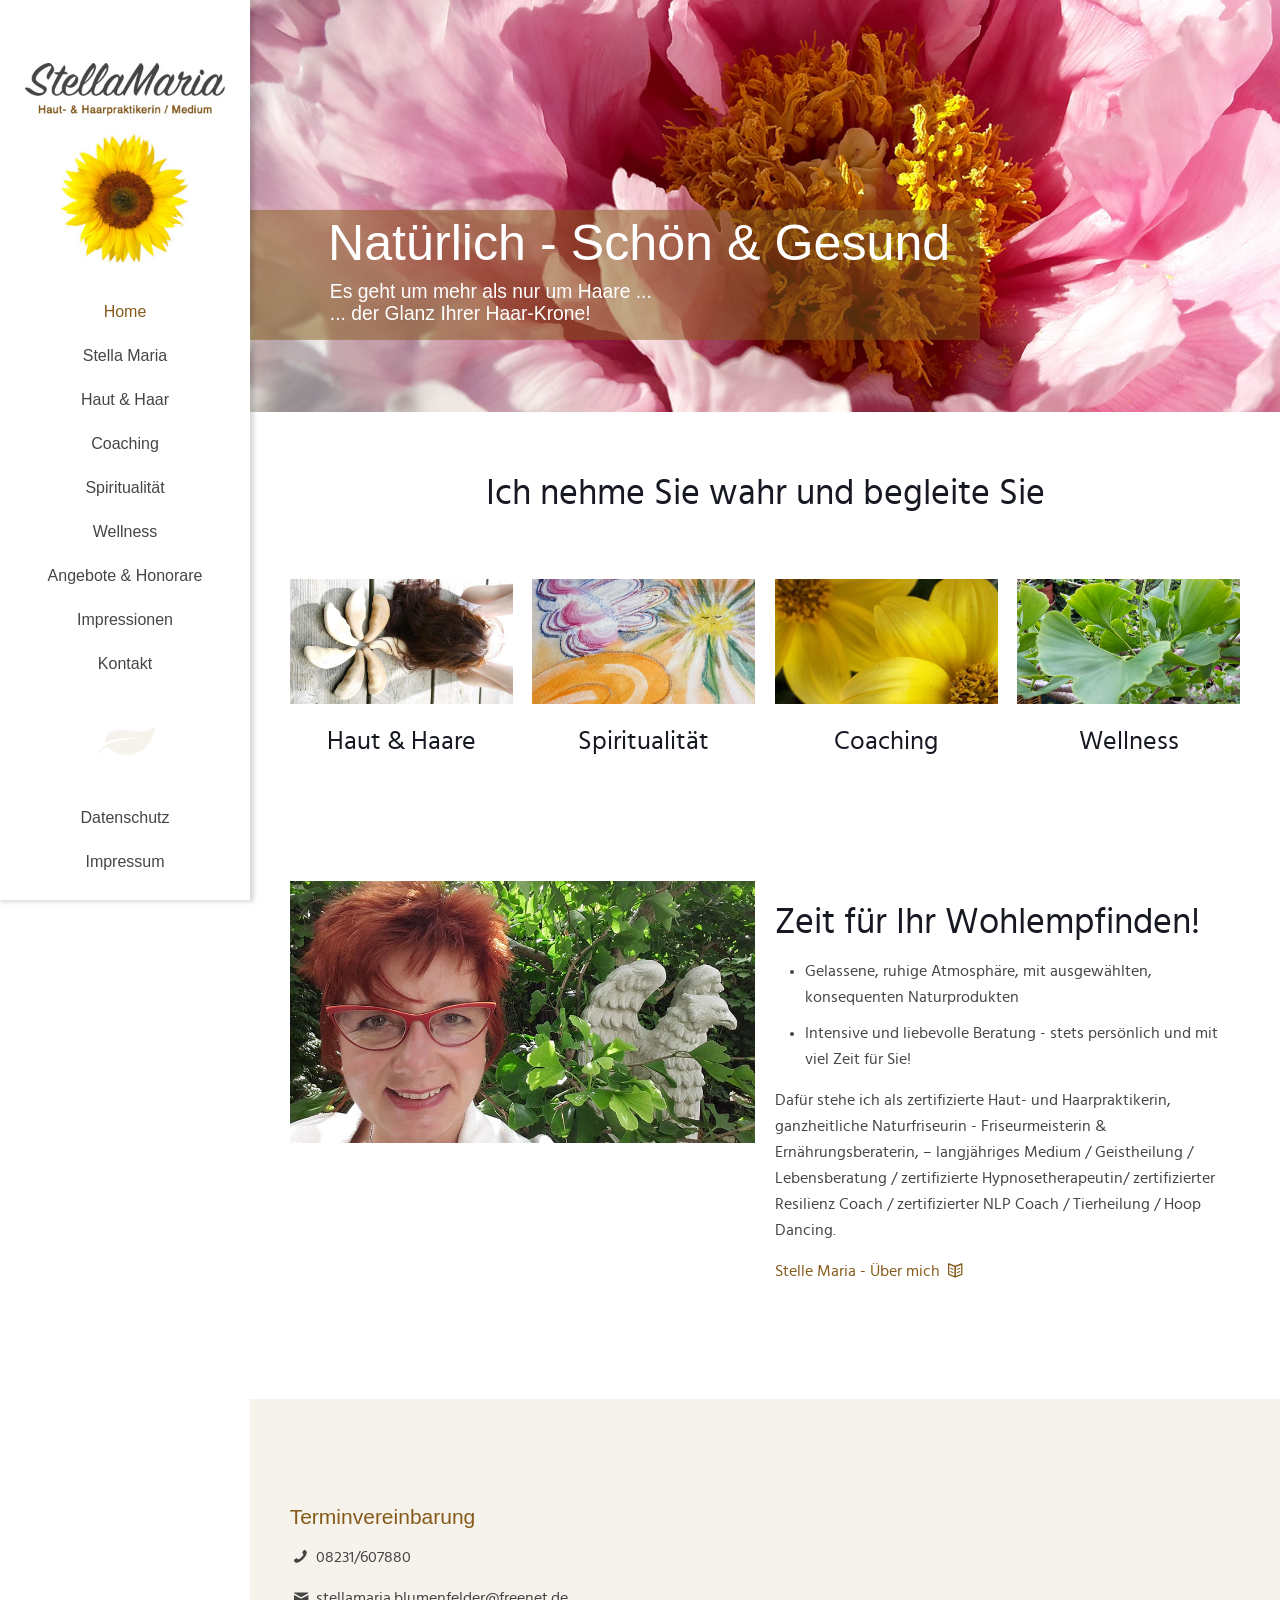
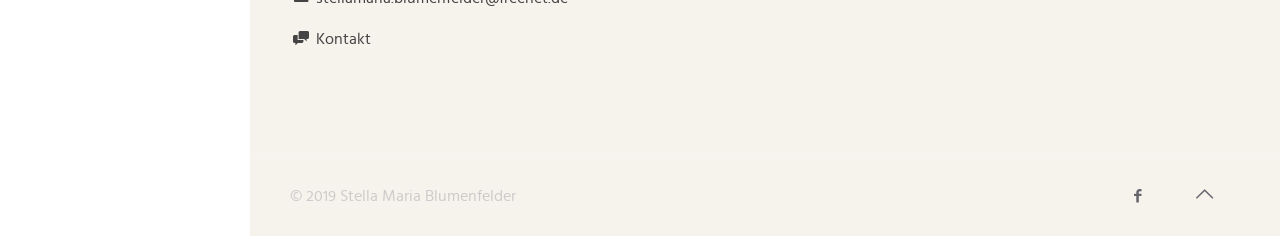
<file: index.html>
<!DOCTYPE html>
<html lang="de">
<head>
<meta charset="UTF-8">
<meta name="viewport" content="width=device-width, initial-scale=1, maximum-scale=1">
<title>StellaMaria – Haut- &amp; Haarpraktikerin und Medium</title>
<meta name="description" content="Haut- und Haarpraktikerin">
<link rel="icon" href="images/logo-sonnenblume-1.jpg">
<link rel="stylesheet" href="css/base.css">
<link rel="stylesheet" href="css/layout.css">
<link rel="stylesheet" href="css/shortcodes.css">
<link rel="stylesheet" href="css/animations.min.css">
<link rel="stylesheet" href="css/responsive.css">
<link rel="stylesheet" href="css/dynamic.css">
<link rel="stylesheet" href="css/child.css">
<link rel="stylesheet" href="css/custom.css">
<link rel="stylesheet" href="css/replica.css">
</head>
<body class="home page-template-default page page-id-1896 template-slider  color-custom style-default button-round layout-full-width if-zoom header-creative header-open sticky-header sticky-tb-color ab-hide subheader-both-left menu-line-below-80-1 menuo-right menuo-no-borders mobile-tb-center mobile-side-slide mobile-mini-mr-ll be-21471">
<div id="Header_creative" class="">
	<a href="#" class="creative-menu-toggle"><i class="icon-menu-fine"></i></a>
	<div class="creative-social"><ul class="social"><li class="facebook"><a target="_blank" href="#" title="Facebook"><i class="icon-facebook"></i></a></li></ul></div>
	<div class="creative-wrapper">
		<div class="header_placeholder"></div>
		<div id="Top_bar">
			<div class="one clearfix">
				<div class="top_bar_left">
					<div class="logo"><a id="logo" href="index.html" title="StellaMaria" data-height="200" data-padding="15"><img class="logo-main scale-with-grid" src="images/logo-sonnenblume-1.jpg" data-retina="" data-height="300" alt="logo-sonnenblume-1" data-no-retina /><img class="logo-sticky scale-with-grid" src="images/logo-sonnenblume-sticky-1.jpg" data-retina="" data-height="84" alt="logo-sonnenblume-sticky-1" data-no-retina /><img class="logo-mobile scale-with-grid" src="images/logo-sonnenblume-1.jpg" data-retina="" data-height="300" alt="logo-sonnenblume-1" data-no-retina /><img class="logo-mobile-sticky scale-with-grid" src="images/spiritualitaet-2.jpg" data-retina="" data-height="460" alt="spiritualitaet" data-no-retina /></a></div>
					<div class="menu_wrapper">
						<nav id="menu"><ul id="menu-wm-mainmenu" class="menu menu-main"><li id="menu-item-2176" class="menu-item menu-item-type-custom menu-item-object-custom current-menu-item current_page_item menu-item-home"><a href="index.html"><span>Home</span></a></li>
<li id="menu-item-1905" class="menu-item menu-item-type-post_type menu-item-object-page"><a href="https://stellamaria-naturfriseurin.com/stella-maria/"><span>Stella Maria</span></a></li>
<li id="menu-item-2004" class="menu-item menu-item-type-post_type menu-item-object-page menu-item-has-children"><a href="https://stellamaria-naturfriseurin.com/haut-und-haar/"><span>Haut &#038; Haar</span></a>
<ul class="sub-menu">
	<li id="menu-item-2035" class="menu-item menu-item-type-post_type menu-item-object-page"><a href="https://stellamaria-naturfriseurin.com/haut-und-haar/haarsprechstunde/"><span>Haarsprechstunde</span></a></li>
	<li id="menu-item-2036" class="menu-item menu-item-type-post_type menu-item-object-page"><a href="https://stellamaria-naturfriseurin.com/haut-und-haar/meridian-buerstenmassage/"><span>Meridian-Bürstenmassage</span></a></li>
	<li id="menu-item-2038" class="menu-item menu-item-type-post_type menu-item-object-page"><a href="https://stellamaria-naturfriseurin.com/haut-und-haar/haar-reading-persoenliche-lebens-geschichte/"><span>Haar-Reading</span></a></li>
	<li id="menu-item-2039" class="menu-item menu-item-type-post_type menu-item-object-page"><a href="https://stellamaria-naturfriseurin.com/haut-und-haar/energetischer-haarschnitt/"><span>Energetischer Haarschnitt</span></a></li>
	<li id="menu-item-2040" class="menu-item menu-item-type-post_type menu-item-object-page"><a href="https://stellamaria-naturfriseurin.com/haut-und-haar/haar-mineral-analyse/"><span>Haar-Mineral-Analyse</span></a></li>
	<li id="menu-item-2041" class="menu-item menu-item-type-post_type menu-item-object-page"><a href="https://stellamaria-naturfriseurin.com/haut-und-haar/100-haarpflanzenfarbe/"><span>100% Haarpflanzenfarbe</span></a></li>
</ul>
</li>
<li id="menu-item-2005" class="menu-item menu-item-type-post_type menu-item-object-page menu-item-has-children"><a href="https://stellamaria-naturfriseurin.com/coaching/"><span>Coaching</span></a>
<ul class="sub-menu">
	<li id="menu-item-2042" class="menu-item menu-item-type-post_type menu-item-object-page"><a href="https://stellamaria-naturfriseurin.com/coaching/medizinische-hypnose/"><span>Medizinische Hypnose</span></a></li>
	<li id="menu-item-2043" class="menu-item menu-item-type-post_type menu-item-object-page"><a href="https://stellamaria-naturfriseurin.com/coaching/zertifizierte-resilienz/"><span>Zertifizierte Resilienz</span></a></li>
	<li id="menu-item-2044" class="menu-item menu-item-type-post_type menu-item-object-page"><a href="https://stellamaria-naturfriseurin.com/coaching/nlp-practitioner/"><span>NLP-Practitioner</span></a></li>
	<li id="menu-item-2110" class="menu-item menu-item-type-post_type menu-item-object-page"><a href="https://stellamaria-naturfriseurin.com/coaching/lebensberatung-telefonisches-coaching/"><span>Lebensberatung</span></a></li>
</ul>
</li>
<li id="menu-item-2006" class="menu-item menu-item-type-post_type menu-item-object-page menu-item-has-children"><a href="https://stellamaria-naturfriseurin.com/spiritualitaet/"><span>Spiritualität</span></a>
<ul class="sub-menu">
	<li id="menu-item-2047" class="menu-item menu-item-type-post_type menu-item-object-page"><a href="https://stellamaria-naturfriseurin.com/spiritualitaet/medium/"><span>Medium</span></a></li>
	<li id="menu-item-2048" class="menu-item menu-item-type-post_type menu-item-object-page"><a href="https://stellamaria-naturfriseurin.com/spiritualitaet/tierheilung/"><span>Tierheilung</span></a></li>
</ul>
</li>
<li id="menu-item-2007" class="menu-item menu-item-type-post_type menu-item-object-page menu-item-has-children"><a href="https://stellamaria-naturfriseurin.com/wellness/"><span>Wellness</span></a>
<ul class="sub-menu">
	<li id="menu-item-2049" class="menu-item menu-item-type-post_type menu-item-object-page"><a href="https://stellamaria-naturfriseurin.com/wellness/aura-massage-ausgleich/"><span>Aura-Massage-Ausgleich</span></a></li>
	<li id="menu-item-2050" class="menu-item menu-item-type-post_type menu-item-object-page"><a href="https://stellamaria-naturfriseurin.com/wellness/spezial-kopf-gesichts-massage/"><span>Spezial-Kopf- &#038; Gesichts-Massage</span></a></li>
	<li id="menu-item-2123" class="menu-item menu-item-type-post_type menu-item-object-page"><a href="https://stellamaria-naturfriseurin.com/wellness/hoop-dancing/"><span>Hoop-Dancing</span></a></li>
	<li id="menu-item-2052" class="menu-item menu-item-type-post_type menu-item-object-page"><a href="https://stellamaria-naturfriseurin.com/wellness/klangschale-und-gong/"><span>Klangschale und Gong</span></a></li>
	<li id="menu-item-2053" class="menu-item menu-item-type-post_type menu-item-object-page"><a href="https://stellamaria-naturfriseurin.com/wellness/ferienprogramm/"><span>Ferienprogramm</span></a></li>
</ul>
</li>
<li id="menu-item-2008" class="menu-item menu-item-type-post_type menu-item-object-page"><a href="https://stellamaria-naturfriseurin.com/angebote-honorare/"><span>Angebote &#038; Honorare</span></a></li>
<li id="menu-item-2156" class="menu-item menu-item-type-post_type menu-item-object-page"><a href="https://stellamaria-naturfriseurin.com/impressionen-referenzen/"><span>Impressionen</span></a></li>
<li id="menu-item-2009" class="menu-item menu-item-type-post_type menu-item-object-page"><a href="https://stellamaria-naturfriseurin.com/kontakt/"><span>Kontakt</span></a></li>
<li id="menu-item-2054" class="menu-item menu-item-type-post_type menu-item-object-page"><a href="https://stellamaria-naturfriseurin.com/datenschutz/"><span>Datenschutz</span></a></li>
<li id="menu-item-2055" class="menu-item menu-item-type-post_type menu-item-object-page"><a href="https://stellamaria-naturfriseurin.com/impressum/"><span>Impressum</span></a></li>
</ul></nav><a class="responsive-menu-toggle " href="#"><i class="icon-menu-fine"></i></a>					</div>
					<div class="search_wrapper">
						<form method="get" id="searchform" action="https://stellamaria-naturfriseurin.com/">
							<i class="icon_search icon-search-fine"></i>
							<a href="#" class="icon_close"><i class="icon-cancel-fine"></i></a>
							<input type="text" class="field" name="s" id="s" placeholder="Enter your search" />
							<input type="submit" class="submit" value="" style="display:none;" />
						</form>
					</div>
				</div>
				<div class="banner_wrapper">
									</div>
			</div>
		</div>
		<div id="Action_bar" class="creative">
			<ul class="social"><li class="facebook"><a target="_blank" href="#" title="Facebook"><i class="icon-facebook"></i></a></li></ul>		</div>
	</div>
</div>
	<div id="Wrapper">
		<div id="Header_wrapper" class="" >
			<header id="Header"><div class="mfn-main-slider" id="mfn-rev-slider">
<div id="rev_slider_4_1_wrapper" class="rs-replica">
	<div class="rs-bg" style="background-image:url(images/wellness-1.jpg)"></div>
	<div class="rs-grid">
		<div class="rs-layer rs-shape" id="slide-17-layer-7"></div>
		<h1 class="rs-layer rs-title" id="slide-17-layer-1">Natürlich - Schön &amp; Gesund </h1>
		<div class="rs-layer rs-sub" id="slide-17-layer-2">Es geht um mehr als nur um Haare ... <br>
... der Glanz Ihrer Haar-Krone!</div>
	</div>
</div>
</div></header>
		</div>
<div id="Content">
	<div class="content_wrapper clearfix">
		<div class="sections_group">
			<div class="entry-content" itemprop="mainContentOfPage">
				<div class="section mcb-section mcb-section-9wfglct8w"  style="padding-top:60px;padding-bottom:30px;background-color:#ffffff" ><div class="section_wrapper mcb-section-inner"><div class="wrap mcb-wrap mcb-wrap-674n4i24u one  valign-top clearfix" style=""  ><div class="mcb-wrap-inner"><div class="column mcb-column mcb-item-jijcc903t one column_column"><div class="column_attr clearfix align_center animate" data-anim-type="zoomInUp" style=""><h2 >Ich nehme Sie wahr und begleite Sie</h2></div></div></div></div><div class="wrap mcb-wrap mcb-wrap-0ytn5isdq one  valign-top clearfix" style=""  ><div class="mcb-wrap-inner"><div class="column mcb-column mcb-item-podukdata one-fourth column_icon_box"><div class="animate" data-anim-type="fadeInUp"><div class="icon_box icon_position_top no_border"><a class="" href="https://stellamaria-naturfriseurin.com/leistungen/haut-und-haar/"  ><div class="image_wrapper"><img src="images/haut-und-haar-1.jpg" class="scale-with-grid" alt="haut-und-haar" width="820" height="460"/></div><div class="desc_wrapper"><h3 class="title">Haut &amp; Haare</h3></div></a></div>
</div>
</div><div class="column mcb-column mcb-item-gl3yddrz2 one-fourth column_icon_box"><div class="animate" data-anim-type="fadeInUp"><div class="icon_box icon_position_top no_border"><a class="" href="https://stellamaria-naturfriseurin.com/spiritualitaet/"  ><div class="image_wrapper"><img src="images/spiritualitaet-2.jpg" class="scale-with-grid" alt="spiritualitaet" width="820" height="460"/></div><div class="desc_wrapper"><h3 class="title">Spiritualität</h3></div></a></div>
</div>
</div><div class="column mcb-column mcb-item-acf83pstv one-fourth column_icon_box"><div class="animate" data-anim-type="fadeInUp"><div class="icon_box icon_position_top no_border"><a class="" href="https://stellamaria-naturfriseurin.com/coaching/"  ><div class="image_wrapper"><img src="images/coaching-1.jpg" class="scale-with-grid" alt="coaching" width="820" height="460"/></div><div class="desc_wrapper"><h3 class="title">Coaching</h3></div></a></div>
</div>
</div><div class="column mcb-column mcb-item-mirjbxzpi one-fourth column_icon_box"><div class="animate" data-anim-type="fadeInUp"><div class="icon_box icon_position_top no_border"><a class="" href="https://stellamaria-naturfriseurin.com/wellness/"  ><div class="image_wrapper"><img src="images/wellness-2.jpg" class="scale-with-grid" alt="wellness" width="820" height="460"/></div><div class="desc_wrapper"><h3 class="title">Wellness</h3></div></a></div>
</div>
</div></div></div></div></div><div class="section mcb-section mcb-section-03uqzkk1s"  style="padding-top:30px;padding-bottom:60px;background-color:" ><div class="section_wrapper mcb-section-inner"><div class="wrap mcb-wrap mcb-wrap-b22f8yc14 one  valign-top clearfix" style=""  ><div class="mcb-wrap-inner"><div class="column mcb-column mcb-item-fx4l9u2tu one-second column_image"><div class="animate" data-anim-type="fadeIn"><div class="image_frame image_item no_link scale-with-grid no_border" ><div class="image_wrapper"><img class="scale-with-grid" src="images/stella-maria-koenigsbrunn.jpg" alt="stella-maria-koenigsbrunn" title="stella-maria-koenigsbrunn" width="820" height="460"/></div></div>
</div>
</div><div class="column mcb-column mcb-item-ruqhraf6o one-second column_column"><div class="column_attr clearfix animate" data-anim-type="fadeInRight" style=""><h2 style="padding-top:20px;">Zeit für Ihr Wohlempfinden!</h2>
<ul>
<li>Gelassene, ruhige Atmosphäre, mit ausgewählten, konsequenten Naturprodukten</li>
<li>Intensive und liebevolle Beratung - stets persönlich und mit viel Zeit für Sie!</li>
</ul>
<p>Dafür stehe ich als zertifizierte Haut- und Haarpraktikerin, ganzheitliche Naturfriseurin - Friseurmeisterin & Ernährungsberaterin, – langjähriges Medium / Geistheilung / Lebensberatung / zertifizierte Hypnosetherapeutin/ zertifizierter Resilienz Coach / zertifizierter NLP Coach / Tierheilung / Hoop Dancing.</p>
<p><a href="https://stellamaria-naturfriseurin.com/stella-maria/" class="scroll">Stelle Maria - Über mich <i class="icon-book-open"></i></a></p>
</div></div></div></div></div></div><div class="section the_content no_content"><div class="section_wrapper"><div class="the_content_wrapper"></div></div></div>
				<div class="section section-page-footer">
					<div class="section_wrapper clearfix">
						<div class="column one page-pager">
													</div>
					</div>
				</div>
			</div>
		</div>
	</div>
</div>
	<footer id="Footer" class="clearfix">
		<div class="widgets_wrapper"><div class="container"><div class="column one"><aside id="custom_html-2" class="widget_text widget widget_custom_html"><h4>Terminvereinbarung</h4><div class="textwidget custom-html-widget"><p><a href="tel:+498231607880"><i class="icon-phone"></i> 08231/607880</a></p>
<p><a href="mailto:stellamaria.blumenfelder@freenet.de"><i class="icon-mail"></i> stellamaria.blumenfelder@freenet.de</a></p>
<p><a href="https://stellamaria-naturfriseurin.com/kontakt/"><i class="icon-chat"></i> Kontakt</a></p>
</div></aside></div></div></div>
			<div class="footer_copy">
				<div class="container">
					<div class="column one">
						<a id="back_to_top" class="button button_js" href=""><i class="icon-up-open-big"></i></a>
						<div class="copyright">
							© 2019 Stella Maria Blumenfelder						</div>
						<ul class="social"><li class="facebook"><a target="_blank" href="#" title="Facebook"><i class="icon-facebook"></i></a></li></ul>
					</div>
				</div>
			</div>
	</footer>
</div>
<div id="Side_slide" class="right dark" data-width="250"><div class="close-wrapper"><a href="#" class="close"><i class="icon-cancel-fine"></i></a></div><div class="extras"><div class="extras-wrapper"></div></div><div class="lang-wrapper"></div><div class="menu_wrapper"></div><ul class="social"><li class="facebook"><a target="_blank" href="#" title="Facebook"><i class="icon-facebook"></i></a></li></ul></div><div id="body_overlay"></div>

<script src="js/main.js"></script>
</body>
</html>
</file>
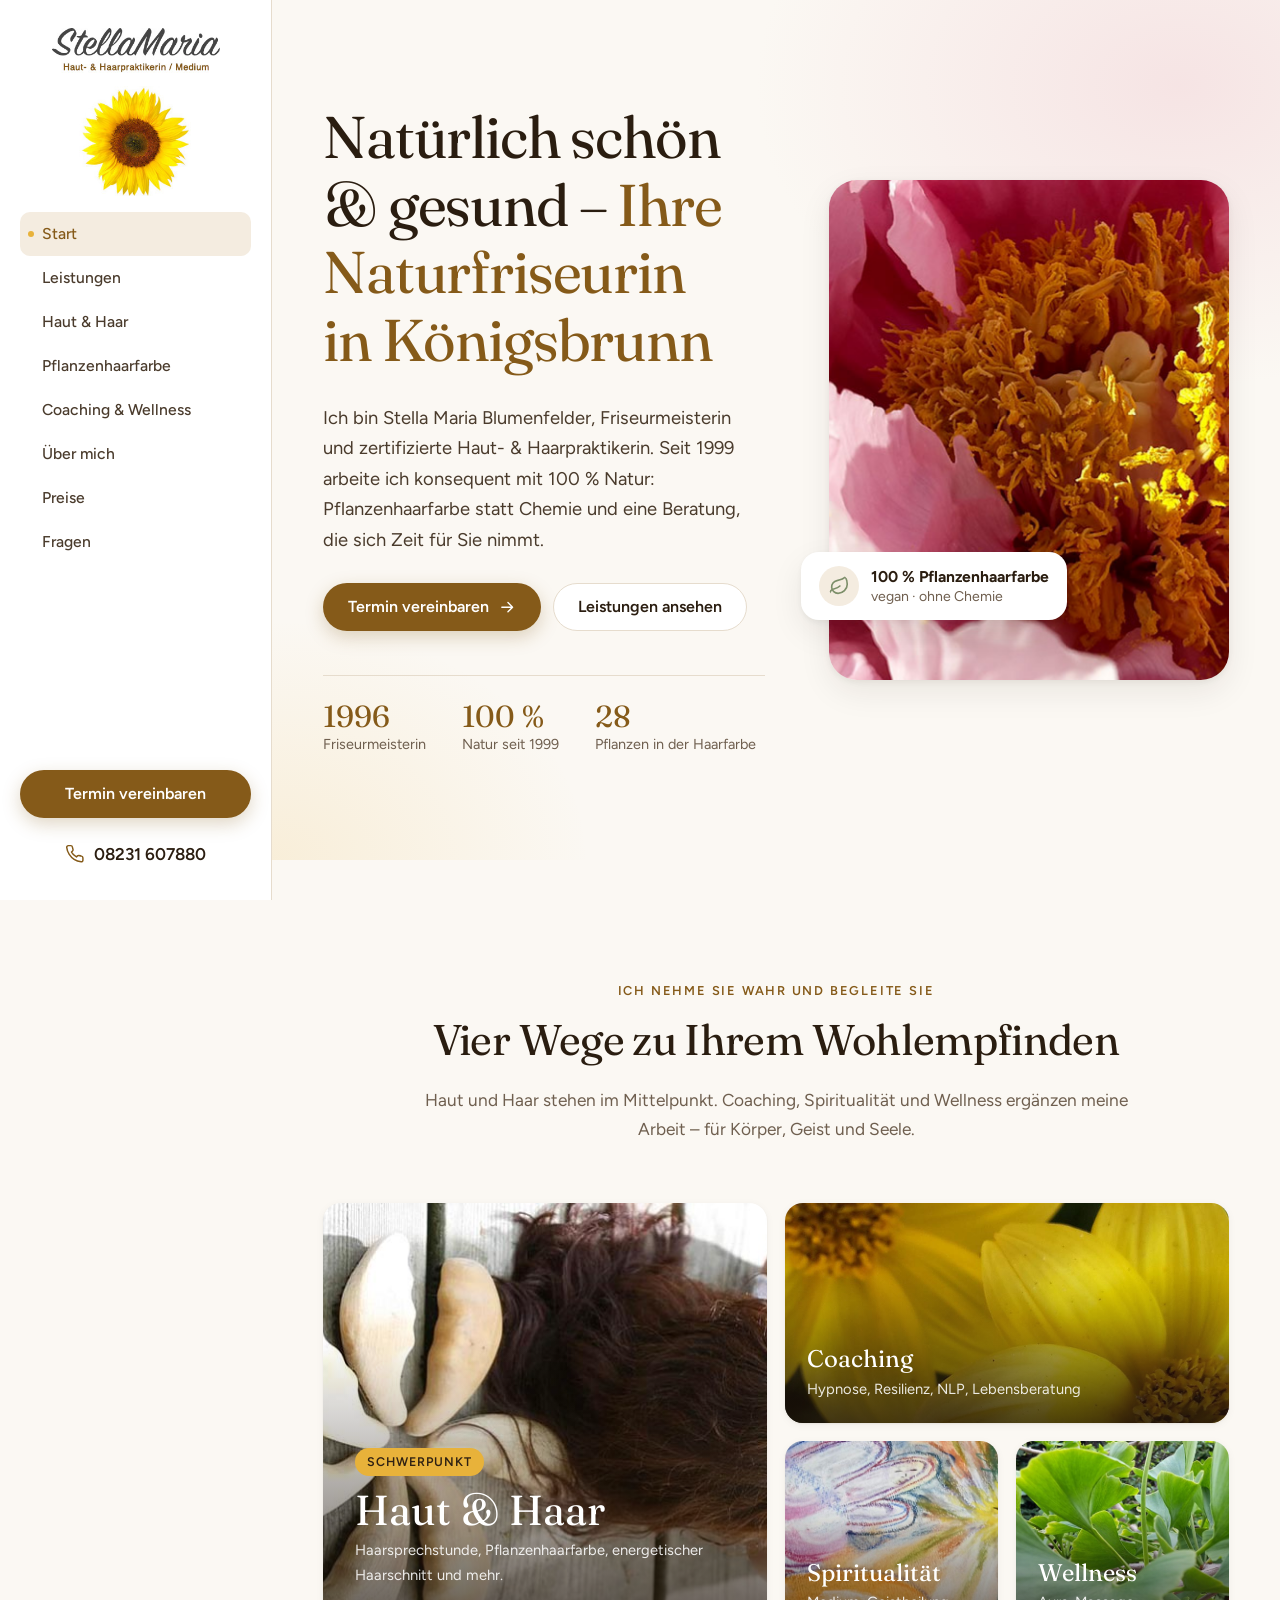
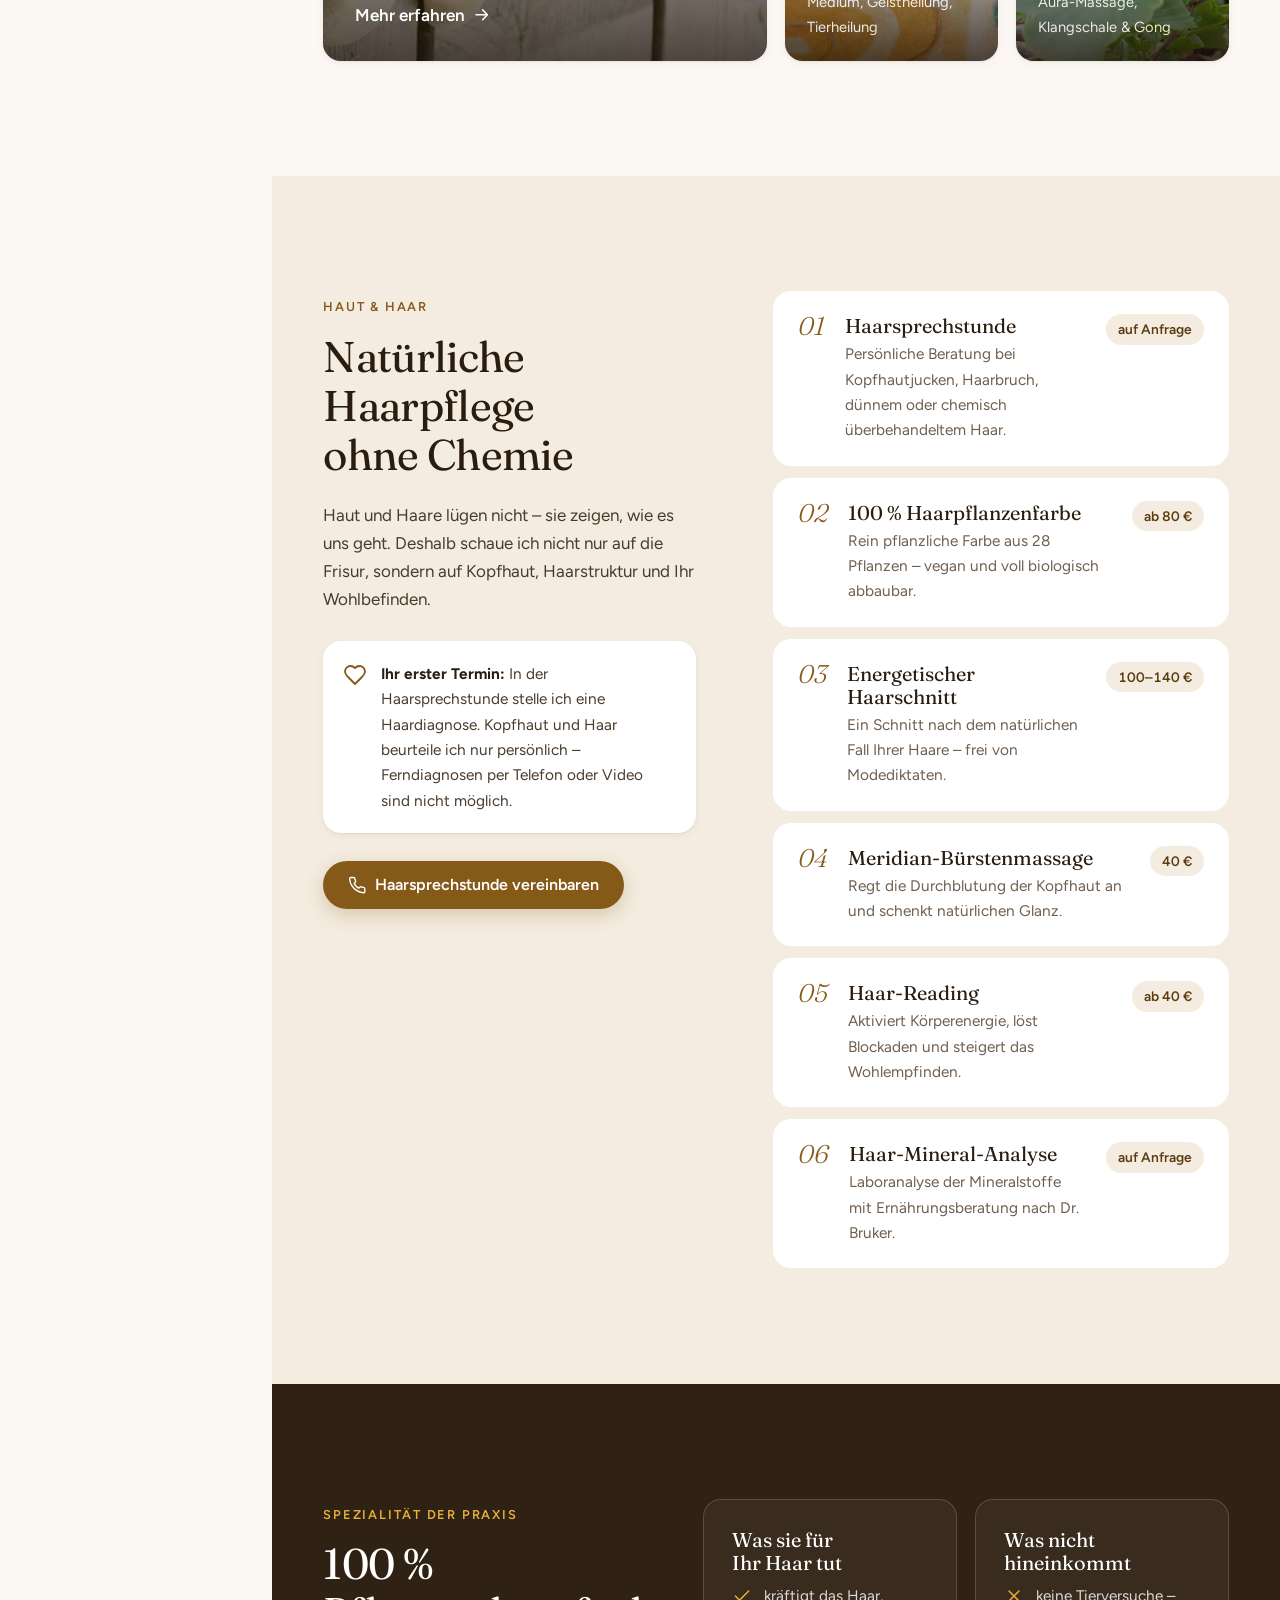
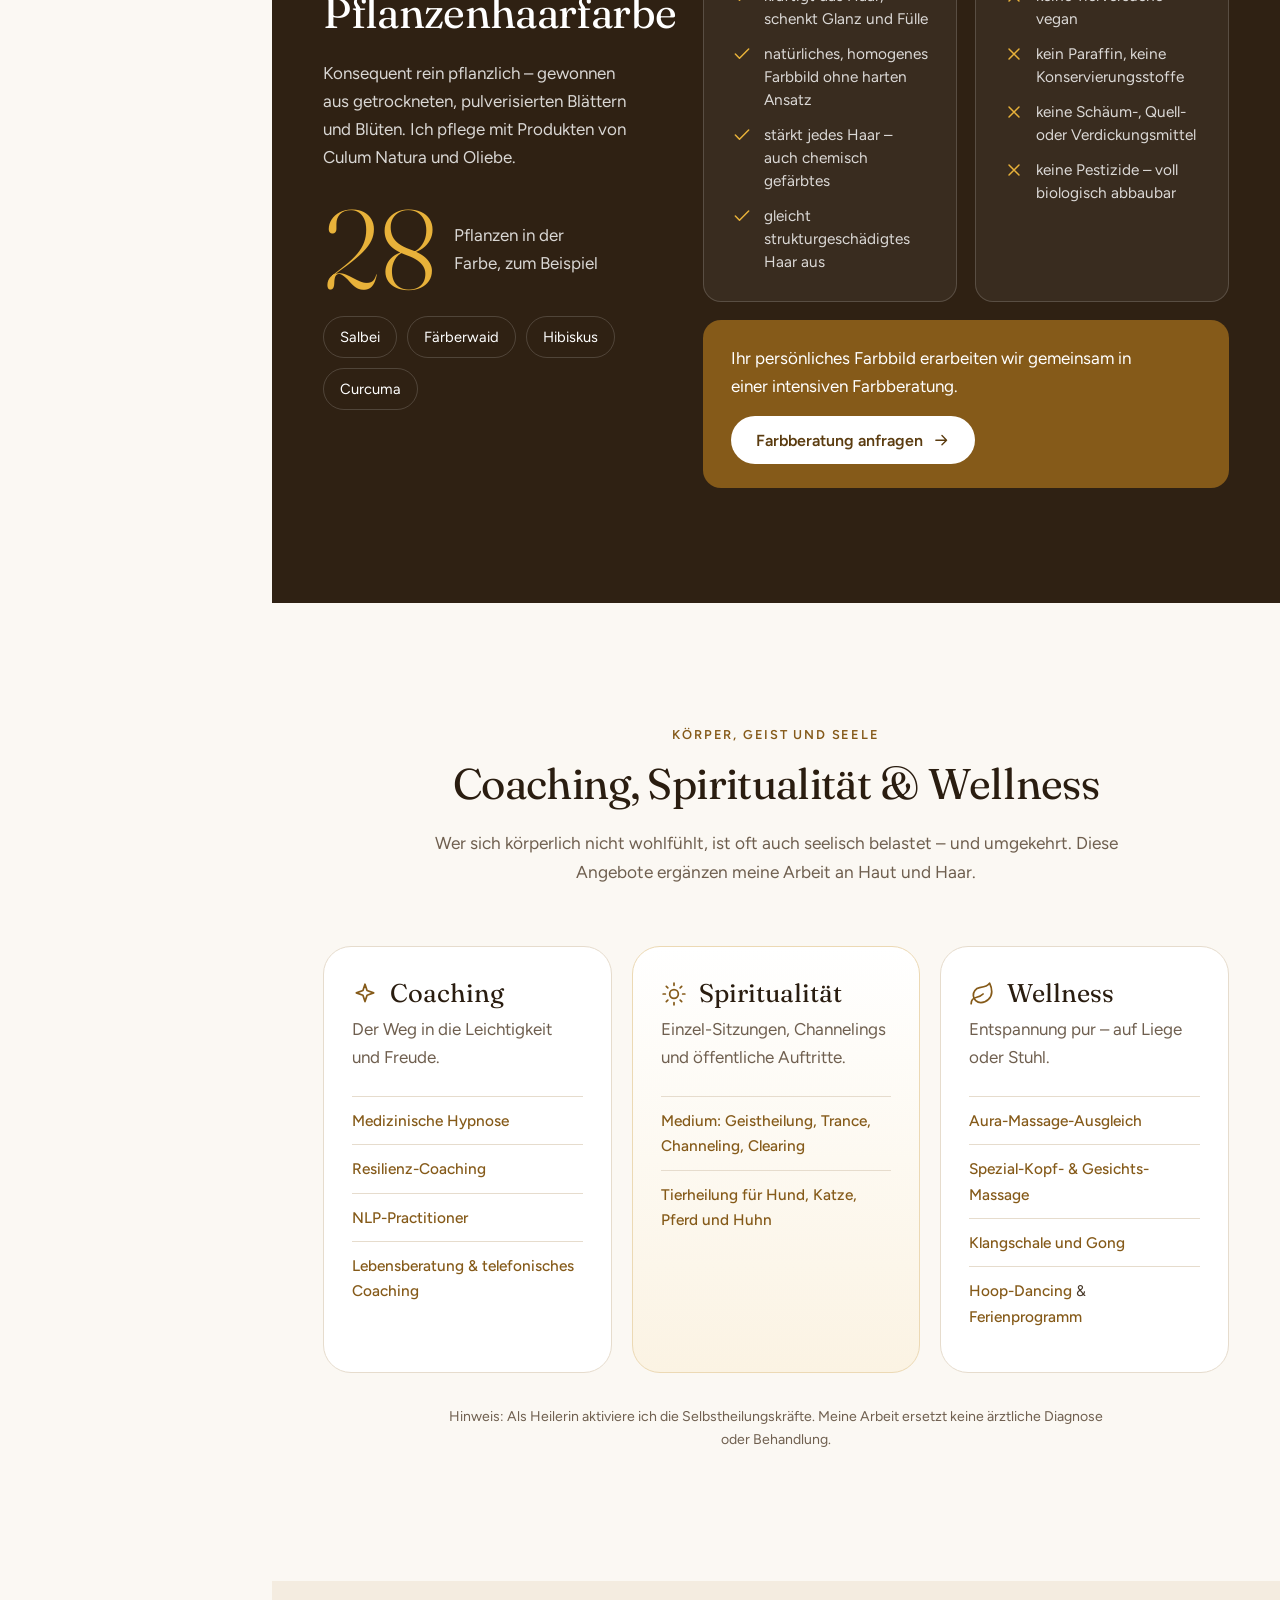
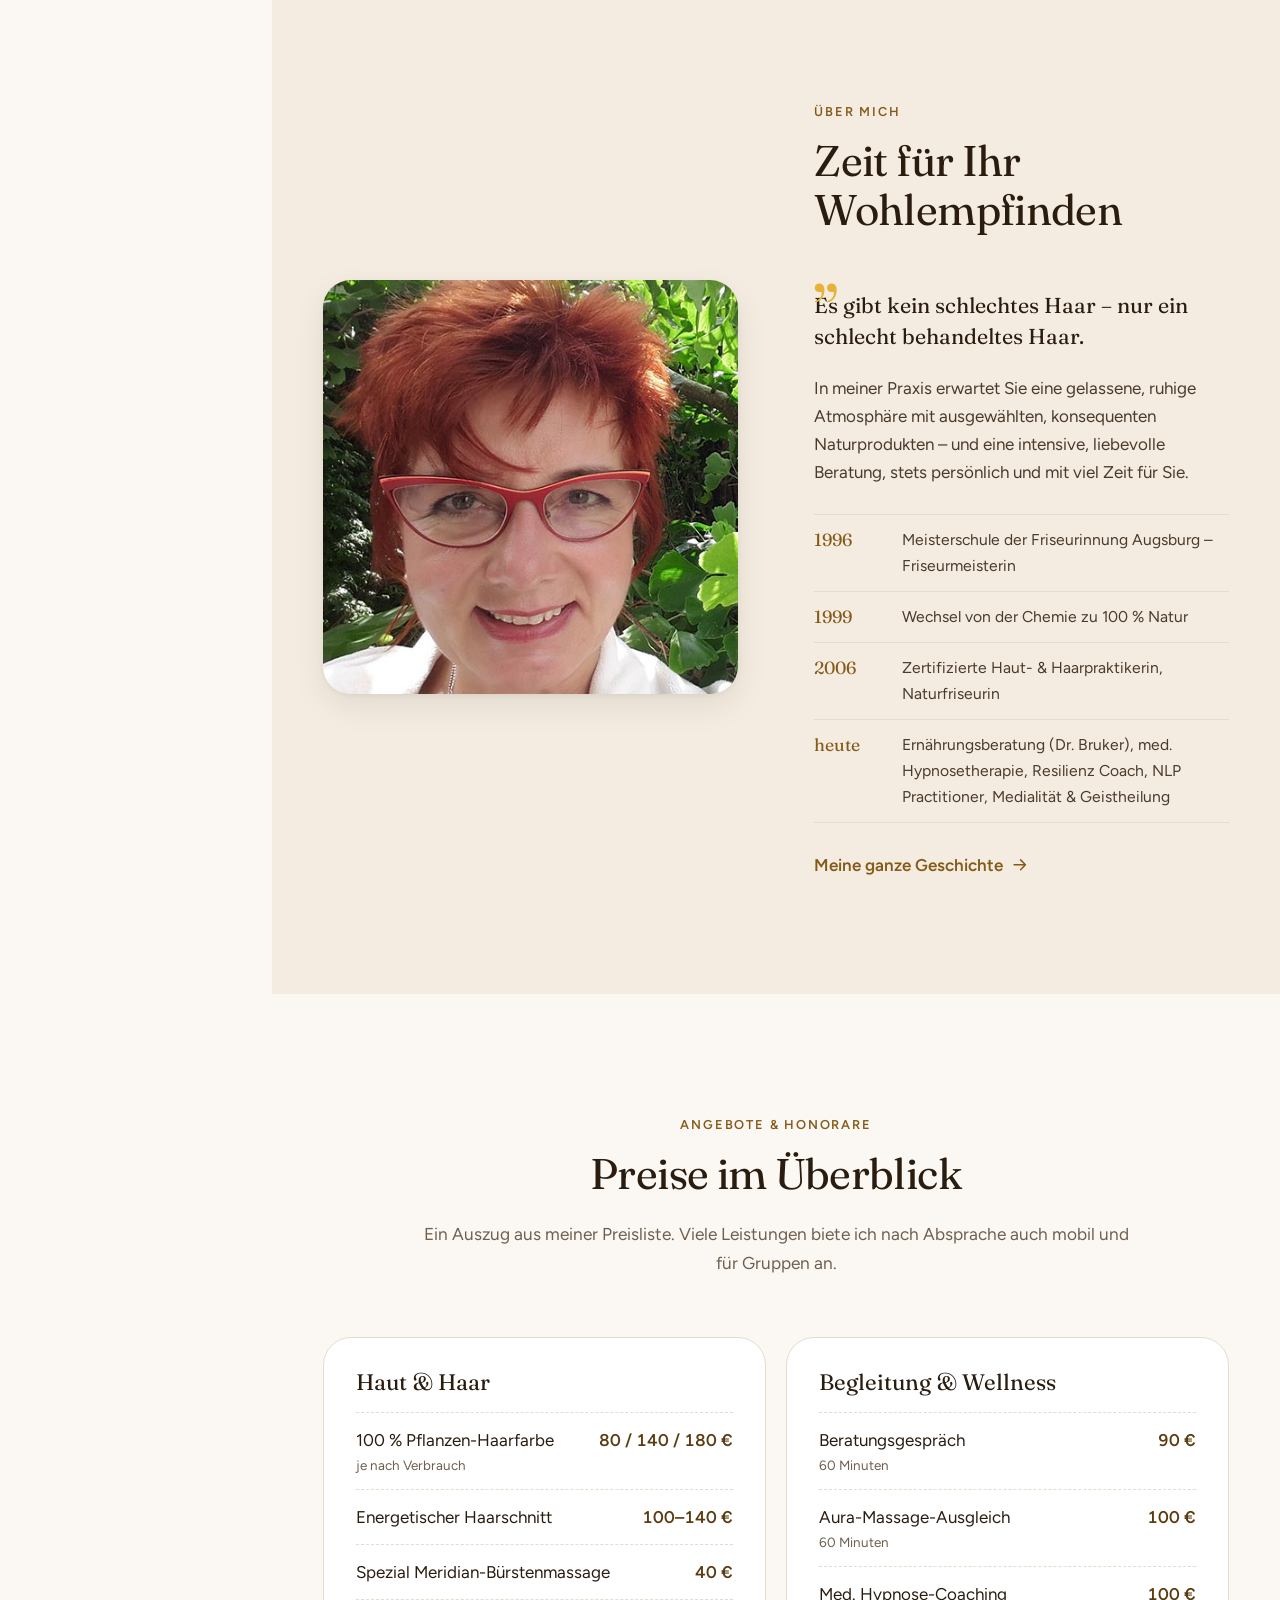
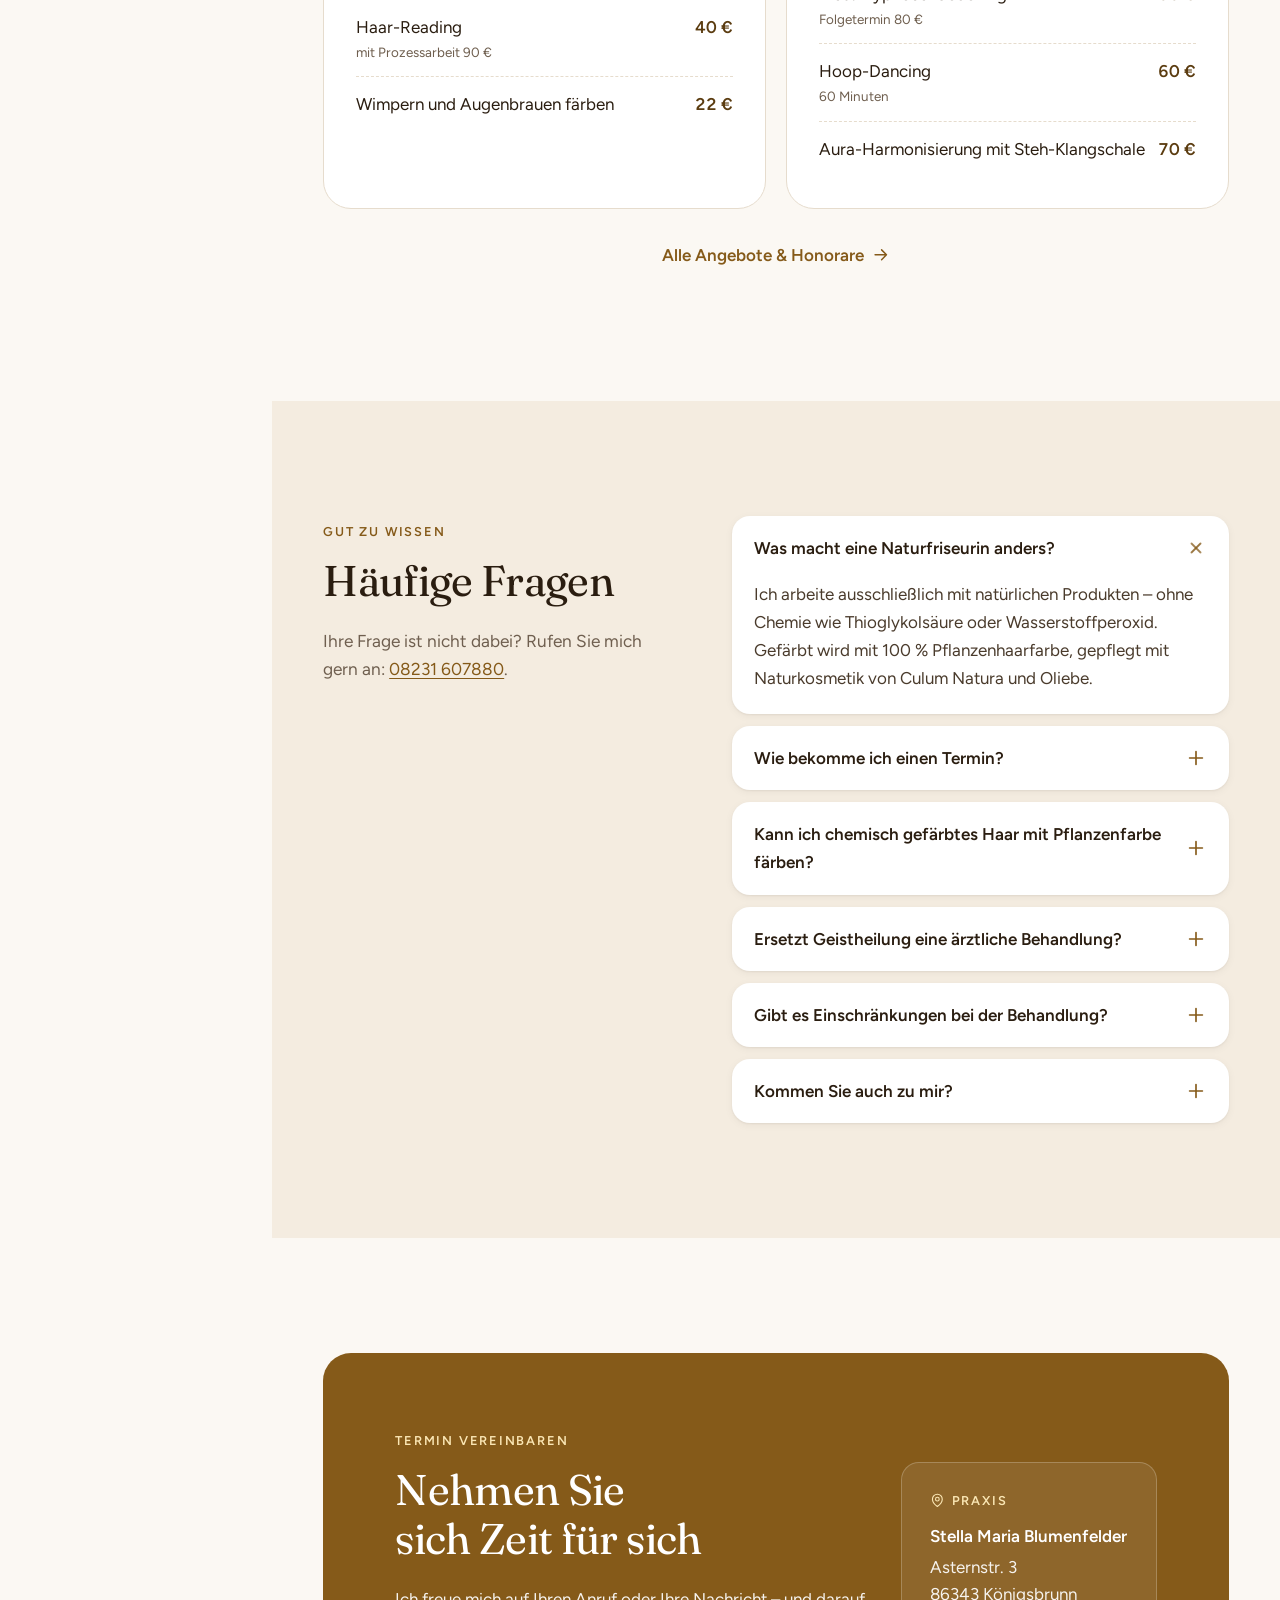
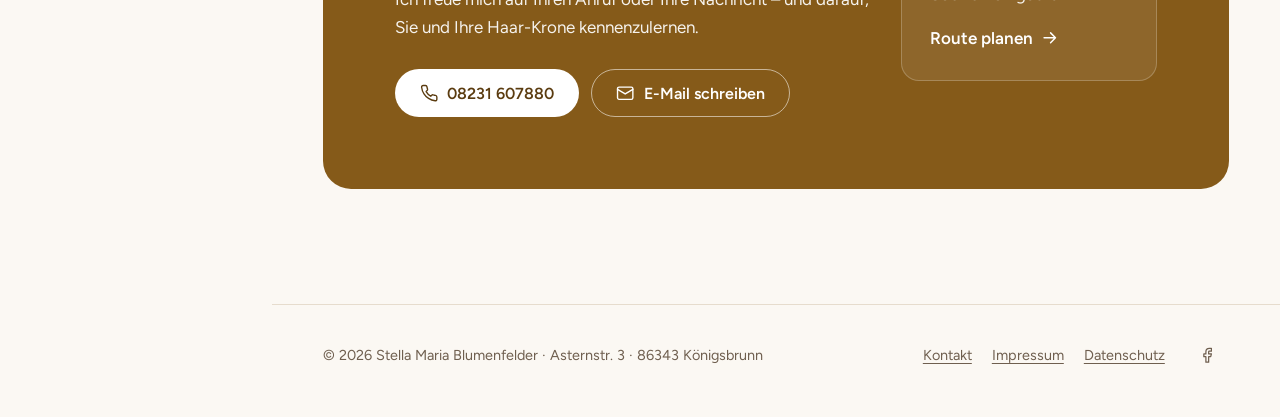
<file: modern/index.html>
<!DOCTYPE html>
<html lang="de">
<head>
<meta charset="UTF-8">
<meta name="viewport" content="width=device-width, initial-scale=1">
<title>Naturfriseurin in Königsbrunn – Pflanzenhaarfarbe | StellaMaria</title>
<meta name="description" content="Stella Maria Blumenfelder, Friseurmeisterin &amp; Naturfriseurin in Königsbrunn: 100 % Pflanzenhaarfarbe, Haarsprechstunde, energetischer Haarschnitt, Coaching &amp; Wellness. Termin: 08231 607880.">
<link rel="canonical" href="https://stellamaria-naturfriseurin.com/">
<meta name="robots" content="index, follow">
<meta name="theme-color" content="#f7f1e8">
<meta property="og:type" content="website">
<meta property="og:locale" content="de_DE">
<meta property="og:site_name" content="StellaMaria">
<meta property="og:title" content="Naturfriseurin in Königsbrunn – StellaMaria">
<meta property="og:description" content="100 % Pflanzenhaarfarbe, Haarsprechstunde und ganzheitliche Haarpflege ohne Chemie – persönlich und mit viel Zeit für Sie.">
<meta property="og:url" content="https://stellamaria-naturfriseurin.com/">
<meta property="og:image" content="https://stellamaria-naturfriseurin.com/wp-content/uploads/2019/12/stella-maria-koenigsbrunn.jpg">
<link rel="icon" href="../images/logo-sonnenblume-1.jpg">
<link rel="preconnect" href="https://fonts.googleapis.com">
<link rel="preconnect" href="https://fonts.gstatic.com" crossorigin>
<link rel="stylesheet" href="https://fonts.googleapis.com/css2?family=Fraunces:ital,opsz,wght@0,9..144,300..600;1,9..144,300..500&amp;family=Figtree:wght@400;500;600&amp;display=swap">
<link rel="preload" as="image" href="../images/wellness-1.jpg">
<link rel="stylesheet" href="modern.css">
<script>document.documentElement.classList.add('js');</script>
<script type="application/ld+json">
{
 "@context": "https://schema.org",
 "@graph": [
  {
   "@type": "HairSalon",
   "@id": "https://stellamaria-naturfriseurin.com/#praxis",
   "name": "StellaMaria – Naturfriseurin, Haut- & Haarpraktikerin",
   "url": "https://stellamaria-naturfriseurin.com/",
   "image": "https://stellamaria-naturfriseurin.com/wp-content/uploads/2019/12/stella-maria-koenigsbrunn.jpg",
   "logo": "https://stellamaria-naturfriseurin.com/wp-content/uploads/2019/12/logo-sonnenblume-1.jpg",
   "telephone": "+49 8231 607880",
   "email": "stellamaria.blumenfelder@freenet.de",
   "address": {"@type": "PostalAddress", "streetAddress": "Asternstr. 3", "postalCode": "86343", "addressLocality": "Königsbrunn", "addressRegion": "Bayern", "addressCountry": "DE"},
   "areaServed": "Königsbrunn, Augsburg und Umgebung",
   "founder": {"@id": "https://stellamaria-naturfriseurin.com/#stella-maria"},
   "hasOfferCatalog": {
    "@type": "OfferCatalog",
    "name": "Angebote & Honorare",
    "itemListElement": [
     {"@type": "Offer", "itemOffered": {"@type": "Service", "name": "100 % Pflanzen-Haarfarbe"}, "price": "80.00", "priceCurrency": "EUR"},
     {"@type": "Offer", "itemOffered": {"@type": "Service", "name": "Energetischer Haarschnitt"}, "price": "100.00", "priceCurrency": "EUR"},
     {"@type": "Offer", "itemOffered": {"@type": "Service", "name": "Spezial Meridian-Bürstenmassage"}, "price": "40.00", "priceCurrency": "EUR"},
     {"@type": "Offer", "itemOffered": {"@type": "Service", "name": "Haar-Reading"}, "price": "40.00", "priceCurrency": "EUR"},
     {"@type": "Offer", "itemOffered": {"@type": "Service", "name": "Beratungsgespräch (60 Minuten)"}, "price": "90.00", "priceCurrency": "EUR"},
     {"@type": "Offer", "itemOffered": {"@type": "Service", "name": "Aura-Massage-Ausgleich (60 Minuten)"}, "price": "100.00", "priceCurrency": "EUR"},
     {"@type": "Offer", "itemOffered": {"@type": "Service", "name": "Medizinisches Hypnose-Coaching"}, "price": "100.00", "priceCurrency": "EUR"},
     {"@type": "Offer", "itemOffered": {"@type": "Service", "name": "Hoop-Dancing (60 Minuten)"}, "price": "60.00", "priceCurrency": "EUR"}
    ]
   }
  },
  {
   "@type": "Person",
   "@id": "https://stellamaria-naturfriseurin.com/#stella-maria",
   "name": "Stella Maria Blumenfelder",
   "jobTitle": "Friseurmeisterin, Naturfriseurin, Haut- & Haarpraktikerin",
   "url": "https://stellamaria-naturfriseurin.com/stella-maria/",
   "worksFor": {"@id": "https://stellamaria-naturfriseurin.com/#praxis"}
  }
 ]
}
</script>
</head>
<body>
<a class="skip-link" href="#main">Zum Inhalt springen</a>

<svg width="0" height="0" class="sprite" aria-hidden="true">
 <symbol id="i-phone" viewBox="0 0 24 24"><path d="M22 16.9v3a2 2 0 0 1-2.2 2 19.8 19.8 0 0 1-8.6-3.1 19.5 19.5 0 0 1-6-6A19.8 19.8 0 0 1 2.1 4.2 2 2 0 0 1 4.1 2h3a2 2 0 0 1 2 1.7c.1 1 .4 1.9.7 2.8a2 2 0 0 1-.5 2.1L8 9.9a16 16 0 0 0 6 6l1.3-1.3a2 2 0 0 1 2.1-.4c.9.3 1.8.6 2.8.7a2 2 0 0 1 1.7 2z"/></symbol>
 <symbol id="i-mail" viewBox="0 0 24 24"><rect x="2" y="4" width="20" height="16" rx="2"/><path d="m22 7-10 6L2 7"/></symbol>
 <symbol id="i-pin" viewBox="0 0 24 24"><path d="M20 10c0 6-8 12-8 12S4 16 4 10a8 8 0 0 1 16 0z"/><circle cx="12" cy="10" r="3"/></symbol>
 <symbol id="i-arrow" viewBox="0 0 24 24"><path d="M5 12h14M13 6l6 6-6 6"/></symbol>
 <symbol id="i-check" viewBox="0 0 24 24"><path d="M20 6 9 17l-5-5"/></symbol>
 <symbol id="i-x" viewBox="0 0 24 24"><path d="M18 6 6 18M6 6l12 12"/></symbol>
 <symbol id="i-menu" viewBox="0 0 24 24"><path d="M4 7h16M4 12h16M4 17h10"/></symbol>
 <symbol id="i-leaf" viewBox="0 0 24 24"><path d="M11 20A7 7 0 0 1 9.8 6.1C15.5 5 17 4.5 19 2c1 2 2 4.2 2 8 0 5.5-4.8 10-10 10z"/><path d="M2 21c0-3 1.9-5.4 5.1-6C9.5 14.5 12 13 13 12"/></symbol>
 <symbol id="i-sparkle" viewBox="0 0 24 24"><path d="M12 3l1.9 5.8L20 11l-6.1 2.2L12 19l-1.9-5.8L4 11l6.1-2.2z"/></symbol>
 <symbol id="i-heart" viewBox="0 0 24 24"><path d="M19 14c1.5-1.5 3-3.2 3-5.5A5.5 5.5 0 0 0 16.5 3c-1.8 0-3 .5-4.5 2-1.5-1.5-2.7-2-4.5-2A5.5 5.5 0 0 0 2 8.5c0 2.3 1.5 4 3 5.5l7 7z"/></symbol>
 <symbol id="i-sun" viewBox="0 0 24 24"><circle cx="12" cy="12" r="4"/><path d="M12 2v2M12 20v2M4.9 4.9l1.4 1.4M17.7 17.7l1.4 1.4M2 12h2M20 12h2M4.9 19.1l1.4-1.4M17.7 6.3l1.4-1.4"/></symbol>
 <symbol id="i-plus" viewBox="0 0 24 24"><path d="M12 5v14M5 12h14"/></symbol>
 <symbol id="i-facebook" viewBox="0 0 24 24"><path d="M18 2h-3a5 5 0 0 0-5 5v3H7v4h3v8h4v-8h3l1-4h-4V7a1 1 0 0 1 1-1h3z"/></symbol>
</svg>

<!-- Sidebar header (desktop) / top bar + drawer (mobile) -->
<header class="sidebar" id="sidebar">
 <div class="sidebar-top">
  <a class="brand" href="#start" aria-label="StellaMaria – zur Startseite">
   <img class="brand-logo" src="../images/logo-sonnenblume-1.jpg" alt="StellaMaria – Haut- & Haarpraktikerin, Medium" width="300" height="300">
   <img class="brand-mini" src="../images/logo-sonnenblume-sticky-1.jpg" alt="StellaMaria" width="396" height="84">
  </a>
  <button class="menu-btn" type="button" aria-expanded="false" aria-controls="sidebar-panel">
   <svg class="icon"><use href="#i-menu"/></svg><span class="menu-btn-label">Menü</span>
  </button>
 </div>

 <div class="sidebar-panel" id="sidebar-panel">
  <nav class="nav" aria-label="Hauptnavigation">
   <ul>
    <li><a href="#start" class="is-active">Start</a></li>
    <li><a href="#leistungen">Leistungen</a></li>
    <li><a href="#haut-und-haar">Haut &amp; Haar</a></li>
    <li><a href="#pflanzenhaarfarbe">Pflanzenhaarfarbe</a></li>
    <li><a href="#begleitung">Coaching &amp; Wellness</a></li>
    <li><a href="#ueber-mich">Über mich</a></li>
    <li><a href="#preise">Preise</a></li>
    <li><a href="#fragen">Fragen</a></li>
   </ul>
  </nav>

  <div class="sidebar-foot">
   <a class="btn btn-primary btn-block" href="#termin">Termin vereinbaren</a>
   <a class="sidebar-phone" href="tel:+498231607880"><svg class="icon"><use href="#i-phone"/></svg>08231 607880</a>
  </div>
 </div>
</header>
<div class="scrim" hidden></div>

<main id="main">

 <!-- HERO -->
 <section class="hero" id="start">
  <div class="hero-copy">
   <h1>Natürlich schön &amp; gesund – <span class="h1-accent">Ihre Naturfriseurin in Königsbrunn</span></h1>
   <p class="lead">Ich bin Stella Maria Blumenfelder, Friseurmeisterin und zertifizierte Haut- &amp; Haarpraktikerin. Seit 1999 arbeite ich konsequent mit 100&nbsp;% Natur: Pflanzenhaarfarbe statt Chemie und eine Beratung, die sich Zeit für Sie nimmt.</p>
   <div class="actions">
    <a class="btn btn-primary" href="#termin">Termin vereinbaren <svg class="icon"><use href="#i-arrow"/></svg></a>
    <a class="btn btn-ghost" href="#leistungen">Leistungen ansehen</a>
   </div>
   <ul class="trust">
    <li><strong>1996</strong><span>Friseurmeisterin</span></li>
    <li><strong>100&nbsp;%</strong><span>Natur seit 1999</span></li>
    <li><strong>28</strong><span>Pflanzen in der Haarfarbe</span></li>
   </ul>
  </div>
  <figure class="hero-media">
   <div class="arch">
    <img src="../images/wellness-1.jpg" alt="Rosa Pfingstrosenblüte – natürlich schön und gesund" width="1380" height="540" fetchpriority="high">
   </div>
   <figcaption class="badge badge-float">
    <svg class="icon"><use href="#i-leaf"/></svg>
    <span><strong>100&nbsp;% Pflanzenhaarfarbe</strong>vegan · ohne Chemie</span>
   </figcaption>
  </figure>
 </section>

 <!-- LEISTUNGEN -->
 <section class="section" id="leistungen" aria-labelledby="leistungen-title">
  <div class="section-head reveal">
   <p class="eyebrow">Ich nehme Sie wahr und begleite Sie</p>
   <h2 id="leistungen-title">Vier Wege zu Ihrem Wohlempfinden</h2>
   <p>Haut und Haar stehen im Mittelpunkt. Coaching, Spiritualität und Wellness ergänzen meine Arbeit – für Körper, Geist und Seele.</p>
  </div>
  <div class="bento">
   <a class="tile tile-feature reveal" href="#haut-und-haar">
    <img src="../images/haut-und-haar-1.jpg" alt="Natürliche Haarpflege: Muscheln und offenes Haar" width="820" height="460" loading="lazy">
    <span class="tile-body">
     <span class="tile-kicker">Schwerpunkt</span>
     <span class="tile-title">Haut &amp; Haar</span>
     <span class="tile-text">Haarsprechstunde, Pflanzenhaarfarbe, energetischer Haarschnitt und mehr.</span>
     <span class="tile-link">Mehr erfahren <svg class="icon"><use href="#i-arrow"/></svg></span>
    </span>
   </a>
   <a class="tile reveal" href="#begleitung">
    <img src="../images/coaching-1.jpg" alt="Gelbe Blüte als Symbol für Leichtigkeit" width="820" height="460" loading="lazy">
    <span class="tile-body"><span class="tile-title">Coaching</span><span class="tile-text">Hypnose, Resilienz, NLP, Lebensberatung</span></span>
   </a>
   <a class="tile reveal" href="#begleitung">
    <img src="../images/spiritualitaet-2.jpg" alt="Geistiges Malen in Pastellfarben" width="820" height="460" loading="lazy">
    <span class="tile-body"><span class="tile-title">Spiritualität</span><span class="tile-text">Medium, Geistheilung, Tierheilung</span></span>
   </a>
   <a class="tile reveal" href="#begleitung">
    <img src="../images/wellness-2.jpg" alt="Grüne Ginkgo-Blätter als Symbol für Entspannung" width="820" height="460" loading="lazy">
    <span class="tile-body"><span class="tile-title">Wellness</span><span class="tile-text">Aura-Massage, Klangschale &amp; Gong</span></span>
   </a>
  </div>
 </section>

 <!-- HAUT & HAAR -->
 <section class="section section-cream" id="haut-und-haar" aria-labelledby="haar-title">
  <div class="split">
   <div class="split-aside reveal">
    <p class="eyebrow">Haut &amp; Haar</p>
    <h2 id="haar-title">Natürliche Haarpflege ohne Chemie</h2>
    <p>Haut und Haare lügen nicht – sie zeigen, wie es uns geht. Deshalb schaue ich nicht nur auf die Frisur, sondern auf Kopfhaut, Haarstruktur und Ihr Wohlbefinden.</p>
    <div class="note">
     <svg class="icon"><use href="#i-heart"/></svg>
     <p><strong>Ihr erster Termin:</strong> In der Haarsprechstunde stelle ich eine Haardiagnose. Kopfhaut und Haar beurteile ich nur persönlich – Ferndiagnosen per Telefon oder Video sind nicht möglich.</p>
    </div>
    <a class="btn btn-primary" href="tel:+498231607880"><svg class="icon"><use href="#i-phone"/></svg>Haarsprechstunde vereinbaren</a>
   </div>
   <ol class="treatments">
    <li class="reveal"><a href="https://stellamaria-naturfriseurin.com/haut-und-haar/haarsprechstunde/"><span class="num">01</span><span class="t-body"><h3>Haarsprechstunde</h3><p>Persönliche Beratung bei Kopfhautjucken, Haarbruch, dünnem oder chemisch überbehandeltem Haar.</p></span><span class="price">auf Anfrage</span></a></li>
    <li class="reveal"><a href="https://stellamaria-naturfriseurin.com/haut-und-haar/100-haarpflanzenfarbe/"><span class="num">02</span><span class="t-body"><h3>100&nbsp;% Haarpflanzenfarbe</h3><p>Rein pflanzliche Farbe aus 28 Pflanzen – vegan und voll biologisch abbaubar.</p></span><span class="price">ab 80&nbsp;€</span></a></li>
    <li class="reveal"><a href="https://stellamaria-naturfriseurin.com/haut-und-haar/energetischer-haarschnitt/"><span class="num">03</span><span class="t-body"><h3>Energetischer Haarschnitt</h3><p>Ein Schnitt nach dem natürlichen Fall Ihrer Haare – frei von Modediktaten.</p></span><span class="price">100–140&nbsp;€</span></a></li>
    <li class="reveal"><a href="https://stellamaria-naturfriseurin.com/haut-und-haar/meridian-buerstenmassage/"><span class="num">04</span><span class="t-body"><h3>Meridian-Bürstenmassage</h3><p>Regt die Durchblutung der Kopfhaut an und schenkt natürlichen Glanz.</p></span><span class="price">40&nbsp;€</span></a></li>
    <li class="reveal"><a href="https://stellamaria-naturfriseurin.com/haut-und-haar/haar-reading-persoenliche-lebens-geschichte/"><span class="num">05</span><span class="t-body"><h3>Haar-Reading</h3><p>Aktiviert Körperenergie, löst Blockaden und steigert das Wohlempfinden.</p></span><span class="price">ab 40&nbsp;€</span></a></li>
    <li class="reveal"><a href="https://stellamaria-naturfriseurin.com/haut-und-haar/haar-mineral-analyse/"><span class="num">06</span><span class="t-body"><h3>Haar-Mineral-Analyse</h3><p>Laboranalyse der Mineralstoffe mit Ernährungsberatung nach Dr. Bruker.</p></span><span class="price">auf Anfrage</span></a></li>
   </ol>
  </div>
 </section>

 <!-- PFLANZENHAARFARBE -->
 <section class="section section-dark" id="pflanzenhaarfarbe" aria-labelledby="farbe-title">
  <div class="farbe">
   <div class="farbe-intro reveal">
    <p class="eyebrow eyebrow-light">Spezialität der Praxis</p>
    <h2 id="farbe-title">100&nbsp;% Pflanzenhaarfarbe</h2>
    <p>Konsequent rein pflanzlich – gewonnen aus getrockneten, pulverisierten Blättern und Blüten. Ich pflege mit Produkten von Culum Natura und Oliebe.</p>
    <div class="big-stat"><span>28</span><p>Pflanzen in der Farbe, zum Beispiel</p></div>
    <ul class="chips" aria-label="Beispiele für Färbepflanzen">
     <li>Salbei</li><li>Färberwaid</li><li>Hibiskus</li><li>Curcuma</li>
    </ul>
   </div>
   <div class="farbe-cards">
    <div class="glass reveal">
     <h3>Was sie für Ihr Haar tut</h3>
     <ul class="ticks">
      <li><svg class="icon"><use href="#i-check"/></svg>kräftigt das Haar, schenkt Glanz und Fülle</li>
      <li><svg class="icon"><use href="#i-check"/></svg>natürliches, homogenes Farbbild ohne harten Ansatz</li>
      <li><svg class="icon"><use href="#i-check"/></svg>stärkt jedes Haar – auch chemisch gefärbtes</li>
      <li><svg class="icon"><use href="#i-check"/></svg>gleicht strukturgeschädigtes Haar aus</li>
     </ul>
    </div>
    <div class="glass reveal">
     <h3>Was nicht hineinkommt</h3>
     <ul class="ticks">
      <li><svg class="icon"><use href="#i-x"/></svg>keine Tierversuche – vegan</li>
      <li><svg class="icon"><use href="#i-x"/></svg>kein Paraffin, keine Konservierungsstoffe</li>
      <li><svg class="icon"><use href="#i-x"/></svg>keine Schäum-, Quell- oder Verdickungsmittel</li>
      <li><svg class="icon"><use href="#i-x"/></svg>keine Pestizide – voll biologisch abbaubar</li>
     </ul>
    </div>
    <div class="farbe-cta reveal">
     <p>Ihr persönliches Farbbild erarbeiten wir gemeinsam in einer intensiven Farbberatung.</p>
     <a class="btn btn-light" href="#termin">Farbberatung anfragen <svg class="icon"><use href="#i-arrow"/></svg></a>
    </div>
   </div>
  </div>
 </section>

 <!-- COACHING / SPIRITUALITÄT / WELLNESS -->
 <section class="section" id="begleitung" aria-labelledby="begleitung-title">
  <div class="section-head reveal">
   <p class="eyebrow">Körper, Geist und Seele</p>
   <h2 id="begleitung-title">Coaching, Spiritualität &amp; Wellness</h2>
   <p>Wer sich körperlich nicht wohlfühlt, ist oft auch seelisch belastet – und umgekehrt. Diese Angebote ergänzen meine Arbeit an Haut und Haar.</p>
  </div>
  <div class="cards3">
   <article class="card reveal">
    <h3 class="card-title"><svg class="icon" aria-hidden="true"><use href="#i-sparkle"/></svg><a href="https://stellamaria-naturfriseurin.com/coaching/">Coaching</a></h3>
    <p>Der Weg in die Leichtigkeit und Freude.</p>
    <ul class="links">
     <li><a href="https://stellamaria-naturfriseurin.com/coaching/medizinische-hypnose/">Medizinische Hypnose</a></li>
     <li><a href="https://stellamaria-naturfriseurin.com/coaching/zertifizierte-resilienz/">Resilienz-Coaching</a></li>
     <li><a href="https://stellamaria-naturfriseurin.com/coaching/nlp-practitioner/">NLP-Practitioner</a></li>
     <li><a href="https://stellamaria-naturfriseurin.com/coaching/lebensberatung-telefonisches-coaching/">Lebensberatung &amp; telefonisches Coaching</a></li>
    </ul>
   </article>
   <article class="card card-accent reveal">
    <h3 class="card-title"><svg class="icon" aria-hidden="true"><use href="#i-sun"/></svg><a href="https://stellamaria-naturfriseurin.com/spiritualitaet/">Spiritualität</a></h3>
    <p>Einzel-Sitzungen, Channelings und öffentliche Auftritte.</p>
    <ul class="links">
     <li><a href="https://stellamaria-naturfriseurin.com/spiritualitaet/medium/">Medium: Geistheilung, Trance, Channeling, Clearing</a></li>
     <li><a href="https://stellamaria-naturfriseurin.com/spiritualitaet/tierheilung/">Tierheilung für Hund, Katze, Pferd und Huhn</a></li>
    </ul>
   </article>
   <article class="card reveal">
    <h3 class="card-title"><svg class="icon" aria-hidden="true"><use href="#i-leaf"/></svg><a href="https://stellamaria-naturfriseurin.com/wellness/">Wellness</a></h3>
    <p>Entspannung pur – auf Liege oder Stuhl.</p>
    <ul class="links">
     <li><a href="https://stellamaria-naturfriseurin.com/wellness/aura-massage-ausgleich/">Aura-Massage-Ausgleich</a></li>
     <li><a href="https://stellamaria-naturfriseurin.com/wellness/spezial-kopf-gesichts-massage/">Spezial-Kopf- &amp; Gesichts-Massage</a></li>
     <li><a href="https://stellamaria-naturfriseurin.com/wellness/klangschale-und-gong/">Klangschale und Gong</a></li>
     <li><a href="https://stellamaria-naturfriseurin.com/wellness/hoop-dancing/">Hoop-Dancing</a> &amp; <a href="https://stellamaria-naturfriseurin.com/wellness/ferienprogramm/">Ferienprogramm</a></li>
    </ul>
   </article>
  </div>
  <p class="disclaimer">Hinweis: Als Heilerin aktiviere ich die Selbstheilungskräfte. Meine Arbeit ersetzt keine ärztliche Diagnose oder Behandlung.</p>
 </section>

 <!-- ÜBER MICH -->
 <section class="section section-cream" id="ueber-mich" aria-labelledby="about-title">
  <div class="about">
   <figure class="about-media reveal">
    <img src="../images/stella-maria-koenigsbrunn.jpg" alt="Stella Maria Blumenfelder, Naturfriseurin und Friseurmeisterin in Königsbrunn" width="820" height="460" loading="lazy">
   </figure>
   <div class="about-copy reveal">
    <p class="eyebrow">Über mich</p>
    <h2 id="about-title">Zeit für Ihr Wohlempfinden</h2>
    <p class="quote">Es gibt kein schlechtes Haar – nur ein schlecht behandeltes Haar.</p>
    <p>In meiner Praxis erwartet Sie eine gelassene, ruhige Atmosphäre mit ausgewählten, konsequenten Naturprodukten – und eine intensive, liebevolle Beratung, stets persönlich und mit viel Zeit für Sie.</p>
    <ol class="timeline">
     <li><span class="year">1996</span><span>Meisterschule der Friseurinnung Augsburg – Friseurmeisterin</span></li>
     <li><span class="year">1999</span><span>Wechsel von der Chemie zu 100&nbsp;% Natur</span></li>
     <li><span class="year">2006</span><span>Zertifizierte Haut- &amp; Haarpraktikerin, Naturfriseurin</span></li>
     <li><span class="year">heute</span><span>Ernährungsberatung (Dr. Bruker), med. Hypnosetherapie, Resilienz Coach, NLP Practitioner, Medialität &amp; Geistheilung</span></li>
    </ol>
    <a class="text-link" href="https://stellamaria-naturfriseurin.com/stella-maria/">Meine ganze Geschichte <svg class="icon"><use href="#i-arrow"/></svg></a>
   </div>
  </div>
 </section>

 <!-- PREISE -->
 <section class="section" id="preise" aria-labelledby="preise-title">
  <div class="section-head reveal">
   <p class="eyebrow">Angebote &amp; Honorare</p>
   <h2 id="preise-title">Preise im Überblick</h2>
   <p>Ein Auszug aus meiner Preisliste. Viele Leistungen biete ich nach Absprache auch mobil und für Gruppen an.</p>
  </div>
  <div class="prices">
   <div class="price-card reveal">
    <h3>Haut &amp; Haar</h3>
    <dl>
     <div><dt>100&nbsp;% Pflanzen-Haarfarbe <small>je nach Verbrauch</small></dt><dd>80 / 140 / 180&nbsp;€</dd></div>
     <div><dt>Energetischer Haarschnitt</dt><dd>100–140&nbsp;€</dd></div>
     <div><dt>Spezial Meridian-Bürstenmassage</dt><dd>40&nbsp;€</dd></div>
     <div><dt>Haar-Reading <small>mit Prozessarbeit 90&nbsp;€</small></dt><dd>40&nbsp;€</dd></div>
     <div><dt>Wimpern und Augenbrauen färben</dt><dd>22&nbsp;€</dd></div>
    </dl>
   </div>
   <div class="price-card reveal">
    <h3>Begleitung &amp; Wellness</h3>
    <dl>
     <div><dt>Beratungsgespräch <small>60 Minuten</small></dt><dd>90&nbsp;€</dd></div>
     <div><dt>Aura-Massage-Ausgleich <small>60 Minuten</small></dt><dd>100&nbsp;€</dd></div>
     <div><dt>Med. Hypnose-Coaching <small>Folgetermin 80&nbsp;€</small></dt><dd>100&nbsp;€</dd></div>
     <div><dt>Hoop-Dancing <small>60 Minuten</small></dt><dd>60&nbsp;€</dd></div>
     <div><dt>Aura-Harmonisierung mit Steh-Klangschale</dt><dd>70&nbsp;€</dd></div>
    </dl>
   </div>
  </div>
  <p class="center"><a class="text-link" href="https://stellamaria-naturfriseurin.com/angebote-honorare/">Alle Angebote &amp; Honorare <svg class="icon"><use href="#i-arrow"/></svg></a></p>
 </section>

 <!-- FAQ -->
 <section class="section section-cream" id="fragen" aria-labelledby="faq-title">
  <div class="faq-wrap">
   <div class="section-head section-head-left reveal">
    <p class="eyebrow">Gut zu wissen</p>
    <h2 id="faq-title">Häufige Fragen</h2>
    <p>Ihre Frage ist nicht dabei? Rufen Sie mich gern an: <a href="tel:+498231607880">08231 607880</a>.</p>
   </div>
   <div class="faq">
    <details class="reveal" open>
     <summary>Was macht eine Naturfriseurin anders?<svg class="icon"><use href="#i-plus"/></svg></summary>
     <p>Ich arbeite ausschließlich mit natürlichen Produkten – ohne Chemie wie Thioglykolsäure oder Wasserstoffperoxid. Gefärbt wird mit 100&nbsp;% Pflanzenhaarfarbe, gepflegt mit Naturkosmetik von Culum Natura und Oliebe.</p>
    </details>
    <details class="reveal">
     <summary>Wie bekomme ich einen Termin?<svg class="icon"><use href="#i-plus"/></svg></summary>
     <p>Termine vereinbaren Sie telefonisch unter 08231 607880 oder per E-Mail. Bei der ersten Haarsprechstunde stelle ich eine Haardiagnose; Ferndiagnosen sind nicht möglich.</p>
    </details>
    <details class="reveal">
     <summary>Kann ich chemisch gefärbtes Haar mit Pflanzenfarbe färben?<svg class="icon"><use href="#i-plus"/></svg></summary>
     <p>Ja. Pflanzenhaarfarbe stärkt jedes Haar, auch chemisch gefärbtes, und gleicht strukturgeschädigtes Haar aus. Das passende Farbbild erarbeiten wir in einer Farbberatung.</p>
    </details>
    <details class="reveal">
     <summary>Ersetzt Geistheilung eine ärztliche Behandlung?<svg class="icon"><use href="#i-plus"/></svg></summary>
     <p>Nein. Ich aktiviere die Selbstheilungskräfte und weise vor jeder Behandlung darauf hin, dass meine Arbeit keine ärztliche Tätigkeit ersetzt.</p>
    </details>
    <details class="reveal">
     <summary>Gibt es Einschränkungen bei der Behandlung?<svg class="icon"><use href="#i-plus"/></svg></summary>
     <p>Bei Läusen oder Virenbefall ist eine schriftliche ärztliche Bestätigung nötig, bevor eine Beratung oder Behandlung stattfinden kann.</p>
    </details>
    <details class="reveal">
     <summary>Kommen Sie auch zu mir?<svg class="icon"><use href="#i-plus"/></svg></summary>
     <p>Viele Leistungen, Vorträge und Gruppenangebote sind nach Absprache auch mobil möglich – in Königsbrunn, Augsburg und Umgebung.</p>
    </details>
   </div>
  </div>
 </section>

 <!-- TERMIN -->
 <section class="section" id="termin" aria-labelledby="termin-title">
  <div class="cta reveal">
   <div class="cta-copy">
    <p class="eyebrow eyebrow-light">Termin vereinbaren</p>
    <h2 id="termin-title">Nehmen Sie sich Zeit für sich</h2>
    <p>Ich freue mich auf Ihren Anruf oder Ihre Nachricht – und darauf, Sie und Ihre Haar-Krone kennenzulernen.</p>
    <div class="actions">
     <a class="btn btn-light" href="tel:+498231607880"><svg class="icon"><use href="#i-phone"/></svg>08231 607880</a>
     <a class="btn btn-outline-light" href="mailto:stellamaria.blumenfelder@freenet.de"><svg class="icon"><use href="#i-mail"/></svg>E-Mail schreiben</a>
    </div>
   </div>
   <address class="cta-card">
    <span class="cta-card-title"><svg class="icon"><use href="#i-pin"/></svg>Praxis</span>
    <strong>Stella Maria Blumenfelder</strong>
    Asternstr. 3<br>86343 Königsbrunn
    <a class="text-link text-link-light" href="https://www.google.com/maps/search/?api=1&amp;query=Asternstr.+3,+86343+K%C3%B6nigsbrunn" target="_blank" rel="noopener">Route planen <svg class="icon"><use href="#i-arrow"/></svg></a>
   </address>
  </div>
 </section>

 <footer class="footer">
  <div class="footer-inner">
   <p>© <span data-year>2026</span> Stella Maria Blumenfelder · Asternstr. 3 · 86343 Königsbrunn</p>
   <ul>
    <li><a href="https://stellamaria-naturfriseurin.com/kontakt/">Kontakt</a></li>
    <li><a href="https://stellamaria-naturfriseurin.com/impressum/">Impressum</a></li>
    <li><a href="https://stellamaria-naturfriseurin.com/datenschutz/">Datenschutz</a></li>
    <li><a href="#" class="social" aria-label="StellaMaria auf Facebook"><svg class="icon"><use href="#i-facebook"/></svg></a></li>
   </ul>
  </div>
 </footer>
</main>

<a class="fab is-hidden" href="tel:+498231607880" aria-label="Anrufen: 08231 607880"><svg class="icon"><use href="#i-phone"/></svg><span>Anrufen</span></a>

<script src="modern.js" defer></script>
</body>
</html>
</file>
<file: css/base.css>
/* Reset & Basics */

html,body,div,span,applet,object,iframe,h1,h2,h3,h4,h5,h6,p,blockquote,pre,a,abbr,acronym,address,cite,code,del,dfn,em,img,ins,kbd,q,s,samp,strike,strong,tt,var,b,u,i,center,ol,ul,li,fieldset,form,label,legend,table,caption,tbody,tfoot,thead,tr,th,td,article,aside,canvas,details,embed,figure,figcaption,footer,header,hgroup,menu,nav,output,ruby,section,summary,time,mark,audio,video{margin:0;padding:0;border:0;font-size:100%;font:inherit;vertical-align:baseline}
article,aside,details,figcaption,figure,footer,header,hgroup,menu,nav,section{display:block}
body{line-height:1}
ol,ul{list-style:none}
blockquote,q{quotes:none}
blockquote:before,blockquote:after,q:before,q:after{content:'';content:none}
table{border-collapse:collapse;border-spacing:0}

/* Basic Styles */

html{height:100%}
body{-webkit-font-smoothing:antialiased;-webkit-text-size-adjust:100%}

/* Typography */

h1,h2,h3,h4,h5,h6{margin-bottom:15px}
h1 a,h2 a,h3 a,h4 a,h5 a,h6 a{font-weight:inherit}
h1 a:hover,h2 a:hover,h3 a:hover,h4 a:hover,h5 a:hover,h6 a:hover{text-decoration:none}
p{margin:0 0 15px}
em,i{font-style:italic}
b,strong,dt{font-weight:700}
.big{font-size:110%;line-height:180%}
.bypostauthor{border-color:#eee}
.gallery-caption{display:block}

/* Code Hightlighter */

code,pre,q{font-family:Consolas,monospace!important;border:1px solid #e8e8e8;background:#fff;border-radius:3px}
code,q{padding:2px 4px;white-space:nowrap;margin:0 2px;color:#2991d6}
pre{padding:21px 15px 20px;margin:15px 0;display:block;line-height:21px!important;background:#fff;background:-moz-linear-gradient(top,#fff 50%,#fafafa 50%);background:-webkit-linear-gradient(top,#fff 50%,#fafafa 50%);background:-o-linear-gradient(top,#fff 50%,#fafafa 50%);background:linear-gradient(top,#fff 50%,#fafafa 50%);background-size:42px 42px;white-space:pre-wrap;white-space:-moz-pre-wrap;white-space:-pre-wrap;white-space:-o-pre-wrap}
code p,pre p{margin-bottom:0!important}

/* Links */

a, a:visited, a:focus{text-decoration:none;outline:0}
a:hover{text-decoration:underline}
p a, p a:visited{line-height:inherit}

/* Images */

img.scale-with-grid,#Content img{max-width:100%;height:auto}
.google-map img{max-width:none!important}
iframe{max-width:100%}

/* Buttons */

a.tp-button{background:none;font-family:inherit!important;height:auto!important;line-height:inherit!important;border-radius:0;letter-spacing:0!important;text-shadow:0 0 0!important;box-shadow:0 0 0!important;font-weight:400!important;border-width:1px!important}
a.button,a.tp-button,button,input[type="submit"],input[type="reset"],input[type="button"]{display:inline-block;padding:11px 20px;margin-bottom:15px;cursor:pointer;margin-right:7px;border:0;border-radius:5px;position:relative;overflow:hidden;box-shadow:inset 0 0 0 1px rgba(0,0,0,.03),inset 0px 4px 3px -2px rgba(0,0,0,.07)}
a.button_js{padding:0}
a.button.button_large,a.tp-button.button_large,button.button_large,input[type="submit"].button_large,input[type="reset"].button_large,input[type="button"].button_large{font-size:110%;line-height:110%}
a.button .button_label{display:block;float:left;position:relative;z-index:2}

a.button .button_icon{display:block;float:left;background-color:rgba(0,0,0,.05)}
a.button .button_icon i{color:rgba(0,0,0,.5)}

a.button.button_dark .button_icon{background-color:rgba(255,255,255,.1)}
a.button.button_dark .button_icon i{color:rgba(255,255,255,.5)}

a.button.button_left .button_icon,a.tp-button.button_left .button_icon{float:left}
a.button.button_right .button_icon,a.tp-button.button_right .button_icon{float:right}

a.button .button_label{padding:11px 20px}
a.button .button_icon{padding:11px 12px}
a.button_large .button_label{padding:15px 30px}
a.button_large .button_icon{padding:15px 13px}

a.action_button{display:block;padding:11px 20px;line-height:21px;float:left;position:relative;box-sizing:border-box;border-radius:5px;overflow:hidden}
a.action_button:hover{text-decoration:none}

@media only screen and (min-width: 768px){
	a:hover.button,a:hover.tp-button{text-decoration:none}
	a.button:after,a.tp-button:after,a.action_button:after,button:after,
	input[type="submit"]:after,input[type="reset"]:after,input[type="button"]:after{content:"";position:absolute;left:0;top:0;height:100%;width:0;background:rgba(0,0,0,.05);z-index:1;transition:all .3s}
	a.button:hover:after,a.tp-button:hover:after,a.action_button:hover:after,button:hover:after,
	input[type="submit"]:hover:after,input[type="reset"]:hover:after,input[type="button"]:hover:after{width:100%}
}

/* Buttons sizes */

a.button.button_size_1 .button_label{padding:10px 17px}
a.button.button_size_1 .button_icon{padding:10px 10px}
a.button.button_size_1,
a.tp-button.button_size_1,
button.button_size_1,
input[type="submit"].button_size_1,
input[type="reset"].button_size_1,
input[type="button"].button_size_1{font-size:95%;line-height:95%}

a.button.button_size_3 .button_label{padding:15px 30px}
a.button.button_size_3 .button_icon{padding:15px 13px}
a.button.button_size_3,
a.tp-button.button_size_3,
button.button_size_3,
input[type="submit"].button_size_3,
input[type="reset"].button_size_3,
input[type="button"].button_size_3{font-size:110%;line-height:110%}

a.button.button_size_4 .button_label{padding:18px 33px}
a.button.button_size_4 .button_icon{padding:18px 16px}
a.button.button_size_4,
a.tp-button.button_size_4,
button.button_size_4,
input[type="submit"].button_size_4,
input[type="reset"].button_size_4,
input[type="button"].button_size_4{font-size:120%;line-height:120%}

/* Button full-width */

a.button.button_full_width,
button.button_full_width,
input[type="submit"].button_full_width,
input[type="reset"].button_full_width,
input[type="button"].button_full_width{width:100%;box-sizing:border-box;text-align:center}
a.button.button_full_width .button_icon{display:inline-block;float:none;background:none}
a.button.button_full_width .button_label{display:inline-block;float:none}

a.button_left.button_full_width .button_label{padding-left:0}
a.button_right.button_full_width .button_label{padding-right:0}

/* Buttons | Stroke */

.button-stroke a.button,.button-stroke a.tp-button,.button-stroke button,
.button-stroke input[type="submit"],.button-stroke input[type="reset"],.button-stroke input[type="button"]{border-width:2px;border-style:solid;border-radius:3px;background-color:transparent!important;box-shadow:inset 0 0 0 0;background-image:none}
.button-stroke a.button:after,.button-stroke a.tp-button:after,.button-stroke button:after,
.button-stroke input[type="submit"]:after,.button-stroke input[type="reset"]:after,.button-stroke input[type="button"]:after{display:none}

.button-stroke a.button,.button-stroke a.tp-button,.button-stroke button,
.button-stroke input[type="submit"],.button-stroke input[type="reset"],.button-stroke input[type="button"]{transition:all .3s;}
.button-stroke a:hover.button,.button-stroke a:hover.tp-button,.button-stroke button:hover,
.button-stroke input[type="submit"]:hover,.button-stroke input[type="reset"]:hover,.button-stroke input[type="button"]:hover{background-color:#828282}
.button-stroke a:hover.button.button_stroke_custom,.button-stroke a:hover.tp-button.button_stroke_custom{background-color:rgba(0,0,0,.05)!important}
.button-stroke a.button .button_icon{background:none}
.button-stroke a:hover.button .button_icon i,.button-stroke a.button.button_theme:hover .button_icon i{color:rgba(0,0,0,.5)!important}

.button-stroke a.button_left.button .button_label,.button-stroke a.button_left.button_large .button_label{padding-left:0}
.button-stroke a.button_right.button .button_label,.button-stroke a.button_right.button_large .button_label{padding-right:0}
.button-stroke a.button_left.button_large .button_icon{padding-left:27px}
.button-stroke a.button_right.button_large .button_icon{padding-right:27px}

.button-stroke a.action_button{padding:9px 18px;border:2px solid #747474;border-radius:3px;background-color:transparent;transition:color .3s, background-color .3s;}
.button-stroke a.action_button:after{display:none}

/* Buttons | Flat */

.button-flat a.button,.button-flat:not(.header-plain) a.action_button,.button-flat a.tp-button,.button-flat button,
.button-flat input[type="submit"],.button-flat input[type="reset"],.button-flat input[type="button"]{background-image:none;border-width:0;border-style:solid;border-radius:0;box-shadow:inset 0 0 0 0;-webkit-appearance:none}
.button-flat a.button .button_icon{background:none}
.button-flat a.button .button_icon i{color:inherit}

.button-flat a.button_left.button .button_label,.button-flat a.button_left.button_large .button_label{padding-left:0}
.button-flat a.button_right.button .button_label,.button-flat a.button_right.button_large .button_label{padding-right:0}
.button-flat a.button_left.button_large .button_icon{padding-left:27px}
.button-flat a.button_right.button_large .button_icon{padding-right:27px}

/* Buttons | Round */

.button-round a.button,.button-round:not(.header-plain) a.action_button,.button-round a.tp-button,.button-round button,
.button-round input[type="submit"],.button-round input[type="reset"],.button-round input[type="button"]{background-image:none;border-radius:50px;border-width:0;box-shadow:unset;-webkit-appearance:none}

.button-round a.button{padding-left:15px;padding-right:15px}

.button-round:not(.header-plain) a.action_button,.button-round a.tp-button,.button-round button,
.button-round input[type="submit"],.button-round input[type="reset"],.button-round input[type="button"]{padding-left:35px;padding-right:35px}

.button-round a.button .button_icon{background:none}
.button-round a.button .button_icon i{color:inherit}

.button-round a.button_left.button .button_label,.button-round a.button_left.button_large .button_label{padding-left:0}
.button-round a.button_right.button .button_label,.button-round a.button_right.button_large .button_label{padding-right:0}
.button-round a.button_left.button_large .button_icon{padding-left:27px}
.button-round a.button_right.button_large .button_icon{padding-right:27px}

@media only screen and (min-width: 768px){
	.button-flat a.button:after,.button-flat a.action_button:after,.button-flat a.tp-button:after,.button-flat button:after,
	.button-flat input[type="submit"]:after,.button-flat input[type="reset"]:after,.button-flat input[type="button"]:after{content:"";position:absolute;left:0;top:0;height:100%;width:100%;z-index:1;transition:all .3s;background:rgba(0,0,0,.07);opacity:0}
	.button-flat a.button:hover:after,.button-flat a.action_button:hover:after,.button-flat a.tp-button:hover:after,.button-flat button:hover:after,
	.button-flat input[type="submit"]:hover:after,.button-flat input[type="reset"]:hover:after,.button-flat input[type="button"]:hover:after{width:100%;opacity:1}

	.button-round a.button:after,.button-round a.action_button:after,.button-round a.tp-button:after,.button-round button:after,
	.button-round input[type="submit"]:after,.button-round input[type="reset"]:after,.button-round input[type="button"]:after{content:"";position:absolute;left:0;top:0;height:100%;width:100%;z-index:1;transition:all .3s;background:rgba(0,0,0,.07);opacity:0}
	.button-round a.button:hover:after,.button-round a.action_button:hover:after,.button-round a.tp-button:hover:after,.button-round button:hover:after,
	.button-round input[type="submit"]:hover:after,.button-round input[type="reset"]:hover:after,.button-round input[type="button"]:hover:after{width:100%;opacity:1}
}

button::-moz-focus-inner,input::-moz-focus-inner{border:0;padding:0}

/* Buttons | Colors */

/* Red */
a.button.button_red,a.tp-button.red{background-color:#e7432b;color:#fff}
.button-stroke a.button.button_red,.button-stroke a.button.button_red .button_icon i,.button-stroke a.tp-button.red{color:#e7432b;border-color:#e7432b}
.button-stroke a:hover.button.button_red,.button-stroke a:hover.tp-button.red{background-color:#e7432b!important;color:#fff}
/* Blue */
a.button.button_blue,a.tp-button.blue{background-color:#2e96db;color:#fff}
.button-stroke a.button.button_blue,.button-stroke a.button.button_blue .button_icon i,.button-stroke a.tp-button.blue{color:#2e96db;border-color:#2e96db}
.button-stroke a:hover.button.button_blue,.button-stroke a:hover.tp-button.blue{background-color:#2e96db!important;color:#fff}
/* Turquoise */
a.button.button_turquoise,a.tp-button.turquoise{background-color:#22e387;color:#fff}
.button-stroke a.button.button_turquoise,.button-stroke a.button.button_turquoise .button_icon i,.button-stroke a.tp-button.turquoise{color:#22e387;border-color:#22e387}
.button-stroke a:hover.button.button_turquoise,.button-stroke a:hover.tp-button.turquoise{background-color:#22e387!important;color:#fff}
/* Yellow */
a.button.button_yellow,a.tp-button.yellow{background-color:#face43;color:#fff}
.button-stroke a.button.button_yellow,.button-stroke a.button.button_yellow .button_icon i,.button-stroke a.tp-button.yellow{color:#face43;border-color:#face43}
.button-stroke a:hover.button.button_yellow,.button-stroke a:hover.tp-button.yellow{background-color:#face43!important;color:#fff}
/* Grey */
a.button.button_grey,a.tp-button.grey{background-color:#8f8f8f;color:#fff}
.button-stroke a.button.button_grey,.button-stroke a.button.button_grey .button_icon i,.button-stroke a.tp-button.grey{color:#8f8f8f;border-color:#8f8f8f}
.button-stroke a:hover.button.button_grey,.button-stroke a:hover.tp-button.grey{background-color:#8f8f8f!important;color:#fff}
/* Navy */
a.button.button_navy,a.tp-button.navy{background-color:#3b5982;color:#fff}
.button-stroke a.button.button_navy,.button-stroke a.button.button_navy .button_icon i,.button-stroke a.tp-button.navy{color:#3b5982;border-color:#3b5982}
.button-stroke a:hover.button.button_navy,.button-stroke a:hover.tp-button.navy{background-color:#3b5982!important;color:#fff}
/* Orange */
a.button.button_orange,a.tp-button.orange{background-color:#ff8125;color:#fff}
.button-stroke a.button.button_orange,.button-stroke a.button.button_orange .button_icon i,.button-stroke a.tp-button.orange{color:#ff8125;border-color:#ff8125}
.button-stroke a:hover.button.button_orange,.button-stroke a:hover.tp-button.orange{background-color:#ff8125!important;color:#fff}
/* Green */
a.button.button_green,a.tp-button.green{background-color:#88be4c;color:#fff}
.button-stroke a.button.button_green,.button-stroke a.button.button_green .button_icon i,.button-stroke a.tp-button.green{color:#88be4c;border-color:#88be4c}
.button-stroke a:hover.button.button_green,.button-stroke a:hover.tp-button.green{background-color:#88be4c!important;color:#fff}
/* Darkgrey */
a.tp-button.darkgrey{background-color:transparent;color:#545454!important;border-color:#545454}
a:hover.tp-button.darkgrey{background-color:#545454;color:#fff!important}
/* Lightgrey */
a.tp-button.lightgrey{background-color:transparent;color:#fff;border-color:#fff}
a:hover.tp-button.lightgrey{background-color:#fff;color:#545454!important}

/* Icons */

@font-face{font-family:'mfn-icons';src:url(../fonts/mfn-icons.eot);src:url(../fonts/mfn-icons.eot#iefix) format("embedded-opentype"),url(../fonts/mfn-icons.woff) format("woff"),url(../fonts/mfn-icons.ttf) format("truetype"),url(../fonts/mfn-icons.svg#mfn-icons) format("svg");font-weight:400;font-style:normal}
[class^="icon-"]:before,[class*=" icon-"]:before{font-family:"mfn-icons";font-style:normal;font-weight:400;speak:none;display:inline-block;text-decoration:none!important;width:1em;margin-right:.2em;text-align:center;font-variant:normal;text-transform:none;line-height:1em;margin-left:.2em}

.icon-acrobat:before{content:'\e800'}.icon-address:before{content:'\e801'}.icon-adjust:before{content:'\e802'}.icon-aim:before{content:'\e803'}.icon-air:before{content:'\e804'}.icon-alert:before{content:'\e805'}.icon-amazon:before{content:'\e806'}.icon-android:before{content:'\e807'}.icon-angellist:before{content:'\e808'}
.icon-appnet:before{content:'\e809'}.icon-appstore:before{content:'\e80a'}.icon-archive:before{content:'\e80b'}.icon-arrow-combo:before{content:'\e80c'}.icon-arrows-ccw:before{content:'\e80d'}.icon-attach:before{content:'\e80e'}.icon-attach-line:before{content:'\e80f'}.icon-attention:before{content:'\e810'}.icon-back:before{content:'\e811'}
.icon-back-in-time:before{content:'\e812'}.icon-bag:before{content:'\e813'}.icon-basket:before{content:'\e814'}.icon-battery:before{content:'\e815'}.icon-beaker-line:before{content:'\e816'}.icon-bell:before{content:'\e817'}.icon-bitbucket:before{content:'\e818'}.icon-bitcoin:before{content:'\e819'}.icon-block:before{content:'\e81a'}
.icon-blogger:before{content:'\e81b'}.icon-book:before{content:'\e81c'}.icon-book-open:before{content:'\e81d'}.icon-bookmark:before{content:'\e81e'}.icon-bookmarks:before{content:'\e81f'}.icon-box:before{content:'\e820'}.icon-briefcase:before{content:'\e821'}.icon-brush:before{content:'\e822'}.icon-bucket:before{content:'\e823'}
.icon-buffer:before{content:'\e824'}.icon-calendar:before{content:'\e825'}.icon-calendar-line:before{content:'\e826'}.icon-call:before{content:'\e827'}.icon-camera:before{content:'\e828'}.icon-camera-line:before{content:'\e829'}.icon-cancel:before{content:'\e82a'}.icon-cancel-circled:before{content:'\e82b'}.icon-cancel-squared:before{content:'\e82c'}
.icon-cart:before{content:'\e82d'}.icon-cc:before{content:'\e82e'}.icon-cc-by:before{content:'\e82f'}.icon-cc-nc:before{content:'\e830'}.icon-cc-nc-eu:before{content:'\e831'}.icon-cc-nc-jp:before{content:'\e832'}.icon-cc-nd:before{content:'\e833'}.icon-cc-pd:before{content:'\e834'}.icon-cc-remix:before{content:'\e835'}
.icon-cc-sa:before{content:'\e836'}.icon-cc-share:before{content:'\e837'}.icon-cc-zero:before{content:'\e838'}.icon-ccw:before{content:'\e839'}.icon-cd:before{content:'\e83a'}.icon-cd-line:before{content:'\e83b'}.icon-chart-area:before{content:'\e83c'}.icon-chart-bar:before{content:'\e83d'}.icon-chart-line:before{content:'\e83e'}
.icon-chart-pie:before{content:'\e83f'}.icon-chat:before{content:'\e840'}.icon-check:before{content:'\e841'}.icon-clipboard:before{content:'\e842'}.icon-clock:before{content:'\e843'}.icon-clock-line:before{content:'\e844'}.icon-cloud:before{content:'\e845'}.icon-cloud-line:before{content:'\e846'}.icon-cloud-thunder:before{content:'\e847'}
.icon-cloudapp:before{content:'\e848'}.icon-code:before{content:'\e849'}.icon-cog:before{content:'\e84a'}.icon-cog-line:before{content:'\e84b'}.icon-comment-fa:before{content:'\e84c'}.icon-comment-line:before{content:'\e84d'}.icon-compass:before{content:'\e84e'}.icon-credit-card:before{content:'\e84f'}.icon-cup:before{content:'\e850'}
.icon-cup-line:before{content:'\e851'}.icon-cw:before{content:'\e852'}.icon-database-line:before{content:'\e853'}.icon-delicious:before{content:'\e854'}.icon-desktop-line:before{content:'\e855'}.icon-diamond-line:before{content:'\e856'}.icon-digg:before{content:'\e857'}.icon-direction:before{content:'\e858'}.icon-disqus:before{content:'\e859'}
.icon-doc:before{content:'\e85a'}.icon-doc-landscape:before{content:'\e85b'}.icon-doc-line:before{content:'\e85c'}.icon-doc-text:before{content:'\e85d'}.icon-doc-text-inv:before{content:'\e85e'}.icon-docs:before{content:'\e85f'}.icon-dot:before{content:'\e860'}.icon-dot-2:before{content:'\e861'}.icon-dot-3:before{content:'\e862'}
.icon-down:before{content:'\e863'}.icon-down-bold:before{content:'\e864'}.icon-down-circled:before{content:'\e865'}.icon-down-dir:before{content:'\e866'}.icon-down-open:before{content:'\e867'}.icon-down-open-big:before{content:'\e868'}.icon-down-open-mini:before{content:'\e869'}.icon-down-thin:before{content:'\e86a'}.icon-download:before{content:'\e86b'}
.icon-drive:before{content:'\e86c'}.icon-droplet:before{content:'\e86d'}.icon-drupal:before{content:'\e86e'}.icon-duckduckgo:before{content:'\e86f'}.icon-dwolla:before{content:'\e870'}.icon-ebay:before{content:'\e871'}.icon-email:before{content:'\e872'}.icon-erase:before{content:'\e873'}.icon-eventasaurus:before{content:'\e874'}
.icon-eventbrite:before{content:'\e875'}.icon-eventful:before{content:'\e876'}.icon-export:before{content:'\e877'}.icon-eye:before{content:'\e878'}.icon-eye-line:before{content:'\e879'}.icon-fast-backward:before{content:'\e87a'}.icon-fast-forward:before{content:'\e87b'}.icon-feather:before{content:'\e87c'}.icon-fire-line:before{content:'\e87d'}
.icon-fivehundredpx:before{content:'\e87e'}.icon-flag:before{content:'\e87f'}.icon-flash:before{content:'\e880'}.icon-flashlight:before{content:'\e881'}.icon-flight:before{content:'\e882'}.icon-floppy:before{content:'\e883'}.icon-flow-branch:before{content:'\e884'}.icon-flow-cascade:before{content:'\e885'}.icon-flow-line:before{content:'\e886'}
.icon-flow-parallel:before{content:'\e887'}.icon-flow-tree:before{content:'\e888'}.icon-folder:before{content:'\e889'}.icon-food-line:before{content:'\e88a'}.icon-forrst:before{content:'\e88b'}.icon-forward:before{content:'\e88c'}.icon-gauge:before{content:'\e88d'}.icon-globe:before{content:'\e88e'}.icon-globe-line:before{content:'\e88f'}
.icon-gmail:before{content:'\e890'}.icon-googleplay:before{content:'\e891'}.icon-gowalla:before{content:'\e892'}.icon-graduation-cap:before{content:'\e893'}.icon-graduation-cap-line:before{content:'\e894'}.icon-grooveshark:before{content:'\e895'}.icon-guest:before{content:'\e896'}.icon-hackernews:before{content:'\e897'}.icon-heart-empty-fa:before{content:'\e898'}
.icon-heart-fa:before{content:'\e899'}.icon-heart-line:before{content:'\e89a'}.icon-help:before{content:'\e89b'}.icon-help-circled:before{content:'\e89c'}.icon-home:before{content:'\e89d'}.icon-hourglass:before{content:'\e89e'}.icon-html5:before{content:'\e89f'}.icon-ie:before{content:'\e8a0'}.icon-inbox:before{content:'\e8a1'}
.icon-inbox-line:before{content:'\e8a2'}.icon-infinity:before{content:'\e8a3'}.icon-info:before{content:'\e8a4'}.icon-info-circled:before{content:'\e8a5'}.icon-install:before{content:'\e8a6'}.icon-instapaper:before{content:'\e8a7'}.icon-intensedebate:before{content:'\e8a8'}.icon-itunes:before{content:'\e8a9'}.icon-key:before{content:'\e8aa'}
.icon-key-line:before{content:'\e8ab'}.icon-keyboard:before{content:'\e8ac'}.icon-klout:before{content:'\e8ad'}.icon-lamp:before{content:'\e8ae'}.icon-language:before{content:'\e8af'}.icon-lanyrd:before{content:'\e8b0'}.icon-layout:before{content:'\e8b1'}.icon-leaf:before{content:'\e8b2'}.icon-left:before{content:'\e8b3'}
.icon-left-bold:before{content:'\e8b4'}.icon-left-circled:before{content:'\e8b5'}.icon-left-dir:before{content:'\e8b6'}.icon-left-open:before{content:'\e8b7'}.icon-left-open-big:before{content:'\e8b8'}.icon-left-open-mini:before{content:'\e8b9'}.icon-left-thin:before{content:'\e8ba'}.icon-lego:before{content:'\e8bb'}.icon-level-down:before{content:'\e8bc'}
.icon-level-up:before{content:'\e8bd'}.icon-lifebuoy:before{content:'\e8be'}.icon-light-down:before{content:'\e8bf'}.icon-light-up:before{content:'\e8c0'}.icon-lightbulb-line:before{content:'\e8c1'}.icon-link:before{content:'\e8c2'}.icon-list:before{content:'\e8c3'}.icon-list-add:before{content:'\e8c4'}.icon-lkdto:before{content:'\e8c5'}
.icon-location:before{content:'\e8c6'}.icon-location-line:before{content:'\e8c7'}.icon-lock:before{content:'\e8c8'}.icon-lock-line:before{content:'\e8c9'}.icon-lock-open:before{content:'\e8ca'}.icon-login:before{content:'\e8cb'}.icon-logout:before{content:'\e8cc'}.icon-loop:before{content:'\e8cd'}.icon-macstore:before{content:'\e8ce'}
.icon-magnet:before{content:'\e8cf'}.icon-mail:before{content:'\e8d0'}.icon-mail-line:before{content:'\e8d1'}.icon-map:before{content:'\e8d2'}.icon-meetup:before{content:'\e8d3'}.icon-megaphone:before{content:'\e8d4'}.icon-megaphone-line:before{content:'\e8d5'}.icon-menu:before{content:'\e8d6'}.icon-mic:before{content:'\e8d7'}
.icon-minus:before{content:'\e8d8'}.icon-minus-circled:before{content:'\e8d9'}.icon-minus-squared:before{content:'\e8da'}.icon-mobile:before{content:'\e8db'}.icon-mobile-line:before{content:'\e8dc'}.icon-money-line:before{content:'\e8dd'}.icon-monitor:before{content:'\e8de'}.icon-moon:before{content:'\e8df'}.icon-mouse:before{content:'\e8e0'}
.icon-music:before{content:'\e8e1'}.icon-music-line:before{content:'\e8e2'}.icon-mute:before{content:'\e8e3'}.icon-myspace:before{content:'\e8e4'}.icon-network:before{content:'\e8e5'}.icon-newspaper:before{content:'\e8e6'}.icon-ninetyninedesigns:before{content:'\e8e7'}.icon-note:before{content:'\e8e8'}.icon-note-beamed:before{content:'\e8e9'}
.icon-note-line:before{content:'\e8ea'}.icon-openid:before{content:'\e8eb'}.icon-opentable:before{content:'\e8ec'}.icon-palette:before{content:'\e8ed'}.icon-paper-plane:before{content:'\e8ee'}.icon-paper-plane-line:before{content:'\e8ef'}.icon-params-line:before{content:'\e8f0'}.icon-pause:before{content:'\e8f1'}.icon-pencil:before{content:'\e8f2'}
.icon-pencil-line:before{content:'\e8f3'}.icon-phone:before{content:'\e8f4'}.icon-photo-line:before{content:'\e8f5'}.icon-picture:before{content:'\e8f6'}.icon-pinboard:before{content:'\e8f7'}.icon-plancast:before{content:'\e8f8'}.icon-play:before{content:'\e8f9'}.icon-plurk:before{content:'\e8fa'}.icon-plus:before{content:'\e8fb'}
.icon-plus-circled:before{content:'\e8fc'}.icon-plus-squared:before{content:'\e8fd'}.icon-pocket:before{content:'\e8fe'}.icon-podcast:before{content:'\e8ff'}.icon-popup:before{content:'\e900'}.icon-posterous:before{content:'\e901'}.icon-print:before{content:'\e902'}.icon-progress-0:before{content:'\e903'}.icon-progress-1:before{content:'\e904'}
.icon-progress-2:before{content:'\e905'}.icon-progress-3:before{content:'\e906'}.icon-publish:before{content:'\e907'}.icon-quora:before{content:'\e908'}.icon-quote:before{content:'\e909'}.icon-record:before{content:'\e90a'}.icon-reddit:before{content:'\e90b'}.icon-reply:before{content:'\e90c'}.icon-reply-all:before{content:'\e90d'}
.icon-resize-full:before{content:'\e90e'}.icon-resize-small:before{content:'\e90f'}.icon-retweet:before{content:'\e910'}.icon-right:before{content:'\e911'}.icon-right-bold:before{content:'\e912'}.icon-right-circled:before{content:'\e913'}.icon-right-dir:before{content:'\e914'}.icon-right-open:before{content:'\e915'}.icon-right-open-big:before{content:'\e916'}
.icon-right-open-mini:before{content:'\e917'}.icon-right-thin:before{content:'\e918'}.icon-rocket:before{content:'\e919'}.icon-rss:before{content:'\e91a'}.icon-search:before{content:'\e91b'}.icon-search-line:before{content:'\e91c'}.icon-share:before{content:'\e91d'}.icon-shareable:before{content:'\e91e'}.icon-shop-line:before{content:'\e91f'}
.icon-shuffle:before{content:'\e920'}.icon-signal:before{content:'\e921'}.icon-smashmag:before{content:'\e922'}.icon-songkick:before{content:'\e923'}.icon-sound:before{content:'\e924'}.icon-sound-line:before{content:'\e925'}.icon-stackoverflow:before{content:'\e926'}.icon-star:before{content:'\e927'}.icon-star-empty:before{content:'\e928'}
.icon-star-line:before{content:'\e929'}.icon-statusnet:before{content:'\e92a'}.icon-stop:before{content:'\e92b'}.icon-suitcase:before{content:'\e92c'}.icon-switch:before{content:'\e92d'}.icon-t-shirt-line:before{content:'\e92e'}.icon-tag:before{content:'\e92f'}.icon-tag-line:before{content:'\e930'}.icon-tape:before{content:'\e931'}
.icon-target:before{content:'\e932'}.icon-thermometer:before{content:'\e933'}.icon-thumbs-up:before{content:'\e934'}.icon-thumbs-down:before{content:'\e935'}.icon-thumbs-up-line:before{content:'\e936'}.icon-ticket:before{content:'\e937'}.icon-to-end:before{content:'\e938'}.icon-to-start:before{content:'\e939'}.icon-tools:before{content:'\e93a'}
.icon-traffic-cone:before{content:'\e93b'}.icon-trash:before{content:'\e93c'}.icon-trash-line:before{content:'\e93d'}.icon-trophy:before{content:'\e93e'}.icon-truck-line:before{content:'\e93f'}.icon-tv-line:before{content:'\e940'}.icon-up:before{content:'\e941'}.icon-up-bold:before{content:'\e942'}.icon-up-circled:before{content:'\e943'}
.icon-up-dir:before{content:'\e944'}.icon-up-open:before{content:'\e945'}.icon-up-open-big:before{content:'\e946'}.icon-up-open-mini:before{content:'\e947'}.icon-up-thin:before{content:'\e948'}.icon-upload:before{content:'\e949'}.icon-upload-cloud:before{content:'\e94a'}.icon-user:before{content:'\e94b'}.icon-user-add:before{content:'\e94c'}
.icon-user-line:before{content:'\e94d'}.icon-users:before{content:'\e94e'}.icon-vcard:before{content:'\e94f'}.icon-viadeo:before{content:'\e950'}.icon-video:before{content:'\e951'}.icon-videocam-line:before{content:'\e952'}.icon-vk:before{content:'\e953'}.icon-volume:before{content:'\e954'}.icon-w3c:before{content:'\e955'}
.icon-wallet-line:before{content:'\e956'}.icon-water:before{content:'\e957'}.icon-weibo:before{content:'\e958'}.icon-wikipedia:before{content:'\e959'}.icon-window:before{content:'\e95a'}.icon-wordpress:before{content:'\e95b'}.icon-xing:before{content:'\e95c'}.icon-yahoo:before{content:'\e95d'}.icon-yelp:before{content:'\e95e'}
.icon-youtube:before{content:'\e95f'}.icon-menu-fine:before{content:'\e960'}.icon-bag-fine:before{content:'\e961'}.icon-search-fine:before{content:'\e962'}.icon-cancel-fine:before{content:'\e963'}.icon-plus-fine:before{content:'\e964'}.icon-minus-fine:before{content:'\e965'}.icon-gplus-circled:before{content:'\f059'}.icon-github-circled:before{content:'\f09b'}
.icon-gplus:before{content:'\f0d5'}.icon-comment-empty-fa:before{content:'\f0e5'}.icon-instagram:before{content:'\f16d'}.icon-tumblr:before{content:'\f173'}.icon-windows:before{content:'\f17a'}.icon-foursquare:before{content:'\f180'}.icon-google:before{content:'\f1a0'}.icon-behance:before{content:'\f1b4'}.icon-steam:before{content:'\f1b6'}
.icon-spotify:before{content:'\f1bc'}.icon-database:before{content:'\f1c0'}.icon-qq:before{content:'\f1d6'}.icon-paypal:before{content:'\f1ed'}.icon-stripe:before{content:'\f1f5'}.icon-whatsapp:before{content:'\f232'}.icon-medium:before{content:'\f23a'}.icon-tripadvisor:before{content:'\f262'}.icon-chrome:before{content:'\f268'}.icon-scribd:before{content:'\f28a'}
.icon-github:before{content:'\f300'}.icon-flickr:before{content:'\f303'}.icon-flickr-circled:before{content:'\f304'}.icon-vimeo:before{content:'\f306'}.icon-vimeo-circled:before{content:'\f307'}.icon-twitter:before{content:'\f309'}.icon-twitter-circled:before{content:'\f30a'}.icon-facebook:before{content:'\f30c'}.icon-facebook-circled:before{content:'\f30d'}
.icon-facebook-squared:before{content:'\f30e'}.icon-pinterest:before{content:'\f312'}.icon-pinterest-circled:before{content:'\f313'}.icon-tumblr-circled:before{content:'\f316'}.icon-linkedin:before{content:'\f318'}.icon-linkedin-circled:before{content:'\f319'}.icon-dribbble:before{content:'\f31b'}.icon-dribbble-circled:before{content:'\f31c'}.icon-stumbleupon:before{content:'\f31e'}
.icon-stumbleupon-circled:before{content:'\f31f'}.icon-lastfm:before{content:'\f321'}.icon-lastfm-circled:before{content:'\f322'}.icon-rdio:before{content:'\f324'}.icon-rdio-circled:before{content:'\f325'}.icon-spotify-circled:before{content:'\f328'}.icon-dropbox:before{content:'\f330'}.icon-evernote:before{content:'\f333'}.icon-flattr:before{content:'\f336'}
.icon-skype:before{content:'\f339'}.icon-skype-circled:before{content:'\f33a'}.icon-renren:before{content:'\f33c'}.icon-sina-weibo:before{content:'\f33f'}.icon-picasa:before{content:'\f345'}.icon-soundcloud:before{content:'\f348'}.icon-mixi:before{content:'\f34b'}.icon-google-circles:before{content:'\f351'}.icon-vkontakte:before{content:'\f354'}
.icon-smashing:before{content:'\f357'}.icon-db-shape:before{content:'\f600'}.icon-sweden:before{content:'\f601'}.icon-logo-db:before{content:'\f603'}.icon-houzz:before{content:'\f27c'}.icon-snapchat:before{content:'\f2ac'}

/* bbPress */

.bbpress #Subheader .title{width:60%}
.bbpress #Subheader ul.breadcrumbs{width:40%}
.bbpress #Subheader ul.breadcrumbs .bbp-breadcrumb-current{margin:0}
.bbpress #bbpress-forums div.bbp-search-form{float:none;width:100%;margin-bottom:20px}
.bbpress #bbpress-forums #subscription-toggle{color:#ffffff}
.bbpress #bbpress-forums #bbp-search-form #bbp_search{width:100%;margin:0}
.bbpress #bbpress-forums div.bbp-topic-tags{clear:both;margin-bottom:20px}
.bbpress #bbpress-forums div.bbp-topic-tags p{margin:0}
.bbpress .widget_display_search .screen-reader-text{display:none}
.bbpress .widget_display_search #bbp_search{margin:0}
.bbpress .bbp_widget_login .bbp-logged-in h4{font-size:14px;font-weight:400}
.bbpress .bbp_widget_login .bbp-logged-in a.button{margin:0}
.bbpress .widget_display_views ul,.bbpress .widget_display_forums ul{list-style-type:square;padding:0 0 0 30px}
.bbpress .widget_display_views ul li a,.bbpress .widget_display_forums ul li a{display:block;padding:4px 0 7px 4px}

/* BuddyPress */

#buddypress{margin-bottom:40px}
#buddypress #whats-new-options{height:auto!important;overflow:visible!important}
#buddypress div.dir-search{margin:0}
#buddypress #search-members-form > *{float:left}
#buddypress div.dir-search input[type="text"],#buddypress li.groups-members-search input[type="text"]{padding:2px 3px;font-size:100%;margin-right:5px;font-weight:400}
#buddypress div#subnav.item-list-tabs ul li > *{float:left}
#buddypress div#subnav.item-list-tabs ul li label{margin:10px 5px 0 0;font-weight:400}
#buddypress div#item-header div#item-meta{font-size:100%}
#buddypress #message-recipients .highlight { background:none; color:inherit;}
#buddypress #message-recipients .button { display:inline;}

/* Contact Form 7 */

.wpcf7::after{clear:both;content:"";display:block}
.wpcf7-form .column{margin-bottom:10px}
.wpcf7-mail-sent-ok{border:none!important;margin:25px 0 0!important;padding:7px!important;background:#7DCC68!important;color:#fff;text-align:center;float:left;width:98%;box-sizing:border-box;margin:0 1%!important;}
.wpcf7-mail-sent-ng{border:none!important;margin:25px 0 0!important;padding:7px!important;background:#fb5455!important;color:#fff;text-align:center;float:left;width:98%;box-sizing:border-box;margin:0 1%!important;}
.cf7p-message .wpcf7-validation-errors{border:none!important;margin:25px 0 0!important;padding:7px!important;background:#fb5455!important;color:#fff;text-align:center;float:left;width:98%;box-sizing:border-box;margin:0 1%!important;}
body:not(.cf7p-message) .wpcf7-validation-errors{border:none!important;display:none!important}
body:not(.cf7p-message) .wpcf7-not-valid-tip{position:absolute!important;left:-50px!important;top:0!important;width:44px!important;height:44px!important;padding:0!important;background-color:#ed3b2e; text-indent:-9999px!important;padding:0;border:none!important}
body:not(.cf7p-message) .wpcf7-not-valid-tip:after{content:'\e82a';font-family:"mfn-icons";position:absolute;left:18px;top:11px;font-size:20px;color:#fff;text-indent:0}
body:not(.cf7p-message) .wpcf7-not-valid-tip:before{content:'';position:absolute;right:-5px;top:16px;background-color:#ed3b2e;width:11px;height:11px;transform:rotate(45deg)}
.wpcf7-captchar{margin-bottom:0}
span.wpcf7-form-control-wrap{width:100%;position:relative!important;display:inline-block;margin-bottom:3px}
span.wpcf7-form-control-wrap .wpcf7-date,span.wpcf7-form-control-wrap .wpcf7-quiz,span.wpcf7-form-control-wrap .wpcf7-number,span.wpcf7-form-control-wrap .wpcf7-select,span.wpcf7-form-control-wrap .wpcf7-text,span.wpcf7-form-control-wrap .wpcf7-textarea{width:100%;box-sizing:border-box;margin-bottom:0}
.wpcf7-submit{font-size:inherit;margin-bottom:0!important}

/* Contact Form 7 | Popup */
#popup_contact{position:fixed;right:20px;bottom:20px;z-index:9001}
#popup_contact > a.button{width:42px;height:42px;line-height:42px;font-size:20px;margin:0;text-align:center;color:rgba(0,0,0,.5);background:#f7f7f7;position:absolute;bottom:0;right:0}
#popup_contact > a.button:hover{text-decoration:none}
#popup_contact .popup_contact_wrapper{width:250px;padding:20px;background:#fbfbfb;position:absolute;bottom:65px;right:0;display:none}
#popup_contact.focus .popup_contact_wrapper{display:block}
#popup_contact .popup_contact_wrapper span.arrow{position:absolute;right:15px;bottom:-8px;margin:0 auto;width:0;height:0;display:block;border-top:8px solid #fbfbfb;border-right:8px solid transparent;border-left:8px solid transparent}
#popup_contact .popup_contact_wrapper form input[type="text"],#popup_contact .popup_contact_wrapper form input[type="email"],#popup_contact .popup_contact_wrapper form textarea{background:#fff;margin-bottom:10px}
#popup_contact .popup_contact_wrapper form textarea{resize:vertical;min-height:100px}
#popup_contact .popup_contact_wrapper form input[type="submit"]{margin:0;float:right}
#popup_contact .wpcf7-form.invalid > p:after{display:block}
#popup_contact .wpcf7-form-control-wrap{display:inline-block;margin-right:0;width:100%}
#popup_contact div.wpcf7 img.ajax-loader{margin-top:10px}

/* Easy Digital Downloads */

.edd_downloads_list .edd_download_inner{background:#fff;margin:0 4% 20px;padding:0 15px 20px}
.edd_downloads_list .edd_download_inner .edd_download_image{margin:0 -15px}
.edd_downloads_list .edd_download_inner .edd_download_title{padding-top:15px}
.edd_downloads_list .edd_download_inner .edd_download_buy_button .edd_purchase_submit_wrapper{text-align:right}
.edd_downloads_list .edd_download_inner .edd_download_buy_button .edd_purchase_submit_wrapper .edd-cart-added-alert{position:static;margin-top:15px}
.edd_downloads_list .edd_download_inner .edd_download_buy_button a.button{margin:0}
.edd_download_image{border-style:solid;border-width:8px;box-sizing:border-box;display:block;line-height:0;max-width:calc(100% + 30px);position:relative}
.edd_download_image:after{content:"";display:block;width:100%;height:100%;position:absolute;left:0;top:0}
#edd_checkout_cart th,#edd_checkout_cart td{text-align:left;border-width:1px;border-style:solid;border-color:inherit;padding:10px}
#edd_checkout_cart .edd_cart_header_row th{font-weight:700;background:#f9f9f9;box-shadow:inset 0px 4px 3px -2px rgba(0,0,0,.04);padding:10px}
#edd_checkout_cart .edd_cart_tax_row th,#edd_checkout_cart .edd_cart_discount_row th{background:inherit}
#edd_checkout_cart tr:hover td a{color:inherit}
table#edd_purchase_receipt,table#edd_purchase_receipt_products{margin-bottom:40px}
#edd_checkout_form_wrap label,#edd_checkout_form_wrap span.edd-description{font-size:100%}
#edd_checkout_form_wrap span.edd-description{margin-bottom:10px}
#edd_checkout_form_wrap input[type="text"],#edd_checkout_form_wrap input[type="email"],#edd_checkout_form_wrap input[type="password"],#edd_checkout_form_wrap textarea{padding:10px}
.edd-submit,#edd-purchase-button,input[type="submit"].edd-submit{padding:11px 20px;font-size:100%;font-weight:400;border:inherit}
#edd_checkout_form_wrap #edd-login-account-wrap,#edd_checkout_form_wrap #edd-new-account-wrap,#edd_checkout_form_wrap #edd_final_total_wrap,#edd_checkout_form_wrap #edd_show_discount,#edd_checkout_form_wrap .edd-cart-adjustment{background:#fafafa none repeat scroll 0 0;color:#444;padding:14px 20px}

/* Gravity Forms */

.gform_wrapper label{font-weight:400;margin:.188em 0 .75em}
.gform_wrapper .top_label .gfield_label{font-weight:700}
.gform_wrapper input,.gform_wrapper select{margin:0}
.gform_wrapper input[type="checkbox"],.gform_wrapper input[type="radio"]{margin-left:3px}
.gform_wrapper div.validation_error{border:none!important;border-radius:5px;margin-bottom:30px;padding:20px!important;box-sizing:border-box;background:#fb5455;color:#fff!important;font-weight:400!important;font-size:inherit!important}
.gform_wrapper li.gfield.gfield_error,.gform_wrapper li.gfield.gfield_error.gfield_contains_required.gfield_creditcard_warning{border:none!important}
.gform_confirmation_wrapper .gform_confirmation_message{border-radius:5px;margin-bottom:30px;padding:20px;background:#80B736;color:#fff}

table.gsurvey-likert td input{position:static}
table.gsurvey-likert td.gsurvey-likert-choice{background-image:unset}

/* Mailchimp */

#mc_embed_signup .clear{height:auto;overflow:visible;visibility:visible}
.mc4wp-form p > input{float:left;margin:0 3px}

/* Magnific Popup */

.mfp-bg{top:0;left:0;width:100%;height:100%;z-index:9042;overflow:hidden;position:fixed;background:#0b0b0b;opacity:.8}
.mfp-wrap{top:0;left:0;width:100%;height:100%;z-index:9043;position:fixed;outline:none!important;-webkit-backface-visibility:hidden}
.mfp-container{text-align:center;position:absolute;width:100%;height:100%;left:0;top:0;padding:0 8px;box-sizing:border-box}
.mfp-container:before{content:'';display:inline-block;height:100%;vertical-align:middle}
.mfp-align-top .mfp-container:before{display:none}
.mfp-content{position:relative;display:inline-block;vertical-align:middle;margin:0 auto;text-align:left;z-index:9045}
.-holder .mfp-content,.mfp-ajax-holder .mfp-content{width:100%;cursor:auto}
.mfp-ajax-cur{cursor:progress}
.mfp-zoom-out-cur,.mfp-zoom-out-cur .mfp-image-holder .mfp-close{cursor:-moz-zoom-out;cursor:-webkit-zoom-out;cursor:zoom-out}
.mfp-zoom{cursor:pointer;cursor:-webkit-zoom-in;cursor:-moz-zoom-in;cursor:zoom-in}
.mfp-auto-cursor .mfp-content{cursor:auto}
.mfp-close,.mfp-arrow,.mfp-preloader,.mfp-counter{-webkit-user-select:none;-moz-user-select:none;user-select:none;background:none!important}
.mfp-loading.mfp-figure{display:none}
.mfp-hide{display:none!important}
.mfp-preloader{color:#CCC;position:absolute;top:50%;width:auto;text-align:center;margin-top:-.8em;left:8px;right:8px;z-index:9044}
.mfp-preloader a{color:#CCC}
.mfp-preloader a:hover{color:#FFF}
.mfp-s-ready .mfp-preloader{display:none}
.mfp-s-error .mfp-content{display:none}
button.mfp-close,button.mfp-arrow{overflow:visible;cursor:pointer;background:transparent;border:0;-webkit-appearance:none;display:block;outline:none;padding:0;z-index:9046;box-shadow:none;touch-action:manipulation}
button::-moz-focus-inner{padding:0;border:0}
.mfp-close{width:44px;height:44px;line-height:44px;position:absolute;right:0;top:0;text-decoration:none;text-align:center;opacity:.65;padding:0 0 18px 10px;color:#FFF;font-style:normal;font-size:28px;font-family:Arial,Baskerville,monospace}
.mfp-close:hover,.mfp-close:focus{opacity:1}
.mfp-close:active{top:1px}
.mfp-close-btn-in .mfp-close{color:#333}
.mfp-image-holder .mfp-close,.mfp-iframe-holder .mfp-close{color:#FFF;right:-6px;text-align:right;padding-right:6px;width:100%}
.mfp-counter{position:absolute;top:0;right:0;color:#CCC;font-size:12px;line-height:18px;white-space:nowrap}
.mfp-arrow{position:absolute;opacity:.65;margin:0;top:50%;margin-top:-55px;padding:0;width:90px;height:110px;-webkit-tap-highlight-color:transparent}
.mfp-arrow:active{margin-top:-54px}
.mfp-arrow:hover,.mfp-arrow:focus{opacity:1}
.mfp-arrow:before,.mfp-arrow:after{content:''!important;display:block!important;width:0;height:0;position:absolute;left:0;top:0;margin-top:35px;margin-left:35px;border:medium inset transparent;background:none}
.mfp-arrow:after{border-top-width:13px;border-bottom-width:13px;top:8px}
.mfp-arrow:before{border-top-width:21px;border-bottom-width:21px;opacity:.7}
.mfp-arrow-left{left:0}
.mfp-arrow-left:after{border-right:17px solid #FFF;margin-left:31px}
.mfp-arrow-left:before{margin-left:25px;border-right:27px solid #3F3F3F}
.mfp-arrow-right{right:0}
.mfp-arrow-right:after{border-left:17px solid #FFF;margin-left:39px}
.mfp-arrow-right:before{border-left:27px solid #3F3F3F}
.mfp-iframe-holder{padding-top:40px;padding-bottom:40px}
.mfp-iframe-holder .mfp-content{line-height:0;width:100%;max-width:900px}
.mfp-iframe-holder .mfp-close{top:-40px}
.mfp-iframe-scaler{width:100%;height:0;overflow:hidden;padding-top:56.25%}
.mfp-iframe-scaler iframe{position:absolute;display:block;top:0;left:0;width:100%;height:100%;box-shadow:0 0 8px rgba(0,0,0,0.6);background:#000}
img.mfp-img{width:auto;max-width:100%;height:auto;display:block;line-height:0;box-sizing:border-box;padding:40px 0;margin:0 auto}
.mfp-figure{line-height:0}
.mfp-figure:after{content:'';position:absolute;left:0;top:40px;bottom:40px;display:block;right:0;width:auto;height:auto;z-index:-1;box-shadow:0 0 8px rgba(0,0,0,0.6);background:#444}
.mfp-figure small{color:#BDBDBD;display:block;font-size:12px;line-height:14px}
.mfp-figure figure{margin:0}
.mfp-bottom-bar{margin-top:-36px;position:absolute;top:100%;left:0;width:100%;cursor:auto}
.mfp-title{text-align:left;line-height:18px;color:#F3F3F3;word-wrap:break-word;padding-right:36px}
.mfp-image-holder .mfp-content{max-width:100%}
.mfp-gallery .mfp-image-holder .mfp-figure{cursor:pointer}

.mfp-wrap button:after{width:0!important;height:0!important;background:none!important}
.button-flat .mfp-arrow:after, .button-round .mfp-arrow:after{top:8px;opacity:1}
.button-stroke .mfp-close{color:#fff!important}
.button-stroke .mfp-close:hover{background:none!important}
.button-stroke .mfp-arrow:hover{background:none!important}

.mfp-inline{display:block!important;position:relative;background:#FFF;padding:25px 30px;width:auto;max-width:500px;margin:20px auto;}
.mfp-inline p:nth-last-child(2){margin-bottom:0;}
.button-stroke .mfp-inline .mfp-close{color:#333!important}

@media screen and (max-width: 800px) and (orientation: landscape),screen and (max-height: 300px) {
	.mfp-img-mobile .mfp-image-holder{padding-left:0;padding-right:0}
	.mfp-img-mobile img.mfp-img{padding:0}
	.mfp-img-mobile .mfp-figure:after{top:0;bottom:0}
	.mfp-img-mobile .mfp-figure small{display:inline;margin-left:5px}
	.mfp-img-mobile .mfp-bottom-bar{background:rgba(0,0,0,0.6);bottom:0;margin:0;top:auto;padding:3px 5px;position:fixed;box-sizing:border-box}
	.mfp-img-mobile .mfp-bottom-bar:empty{padding:0}
	.mfp-img-mobile .mfp-counter{right:5px;top:3px}
	.mfp-img-mobile .mfp-close{top:0;right:0;width:35px;height:35px;line-height:35px;background:rgba(0,0,0,0.6);position:fixed;text-align:center;padding:0}
}

@media all and (max-width: 900px) {
	.mfp-arrow{-webkit-transform:scale(0.75);transform:scale(0.75)}
	.mfp-arrow-left{-webkit-transform-origin:0;transform-origin:0}
	.mfp-arrow-right{-webkit-transform-origin:100%;transform-origin:100%}
	.mfp-container{padding-left:6px;padding-right:6px}
}

/* Slick Slider */

.slick-slider{position:relative;display:block;box-sizing:border-box;-webkit-user-select:none;-moz-user-select:none;-ms-user-select:none;user-select:none;-webkit-touch-callout:none;-khtml-user-select:none;-ms-touch-action:pan-y;touch-action:pan-y;-webkit-tap-highlight-color:transparent}
.slick-list{position:relative;display:block;overflow:hidden;margin:0;padding:0}
.slick-list:focus{outline:none}
.slick-list.dragging{cursor:pointer;cursor:hand}
.slick-slider .slick-track,.slick-slider .slick-list{-webkit-transform:translate3d(0,0,0);-moz-transform:translate3d(0,0,0);-ms-transform:translate3d(0,0,0);-o-transform:translate3d(0,0,0);transform:translate3d(0,0,0)}
.slick-track{position:relative;top:0;left:0;display:block}
.slick-track:before,.slick-track:after{display:table;content:''}
.slick-track:after{clear:both}
.slick-loading .slick-track{visibility:hidden}
.slick-slide{display:none;float:left;height:100%;min-height:1px;outline:none}
[dir='rtl'] .slick-slide{float:right!important}
.slick-slide img{display:block;margin-left:auto;margin-right:auto;}
.slick-slide.slick-loading img{display:none}
.slick-slide.dragging img{pointer-events:none}
.slick-initialized .slick-slide{display:block}
.slick-loading .slick-slide{visibility:hidden}
.slick-vertical .slick-slide{display:block;height:auto;border:1px solid transparent}
.slick-arrow.slick-hidden{display:none}

/* Slider Pro */

#Content .slider-pro img.sp-image{max-width:none}

/* The Events Callendar */

.tribe-events-page-template #Subheader .title{width:60%}
.tribe-events-page-template #Subheader ul.breadcrumbs{width:40%}
.tribe-events-list .tribe-events-event-image + div.tribe-events-content{padding-right:0!important;}
#tribe-bar-views .tribe-bar-views-list{z-index:29}
#tribe-bar-form input[type="text"]{font-weight:400}
h2.tribe-events-page-title,#tribe-geo-results h2.tribe-events-page-title{font-weight:400}
.tribe-events-list-separator-month{font-weight:400}
#tribe-events-content .tribe-events-tooltip h4{font-weight:400}
.tribe-events-meta-group .tribe-events-single-section-title{font-weight:400}
.events-list .tribe-events-loop,.tribe-events-day .tribe-events-loop,.single-tribe_venue .tribe-events-loop,.single-tribe_organizer .tribe-events-loop{max-width:100%}
a.tribe-events-ical{margin-top:0}
.tribe-events-cal-links a.tribe-events-gcal{margin-top:0}
.single-tribe_events #tribe-events-content .tribe-events-event-meta dt{clear:left;font-weight:700;line-height:inherit}
.single-tribe_events #tribe-events-content .tribe-events-event-meta dd{float:inherit;line-height:inherit;list-style:none outside none;margin:0 0 0 110px;padding:10px 0}
.single-tribe_events #tribe-events-content .tribe-events-event-meta dd:after{display:none}
#tribe-bar-form{background-image:url(../images/stripes/stripes_5_b.png)}
.tribe-events-back{padding:15px 10px;margin-bottom:20px;background-image:url(../images/stripes/stripes_5_b.png);box-sizing:border-box;overflow:hidden}
ul.tribe-events-sub-nav a,.tribe-events-back a{font-size:14px;font-weight:400}
.tribe-events-event-image{border:8px solid #f8f8f8;box-sizing:border-box;display:block;line-height:0}
.tribe-events-list-widget ol{padding:10px 0 0 30px}
.tribe-events-list-widget ol li{margin-bottom:20px;list-style-type:square;padding-left:4px}
.tribe-events-list-widget ol li:before{display:none}
.tribe-events-list-widget ol li h4{font-size:16px;line-height:20px;margin-bottom:5px}
.tribe-events-list-widget ol li .duration{font-weight:400;color:rgba(0,0,0,.4)}
.tribe-events-list-widget p.tribe-events-widget-link{margin-left:30px;padding-top:8px;border-top:1px solid rgba(0,0,0,0.08)}
.tribe-events-list-widget p.tribe-events-widget-link a{font-weight:400;font-size:13px}
.tribe-events-list-separator-month span{background:#fcfcfc}
.tribe-events-event-meta,.tribe-events-promo{color:#a8a8a8}
.tribe-events-calendar thead th{color:#444;border-color:rgba(0,0,0,0.08)}

/* UI Datepicker */

.ui-datepicker .ui-datepicker-title select{padding:inherit;width:auto;display:inline-block;margin:auto;-webkit-appearance:menulist}
.ui-datepicker .ui-datepicker-calendar .ui-state-highlight{margin:-1px}
.ui-datepicker .ui-datepicker-calendar .ui-state-default{box-shadow:0 0 0 0 rgba(0,0,0,.0)}
.ui-datepicker table tr{border:0!important}
.ui-datepicker table tr td{border-width:0 1px 1px 0 !important;border-style:solid;border-color:#DEDEDE;padding:1px}
.ui-datepicker table td a,.ui-datepicker table td span{width:auto!important;display:block!important}
.ui-datepicker table tr:first-child td{background:inherit!important}
.ui-datepicker table tr:hover td{background:inherit!important;color:inherit!important}
.ui-datepicker table tr:hover td a{color:inherit!important}
.ui-datepicker table tr:nth-child(2n) td{background:inherit!important}

/* Visual Composer | Frontend Editor */

.wpb_wrapper > div{margin-bottom:35px}
.wpb_wrapper.ui-sortable .vc_call_to_action{background:none;border:none;padding:0}
body.layout-boxed .vc_row[data-vc-stretch-content="true"]{left:0!important;width:auto!important;margin-left:-2.7%;margin-right:-2.7%}
body.layout-boxed .vc_row-no-padding .wpb_column{padding:0}

.vc_images_carousel{width:auto!important}
.vc-hoverbox-block{-webkit-backface-visibility:hidden}

.wpb_wrapper .portfolio_group{font-size:inherit!important;line-height:inherit!important;color:inherit!important}
.wpb_wrapper .portfolio_group.flat .portfolio-item,.wpb_wrapper .portfolio_group.masonry-flat .portfolio-item{margin-bottom:0}
.wpb_wrapper .portfolio_group .portfolio-item .image_frame{margin-bottom:0}

.wpb_wrapper .wpcf7-form{display:inline-block;width:100%}

/* Grid 1240px */

body{min-width:960px}

body.admin-bar{position:relative}
/* #wpadminbar ~ div:nth-last-child(2){height:auto!important} */

#Wrapper{max-width:1240px;margin:0 auto;overflow:hidden}

.layout-boxed{padding:25px 0}
.layout-boxed.boxed-no-margin{padding:0}
.layout-boxed #Wrapper{box-shadow:0 0 15px rgba(0,0,0,.06)}

.layout-full-width{padding:0}
.layout-full-width #Wrapper{max-width:100%!important;width:100%!important;margin:0!important}

#Content{width:100%;padding-top:30px}
#Content.no-padding,.template-slider #Content,.with_aside #Content{padding-top:0}

.with_aside .sections_group{padding-top:30px}

.section{position:relative}
.section_wrapper,.container{max-width:1220px;margin:0 auto;position:relative}
.section.full-width > .section_wrapper{max-width:100%!important;padding-left:0!important;padding-right:0!important}
.section_wrapper:after,.container:after{clear:both;content:" ";display:block;height:0;visibility:hidden}

.mcb-wrap{float:left;position:relative;z-index:1;box-sizing:border-box}
.mcb-wrap.move-up{z-index:28}
.mcb-wrap.divider{width:100%;height:0!important}

.column,.columns{float:left;margin:0 1% 40px}

.the_content_wrapper{margin:0 1%}
.column_content .the_content_wrapper{margin:0}

.sidebar,.widget-area{box-sizing:border-box}

/* Wrap | Equal Height */
.equal-height-wrap .mcb-wrap .mcb-wrap-inner{position:relative;float:left;width:100%}
.equal-height-wrap .mcb-wrap.valign-middle .mcb-wrap-inner{top:50%;-webkit-transform:translateY(-50%);-moz-transform:translateY(-50%);-ms-transform:translateY(-50%);-o-transform:translateY(-50%);transform:translateY(-50%)}
.equal-height-wrap .mcb-wrap.valign-bottom .mcb-wrap-inner{top:100%;-webkit-transform:translateY(-100%);-moz-transform:translateY(-100%);-ms-transform:translateY(-100%);-o-transform:translateY(-100%);transform:translateY(-100%)}

/* Sizes */

/* .mcb-wrap */
.one-sixth.mcb-wrap			{ width: 16.666%; }	/* 1/6 */
.one-fifth.mcb-wrap			{ width: 20%; }			/* 1/5 */
.one-fourth.mcb-wrap		{ width: 25%; }			/* 1/4 */
.one-third.mcb-wrap			{ width: 33.333%; }	/* 1/3 */
.two-fifth.mcb-wrap			{ width: 40%; }			/* 2/5 */

.one-second.mcb-wrap		{ width: 50%; }			/* 1/2 */
.three-fifth.mcb-wrap		{ width: 60%; }			/* 3/5 */
.two-third.mcb-wrap			{ width: 66.666%; }	/* 2/3 */
.three-fourth.mcb-wrap	{ width: 75%; }			/* 3/4 */
.four-fifth.mcb-wrap		{ width: 80%; }			/* 4/5 */
.five-sixth.mcb-wrap		{ width: 83.333%; }	/* 5/6 */
.one.mcb-wrap						{ width: 100%; }		/* 1/1 */

/* .column */
.one-sixth.column				{ width: 14.666%; }	/* 1/6 */
.one-fifth.column				{ width: 18%; }			/* 1/5 */
.one-fourth.column,
.four.columns						{ width: 23%; }			/* 1/4 */
.one-third.column				{ width: 31.333%; }	/* 1/3 */
.two-fifth.column				{ width: 38%; }			/* 2/5 */

.one-second.column			{ width: 48%; }			/* 1/2 */
.three-fifth.column			{ width: 58%; }			/* 3/5 */
.two-third.column				{ width: 64.666%; }	/* 2/3 */
.three-fourth.column		{ width: 73%; }			/* 3/4 */
.four-fifth.column			{ width: 78%; }			/* 4/5 */
.five-sixth.column			{ width: 81.333%; }	/* 5/6 */
.one.column							{ width: 98%; }			/* 1/1 */

.section.full-width > .one.column,
.section.full-width > .section_wrapper > .one.column,
.section.full-width .one.wrap .one.column{width:100%;margin:0}

/* .Sidebar | .with_aside */
.with_aside .content_wrapper{max-width:1240px;margin:0 auto}
.with_aside .sections_group{width:75%;float:left}
.with_aside .section_wrapper{max-width:98%;max-width:calc(100% - 20px)}
.with_aside .four.columns{float:right;margin:0}

.aside_left .sections_group{float:right}
.aside_left .four.columns{float:left}

/* Sidebar - Both | .aside_both */
.aside_both .sections_group{width:60%;margin-left:20%}
.aside_both .sidebar.columns{width:18%}
.aside_both .sidebar-1{float:left!important;margin-left:-79%}

/* Column */

/* Column | Margin - Horizontal */
.no-margin-h .column							{ margin-left:0; margin-right:0; }
.no-margin-h .one-sixth.column		{ width: 16.666%; }	/* 1/6 */
.no-margin-h .one-fifth.column		{ width: 20%; }			/* 1/5 */
.no-margin-h .one-fourth.column		{ width: 25%; }			/* 1/4 */
.no-margin-h .one-third.column		{ width: 33.333%; }	/* 1/3 */
.no-margin-h .two-fifth.column		{ width: 40%; }			/* 2/5 */

.no-margin-h .one-second.column		{ width: 50%; }			/* 1/2 */
.no-margin-h .three-fifth.column	{ width: 60%; }			/* 3/5 */
.no-margin-h .two-third.column		{ width: 66.666%; }	/* 2/3 */
.no-margin-h .three-fourth.column	{ width: 75%; }			/* 3/4 */
.no-margin-h .four-fifth.column		{ width: 80%; }			/* 4/5 */
.no-margin-h .five-sixth.column		{ width: 83.333%; }	/* 5/6 */
.no-margin-h .one.column					{ width: 100%; }		/* 1/1 */

/* Column | Margin - Bottom */

/* set in section options */
.column.column_divider			{margin-bottom:0!important;height:auto!important}

.column-margin-0px .column	{ margin-bottom: 0 !important;}
.column-margin-10px .column	{ margin-bottom: 10px !important;}
.column-margin-20px .column	{ margin-bottom: 20px !important;}
.column-margin-30px .column	{ margin-bottom: 30px !important;}
.column-margin-40px .column	{ margin-bottom: 40px !important;}
.column-margin-50px .column	{ margin-bottom: 50px !important;}

/* set in item options */
.column-margin-0px.column		{ margin-bottom: 0 !important;}
.column-margin-10px.column	{ margin-bottom: 10px !important;}
.column-margin-20px.column	{ margin-bottom: 20px !important;}
.column-margin-30px.column	{ margin-bottom: 30px !important;}
.column-margin-40px.column	{ margin-bottom: 40px !important;}
.column-margin-50px.column	{ margin-bottom: 50px !important;}

/* Column | Equal Height */
.equal-height .column .column_attr{height:100%;box-sizing:border-box}

/* Column | Align */
.column_attr.align_left{text-align:left}
.column_attr.align_right{text-align:right}
.column_attr.align_center{text-align:center}
.column_attr.align_justify{text-align:justify}

/* Extra Content */
.extra_content .the_content_wrapper{margin:0 1%}
.extra_content .has_content .the_content_wrapper,.extra_content .category_description .the_content_wrapper{margin-bottom:40px}

/* Clearing */

.container:after{content:"\0020";display:block;height:0;clear:both;visibility:hidden}
.clearfix:before,.clearfix:after{content:'\0020';display:block;overflow:hidden;visibility:hidden;width:0;height:0}
.clearfix:after{clear:both}
.clearfix{zoom:1}
.clear{clear:both;display:block;overflow:hidden;visibility:hidden;width:0;height:0}
</file>
<file: css/layout.css>
/* Global ---------------------------------------------------------------------------- */
.rev_slider iframe{max-width:1220px}
.rev_slider ul{margin:0!important}
.tp-static-layers{z-index:200}
#mfn-layer-slider{position:relative;z-index:28}
#mfn-layer-slider .ls-yourlogo{z-index:29}

/* Section --------------------------------------------------------------------------- */
.section[data-parallax="3d"]{overflow:hidden}
.section .mfn-parallax{position:absolute;left:0;top:0;max-width:none!important;transition:opacity .2s;}
.section > .mfn-parallax{z-index:1}
.wrap[data-parallax="3d"]{overflow:hidden;position:relative}
.wrap[data-parallax="3d"] > .mcb-wrap-inner,.wrap[data-parallax="3d"] > .column{position:relative}
.section.center{text-align:center}
.section.no-margin .column,.section.no-margin-v .column{margin-bottom:0}
.the_content_wrapper pre{margin-bottom:20px}

/* Transparent ----------------------------------------------------------------------- */
.tr-content #Wrapper,.tr-content #Content{background:none}
.tr-header #Wrapper{background:none}
.tr-header #Header_wrapper{background:none!important}
.tr-footer #Wrapper{background:none}
.tr-footer #Footer{background-color:transparent!important}

/* No Shadow ------------------------------------------------------------------------- */
.no-shadows #Wrapper,.no-shadows #Top_bar.is-sticky,.no-shadows #Header_creative,
.no-shadows input[type="date"],.no-shadows input[type="email"],.no-shadows input[type="number"],.no-shadows input[type="password"],.no-shadows input[type="search"],.no-shadows input[type="tel"],
.no-shadows input[type="text"],.no-shadows input[type="url"],.no-shadows select,.no-shadows textarea,.no-shadows .woocommerce .quantity input.qty,
.no-shadows table th, .no-shadows table tr:first-child td{box-shadow:0 0 0 transparent;-webkit-box-shadow:0 0 0 transparent}
/* .no-shadows #Wrapper{overflow:visible} */
.no-shadows #Subheader:after{display:none}

/* Blank & Under Construction -------------------------------------------------------- */
.page.hide-title-area #Content,.no-content-padding #Content,.template-blank #Content,.under-construction #Content{padding:0!important}
.with_aside.page.hide-title-area .sections_group,.with_aside.no-content-padding .sections_group{padding:0!important}
.under-construction .section-uc-1{padding-top:40px;background-color:#fff}
.under-construction .section-uc-2{padding-top:40px;background-color:#f5f5f5;background:url(../images/stripes/stripes_3_b.png) repeat center}
.under-construction .section-uc-3{padding-top:40px}
.under-construction .section-border-top{border-top:1px solid rgba(0,0,0,0.08)}

/* Slider | Pagination --------------------------------------------------------------- */
.slider_pagination{text-align:center;line-height:0}
.slider_pagination a{display:inline-block;width:12px;height:12px;text-indent:-9999px;margin:0 9px;background:rgba(0,0,0,.15);-webkit-border-radius:100%;border-radius:100%;position:relative;cursor:pointer}
.slider_pagination a:hover{background:rgba(0,0,0,.25)}

.slider_pagination a.selected,
.slider_pagination .slick-active a{width:10px;height:8px;margin:0 10px;position:relative;top:4px;background:rgba(0,0,0,.15);-webkit-border-radius:2px;border-radius:2px}

.slider_pagination a.selected:after,
.slider_pagination .slick-active a:after{content:"";display:block;width:8px;height:8px;-webkit-border-radius:1px;border-radius:1px;position:absolute;left:1px;top:-3px;background:#D6D6D6;-webkit-transform:rotate(45deg);transform:rotate(45deg)}

/* Slider Revolution ----------------------------------------------------------------- */
#mfn-rev-slider input{display:inline-block}

/* Sliding top ----------------------------------------------------------------------- */
#Sliding-top{position:absolute;left:0;top:0;width:100%;z-index:800}
#Sliding-top:after{content:"";height:3px;width:100%;display:block;position:absolute;left:0;bottom:-3px;z-index:1;box-shadow:inset 0px 4px 3px -2px rgba(0,0,0,.06)}
#Sliding-top .widgets_wrapper{padding:15px 0;display:none}
#Sliding-top .widgets_wrapper .column{margin-bottom:0}
#Sliding-top .widgets_wrapper .widget{margin-bottom:0;padding:15px 0}
#Sliding-top .widgets_wrapper .widget:after{display:none}
#Sliding-top a.sliding-top-control{display:block;width:0;height:0;border-style:solid;border-width:0 45px 45px 0;border-color:transparent;position:absolute;z-index:801;right:0;bottom:-45px}
#Sliding-top a.sliding-top-control span{display:block;width:26px;height:30px;line-height:25px;text-align:center;position:absolute;right:-45px;top:0;color:#fff;font-size:18px}
#Sliding-top a.sliding-top-control .minus{display:none}
#Sliding-top a.sliding-top-control .plus{display:block}
#Sliding-top.active a.sliding-top-control .minus{display:block}
#Sliding-top.active a.sliding-top-control .plus{display:none}
#Sliding-top.st-center a.sliding-top-control{border-color:transparent;border-width:45px 45px 0;left:50%;right:auto;margin-left:-22px;margin-right:0}
#Sliding-top.st-center a.sliding-top-control span{left:-14px;right:auto;top:-45px}
#Sliding-top.st-left a.sliding-top-control{border-color:transparent;border-width:45px 45px 0 0;left:0;right:auto;margin-right:0}
#Sliding-top.st-left a.sliding-top-control span{left:-3px;right:auto;top:-45px}
#Sliding-top .Recent_posts ul li .desc{background:rgba(0,0,0,.1)}
#Sliding-top .widget_mfn_menu ul li a{background:rgba(0,0,0,.1);color:#ccc}
#Sliding-top .widget_recent_entries ul li{background:rgba(0,0,0,.1)}
#Sliding-top ul.list_mixed li:after,#Sliding-top ul.list_check li:after,#Sliding-top ul.list_star li:after,#Sliding-top ul.list_idea li:after{background:rgba(255,255,255,.08)}
#Sliding-top .widget_mfn_recent_comments ul li .date_label{background-color:rgba(0,0,0,.07)}
#Sliding-top .widget_mfn_recent_comments ul li .date_label:after{border-left-color:rgba(0,0,0,.07)}

/* Pager ----------------------------------------------------------------------------- */
.pager_wrapper{margin-bottom:0}
.pager{text-align:center}
.pager .pages{display:inline-block;margin:20px 30px 0;padding:4px 3px;-webkit-border-radius:5px;border-radius:5px;background-color:#f8f8f8;background-image:url(../images/stripes/stripes_3_b.png)}
.pager .pages a,.pager .pages span.page-numbers{display:inline-block;margin:0 1px;width:35px;height:35px;line-height:35px;text-align:center;-webkit-border-radius:5px;border-radius:5px}
.pager .pages a:hover{text-decoration:none}
.pager .pages a:hover,.pager .pages a.active,.pager .pages span.page-numbers.current{color:#fff}
.pager a.next_page,.pager a.prev_page{display:inline-block;line-height:43px}
.pager .pages a{-webkit-transition:all .3s ease-in-out;-moz-transition:all .3s ease-in-out;-o-transition:all .3s ease-in-out;transition:all .3s ease-in-out}

.button-round .pager .pages{border-radius:50px;background-image:none}
.button-round .pager .pages .page{border-radius:50px}

/* Load more button ------------------------------------------------------------------ */
.pager_lm{background:url(../images/preloader.gif) no-repeat center 17px;text-align:center}
.pager_lm .pager_load_more{margin:20px 0}
.pager_lm.loading{min-height:49px}
.pager_lm:not(.loading){background:none}

/* Pager single | blog post ---------------------------------------------------------- */
.page-pager,.post-pager{margin-bottom:0!important;}
.pager-single{text-align:center;background:rgba(0,0,0,0.02);margin-top:15px;margin-bottom:40px}
.pager-single span{height:45px;line-height:45px;display:inline-block;padding:0 9px;position:relative;font-weight:700}
.pager-single a span{font-weight:400}
.pager-single span:after{content:"";display:block;position:absolute;left:0;bottom:-1px;width:100%;height:1px}
.pager-single a span:after{display:none}

/* Fixed Navigation ------------------------------------------------------------------ */
#Content .fixed-nav{display:none}
.fixed-nav{position:fixed;bottom:40px;height:80px;z-index:90}
.fixed-nav.fixed-nav-prev{left:0}
.fixed-nav.fixed-nav-next{right:0}
.fixed-nav .arrow{display:block;width:35px;height:80px;font-size:15px;position:relative;z-index:92;color:#fff;line-height:80px;text-align:center}
.fixed-nav .photo{height:80px;width:80px;position:relative;z-index:92;overflow:hidden;line-height:0;background-color:#000}
.fixed-nav .desc{width:190px;padding:6px 15px;min-height:68px;background:#fff;z-index:91}
.fixed-nav .desc h6{margin-bottom:3px;padding-bottom:3px;border-bottom-width:1px;border-style:solid}
.fixed-nav .desc i{display:inline-block;margin-right:2px}
.fixed-nav .desc i:before{margin-left:0}

.fixed-nav-prev .arrow,.fixed-nav-prev .photo,.fixed-nav-prev .desc{float:left}
.fixed-nav-prev .desc{margin-left:-335px}
.fixed-nav-prev:hover .desc{margin-left:0}
.fixed-nav-next .arrow,.fixed-nav-next .photo,.fixed-nav-next .desc{float:right}
.fixed-nav-next .desc{margin-right:-335px}
.fixed-nav-next:hover .desc{margin-right:0}

.fixed-nav .photo,.fixed-nav .desc{transition:all .3s ease-in-out}
.fixed-nav.format-quote .desc{display:none}
.fixed-nav.format-quote .photo{ background-color:#eee; position: relative; z-index: 91; }
.fixed-nav.format-quote .photo:after {content: '\e909'; font-family: "mfn-icons"; display: block; z-index:91; position: absolute; left: 0; top:0; width: 80px; height: 80px; line-height: 80px;text-align: center; font-size: 40px; color: rgba(0,0,0,.1); }
.fixed-nav.format-link .photo img{display:none}
.fixed-nav.format-link .photo{background-color:#eee; position: relative; z-index: 91; }
.fixed-nav.format-link .photo:after {content: '\e8c2'; font-family: "mfn-icons"; display: block; z-index:91; position: absolute; right: 0; top:0; width: 80px; height: 80px; line-height: 80px;text-align: center; font-size: 40px; color: rgba(0,0,0,.1); }

@media only screen and (max-width: 1430px) {
	.fixed-nav-prev .photo{position:static;margin-left:-115px}
	.fixed-nav-prev:hover .photo{margin-left:0}
	.fixed-nav-next .photo{position:static;margin-right:-115px}
	.fixed-nav-next:hover .photo{margin-right:0}
}

.fixed-nav.style-images .arrow{display:none}
.fixed-nav.style-images .photo{background:#EEEEEE;margin:0;}
.fixed-nav.style-images .photo:before{font-family:'mfn-icons';position:absolute;top:50%;left:50%;transform:translate(-50%,-50%);font-size:32px;color:#ccc;transition:color .1s ease-in-out}
.fixed-nav.style-images:hover .photo:before{color:#aaa}
.fixed-nav-prev.style-images .photo:before{content:'\e8b8'}
.fixed-nav-next.style-images .photo:before{content:'\e916'}
.fixed-nav.style-images .photo:after { display: none; }
.fixed-nav.style-images .photo img{position:relative;transition:opacity .1s ease-in-out}
.fixed-nav.style-images:hover .photo img{opacity:0}
.fixed-nav.style-images .desc{display:none}

.fixed-nav.style-arrows .arrow{display:none}
.fixed-nav.style-arrows .photo{background:#EEEEEE;margin:0;}
.fixed-nav.style-arrows .photo:before{font-family:'mfn-icons';position:absolute;top:50%;left:50%;transform:translate(-50%,-50%);font-size:32px;color:#ccc;transition:color .1s ease-in-out}
.fixed-nav.style-arrows:hover .photo:before{color:#aaa}
.fixed-nav-prev.style-arrows .photo:before{content:'\e8b8'}
.fixed-nav-next.style-arrows .photo:before{content:'\e916'}
.fixed-nav.style-arrows .photo:after { display: none; }
.fixed-nav.style-arrows .photo img{display:none;}
.fixed-nav.style-arrows .desc{display:none}

.header-creative.tr-menu .fixed-nav .desc{margin:0;opacity:0}
.header-creative.tr-menu .fixed-nav:hover .desc{opacity:1}

/* Filters --------------------------------------------------------------------------- */
#Filters{margin-bottom:30px}
#Filters .filters_buttons{padding:15px;margin:0;font-size:100%;background-image:url(../images/stripes/stripes_5_b.png);-webkit-box-sizing:border-box;-moz-box-sizing:border-box;box-sizing:border-box;overflow:hidden}
#Filters .filters_buttons li{float:left;margin:0 15px 0 0;list-style:none}
#Filters .filters_buttons li.categories i,#Filters .filters_buttons li.tags i{margin-right:3px}
#Filters .filters_buttons li.reset{float:right;margin-right:0}

#Filters .filters_wrapper{display:none;margin-top:20px}
#Filters .filters_wrapper ul{display:none;overflow:hidden;margin:0}
#Filters .filters_wrapper ul li{display:inline-block;width:18.9%;margin:.5%;list-style:none}
#Filters .filters_wrapper ul li a{display:block;padding:7px 10px;background:#fff;border:1px solid #F7F7F7;color:#858585}
#Filters .filters_wrapper ul li a:hover,#Filters .filters_wrapper ul li.current-cat a{text-decoration:none;color:#fff}
#Filters .filters_wrapper ul li.close{width:auto!important}
#Filters .filters_wrapper ul li.close a{text-align:center;width:38px;padding:7px 0;background:#8B8B8B;border:1px solid #F7F7F7!important;color:#fff}
#Filters .filters_wrapper ul li.close a:hover{background:#545454}
#Filters .filters_wrapper li.reset-inner{display:none}

	#Filters.only .filters_buttons{display:none}
	#Filters.only .filters_wrapper{display:block}
	#Filters.only li.reset-inner{display:inline-block}
	#Filters.only li.close{display:none!important}
	#Filters.only-categories .categories{display:block}
	#Filters.only-categories .tags{display:none!important}
	#Filters.only-categories .authors{display:none!important}
	#Filters.only-tags .categories{display:none!important}
	#Filters.only-tags .tags{display:block}
	#Filters.only-tags .authors{display:none!important}
	#Filters.only-authors .categories{display:none!important}
	#Filters.only-authors .tags{display:none!important}
	#Filters.only-authors .authors{display:block}

	#Filters .filters_wrapper ul li a{-webkit-transition:all .2s ease-in-out;-moz-transition:all .2s ease-in-out;-o-transition:all .2s ease-in-out;-ms-transition:all .2s ease-in-out;transition:all .2s ease-in-out}

/* Section | Highlight --------------------------------------------------------------- */
.highlight-left,.highlight-right{position:relative}
.highlight-left:after,.highlight-right:after{content:"";position:absolute;width:50%;height:100%;top:0;z-index:1}
.highlight-left:after{left:0}
.highlight-right:after{right:0}
.highlight-left .section_wrapper,.highlight-right .section_wrapper{z-index:2}

@media only screen and (max-width: 767px) {
	.highlight-left:after,.highlight-right:after{content:none}
}

/* Header ---------------------------------------------------------------------------- */
body:not(.template-slider) #Header_wrapper{background-repeat:no-repeat;background-position:top center}
body:not(.template-slider) #Header_wrapper.bg-fixed{background-attachment:fixed}
#Header_wrapper{position:relative}
#Header{position:relative}
body:not(.template-slider) #Header{min-height:250px}

.mhb #Header_wrapper{background-image:none!important}

.single-template-intro #Header{min-height:0!important}

/* .minimalist-header */
body.minimalist-header:not(.template-slider) #Header{min-height:0;background-image:none!important}
body.minimalist-header.header-modern:not(.template-slider) #Header{min-height:147px}
body.minimalist-header.header-simple:not(.template-slider) #Header{min-height:130px}
body.minimalist-header.header-stack:not(.template-slider) #Header{min-height:0}
body.minimalist-header.header-fixed:not(.template-slider) #Header{min-height:60px}
body.minimalist-header.header-below:not(.template-slider) #Header{min-height:90px;padding-top:0}

.minimalist-header-no #Header{min-height:0!important}
.minimalist-header-no.header-below #Header{padding-top:0!important}

/* Action Bar ------------------------------------------------------------------------ */
#Action_bar{position:absolute;left:0;top:0;width:100%;z-index:30;line-height:21px;}

#Action_bar .column{margin-bottom:0;overflow:hidden}
#Action_bar .contact_details{float:left;color:rgba(255,255,255,0.5)}
#Action_bar .contact_details li{display:inline-block;margin-right:10px;padding:20px 0}
#Action_bar .contact_details li > i{margin-right:2px}
#Action_bar .contact_details li:last-child{margin-right:0}

#Action_bar .social{float:right;padding:20px 0}
#Action_bar .social li{display:inline-block;margin-right:6px}
#Action_bar .social li:last-child{margin-right:0}
#Action_bar .social li a{color:rgba(255,255,255,.3);font-size:15px;line-height:15px;-webkit-transition:all .3s ease-in-out;-moz-transition:all .3s ease-in-out;-o-transition:all .3s ease-in-out;-ms-transition:all .3s ease-in-out;transition:all .3s ease-in-out}
#Action_bar .social li a:hover{color:#fff}

#Action_bar .social-menu{float:right;padding:20px 0}
#Action_bar .social-menu li{display:inline-block;margin-right:6px;padding-right:6px;border-right:1px solid rgba(255,255,255,.1)}
#Action_bar .social-menu li:last-child{margin-right:0;padding-right:0;border-right-width:0}

/* Top Bar --------------------------------------------------------------------------- */
#Top_bar{position:absolute;left:0;top:61px;width:100%;z-index:30}
#Top_bar .column{margin-bottom:0}
.layout-full-width.header-fw #Action_bar .container,.layout-full-width.header-fw #Top_bar .container{max-width:100%}
#Top_bar .top_bar_left{position:relative;float:left;width:990px}

	/* Logo */
	#Top_bar .logo{float:left;margin:0 30px 0 20px}
	#Top_bar .logo h1{margin:0}
	#Top_bar .logo:not(.text-logo) h1{line-height:0;font-size:0;margin:0}

	#Top_bar #logo{display:block;height:60px;line-height:60px;padding:15px 0}
	#Top_bar #logo:hover{text-decoration:none}

	#Top_bar #logo img{vertical-align:middle;max-height:100%}
	#Top_bar #logo img.logo-sticky,#Top_bar #logo img.logo-mobile,#Top_bar #logo img.logo-mobile-sticky{display:none}

	#Top_bar .text-logo #logo{font-weight:300}

	#Top_bar .logo .custom-logo-link{display:block;height:60px;line-height:60px;padding:15px 0}
	#Top_bar .logo .custom-logo-link img{vertical-align:middle;max-height:100%;width:auto!important}

	/* Logo | Advanced */
	.logo-valign-top #Top_bar #logo img{vertical-align:top}
	.logo-valign-bottom #Top_bar #logo img{vertical-align:bottom}

	.logo-no-margin #Top_bar .logo{margin-left:0!important;padding:0!important}
	.logo-no-margin.header-plain #Top_bar .logo{margin:0!important}
	.logo-no-margin #Header_creative .logo{margin-top:0!important}

	.logo-no-margin.header-fw #Top_bar .column{margin:0;width:100%}

	.logo-no-sticky-padding #Top_bar.is-sticky #logo{padding:0!important}
	.logo-no-sticky-padding #Top_bar.is-sticky #logo img.logo-sticky{max-height:60px}

	.logo-overflow #Top_bar .logo{height:60px;position:relative;z-index:198}
	.logo-overflow #Top_bar #logo{height:auto!important;margin-top:0!important;z-index:199}
	.logo-overflow #Top_bar #logo img{max-height:none;z-index:200}

	.logo-overflow #Top_bar.is-sticky #logo{height:auto!important}
	.logo-overflow #Top_bar.is-sticky #logo img.logo-sticky:not(.svg){max-height:110px}

	.logo-overflow.header-creative #Top_bar:not(.is-sticky) .logo,
	.logo-overflow.header-stack #Top_bar:not(.is-sticky) .logo{height:auto}

	/* Menu wrapper */
	#Top_bar .menu_wrapper {float:left;z-index:201;}

	/* Secondary menu wrapper */
	#Top_bar .secondary_menu_wrapper{display:none;}

	/* Menu responsive */
	#Top_bar a.responsive-menu-toggle{display:none;position:absolute;right:20px;top:50%;margin-top:-17px;width:34px;height:34px;text-align:center;border-radius:3px;z-index:200;}
	#Top_bar a.responsive-menu-toggle i{font-size:22px;line-height:34px}
	#Top_bar a.responsive-menu-toggle span{float:right;padding:10px 5px;line-height:14px}

	/* Banner */
	#Top_bar .banner_wrapper{display:none;}

	/* Search wrapper */
	#Top_bar .search_wrapper{position:absolute;left:0;top:100%;display:none;z-index:201;width:100%;padding:15px;-webkit-box-sizing:border-box;-moz-box-sizing:border-box;box-sizing:border-box}
	#Top_bar .search_wrapper input[type="text"]{width:100%;margin:0;box-sizing:border-box;-webkit-box-shadow:0 0 0;box-shadow:0 0 0;padding-left:35px;background:none;border-width:0 0 1px;border-style:solid;border-color:rgba(255,255,255,.08)!important;font-size:15px}
	#Top_bar .search_wrapper input[type="text"]:focus{background-color:transparent!important}
	#Top_bar .search_wrapper .icon_search,#Top_bar .search_wrapper .icon_close{position:absolute;top:25px;font-size:22px;line-height:22px;display:block}
	#Top_bar .search_wrapper .icon_search{left:18px;color:rgba(0,0,0,.5)}
	#Top_bar .search_wrapper .icon_close{right:18px;color:#fff;opacity:.3;-webkit-transition:all .2s ease-in-out;-moz-transition:all .2s ease-in-out;-o-transition:all .2s ease-in-out;-ms-transition:all .2s ease-in-out;transition:all .2s ease-in-out}
	#Top_bar .search_wrapper .icon_close:hover{right:18px;opacity:1}

	/* Top Bar | Right */
	#Top_bar .top_bar_right{float:right;height:90px;position:relative;top:-4px;padding:0 10px 0 20px}
	#Top_bar .top_bar_right:before{content:"";display:block;height:100%;width:10px;position:absolute;left:-10px;top:2px; box-shadow: inset 7px 0px 8px -6px rgba(0,0,0,0.15); -moz-transform:skewX(0deg) skewY(-25deg);-webkit-transform:skewX(0deg) skewY(-25deg);-o-transform:skewX(0deg) skewY(-25deg);-ms-transform:skewX(0deg) skewY(-25deg);transform:skewX(0deg) skewY(-25deg)}
	.ie #Top_bar .top_bar_right:before{width:11px}
	#Top_bar .top_bar_right_wrapper{position:relative;top:25px}

		/* Cart */
		#Top_bar a#header_cart{position:relative;top:9px;display:block;float:left;font-size:22px;line-height:22px;margin-right:5px}
		#Top_bar a#header_cart span{position:relative;right:9px;top:-10px;display:inline-block;width:17px;height:17px;line-height:17px;text-align:center;font-size:11px;color:#fff;-webkit-border-radius:3px;border-radius:3px}

		/* Search */
		#Top_bar a#search_button{position:relative;top:8px;display:block;float:left;font-size:23px;line-height:22px;margin-right:5px;margin-left:-10px;}
		#Top_bar a#search_button.has-input input{display:inline-block;margin:-5px 0 0;padding:8px;position:relative;top:-2px;width:130px}

		/* Action Button */
		#Top_bar a.action_button{top:-2px;margin:0 5px}

		/* @since 20.8.9 colors fallback */
		a.action_button{background-color:#f7f7f7;color:#747474;}
		.button-stroke a.action_button:hover{background-color:#747474!important;color:#fff}

		/* WPML */
		#Top_bar .wpml-languages{display:block;float:left;position:relative;z-index:210;margin-right:10px;font-size:13px;line-height:21px;}
		#Top_bar .wpml-languages a.active{display:block;padding:10px 6px 10px 10px;height:17px;border:1px solid rgba(0,0,0,.1);-webkit-border-radius:5px;border-radius:5px}
		#Top_bar .wpml-languages.disabled a.active{padding-right:10px;}
		#Top_bar .wpml-languages a.active i{font-size:14px;line-height:14px;margin:0 0 0 5px}
		#Top_bar .wpml-languages a.active i:before{margin:0}
		#Top_bar .wpml-languages a:hover.active{text-decoration:none}
		#Top_bar .wpml-languages.enabled:hover a.active{-webkit-border-radius:5px 5px 0 0;border-radius:5px 5px 0 0;border-bottom:0}
		#Top_bar .wpml-languages ul.wpml-lang-dropdown{position:absolute;left:0;top:100%;width:100%;-webkit-border-radius:0 0 5px 5px;border-radius:0 0 5px 5px;z-index:205;overflow:hidden;display:none;border-width:0 1px 1px;border-style:solid;border-color:rgba(0,0,0,.1);-webkit-box-sizing:border-box;box-sizing:border-box}
		#Top_bar .wpml-languages ul.wpml-lang-dropdown li{border-bottom:1px solid rgba(0,0,0,0.05)}
		#Top_bar .wpml-languages ul.wpml-lang-dropdown li:last-child{border-bottom:0}
		#Top_bar .wpml-languages ul.wpml-lang-dropdown li a{font-size:12px;display:block;text-align:center;padding:4px 0;opacity:.75;}
		#Top_bar .wpml-languages ul.wpml-lang-dropdown li a:hover{text-decoration:none;opacity:1;}
		#Top_bar .wpml-languages:hover{height:auto}
		#Top_bar .wpml-languages:hover ul.wpml-lang-dropdown{display:block}
		#Top_bar .wpml-languages a.active,#Top_bar .wpml-languages ul.wpml-lang-dropdown{background:#fff}
		#Top_bar .wpml-languages.horizontal{display:block;padding:8px 10px;border:1px solid #e8e8e8;background:#fff;-webkit-border-radius:5px;border-radius:5px}
		#Top_bar .wpml-languages.horizontal ul li{float:left;margin-right:6px}
		#Top_bar .wpml-languages.horizontal ul li:last-child{margin-right:0}


/* Main Menu ------------------------------------------------------------------------- */
/* 1st level */
#Top_bar #menu{z-index:201}
#Top_bar .menu{z-index:202}
#Top_bar .menu.menu-mobile{display:none}

#Top_bar .menu > li{margin:0;z-index:203;display:block;float:left}
#Top_bar .menu > li:not(.mfn-megamenu-parent){position:relative}
#Top_bar .menu > li.hover{z-index:204}
#Top_bar .menu > li > a{display:block;line-height:60px;padding:15px 0;position:relative}
#Top_bar .page-menu > li > a{padding:15px 20px}
#Top_bar .menu > li > a:after{content:"";height:4px;width:100%;position:absolute;left:0;top:-4px;z-index:203;opacity:0}
#Top_bar .menu > li > a span:not(.description){display:block;line-height:60px;padding:0 20px;white-space:nowrap;border-right-width:1px;border-style:solid}
#Top_bar .menu > li > a span.description{font-size:11px;line-height:12px!important;margin:-12px -15px 0;color:#aaa;font-weight:300;text-align:center;display:block}
#Top_bar .menu > li > a span > span:not(.description){display:inline!important;padding:0!important}
#Top_bar .menu > li:last-child > a span{border:0}
#Top_bar .menu > li > a:hover{text-decoration:none}

.menuo-arrows #Top_bar .menu > li.submenu > a > span:not(.description){padding-right:30px}
.menuo-arrows #Top_bar .menu > li.submenu > a > span:not(.description):after{content:"";display:block;width:0;height:0;position:absolute;top:50%;right:10px;margin-top:-2px;border-top:5px solid #ccc;border-left:5px solid transparent;border-right:5px solid transparent;opacity:.6}

	/* Animation */
	#Top_bar .menu > li > a,#Top_bar .menu > li > a:after,.menuo-arrows #Top_bar .menu > li.submenu > a > span:not(.description)::after{-webkit-transition:all .3s ease-in-out;-moz-transition:all .3s ease-in-out;-o-transition:all .3s ease-in-out;-ms-transition:all .3s ease-in-out;transition:all .3s ease-in-out}

	#Top_bar .menu > li.current-menu-item > a:after,
	#Top_bar .menu > li.current_page_item > a:after,
	#Top_bar .menu > li.current-menu-parent > a:after,
	#Top_bar .menu > li.current-page-parent > a:after,
	#Top_bar .menu > li.current-menu-ancestor > a:after,
	#Top_bar .menu > li.current_page_ancestor > a:after,
	#Top_bar .menu > li.hover > a:after{opacity:1}

#Top_bar .menu.page-menu > li > a {border-right:1px solid rgba(0, 0, 0, 0.05);margin:15px 0;padding:0 20px;}
#Top_bar .menu.page-menu > li:last-child > a {border-right:none;}
#Top_bar .menu.page-menu > li > a:after {display:none;}

#Top_bar.is-sticky .menu_wrapper .menu.page-menu > li > a {margin:0;padding-left:20px;padding-right:20px;}

/* 2nd level */
#Top_bar .menu li ul{position:absolute;left:0;top:100%;z-index:205;margin:0;display:none;background-image:url(../images/box_shadow.png);background-repeat:repeat-x;background-position:left top}
#Top_bar .menu li > ul{box-shadow:2px 2px 2px 0 rgba(0,0,0,0.03);-webkit-box-shadow:2px 2px 2px 0 rgba(0,0,0,0.03)}
#Top_bar .menu li ul li{padding:0;width:200px;position:relative;font-weight:400}
#Top_bar .menu li ul li a{padding:10px 20px;display:block;border-bottom:1px solid rgba(0,0,0,0.05)}
#Top_bar .menu li ul li a span{display:inline-block;position:relative}
#Top_bar .menu li ul li a .menu-arrow{position:absolute;right:7px;top:11px;font-size:12px;color:rgba(0,0,0,0.35)}
#Top_bar .menu > li ul li a:hover,#Top_bar .menu > li ul li.hover > a{text-decoration:none;background:rgba(0,0,0,.06)}

.menuo-sub-active #Top_bar .menu > li ul li.current-menu-item > a,.menuo-sub-active #Top_bar .menu > li ul li.current-menu-ancestor > a{background:rgba(0,0,0,.06)}
/* .menuo-sub-limit #Top_bar .menu li ul li{width:200px} */

	/* WPML */
	#Top_bar .menu li ul li.wpml-ls-item{width:auto}
	#Top_bar .menu li ul li.wpml-ls-item a{padding-right:20px;white-space:nowrap}

/* 3rd level */
#Top_bar .menu li ul li ul{position:absolute;left:200px;top:0;z-index:204}
.menuo-last #Top_bar .menu > li.last ul:not(.mfn-megamenu){right:0;left:auto;-webkit-box-shadow:-2px 2px 2px 0 rgba(0,0,0,0.03);box-shadow:-2px 2px 2px 0 rgba(0,0,0,0.03)}
.menuo-last #Top_bar .menu > li.last ul:not(.mfn-megamenu) li ul{right:200px}

	/* Animation */
	#Top_bar .menu li ul li a{-webkit-transition:all .2s ease-in-out;-moz-transition:all .2s ease-in-out;-o-transition:all .2s ease-in-out;-ms-transition:all .2s ease-in-out;transition:all .2s ease-in-out}

/* Secondary Menu ------------------------------------------------------------------------- */
#Header #menu-secondary-menu{z-index:220}
#Header .secondary-menu{z-index:221}
#Header .secondary-menu > li{margin:0;z-index:222;display:block;float:left;position:relative;padding:8px 9px;line-height:100%;-webkit-border-radius:4px;border-radius:4px}
#Header .secondary-menu > li.submenu{-webkit-border-radius:4px 4px 0 0;border-radius:4px 4px 0 0}
#Header .secondary-menu > li > a{display:block}
#Header .secondary-menu > li > a:hover{text-decoration:none}

#Header .secondary-menu li ul{position:absolute;left:0;padding:7px;top:100%;z-index:223;margin:0;display:none;-webkit-border-radius:0 4px 4px 4px;border-radius:0 4px 4px 4px}
#Header .secondary-menu li ul li:last-child{border-bottom:0}
#Header .secondary-menu li ul li a{display:block;text-align:center;white-space:nowrap;padding:6px 8px}
#Header .secondary-menu li ul li a:hover{text-decoration:none}

#Header .secondary-menu > li > a{color:#A8A8A8}
#Header .secondary-menu > li.hover,#Header .secondary-menu li ul{background:#F9F9F9}
#Header .secondary-menu li ul li{border-bottom:1px solid rgba(0,0,0,0.05)}
#Header .secondary-menu li ul li a{color:#8B8B8B}
#Header .secondary-menu li ul li a:hover{color:#5F5F5F;background:rgba(255,255,255,0.8)}

/* Header styles --------------------------------------------------------------------- */
.tr-menu .top_bar_left{background-color:transparent!important}
.tr-menu .top_bar_right,.tr-menu .top_bar_right:before{background:none!important}

/* Header | Classic */
.header-classic #Header .top_bar_left,.header-classic #Header .top_bar_right{background-color:transparent}
.header-classic #Top_bar{position:static;background-color:#fff}
.header-classic #Top_bar .top_bar_right{top:0}
.header-classic #Top_bar .top_bar_right:before{display:none}
.header-classic #Action_bar{position:static;background-color:#2C2C2C}
.header-classic #Action_bar .contact_details li,.header-classic #Action_bar .social,.header-classic #Action_bar .social-menu{padding:12px 0}

/* Header | Fixed */
@media only screen and (min-width: 768px) {
	.header-fixed #Action_bar{position:fixed;top:0;left:0;background-color:#2c2c2c}
	.header-fixed #Action_bar .contact_details li,.header-fixed #Action_bar .social,.header-fixed #Action_bar .social-menu{padding:5px 0}
	.header-fixed #Top_bar{position:fixed;width:100%;left:0;top:0!important;z-index:701;background:#fff;opacity:.97;box-shadow:0 2px 5px 0 rgba(0,0,0,0.1)}
	.header-fixed.ab-show #Top_bar{top:31px!important}
	.header-fixed #Top_bar .top_bar_right{top:1px}
	.header-fixed #Top_bar .top_bar_left,.header-fixed #Top_bar .top_bar_right,.header-fixed #Top_bar .top_bar_right:before{background:none}
	.header-fixed #Top_bar .logo{width:auto;margin:0 30px 0 20px;padding:0}
	.header-fixed #Top_bar #logo,
	.header-fixed #Top_bar .custom-logo-link{padding:5px 0;height:50px;line-height:50px}
	.header-fixed #Top_bar .menu_wrapper{clear:none}
	.header-fixed #Top_bar .menu > li > a{padding:15px 0}
	.header-fixed #Top_bar .menu > li > a,.header-fixed #Top_bar .menu > li > a span{line-height:30px}
	.header-fixed #Top_bar .menu > li > a:after{top:auto;bottom:-4px}
	.header-fixed #Top_bar .menu > li > a span.description{margin-top:-5px;margin-bottom:-7px}
	.header-fixed #Top_bar .secondary_menu_wrapper{display:none}
	.tr-menu.header-fixed #Top_bar:not(.is-sticky){background:none!important;box-shadow:0 0 0 0 transparent}
	.tr-menu.header-fixed.minimalist-header:not(.template-slider) #Header{min-height:91px}

	.header-fixed.admin-bar #Action_bar{top:32px}
	.header-fixed.woocommerce-demo-store #Action_bar{top:45px}
	.header-fixed.admin-bar.woocommerce-demo-store #Action_bar{top:77px}

	.header-fixed.admin-bar #Top_bar{top:32px!important}
	.header-fixed.woocommerce-demo-store #Top_bar{top:45px!important}
	.header-fixed.admin-bar.woocommerce-demo-store #Top_bar{top:77px!important}

	.header-fixed.admin-bar.ab-show #Top_bar{top:63px!important}
	.header-fixed.woocommerce-demo-store.ab-show #Top_bar{top:76px!important}
	.header-fixed.admin-bar.woocommerce-demo-store.ab-show #Top_bar{top:108px!important}
}

/* Header | Below */
.header-below #Header .top_bar_left,.header-below #Header .top_bar_right{background-color:transparent}
body.header-below:not(.template-slider) #Header{min-height:90px;padding-top:160px}
.header-below #Top_bar{position:static;background-color:#fff}
.header-below #Top_bar .top_bar_right{top:0}
.header-below #Top_bar .top_bar_right:before{display:none}
.header-below #Action_bar{position:static}

/* Header | Plain */
.header-plain #Top_bar{border-bottom-width:1px;border-style:solid;position:static}
.header-plain.layout-boxed #Top_bar .container{max-width:100%}
.header-plain #Top_bar .one.column{width:100%;margin:0}
.header-plain #Header .top_bar_left,.header-plain #Header .top_bar_right{background-color:transparent}
.header-plain #Top_bar .top_bar_right,.header-plain #Top_bar .top_bar_right_wrapper{top:0}
.header-plain #Top_bar .top_bar_right:before{display:none}
.header-plain #Action_bar{position:static}
.header-plain #Action_bar .contact_details li,.header-plain #Action_bar .social,.header-plain #Action_bar .social-menu{padding:12px 0}

	/* Header plain | Logo */
	.header-plain #Top_bar #logo,
	.header-plain #Top_bar .custom-logo-link{height:50px;line-height:50px}

	/* Header plain | Menu */
	.header-plain #Top_bar .menu_wrapper{float:right}
	.header-plain #Top_bar .menu > li > a{padding-top:0!important;padding-bottom:0!important}
	.header-plain #Top_bar .menu > li > a:after{display:none}
	.header-plain #Top_bar .menu > li > a span:not(.description){line-height:80px;padding:0 30px}
	.header-plain #Top_bar .menu > li:first-child > a span:not(.description){border-left-width:1px}
	.header-plain #Top_bar .top_bar_right{height:80px;padding:0;margin-left:-1px;}
	.header-plain.menu-highlight #Top_bar .menu > li,.header-plain.menu-highlight #Top_bar .menu > li > a{margin:0}

	/* Header plain | Top bar right */
	.header-plain #Top_bar a#header_cart,.header-plain #Top_bar a#search_button{margin-right:0;top:0;border-left-width:1px;border-style:solid}
	.header-plain #Top_bar a#header_cart span{margin-right:-9px}
	.header-plain #Top_bar .wpml-languages{top:0;margin:0;padding:0 25px;line-height:80px;border-left-width:1px;border-style:solid}
	.header-plain #Top_bar .wpml-languages a.active{border:0;padding:0;height:auto}
	.header-plain #Top_bar .wpml-languages ul.wpml-lang-dropdown li a{line-height:40px}
	.header-plain #Top_bar .wpml-languages a.active{background:none}
	.header-plain #Top_bar .wpml-languages ul.wpml-lang-dropdown{border:0;border-radius:0}
	.header-plain #Top_bar a#header_cart,.header-plain #Top_bar a#search_button{padding:0 25px;line-height:80px;margin-left:0;}

	.header-plain #Top_bar a.action_button{margin:0;top:0;line-height:90px;padding:0 30px;border-radius:0;border-left:1px solid #F2F2F2}
	.header-plain.button-stroke #Top_bar a.action_button{border-width:0 0 0 1px;background-color:#f7f7f7}

	/* Header plain | Sticky */
	.header-plain #Top_bar.is-sticky .menu > li > a span:not(.description){line-height:60px!important}
	.header-plain #Top_bar.is-sticky .top_bar_right{padding:0;height:60px;top:0}
	.header-plain #Top_bar.is-sticky a#header_cart,.header-plain #Top_bar.is-sticky a#search_button{padding:0 25px;line-height:60px}
	.header-plain #Top_bar.is-sticky .wpml-languages{padding:0 25px;height:60px;line-height:60px}
	.header-plain #Top_bar.is-sticky .wpml-languages{top:0}

	.header-plain #Top_bar.is-sticky a.action_button{line-height:60px}

	/* Header plain | Colors */
	.header-plain #Action_bar{background-color:#2C2C2C}
	.header-plain #Top_bar{background-color:#fff}
	.header-plain #Top_bar,.header-plain #Top_bar .menu > li > a span:not(.description),.header-plain #Top_bar a#header_cart,
	.header-plain #Top_bar a#search_button,.header-plain #Top_bar .wpml-languages{border-color:#f2f2f2}

/* Header | Split */
.header-split #Header .top_bar_left{width:100%!important}
.header-split #Header .top_bar_left,.header-split #Header .top_bar_right{background-color:transparent}
.header-split #Header .top_bar_left .menu_wrapper{width:100%}
.header-split #Header .top_bar_left .menu_left{float:left;width:38%;text-align:center}
.header-split #Header .top_bar_left .menu_right{float:right;width:38%;text-align:center}
.header-split #Header .top_bar_left .menu > li{display:inline-block;float:none}
.header-split #Header .top_bar_left .menu li ul li a{padding:10px}
.header-split #Header .top_bar_left .logo{width:100%;margin:0;text-align:center}
@media only screen and (min-width: 1240px) {
	.header-split #Header .top_bar_left .logo{position:absolute;left:38%;width:24%}
}
.header-split #Top_bar .top_bar_right{position:absolute;top:0;right:-28px;padding:0}
.header-split #Top_bar a.action_button,.header-split #Top_bar a#header_cart,.header-split #Top_bar .wpml-languages{display:none}
.header-split #Top_bar .top_bar_right:before{display:none}
.header-split #Top_bar{position:static;background-color:#fff}
.header-split #Action_bar{position:static;background-color:#2C2C2C}
.header-split #Action_bar .contact_details li,.header-split #Action_bar .social,.header-split #Action_bar .social-menu{padding:12px 0}

/* Header | Stack */
.header-stack #Top_bar:not(.is-sticky) .top_bar_left{width:100%!important}
.header-stack #Header .top_bar_left,.header-stack #Header .top_bar_right{background-color:transparent}
.header-stack #Top_bar{position:static;background-color:#fff}
.header-stack #Top_bar .logo{width:100%;margin:0;padding:0 30px;text-align:left;border-bottom-width:1px;border-style:solid;-webkit-box-sizing:border-box;-moz-box-sizing:border-box;box-sizing:border-box}
.header-stack.header-center #Top_bar .logo{text-align:center}
.header-stack.header-center #Top_bar .menu_wrapper{text-align:center;line-height:0}
.header-stack.header-center #Top_bar #menu{line-height:21px;line-height:initial;text-align:left;text-align:initial}
.header-stack.header-center #Top_bar:not(.is-sticky) .menu_wrapper{width:100%}
.header-stack.header-right #Top_bar .logo{text-align:right}
.header-stack #Top_bar .logo #logo,
.header-stack #Top_bar .logo .custom-logo-link{display:inline-block;height:auto}
.header-stack #Top_bar .menu_wrapper{clear:both}
.header-stack #Top_bar .menu_wrapper .menu > li > a{padding:0}
.header-stack #Top_bar .menu > li > a span.description{margin-bottom:10px}
.header-stack #Top_bar .top_bar_right{position:absolute;right:0;bottom:0;top:auto;height:60px}
.header-stack #Top_bar .top_bar_right_wrapper{top:10px}
.header-stack #Top_bar .top_bar_right:before{display:none}
.header-stack #Top_bar .secondary_menu_wrapper{position:absolute;right:20px;top:35px;display:block}
.header-stack.header-right #Top_bar .secondary_menu_wrapper{left:20px;right:auto}
.header-stack #Action_bar{position:static;background-color:#2C2C2C}
.header-stack #Action_bar .contact_details li,.header-stack #Action_bar .social,.header-stack #Action_bar .social-menu{padding:12px 0}
body.header-stack:not(.template-slider) #Header{min-height:315px}

/* Header | Magazine */
.header-magazine #Top_bar .logo{width:auto;border:0}
.header-magazine #Top_bar .top_bar_right:before{display:none}
.header-magazine #Top_bar .secondary_menu_wrapper{display:none}
.header-magazine #Top_bar .banner_wrapper{display:block;position:absolute;right:20px;top:20px;width:468px;height:60px;text-align:right;z-index:2}
.header-magazine #Top_bar .banner_wrapper a{display:block;line-height:0}
.header-magazine #Top_bar .banner_wrapper img{display:inline-block;max-width:100%;height:auto;max-height:60px}

/* Header | Simple */
.header-simple #Top_bar .top_bar_left{width:100%!important;background:none}
.header-simple #Top_bar:not(.is-sticky) .top_bar_left{top:-60px}
.header-simple.ab-show #Top_bar:not(.is-sticky) .top_bar_left{top:0}
.header-simple #Top_bar .top_bar_right,.header-simple #Top_bar .top_bar_right:before{display:none}
.header-simple #Top_bar .menu > li > a span.description{margin:0 0 0 5px}
.header-simple.ab-hide #Action_bar{display:none}

/* Header | Empty */
.header-empty #Header{position:static;min-height:0!important}
.header-empty #Subheader{display:none}
.header-empty #Content{padding:0!important}

/* Header | Transparent */
.header-transparent #Top_bar .top_bar_left,
.header-transparent #Top_bar .top_bar_right,
.header-transparent #Top_bar .top_bar_right:before{background:none;box-shadow:unset}
.header-transparent #Top_bar .top_bar_right{top:0}
.header-transparent #Top_bar #logo,
.header-transparent #Top_bar .custom-logo-link{padding:0}
.header-transparent #Top_bar .menu > li > a span{border-color:rgba(0,0,0,0.03)}
.header-transparent #Top_bar .menu li > ul:not(.mfn-megamenu-bg){background-image:none}
.header-transparent.ab-hide #Top_bar{top:0}
.header-transparent #Top_bar.is-sticky .menu_wrapper .menu > li > a{padding:0}
.header-transparent #Top_bar.is-sticky .menu > li > a span:not(.description){line-height:60px}

/* Header | Overlay */
.header-overlay.ab-hide #Top_bar{top:40px}
.header-overlay #Top_bar #logo,
.header-overlay #Top_bar .custom-logo-link{height:auto}
.header-overlay .top_bar_right{display:none}
.header-overlay .overlay-menu-toggle{position:absolute;right:40px;top:40px;height:45px;width:45px;line-height:45px;text-align:center;font-size:29px;z-index:9911}
.header-overlay .overlay-menu-toggle.focus{color:#fff;-webkit-transition:all .3s;-moz-transition:all .3s;transition:all .3s}
.header-overlay .overlay-menu-toggle .close{display:none}
.header-overlay .overlay-menu-toggle.focus .open{display:none}
.header-overlay .overlay-menu-toggle.focus .close{display:block}
.header-overlay.sticky-header .overlay-menu-toggle{position:fixed;margin-right:10px}

	/* Overlay | Menu Overlay */
	#Overlay{position:fixed;top:0;left:0;width:100%;height:100%;z-index:9910;background:rgba(41,145,214,.95);display:none}
	#overlay-menu{position:absolute;width:700px;left:50%;margin-left:-350px;top:50%;margin-top:-150px}
	#overlay-menu .menu.menu-mobile{display:none}
	#overlay-menu ul li{text-align:center}
	#overlay-menu ul li a{color:#fff;font-size:34px;line-height:52px;letter-spacing:3px;text-decoration:none}
	#overlay-menu ul li a:hover{opacity:.8}
	#overlay-menu ul li a:before,#overlay-menu ul li a:after{display:inline-block;opacity:0;-webkit-transition:-webkit-transform 0.3s,opacity .2s;-moz-transition:-moz-transform 0.3s,opacity .2s;transition:transform 0.3s,opacity .2s}
	#overlay-menu ul li a:before{margin-right:20px;content:'[';-webkit-transform:translateX(20px);-moz-transform:translateX(20px);transform:translateX(20px)}
	#overlay-menu ul li a:after{margin-left:20px;content:']';-webkit-transform:translateX(-20px);-moz-transform:translateX(-20px);transform:translateX(-20px)}
	#overlay-menu ul li a:hover:before,#overlay-menu ul li a:hover:after,#overlay-menu ul li a:hover:before,#overlay-menu ul li a:hover:after{opacity:1;-webkit-transform:translateX(0px);-moz-transform:translateX(0px);transform:translateX(0px)}

/* Side Slide ------------------------------------------------------------------------- */
#body_overlay{position:fixed;top:0;left:0;width:100%;height:120%;background:rgba(0,0,0,.6);z-index:9002;display:none;} /* height +20% - mobile fallback */

body.mobile-side-slide{position:relative;overflow-x:visible;}

#Side_slide{display:block;position:fixed;top:0px;right:-250px;max-width:100%;width:250px;height:100%;overflow:auto;border-bottom-width:60px;border-bottom-style:solid;z-index:99999;z-index:100000;} /* border-bottom:60px - mobile fallback */
#Side_slide.left{left:-250px;right:auto}

#Side_slide .close-wrapper{height:60px}
#Side_slide .close-wrapper a.close{height:34px;width:34px;display:block;float:right;margin:13px 13px 0 0}
#Side_slide .close-wrapper a.close i{font-size:22px;line-height:34px;}

#Side_slide .extras{padding:0 20px}
#Side_slide .extras .action_button{float:none;width:100%;margin:0 0 20px;text-align:center;text-decoration:none}

#Side_slide .extras .extras-wrapper{text-align:center;}
#Side_slide .extras .extras-wrapper a{display:inline-block;text-decoration:none;vertical-align:middle;padding:5px;margin-bottom:20px;line-height:22px}
#Side_slide .extras .extras-wrapper .icon{font-size:22px}

#Side_slide .extras .extras-wrapper .cart{position:relative}
#Side_slide .extras .extras-wrapper .cart span{position:absolute;top:0;left:31px;font-size:11px;border-radius:2px}

#Side_slide .extras .extras-wrapper a.lang-active img{position:relative;top:2px;}
#Side_slide .extras .extras-wrapper a.lang-active i:before{width:auto;margin-left:5px}

#Side_slide #menu{display:block!important;margin-bottom:20px;max-height:none!important}
#Side_slide #menu ul{width:100%!important;}
#Side_slide #menu ul li{width:100%;position:relative;border-top:1px solid rgba(255,255,255,.03)}
#Side_slide #menu > ul:last-child > li:last-child{border-bottom:1px solid rgba(255,255,255,.03)}
#Side_slide #menu ul li a{display:block;padding:11px 5px 10px 20px;margin-right:50px;text-decoration:none;line-height:19px}
#Side_slide #menu ul li a span.description{display:block;opacity:.5}
#Side_slide #menu ul li a .menu-arrow{display:none}
#Side_slide #menu ul li ul{display:none;background:rgba(255,255,255,.025)}
#Side_slide #menu ul li ul li a{padding-left:35px}
#Side_slide #menu ul li ul li ul li a{padding-left:50px}

#Side_slide #menu ul li.submenu .menu-toggle{display:block;position:absolute;right:5px;top:0;width:40px;height:40px;line-height:40px;font-size:22px;font-weight:100;text-align:center;cursor:pointer;opacity:0.5;}
#Side_slide #menu ul li.submenu .menu-toggle:after{content:"+"}
#Side_slide #menu ul li.hover > .menu-toggle{opacity:1}
#Side_slide #menu ul li.hover > .menu-toggle:after{content:"-"}

#Side_slide #menu ul.mfn-megamenu-bg{background-image:none!important}
#Side_slide #menu ul.mfn-megamenu li .menu-toggle{display:none}
#Side_slide #menu ul.mfn-megamenu > li > ul{display:block!important}

#Side_slide #menu ul.mfn-megamenu > li > ul:first-child {background-color:transparent}
#Side_slide #menu ul.mfn-megamenu > li > ul:first-child > li:first-child{border-top-width:0}

#Side_slide .menu.menu-mobile{display:none}

#Side_slide .lang-wrapper{margin-bottom:20px;text-align:center;display:none;}
#Side_slide .lang-wrapper ul li{border-top:1px solid rgba(255,255,255,.03)}
#Side_slide .lang-wrapper ul li:last-child{border-bottom:1px solid rgba(255,255,255,.03)}
#Side_slide .lang-wrapper ul li a{display:block;padding:11px 20px 10px 20px;text-decoration:none;line-height:19px}

#Side_slide .search-wrapper{margin-bottom:20px;position:relative;display:none;}
#Side_slide .search-wrapper input.field{width:100%;background:none!important;border-width:1px 0 1px 0;border-color:rgba(255,255,255,.05);line-height:20px;padding:10px 55px 10px 20px;box-sizing:border-box;box-shadow:0 0 0 0 transparent;}
#Side_slide .search-wrapper a.submit{position:absolute;top:0;right:5px;font-size:20px;padding:10px}

#Side_slide .contact_details{text-align:center;margin-bottom:20px}
#Side_slide .contact_details li{margin-bottom:1px}

#Side_slide .social{text-align:center;margin:0 20px 13px}
#Side_slide .social li{display:inline-block}
#Side_slide .social li a{display:block;padding:3px 5px;text-decoration:none}

#Side_slide .social-menu{text-align:center}
#Side_slide .social-menu li{display:inline-block;margin-right:6px;padding-right:6px;border-right: 1px solid rgba(255,255,255,.1)}
#Side_slide .social-menu li:last-child{margin-right:0;padding-right:0;border-right-width:0}

/* Side Slide | Hide */
#Side_slide.hide-button .extras .action_button{display:none}
#Side_slide.hide-icons .extras .extras-wrapper{display:none}
#Side_slide.hide-social .social{display:none!important}

/* Side Slide | Color */
#Side_slide{background-color:#191919;border-color:#191919} /* border-bottom:60px - mobile fallback */

#Side_slide,
#Side_slide .search-wrapper input.field,
#Side_slide a:not(.action_button),
#Side_slide #menu ul li.submenu .menu-toggle{color:#a6a6a6}

#Side_slide a:not(.action_button):hover,
#Side_slide a.active,
#Side_slide #menu ul li.hover > .menu-toggle{color:#ffffff;}

#Side_slide #menu ul li.current-menu-item > a,#Side_slide #menu ul li.current_page_item > a,
#Side_slide #menu ul li.current-menu-parent > a,#Side_slide #menu ul li.current-page-parent > a,
#Side_slide #menu ul li.current-menu-ancestor > a,#Side_slide #menu ul li.current-page-ancestor > a,#Side_slide #menu ul li.current_page_ancestor > a,
#Side_slide #menu ul li.hover > a,#Side_slide #menu ul li:hover > a{color:#ffffff;}

/* Side Slide | Light */
#Side_slide.light #menu ul li{border-top-color:rgba(0,0,0,.03)}
#Side_slide.light #menu > ul:last-child > li:last-child{border-bottom-color:rgba(0,0,0,.03)}
#Side_slide.light #menu ul li ul{background:rgba(0,0,0,.02)}
#Side_slide.light .lang-wrapper ul li{border-top-color:rgba(0,0,0,.03)}
#Side_slide.light .lang-wrapper ul li:last-child{border-bottom-color:rgba(0,0,0,.03)}
#Side_slide.light .search-wrapper input.field{border-color:rgba(0,0,0,.05)}

/* Subheader ------------------------------------------------------------------------- */
#Subheader{background-color:rgba(0,0,0,.02);background-position:center top;background-repeat:no-repeat;padding:30px 0;position:relative}
.subheader-transparent #Subheader{background:none}
.hide-title-area #Subheader{display:none}
#Subheader .column{margin-bottom:0}
#Subheader .title{margin-bottom:0;width:70%;float:left}
#Subheader ul.breadcrumbs{display:block;width:30%;margin:1px 0 0;font-size:1em!important;float:right;text-align:right}
#Subheader ul.breadcrumbs li{display:inline-block}
#Subheader ul.breadcrumbs li,#Subheader ul.breadcrumbs li a{color:rgba(0,0,0,.3)}
#Subheader ul.breadcrumbs li span{margin:0 10px;opacity:.4}
#Subheader:after{content:"";height:3px;width:100%;display:block;position:absolute;left:0;bottom:-3px;z-index:1;box-shadow:inset 0px 4px 3px -2px rgba(0,0,0,.06)}
#Subheader ul.woocommerce-breadcrumb li:last-child span{display:none}

	/* style */
	.subheader-title-right #Subheader .title{float:right;text-align:right}
	.subheader-title-right #Subheader .breadcrumbs{float:left;text-align:left}
	.subheader-both-left #Subheader .title{width:100%}
	.subheader-both-left #Subheader .breadcrumbs{width:100%;text-align:left;margin-top:10px}
	.subheader-both-right #Subheader .title{width:100%;text-align:right}
	.subheader-both-right #Subheader .breadcrumbs{width:100%;text-align:right;margin-top:10px}
	.subheader-both-center #Subheader .title{width:100%;text-align:center}
	.subheader-both-center #Subheader .breadcrumbs{width:100%;text-align:center;margin-top:10px}

/* Intro ------------------------------------------------------------------------- */
#Intro{text-align:center;position:relative;background-color:#000119;background-position:center top;}
#Intro .intro-inner{position:relative;padding:250px 10%}
#Intro .intro-title{margin-bottom:20px;word-wrap:break-word}
#Intro .intro-meta > div{display:inline-block;margin:0 10px}
#Intro .intro-next{cursor:pointer;font-size:38px;height:50px;left:50%;bottom:30px;line-height:50px;margin:0 0 0 -25px;position:absolute;text-align:center;width:50px;z-index:1;-webkit-transition:all .3s ease-in-out;transition:all .3s ease-in-out}

#Intro.parallax{overflow:hidden}
#Intro.parallax .mfn-parallax{position:absolute;left:0;top:0;max-width:auto!important;transition:opacity .2s;}

/* Light */
#Intro .intro-title{color:#fff}
#Intro .intro-meta,#Intro .intro-meta a{color:rgba(255,255,255,.7)}
#Intro .intro-next{color:rgba(255,255,255,0.2)}
#Intro .intro-next:hover{color:rgba(255,255,255,0.5)}

/* Dark */
#Intro.light .intro-title{color:#212121}
#Intro.light .intro-meta,#Intro.light .intro-meta a{color:rgba(33,33,33,.7)}
#Intro.light .intro-next{color:rgba(33,33,33,0.2)}
#Intro.light .intro-next:hover{color:rgba(33,33,33,0.5)}


/* Post ------------------------------------------------------------------------------ */
.post-item{margin-bottom:40px;position:relative;float:left;width:100%}
.post-item .date_label{position:absolute;left:0;top:7px;display:none}
.post-photo-wrapper{width:37%;float:left}
.post-photo-wrapper iframe{width:100%}
.post-desc-wrapper{width:63%;float:left}
.post-desc{padding:15px 0 0 20px}

.post.no-img .post-photo-wrapper{display:none}
.post.no-img .post-desc-wrapper{width:100%}

.search-results .no-img .post-desc{padding-left:0}
.search-results .no-img .post-desc-wrapper{width:100%}

	.post-meta{margin-bottom:8px}
	.post-meta .author-date{float:left}
	.post-meta .author-date a{border-bottom-width:1px;border-style:dotted;text-decoration:none!important}
	.post-meta .category{float:right;position:relative}
	.post-meta .category.mata-tags{margin-right:10px}
	.post-meta .category .cat-btn{cursor:pointer}
	.post-meta .category .cat-wrapper{position:absolute;right:0;top:100%;display:none;z-index:21}
	.post-meta .category:hover .cat-wrapper{display:block}
	.post-meta .category .cat-wrapper ul{padding:7px;min-width:70px;background:#F9F9F9}
	.post-meta .category .cat-wrapper ul li{border-bottom:1px solid rgba(0,0,0,0.05)}
	.post-meta .category .cat-wrapper ul li:last-child{border-bottom:0}
	.post-meta .category .cat-wrapper ul li a{display:block;text-align:center;padding:1px 5px;color:#8B8B8B}
	.post-meta .category .cat-wrapper ul li a:hover{text-decoration:none;color:#5F5F5F;background:rgba(255,255,255,0.8)}

	.post-excerpt{margin-bottom:15px}
	.cat_description{margin-bottom:40px}

	.post-footer{background:rgba(0,0,0,.02);padding:7px 15px;overflow:hidden;line-height:30px}
	.post-footer .button-love{float:left}
	.post-footer .button-love a.mfn-love{display:inline-block;position:relative;padding-left:24px;margin-left:5px}
	.post-footer .button-love a.mfn-love i{position:absolute;left:0;top:0;font-size:16px}
	.post-footer .button-love a.mfn-love:hover{text-decoration:none}
	.post-footer .button-love a.mfn-love i:last-child{opacity:0;-webkit-transition:all .3s ease-in-out;-moz-transition:all .3s ease-in-out;-o-transition:all .3s ease-in-out;-ms-transition:all .3s ease-in-out;transition:all .3s ease-in-out}
	.post-footer .button-love a:hover.mfn-love i:last-child,.post-footer .button-love a.loved.mfn-love i:last-child{opacity:1}
	.post-footer .post-links{float:right;border-left-width:1px;border-style:solid;padding-left:10px}
	.post-footer .post-links .post-comments{margin-right:10px}

	.hide-more .post-footer .post-links .icon-doc-text,.hide-more .post-footer .post-links .post-more{display:none}
	.blog_slider.hide-more .item_wrapper .hr_color,.blog_slider.hide-more .item_wrapper .button{display:none}

		/* Grid */
		.grid .post-item{width:31.33%;margin:0 1% 20px;background:#fff!important}
		.grid .post-photo-wrapper{width:100%;float:none}
		.grid .post-desc-wrapper{width:100%;float:none}
		.grid .post-desc-wrapper .post-desc{padding:20px 20px 0}
		.grid .post-footer{margin:0 -20px;-webkit-box-sizing:border-box;-moz-box-sizing:border-box;box-sizing:border-box}
		.grid .post-meta .author-date .author span.label{display:none}
		.grid .post-desc-wrapper .post-meta .category .cat-btn{display:none}
		.grid .post-desc-wrapper .post-footer .button-love .love-text{display:none}

			/* Columns 2-6 */
			.posts_group.grid.col-2 .post-item{width:47.99%}
			.posts_group.grid.col-3 .post-item{width:31.33%}
			.posts_group.grid.col-4 .post-item{width:22.99%}
			.posts_group.grid.col-5 .post-item{width:18.99%;margin:0 .5% 20px}
			.posts_group.grid.col-6 .post-item{width:15.66%;margin:0 .5% 20px}

			.posts_group.grid.col-2 .post-item:nth-child(2n+1),
			.posts_group.grid.col-3 .post-item:nth-child(3n+1),
			.posts_group.grid.col-4 .post-item:nth-child(4n+1),
			.posts_group.grid.col-5 .post-item:nth-child(5n+1),
			.posts_group.grid.col-6 .post-item:nth-child(6n+1){clear:both}

		/* Masonry */
		.masonry:not(.tiles) .post-item{width:31.33%;margin:0 1% 20px;background:#fff!important}
		.masonry .post-photo-wrapper{width:100%;float:none}
		.masonry .post-desc-wrapper{width:100%;float:none}
		.masonry .post-desc-wrapper .post-desc{padding:20px 20px 0}
		.masonry .post-footer{margin:0 -20px;-webkit-box-sizing:border-box;-moz-box-sizing:border-box;box-sizing:border-box}
		.masonry .post-meta .author-date .author span.label{display:none}
		.masonry .post-desc-wrapper .post-meta .category .cat-btn{display:none}
		.masonry .post-desc-wrapper .post-footer .button-love .love-text{display:none}

			/* Columns 2-6 */
			.posts_group.masonry.col-2 .post-item{width:47.99%}
			.posts_group.masonry.col-3 .post-item{width:31.33%}
			.posts_group.masonry.col-4 .post-item{width:22.99%}
			.posts_group.masonry.col-5 .post-item{width:18.99%;margin:0 .5% 20px}
			.posts_group.masonry.col-6 .post-item{width:15.66%;margin:0 .5% 20px}

		/* Masonry tiles */
		.masonry.tiles{position:relative}
		.masonry.tiles .post-item{margin:0!important;overflow:hidden;background-color:transparent}
		.masonry.tiles .post-item:not(.no-img) .post-desc-wrapper{position:absolute;z-index:4;left:0;bottom:-20px}
		.masonry.tiles .post-item:not(.no-img) .post-desc-wrapper .post-desc{background:url(../images/blog_masonry_tile_gradient.png) top left repeat-x;padding:70px 30px 30px}
		.masonry.tiles .post-item .post-desc-wrapper .post-desc{padding:50% 30px 10px}
		.masonry.tiles .post-item .post-desc-wrapper .post-desc .post-meta .author-date .post-links{display:inline-block;margin-left:10px}
		.masonry.tiles .post-item .post-desc-wrapper .post-desc .post-excerpt{display:none}

			/* Photo wrapper */
			.masonry.tiles .post-item:not(.no-img) .post-photo-wrapper{line-height:0;position:relative}
			.masonry.tiles .post-item:not(.no-img) .post-photo-wrapper:after{content:"";position:absolute;z-index:2;left:0;top:0;width:100%;height:100%;background:rgba(0,0,0,.2);opacity:0;transition:all .6s ease-out}
			.masonry.tiles .post-item:not(.no-img):hover .post-photo-wrapper:after{opacity:1}

			/* Posts */
			.masonry.tiles .format-link .post-title .icon-link{display:none}
			.masonry.tiles .format-link .post-title .link-wrapper{margin-left:0;padding-top:5px}
			.masonry.tiles .format-quote blockquote{margin-left:0;top:0;margin-bottom:25px}
			.masonry.tiles .format-quote blockquote:after{display:none}
			.masonry.tiles .format-quote blockquote a{text-decoration:none}

			/* Post icon */
			.masonry.tiles .post-item .post-format-icon{position:absolute;z-index:3;left:25px;top:25px;font-size:35px;line-height:35px;color:#fff}

			/* Line */
			.masonry.tiles .post-item .post-desc-wrapper .post-desc .post-title:after{content:"";display:block;height:3px;margin-top:20px;width:0;transition:all .4s ease-out}
			.masonry.tiles .post-item:hover .post-desc-wrapper .post-desc .post-title:after{width:40%}

			/* Desc wrapper animation */
			.masonry.tiles .post-item .post-desc-wrapper{transition:all .4s ease-out}
			.masonry.tiles .post-item:hover .post-desc-wrapper{transform:translateY(-20px)}

			/* Columns 2-6 */
			.posts_group.masonry.tiles.col-2 .post-item{width:49.99%}
			.posts_group.masonry.tiles.col-3 .post-item{width:33.33%}
			.posts_group.masonry.tiles.col-4 .post-item{width:24.99%}
			.posts_group.masonry.tiles.col-5 .post-item{width:19.99%}
			.posts_group.masonry.tiles.col-6 .post-item{width:16.66%}

			/* With margin */
			.posts_group.masonry.margin .post-item{margin:0 1% 25px!important}
			.posts_group.masonry.margin.col-2 .post-item{width:47.99%}
			.posts_group.masonry.margin.col-3 .post-item{width:31.33%}
			.posts_group.masonry.margin.col-4 .post-item{width:22.99%}
			.posts_group.masonry.margin.col-5 .post-item{width:18.99%;margin:0 .5% 12px!important}
			.posts_group.masonry.margin.col-6 .post-item{width:15.66%;margin:0 .5% 12px!important}

			/* Colors */
			.masonry.tiles .post-item.format-quote blockquote,.masonry.tiles .post-item.format-quote blockquote a,.masonry.tiles .post-item.format-link .post-title .icon-link,.masonry.tiles .post-item.format-link .post-title .link-wrapper h4,.masonry.tiles .post-item.format-link .post-title .link-wrapper a,.masonry.tiles .post-item .post-desc-wrapper .post-desc .post-title .entry-title a{color:#fff}
			.masonry.tiles .post-item.no-img .post-desc-wrapper .post-desc .post-title:after,.masonry.tiles .post-item.format-quote .post-desc-wrapper .post-desc .post-title:after,.masonry.tiles .post-item.format-link .post-desc-wrapper .post-desc .post-title:after{background-color:#fff}
			.masonry.tiles .post-item .post-desc-wrapper .post-desc .post-head .post-meta,.masonry.tiles .post-item .post-desc-wrapper .post-desc .post-head .post-meta a,.masonry.tiles .post-item .post-desc-wrapper .post-desc .post-excerpt{color:rgba(255,255,255,.7)}

		/* Timeline */
		.timeline .post-item{float:none;width:auto;padding-left:200px;margin-bottom:0;padding-bottom:40px;background:url(../images/timeline_right.png) no-repeat 90px top}
		.timeline .post-item:last-child{padding-bottom:20px;margin-bottom:20px}
		.timeline .format-quote .post-meta,.timeline .format-link .post-meta{padding-top:7px}
		.timeline .post-item:before{content:"";width:7px;height:7px;border-width:4px;border-style:solid;-webkit-border-radius:100%;border-radius:100%;position:absolute;left:126px;top:11px;display:block;visibility:visible;z-index:1}
		.timeline .date_label{display:block}
		.timeline .post-meta .author-date .date{display:none}

		/* Photo */
		.photo .post-item{float:none}
		.photo .post-photo-wrapper{width:100%;float:none}
		.photo .post-desc-wrapper{width:100%;float:none;text-align:center}
		.photo .post-desc .post-head .post-meta{display:inline-block}
		.photo .post-desc .post-head .post-footer{display:inline-block;background:none;padding:0;line-height:inherit}
		.photo .post-desc .post-excerpt{margin-bottom:0}

			.photo .post-desc .post-head .post-meta .author-date,.photo .post-desc .post-head .post-meta .category,.photo .post-desc .post-head .post-footer .button-love,.photo .post-desc .post-head .post-footer .post-links{float:none;display:inline-block}
			.photo .post-desc .post-head .post-meta .author-date{margin-right:20px}
			.photo .post-desc .post-head .post-meta .author-date .label{display:none}
			.photo .post-desc .post-head .post-footer .button-love{margin-right:20px}
			.photo .post-desc .post-head .post-footer .button-love .love-text{display:none}
			.photo .post-desc .post-head .post-footer .post-links{border:0;padding:0}
			.photo .post-desc .post-head .post-footer .post-links .icon-doc-text,.photo .post-desc .post-head .post-footer .post-links .post-more{display:none}

			.photo .format-image{text-align:center}
			.photo .format-image .post-photo-wrapper{display:inline-block;width:auto}
			.photo .format-link .post-title{display:inline-block;text-align:left}

		/* Photo 2 */
		.photo2 .post-item{margin:0}
		.photo2 .post-photo-wrapper{width:100%;float:none}

		.photo2 .image_frame{border:none}
		.photo2 .image_frame .image_wrapper .mask,
		.photo2 .image_frame .image_wrapper .image_links{display:none}
		.photo2 .image_frame:not(.no_link) .image_wrapper img:not(.ls-l){top:0!important;margin-bottom:0!important}

		.photo2 .post .post-desc-wrapper{width:70%;float:none;position:relative;top:-75px;margin:0 auto;box-sizing:border-box;padding:35px 50px;background-color:#fff;z-index:2}
		.photo2 .post-desc-wrapper .post-desc{padding:0}

		.photo2 .post-meta{margin-bottom:15px}
		.photo2 .author-date{display:none}
		.photo2 .category{float:none}
		.photo2 .category .cat-btn{display:none}
		.photo2 .category .cat-wrapper{display:block;position:static}
		.photo2 .category .cat-wrapper ul{margin-left:-2px;padding:0;min-width:unset;background-color:transparent}
		.photo2 .category .cat-wrapper ul li{display:inline-block;border-bottom:unset;padding:0 5px 5px 0}
		.photo2 .category .cat-wrapper ul li a{background-color:rgba(0,0,0,.05)!important;color:rgba(0,0,0,.6);padding:3px 12px;border-radius:20px}
		.photo2 .category .cat-wrapper ul li a:hover{color:rgba(0,0,0,.8)}

		.photo2 .button-love{position:absolute;right:25px;top:25px;padding:4px 13px;border-radius:20px;background-color:#272727;z-index:2}
		.photo2 .button-love a:hover{text-decoration:none}
		.photo2 .button-love .icons-wrapper i{color:#fff;margin-right:5px}
		.photo2 .button-love .icons-wrapper i.icon-heart-empty-fa{position:absolute}
		.photo2 .button-love .icons-wrapper i.icon-heart-fa{opacity:0}
		.photo2 .button-love a.loved .icons-wrapper i.icon-heart-fa{opacity:1}

		.photo2 .post-footer{background:none;margin-top:20px;padding:15px 0 0;border-top:1px solid rgba(0,0,0,.1)}
		.photo2 .post-footer .post-author{margin-right:10px}
		.photo2 .post-footer .post-author .avatar{position:relative;top:6px;margin-right:6px;border-radius:50%}

		.photo2 .post.no-img{margin-bottom:75px}
		.photo2 .post.no-img .post-desc-wrapper{top:0}
		.photo2 .post.no-img .button-love{right:17%;right:calc(15% + 25px);z-index:3}

		.photo2 .bg-dark.post-desc-wrapper{color:rgba(255,255,255,.8)}
		.photo2 .bg-dark .entry-title a{color:#fff}
		.photo2 .bg-dark .post-footer{border-top-color:rgba(255,255,255,.1)}
		.photo2 .bg-dark .category .cat-wrapper ul li a{background-color:rgba(255,255,255,.1)!important;color:rgba(255,255,255,.6)}
		.photo2 .bg-dark .category .cat-wrapper ul li a:hover{color:rgba(255,255,255,.8)}

			/* Columns 2-3 */
			.photo2.col-2 .post-item{width:47.99%; margin:0 1% 20px}
			.photo2.col-2 .post-desc-wrapper{width:85%;top:-55px;padding:25px 35px}
			.photo2.col-2 .post.no-img .button-love{right:11%;right:calc(7.5% + 25px)}

			.photo2.col-3 .post-item{width:31.33%; margin:0 1% 40px}
			.photo2.col-3 .post-desc-wrapper{width:100%;top:0;padding:25px 35px}
			.photo2.col-3 .post.no-img .button-love{right:25px}

			.photo2.col-2 .post-item:nth-child(2n+1),
			.photo2.col-3 .post-item:nth-child(3n+1){clear:both}

	/* Post types */
	.format-quote .post-photo-wrapper{display:none}
	.format-quote .post-desc{padding:0}
	.format-quote .post-desc-wrapper{width:100%;float:none}

	.format-video .image_frame .image_wrapper img{margin-bottom:0!important}
	.format-video .image_frame:hover .image_wrapper img{top:0}

	.format-link .post-photo-wrapper{display:none}
	.format-link .post-desc-wrapper{width:100%;float:none}
	.format-link .post-desc{padding:0}
	.format-link .post-title{overflow:hidden}
	.format-link .post-title .icon-link{display:block;width:80px;height:80px;font-size:60px;line-height:80px;border-right-width:1px;border-style:solid;float:left;text-align:center}
	.format-link .post-title .link-wrapper{margin-left:100px;padding-top:14px}
	.format-link .post-title .link-wrapper h4{margin-bottom:7px;font-size:20px;line-height:22px}

/* Single Post ----------------------------------------------------------------------- */
.post-nav{padding:10px 15px 4px 130px;margin-bottom:20px;background-image:url(../images/stripes/stripes_5_b.png);-webkit-box-sizing:border-box;-moz-box-sizing:border-box;box-sizing:border-box;overflow:hidden}
.post-nav .next-prev-nav{float:left}
.post-nav .next-prev-nav li{float:left;margin-right:5px}
.post-nav .next-prev-nav a.button{margin:0;padding:0!important}
.post-nav .list-nav{float:right;line-height:49px}

.template-slider .post-nav{margin-top:30px}
.no-share .post-nav,.share-simple .post-nav{padding-left:15px;padding-right:15px}

.post-nav.minimal.column{padding:0;background:none;position:relative;height:40px!important;}
.post-nav.minimal a{position:absolute;top:0;opacity:.6;-webkit-transition:all .3s ease-in-out;transition:all .3s ease-in-out;}
.post-nav.minimal a:hover {opacity:1}
.post-nav.minimal a.prev{left:0;}
.post-nav.minimal a.next{right:0;}
.post-nav.minimal a.home{left:50%;margin:3px 0 0 -13px;}
.post-nav.minimal a i{font-size:25px;line-height:30px;color:#626262}
.post-nav.minimal a svg{fill:#626262}

.post-header{margin-bottom:20px}
.post-header .button-love{width:99px;float:left;text-align:center}
.post-header .button-love a.mfn-love{display:inline-block;position:relative;padding-left:28px;font-size:17px;margin-top:25px}
.no-title .post-header .button-love a.mfn-love{margin-top:0}
.post-header .button-love a.mfn-love i{position:absolute;left:0;top:0;font-size:18px}
.post-header .button-love a.mfn-love:hover{text-decoration:none}
.post-header .button-love a.mfn-love i:last-child{opacity:0;-webkit-transition:all .3s ease-in-out;-moz-transition:all .3s ease-in-out;-o-transition:all .3s ease-in-out;-ms-transition:all .3s ease-in-out;transition:all .3s ease-in-out}
.post-header .button-love a:hover.mfn-love i:last-child,.post-header .button-love a.loved.mfn-love i:last-child{opacity:1}
.post-header .title_wrapper{margin-left:99px;border-left-width:1px;border-style:solid;padding-left:30px}
.post-header .title_wrapper h1{font-size:35px;line-height:35px}

.single-photo-wrapper .share_wrapper{float:left}
.single-photo-wrapper .image_frame{margin-left:120px}
.single-photo-wrapper .image_frame iframe{width:100%}
.no-share .single-photo-wrapper .image_frame,
.share-simple .single-photo-wrapper .image_frame{margin-left:0}
.single-photo-wrapper.image{text-align:center}
.single-photo-wrapper.image .image_frame{margin-left:0;display:inline-block}

.section-post-header .single-photo-wrapper.image .image_frame{max-width:80%;max-width:calc(100% - 130px)}
.no-share .section-post-header .single-photo-wrapper.image .image_frame{max-width:100%}

.share_wrapper{background:#fff;border-width:1px;border-style:solid;width:98px;text-align:center;padding:10px 0 5px}
.share_wrapper .stButton{margin-bottom:10px}

.section-post-intro-share .share_wrapper{float:right;background:none;border:none;width:unset;padding:0}
.section-post-intro-share .share_wrapper > span{float:left}
.section-post-intro-share .share_wrapper .stButton .stBubble{display:none!important}

.author-box .avatar-wrapper{width:64px;height:64px;float:left;border-width:8px;border-style:solid;display:block;line-height:0;-webkit-border-radius:100%;border-radius:100%;overflow:hidden}
.author-box .desc-wrapper{background:rgba(0,0,0,.02);padding:20px;position:relative;margin-left:105px}
.author-box .desc-wrapper:after{content:"";display:block;position:absolute;left:-6px;top:35px;width:0;height:0;border-style:solid;border-width:6px 6px 6px 0;border-color:transparent rgba(0,0,0,.02) transparent transparent}
.author-box .desc-wrapper h5{margin-bottom:5px}

	/* Hide Love */
	.hide-love .button-love{display:none!important}
	.hide-love .post-header .title_wrapper{margin-left:0;padding-left:10px;border-left:none}
	.hide-love .post-nav{padding-left:15px}
	.hide-love .portfolio_group .portfolio-item .desc .title_wrapper{padding-right:0}

	/* Post related */
	.section-post-related .section-related-adjustment{border-top-width:1px;border-style:solid;padding-top:20px}
	.section-post-related .post-related{position:relative;width:31.333%}

	.section-post-related .col-2 .post-related{width:48%}
	.section-post-related .col-3 .post-related{width:31.333%}
	.section-post-related .col-4 .post-related{width:23%}
	.section-post-related .col-5 .post-related{width:18%}
	.section-post-related .col-6 .post-related{width:14.666%}

	.section-post-related .col-2 .post-related:nth-child(2n+1){clear:both}
	.section-post-related .col-3 .post-related:nth-child(3n+1){clear:both}
	.section-post-related .col-4 .post-related:nth-child(4n+1){clear:both}
	.section-post-related .col-5 .post-related:nth-child(5n+1){clear:both}
	.section-post-related .col-6 .post-related:nth-child(6n+1){clear:both}

	.section-post-related .post-related .image_frame{margin-left:30px;margin-bottom:15px}
	.section-post-related .post-related .fullscreen-container{height:180px!important}
	.section-post-related .post-related .date_label{position:absolute;left:0;top:30px;z-index:20}
	.section-post-related .post-related hr{margin-left:30px;width:40%}
	.section-post-related .post-related a.button{margin-left:30px;margin-bottom:0}

	.section-post-related .format-quote blockquote{margin-top:70px;margin-left:40px}
	.section-post-related .format-link .image_frame{height:180px;display:block; background-color:rgba(255,255,255,.5);}
	.section-post-related .format-link .image_frame:after {content: '\e8c2'; font-family: "mfn-icons"; display: block; position: absolute; left: 0; top:0; width: 100%; height: 180px; line-height: 180px;text-align: center; font-size: 40px; color: rgba(0,0,0,.1); }
	.section-post-related .format-standard.no-img .image_frame{display:block;height:180px;background-color:rgba(255,255,255,.5); }
	.section-post-related .format-standard.no-img .image_frame:after {content: '\e8f6'; font-family: "mfn-icons"; display: block; position: absolute; left: 0; top:0; width: 100%; height: 180px; line-height: 180px;text-align: center; font-size: 40px; color: rgba(0,0,0,.1); }
	.section-post-related .post-related .image_frame iframe{width:100%}

		/* Section post related - simple */
		.section-post-related .simple .post-related .image_frame{margin-left:0px;}
		.section-post-related .simple .post-related .date_label{margin-bottom:5px;position:static;padding:0;background-color:transparent;background-image:none;}
		.section-post-related .simple .post-related .date_label:after{display:none;}
		.section-post-related .simple .post-related hr { display: none; }
		.section-post-related .simple .post-related a.button{margin-left:0px;}

		.section-post-related .simple .post-related.format-quote .date_label{margin-bottom:10px;}
		.section-post-related .simple .format-quote blockquote{margin-top:0px;}

	/* Format | Link */
	.single-format-link .single-photo-wrapper .share_wrapper{float:none;width:auto;padding:10px 15px 15px}
	.single-format-link .single-photo-wrapper .share_wrapper .stButton{margin:0 10px 0 0}
	.single-format-link .section-post-header .single-photo-wrapper .image_frame{display:none}

	/* Format | Quote */
	.single-format-quote #Subheader .title{width:100%}
	.single-format-quote #Subheader ul.breadcrumbs{display:none}
	.single-format-quote .single-photo-wrapper .share_wrapper{float:none;width:auto;padding:10px 15px 15px}
	.single-format-quote .single-photo-wrapper .share_wrapper .stButton{margin:0 10px 0 0}
	.single-format-quote .section-post-header .single-photo-wrapper .image_frame{display:none}

	/* NO img */
	.portfolio.no-img .single-photo-wrapper .share_wrapper,.format-image.no-img .single-photo-wrapper .share_wrapper,.format-standard.no-img .single-photo-wrapper .share_wrapper{float:none;width:auto;padding:10px 15px 15px}
	.portfolio.no-img .single-photo-wrapper .share_wrapper .stButton,.format-image.no-img .single-photo-wrapper .share_wrapper .stButton,.format-standard.no-img .single-photo-wrapper .share_wrapper .stButton{margin:0 10px 0 0}
	.portfolio.no-img .section-post-header .single-photo-wrapper .image_frame,.format-image.no-img .section-post-header .single-photo-wrapper .image_frame,.format-standard.no-img .section-post-header .single-photo-wrapper .image_frame{display:none!important}

	/* Project decription */
	.project-description li{width:99.9%;clear:both;padding:7px 10px;background:rgba(0,0,0,.01);border-style:solid;border-color:rgba(0,0,0,.03);-webkit-box-sizing:border-box;-moz-box-sizing:border-box;box-sizing:border-box}
	.project-description li .label{font-weight:700;min-width:40px;padding-right:10px;display:inline-block}
	.project-description li.one-third{float:left;width:33.3%;clear:none;padding-right:15px;border-width:0 1px 1px 0}
	.project-description li:nth-child(3){border-right-color:transparent}

	/* Share Item */
	.share_item{float:none;width:auto;padding:10px 15px 15px}
	.share_item .stButton{margin:0 10px 0 0}


/* Share | Simple | .share-simple-wrapper */
.share-simple .post-header .title_wrapper{margin-left:0;padding-left:0;border-left-width:0}

.share-simple-wrapper{border-top:1px solid rgba(0,0,0,.08);padding:15px 0;text-align:left}
.share-simple-wrapper .share-label{margin-right:10px}
.share-simple-wrapper .icons{display:inline}
.share-simple-wrapper .icons a{padding:0 5px;color:#a8a8a8}
.share-simple-wrapper .icons .facebook:hover{color:#3B5998}
.share-simple-wrapper .icons .twitter:hover{color:#1DA1F2}
.share-simple-wrapper .icons .google:hover{color:#DC4E41}
.share-simple-wrapper .icons .linkedin:hover{color:#0077B5}
.share-simple-wrapper .icons .pinterest:hover{color:#BD081B}

.share-simple-wrapper .button-love{float:right}
.share-simple-wrapper .mfn-love{position:relative;display:inline-block;padding-left:24px;margin-left:5px}
.share-simple-wrapper .mfn-love i{position:absolute;left:0;top:0;font-size:16px}
.share-simple-wrapper .mfn-love:hover{text-decoration:none}
.share-simple-wrapper .mfn-love i:last-child{opacity:0;-webkit-transition:all .3s ease-in-out;-moz-transition:all .3s ease-in-out;-o-transition:all .3s ease-in-out;-ms-transition:all .3s ease-in-out;transition:all .3s ease-in-out}
.share-simple-wrapper .mfn-love:hover i:last-child,
.share-simple-wrapper .mfn-love.loved i:last-child{opacity:1}

/* Templates | Preview --------------------------------------------------------------- */
.single-template .section-post-header,.single-template .section-post-about,.single-template .section-post-related,.single-template .section-post-comments{display:none;}

/* Widget Area ----------------------------------------------------------------------- */
.widget-area{border-style:solid;padding:30px 20px 20px;position:relative}
.widget-area:before{content:"";display:block;position:absolute;top:0;width:1500px;height:100%;background:rgba(0,0,0,.01);visibility:visible}

.aside_left .widget-area{border-right-width:1px}
.aside_left .widget-area:before{right:0}
.aside_right .widget-area{border-left-width:1px}
.aside_right .widget-area:before{left:0}

.widget-area.lines-boxed .widget:after{width:100%}
.widget-area.lines-hidden .widget:after{display:none}

.widget{padding-bottom:30px;margin-bottom:30px;position:relative}
.widget:last-child{margin-bottom:0;padding-bottom:0}
.widget:last-child:after{display:none}
.widget:after{content:"";display:block;position:absolute;bottom:0;width:1500px;height:0;visibility:visible;border-width:1px 0 0;border-style:solid}
.widget > h3{font-size:18px;line-height:22px}

.aside_left .widget:after{right:0}
.aside_right .widget:after{left:0}

.with_aside.aside_both .sidebar-1 .widget-area{border-right-width:1px}
.with_aside.aside_both .sidebar-1 .widget-area:before{right:0}
.with_aside.aside_both .sidebar-1 .widget-area .widget:after{right:0}
.with_aside.aside_both .sidebar-2 .widget-area{border-left-width:1px}
.with_aside.aside_both .sidebar-2 .widget-area:before{left:0}
.with_aside.aside_both .sidebar-2 .widget-area .widget:after{left:0}

	/* Recent posts */
	.Recent_posts ul{margin:0!important}
	.Recent_posts ul li{margin-bottom:10px;list-style:none!important}
	.Recent_posts ul li:last-child{margin-bottom:0}
	.Recent_posts ul li a{text-decoration:none}
	.Recent_posts ul li .desc{margin-right:80px;padding:5px 15px;background:#fff;position:relative;min-height:70px}
	.Recent_posts ul li .desc:after{content:"";display:block;position:absolute;right:0;top:0;width:4px;height:100%}
	.Recent_posts ul li .desc h6{position:relative;z-index:2;margin-bottom:3px;padding-bottom:3px;border-bottom-width:1px;border-style:solid}
	.Recent_posts ul li .desc .date{position:relative;z-index:2}
	.Recent_posts ul li .desc .date i{display:inline-block;margin-right:2px}
	.Recent_posts ul li .photo{width:80px;height:80px;line-height:0;text-align:center;float:right;position:relative}
	.Recent_posts ul li .photo .c{width:25px;height:25px;line-height:25px;z-index:3;text-align:center;color:#fff;position:absolute;right:-12px;bottom:12px;font-size:11px;-webkit-border-radius:3px;border-radius:3px}

	.Recent_posts ul li.no-img{position:relative}
	.Recent_posts ul li.no-img .photo{width:0;position:static}
	.Recent_posts ul li.no-img .desc{margin-right:0;min-height:inherit}

	.Recent_posts.classic ul li a:hover h6,
	.Recent_posts.classic ul li a:hover .desc .date{color:#fff!important}
	.Recent_posts.classic ul li a:hover .desc:after{width:100%}

		/* Formats */
		.Recent_posts ul li.format-link .photo{ background-color:#eee; }
		.Recent_posts ul li.format-link .photo:after {content: '\e8c2'; font-family: "mfn-icons"; display: block; z-index:91; position: absolute; left: 0; top:0; width: 80px; height: 80px; line-height: 80px;text-align: center; font-size: 40px; color: rgba(0,0,0,.1); }
		.Recent_posts ul li.format-quote .photo{ background-color:#eee;}
		.Recent_posts ul li.format-quote .photo:after {content: '\e909'; font-family: "mfn-icons"; display: block; position: absolute; left: 0; top:0; width: 80px; height: 80px; line-height: 80px;text-align: center; font-size: 40px; color: rgba(0,0,0,.1); }

		/* Recent posts | style: blog news */
		.Recent_posts.blog_news ul li{margin-bottom:20px;overflow:hidden}
		.Recent_posts.blog_news ul li .photo{float:left;width:30%;height:auto;border-right:3px solid #ddd;background-color:transparent}
		.Recent_posts.blog_news ul li .photo .c{display:none}
		.Recent_posts.blog_news ul li .desc{width:70%;margin-left:30%;padding-top:0;box-sizing:border-box;background:none!important}
		.Recent_posts.blog_news ul li .desc:after{display:none}
		.Recent_posts.blog_news ul li .desc h6{margin-top:-3px}

		.Recent_posts.blog_news ul li.no-img .photo{display:none}
		.Recent_posts.blog_news ul li.no-img .desc{width:100%;margin-left:0;padding-left:0}

		/* Animation */
		.Recent_posts ul li a h6,.Recent_posts ul li a .desc .date,.Recent_posts ul li a .desc:after{-webkit-transition:all .3s ease-in-out;-moz-transition:all .3s ease-in-out;-o-transition:all .3s ease-in-out;transition:all .3s ease-in-out}

	/* Widget | Gallery | WordPress 4.9+ */
	.widget_media_gallery .gallery .gallery-item{margin-bottom:2.5%!important}

	/* Recent posts | WordPress */
	.widget_recent_entries ul li{padding:5px 15px;background:#fff;position:relative;margin-bottom:10px}
	.widget_recent_entries ul li a{display:block;text-decoration:none;position:relative;z-index:2;margin-bottom:3px;padding-bottom:3px;border-bottom-width:1px;border-style:solid}
	.widget_recent_entries ul li:last-child{margin-bottom:0}
	.widget_recent_entries ul li:after{content:"";display:block;position:absolute;right:0;top:0;width:4px;height:100%}
	.widget_recent_entries ul li:hover:after{width:100%}
	.widget_recent_entries ul li .post-date{display:block;position:relative;z-index:2}
	.widget_recent_entries ul li:hover a,.widget_recent_entries ul li:hover .post-date{color:#fff}
	.widget_recent_entries ul li:hover a,.widget_recent_entries ul li:hover .post-date,.widget_recent_entries ul li:hover:after{-webkit-transition:all .3s ease-in-out;-moz-transition:all .3s ease-in-out;-o-transition:all .3s ease-in-out;transition:all .3s ease-in-out}

	/* Categories */
	.widget_categories ul{list-style-type:square;color:#fff;padding:5px 10px 5px 30px}
	.widget_categories ul li{position:relative}
	.widget_categories ul li:after{content:"";display:block;width:70px;border-width:0 0 1px;border-style:solid;border-color:rgba(255,255,255,.2);position:absolute;left:-30px;bottom:0}
	.widget_categories ul li:last-child:after{display:none}
	.widget_categories ul li a{color:#fff!important;display:block;padding:7px 0 7px 3px}

	/* Archives, Custom menu */
	.widget_archive ul,.widget_nav_menu ul{list-style-type:square;padding:5px 10px 5px 30px;background:rgba(0,0,0,.03)}
	.widget_archive ul li,.widget_nav_menu ul li{position:relative}
	.widget_archive ul li:after,.widget_nav_menu ul li:after{content:"";display:block;width:70px;border-width:0 0 1px;border-style:solid;border-color:rgba(0,0,0,.1);position:absolute;left:-30px;bottom:0}
	.widget_archive ul li:last-child:after,.widget_nav_menu ul li:last-child:after{display:none}
	.widget_archive ul li a,.widget_nav_menu ul li a{display:block;padding:8px 0 9px 3px}

	/* Meta, Pages, RSS */
	.widget_meta ul,.widget_pages ul,.widget_rss ul{list-style-type:square;padding:0 0 0 30px}
	.widget_meta ul li a,.widget_pages ul li a,.widget_rss ul li a{display:block;padding:4px 0 7px 4px}

	/* Recent comments */
	.widget_mfn_recent_comments ul{margin:0!important}
	.widget_mfn_recent_comments ul li{padding-bottom:15px;margin-bottom:0!important;background:url(../images/recent_comments.png) no-repeat 4px top;padding-left:40px;position:relative;list-style:none!important}
	.widget_mfn_recent_comments ul li:last-child{padding-bottom:5px}
	.widget_mfn_recent_comments ul li .date_label{background-color:rgba(0,0,0,.03);margin-top:7px;margin-bottom:5px;position:relative}
	.widget_mfn_recent_comments ul li .date_label:after{border-left-color:rgba(0,0,0,.03)}
	.widget_mfn_recent_comments ul li:after{content:"";width:7px;height:7px;border-width:4px;border-style:solid;-webkit-border-radius:100%;border-radius:100%;position:absolute;left:0;top:11px;display:block;z-index:1}
	.widget_mfn_recent_comments ul li p{margin-bottom:0}

	/* Recent comments wordpress */
	.widget_recent_comments ul li{padding-bottom:5px;padding-top:6px;background:url(../images/recent_comments.png) no-repeat 4px top;padding-left:40px;position:relative}
	.widget_recent_comments ul li:last-child{padding-bottom:5px}
	.widget_recent_comments ul li:after{content:"";width:7px;height:7px;border-width:4px;border-style:solid;-webkit-border-radius:100%;border-radius:100%;position:absolute;left:0;top:11px;display:block;z-index:1}

	/* Search */
	.widget_search input[type="text"]{margin-bottom:0;width:100%}
	.widget_search .icon_close,.widget_search .icon_search{display:none}

	/* Calendar */
	.widget_calendar td,.widget_calendar th{padding:4px 3px}
	.widget_calendar caption{padding:5px;font-size:14px}
	.widget_calendar table tfoot tr:hover td{background:none!important}

	/* Flickr */
	.Flickr{overflow:hidden}
	.Flickr .flickr_badge_image{margin:0;padding:0;float:left;margin:0 1% 2% 1%;width:23%}
	.Flickr .flickr_badge_image a{display:block;line-height:0}

	/* Recent tweets */
	.widget_tp_widget_recent_tweets .tp_recent_tweets{clear:none;float:none}
	.widget_tp_widget_recent_tweets ul{overflow:hidden}
	.widget_tp_widget_recent_tweets ul li:last-child{padding-bottom:0}

	/* Tag cloud */
	.widget_mfn_tag_cloud ul{margin-bottom:0;overflow:hidden}
	.widget_mfn_tag_cloud ul li{margin:0;padding:0;float:left;margin:0 5px 2px 0}
	.widget_mfn_tag_cloud a{overflow:hidden;white-space:nowrap;display:inline-block;height:22px;font-size:12px;padding-right:8px;margin-right:1px}
	.widget_mfn_tag_cloud a:hover{text-decoration:none}
	.widget_mfn_tag_cloud a span{padding-left:8px;height:22px;line-height:22px;display:block;float:left}

	/* Muffin menu */
	.widget_mfn_menu ul li a{display:block;padding:7px 10px;margin-bottom:5px;background:#fff;border:1px solid rgba(0,0,0,.04);color:#858585}
	.widget_mfn_menu ul li a:hover,.widget_mfn_menu ul li.current-menu-item:not(.current-menu-ancestor) > a,.widget_mfn_menu ul li.current_page_item:not(.current_page_ancestor) > a{text-decoration:none;color:#fff!important}
	.widget_mfn_menu ul li ul li a{padding-left:20px}
	.widget_mfn_menu ul li ul li a:before{content:"-";margin-right:5px}
	.widget_mfn_menu ul li ul li ul li a{padding-left:40px}
	.widget_mfn_menu ul li ul li ul li ul li a{padding-left:60px}

	.widget_mfn_menu ul.submenus-hover li ul{overflow:hidden;max-height:0;-webkit-transition:max-height 1s ease-in-out;-moz-transition:max-height 1s ease-in-out;-o-transition:max-height 1s ease-in-out;transition:max-height 1s ease-in-out}
	.widget_mfn_menu ul.submenus-hover li.current_page_item > ul,.widget_mfn_menu ul.submenus-hover li:hover > ul{max-height:10000px}
	.widget_mfn_menu ul.submenu-active li.current-menu-parent > ul,
	.widget_mfn_menu ul.submenu-active li.current-menu-ancestor > ul{max-height:10000px}

	.widget_mfn_menu ul.submenus-click li ul{overflow:hidden;max-height:0}
	.widget_mfn_menu ul.submenus-click li.hover > ul{max-height:10000px}

	/* Muffin login */
	.mfn-login{overflow:hidden}
	.mfn-login form p{margin-bottom:5px}
	.mfn-login form input{margin-bottom:0}
	.mfn-login .sep{margin:0 7px}
	.mfn-login .avatar-wrapper{float:left;width:64px;margin:0 10px 10px 0}
	.mfn-login .author{float:left}
	.mfn-login .alert{padding:5px 10px;margin-bottom:5px}

/* Portfolio ----------------------------------------------------------------------- */
.portfolio_group{margin:0!important}
.portfolio_group .portfolio-item{list-style:none!important;float:left}
.portfolio_group .portfolio-item.isotope-grid-sizer{margin:0!important}
.portfolio_group:not(.list) .portfolio-item{background:none!important}

.portfolio_group .portfolio-item .list_style_header{display:none;overflow:hidden;margin-bottom:20px;position:relative;min-height:46px;padding-right:275px}
.portfolio_group .portfolio-item .list_style_header h3{margin-bottom:0;margin-top:7px}
.portfolio_group .portfolio-item .list_style_header .links_wrapper{position:absolute;right:0;top:0}
.portfolio_group .portfolio-item .list_style_header .links_wrapper a{margin-bottom:0}
.portfolio_group .portfolio-item .list_style_header .links_wrapper a:last-child{margin-right:0}
.portfolio_group .portfolio-item:first-child .list_style_header .links_wrapper a.portfolio_prev_js{display:none}
.portfolio_group .portfolio-item:last-child .list_style_header .links_wrapper a.portfolio_next_js{display:none}
.portfolio_group .portfolio-item .image_frame{width:100%;margin-bottom:0}

.portfolio_group .portfolio-item .desc{padding:20px;background:#fff;overflow:hidden}
.portfolio_group .portfolio-item .desc .title_wrapper{position:relative;padding-right:43px}
.portfolio_group .portfolio-item .desc .title_wrapper h5{margin-bottom:0}
.portfolio_group .portfolio-item .desc .title_wrapper .button-love{position:absolute;right:0;top:0}
.portfolio_group .portfolio-item .desc .title_wrapper .button-love a.mfn-love{display:inline-block;position:relative;padding-left:24px}
.portfolio_group .portfolio-item .desc .title_wrapper .button-love a.mfn-love i{position:absolute;left:0;top:0;font-size:16px}
.portfolio_group .portfolio-item .desc .title_wrapper .button-love a.mfn-love:hover{text-decoration:none}
.portfolio_group .portfolio-item .desc .title_wrapper .button-love a.mfn-love i:last-child{opacity:0;-webkit-transition:all .3s ease-in-out;-moz-transition:all .3s ease-in-out;-o-transition:all .3s ease-in-out;-ms-transition:all .3s ease-in-out;transition:all .3s ease-in-out}
.portfolio_group .portfolio-item .desc .title_wrapper .button-love a:hover.mfn-love i:last-child,.portfolio_group .portfolio-item .desc .title_wrapper .button-love a.loved.mfn-love i:last-child{opacity:1}
.portfolio_group .portfolio-item .desc .desc-wrapper{margin-right:280px}
.portfolio_group .portfolio-item .desc .details-wrapper{float:right;width:240px;padding-left:19px;border-left-width:1px;border-style:solid}
.portfolio_group .portfolio-item .desc .details-wrapper dl{margin-bottom:0}
.portfolio_group .portfolio-item .desc .details-wrapper dl > dt{padding:2px 0;border:0;width:80px}
.portfolio_group .portfolio-item .desc .details-wrapper dl > dd{padding:2px 0;border:0;margin-left:90px}

	/* List */
	.portfolio_group.list .portfolio-item{width:100%;border-bottom-width:0;border-style:solid}
	.portfolio_group.list .portfolio-item .portfolio-item-fw-bg{background-position:top center;background-repeat:repeat;padding:35px 0}
	.portfolio_group:not(.list) .portfolio-item .portfolio-item-fw-bg{background:none!important}
	body.with_aside .portfolio_group.list .portfolio-item .portfolio-item-fw-bg{padding-left:5%;padding-right:5%}
	body:not(.with_aside) .portfolio_group.list .portfolio-item .portfolio-item-fw-wrapper{width:1176px;margin:0 auto}
	.portfolio_group.list .portfolio-item .list_style_header{display:block}
	.portfolio_group.list .portfolio-item .desc{background:none;padding:20px 0 0}
	.portfolio_group.list .portfolio-item .desc .title_wrapper{display:none}

	/* Flat */
	.portfolio_group.flat .portfolio-item{width:33.3%}
	.portfolio_group.flat .portfolio-item .image_frame{border:0}
	.portfolio_group.flat .portfolio-item .image_frame .mask{box-shadow:0 0 0 0;-webkit-box-shadow:0 0 0 0}
	.portfolio_group.flat .portfolio-item .desc{display:none}

	/* Grid */
	.portfolio_group.grid .portfolio-item{width:31.2%;margin:0 1% 20px}
	.portfolio_group.grid .portfolio-item .desc .desc-wrapper,.portfolio_group.grid .portfolio-item .desc .details-wrapper{display:none}

	/* Masonry */
	.portfolio_group.masonry .portfolio-item{width:31.2%;margin:0 1% 20px}
	.portfolio_group.masonry .portfolio-item .desc .title_wrapper{margin-bottom:15px}
	.portfolio_group.masonry .portfolio-item .desc .desc-wrapper{display:block;margin-right:0}
	.portfolio_group.masonry .portfolio-item .desc .details-wrapper{display:none}

	/* Masonry hover */
	.portfolio_group.masonry-hover .portfolio-item { width: 31.2%; margin: 0 1% 20px; }
	.portfolio_group.masonry-hover .portfolio-item .masonry-hover-wrapper { position: relative; overflow: hidden; }
	.portfolio_group.masonry-hover .portfolio-item .masonry-hover-wrapper .hover-desc { opacity: 0; position: absolute; left: 0; top: 0; background-color: rgba(0,0,0,.3); height: 100%; width: 100%; padding: 10% 10% 50px; box-sizing: border-box; z-index:2; }
	.portfolio_group.masonry-hover .portfolio-item .masonry-hover-wrapper .hover-desc h3:after { content: ""; display: block; margin: 15px 0; width: 20px; height: 3px; background: #fff; }
	.portfolio_group.masonry-hover .portfolio-item .masonry-hover-wrapper .hover-desc h3 a { color: #fff; }
	.portfolio_group.masonry-hover .portfolio-item .masonry-hover-wrapper .hover-desc .desc-inner { height: 100%; overflow: hidden; color: #fff; }
	.portfolio_group.masonry-hover .portfolio-item .masonry-hover-wrapper .hover-desc .links-wrappper { bottom: 18px; box-sizing: border-box; left: 0; padding: 0 7% 0 8%; position: absolute; width: 100%; }
	.portfolio_group.masonry-hover .portfolio-item .masonry-hover-wrapper .hover-desc .links-wrappper a.zoom,
	.portfolio_group.masonry-hover .portfolio-item .masonry-hover-wrapper .hover-desc .links-wrappper a.link,
	.portfolio_group.masonry-hover .portfolio-item .masonry-hover-wrapper .hover-desc .links-wrappper a.external { font-size: 25px; color: #fff; position: relative; top: 0; }
	.portfolio_group.masonry-hover .portfolio-item .masonry-hover-wrapper .hover-desc .links-wrappper a.zoom {  }
	.portfolio_group.masonry-hover .portfolio-item .masonry-hover-wrapper .hover-desc .links-wrappper a.link { float: right; }
	.portfolio_group.masonry-hover .portfolio-item .masonry-hover-wrapper .hover-desc .links-wrappper a.external {}
	.portfolio_group.masonry-hover .portfolio-item .image-wrapper { line-height: 0; }

		.portfolio_group.masonry-hover .portfolio-item .masonry-hover-wrapper .hover-desc.bg-light h3 a,
		.portfolio_group.masonry-hover .portfolio-item .masonry-hover-wrapper .hover-desc.bg-light .desc-inner,
		.portfolio_group.masonry-hover .portfolio-item .masonry-hover-wrapper .hover-desc.bg-light .links-wrappper a { color: #444; }
		.portfolio_group.masonry-hover .portfolio-item .masonry-hover-wrapper .hover-desc.bg-light h3:after { background: #444; }

	.portfolio_group.masonry-hover .portfolio-item .masonry-hover-wrapper:hover .hover-desc { opacity: 1; }
	.portfolio_group.masonry-hover .portfolio-item .masonry-hover-wrapper .hover-desc .links-wrappper a:hover.zoom,
	.portfolio_group.masonry-hover .portfolio-item .masonry-hover-wrapper .hover-desc .links-wrappper a:hover.link,
	.portfolio_group.masonry-hover .portfolio-item .masonry-hover-wrapper .hover-desc .links-wrappper a:hover.external { top: -3px; }

	.portfolio_group.masonry-hover .portfolio-item.no-thumbnail .masonry-hover-wrapper .hover-desc { padding: 10%; }
	.portfolio_group.masonry-hover .portfolio-item.no-thumbnail .masonry-hover-wrapper { overflow: visible; }
	.portfolio_group.masonry-hover .portfolio-item.no-thumbnail .masonry-hover-wrapper .hover-desc { position: static; opacity: 1; }
	.portfolio_group.masonry-hover .portfolio-item.no-thumbnail .masonry-hover-wrapper .hover-desc .desc-inner { margin-bottom: 15px; }
	.portfolio_group.masonry-hover .portfolio-item.no-thumbnail .masonry-hover-wrapper .hover-desc .links-wrappper { position: static; padding: 0; margin-top: 30px; }
	.portfolio_group.masonry-hover .portfolio-item.no-thumbnail .masonry-hover-wrapper .hover-desc .links-wrappper a.zoom { display:none; }

		/* Animation */
		.portfolio_group.masonry-hover .portfolio-item .masonry-hover-wrapper .hover-desc .links-wrappper a.zoom,
		.portfolio_group.masonry-hover .portfolio-item .masonry-hover-wrapper .hover-desc .links-wrappper a.link,
		.portfolio_group.masonry-hover .portfolio-item .masonry-hover-wrapper .hover-desc .links-wrappper a.external,
		.portfolio_group.masonry-hover .portfolio-item .masonry-hover-wrapper .hover-desc { -webkit-transition: all 0.3s ease-in-out; -moz-transition: all 0.3s ease-in-out; -o-transition: all 0.3s ease-in-out; transition: all 0.3s ease-in-out; }

	/* Masonry minimal */
	.portfolio_group.masonry-minimal .portfolio-item { width: 31.2%; margin: 0 1% 20px; }

	/* Masonry Flat */
	.portfolio_group.masonry-flat { float:left; width:100.5%;}

	.portfolio_group.masonry-flat .portfolio-item { width: 24.9%; display:block; float:left; position:relative;}
	.portfolio_group.masonry-flat .portfolio-item.wide { width:49.8%;}

	.portfolio_group.masonry-flat .portfolio-item .portfolio-item-fill { padding-bottom:78%;}
	.portfolio_group.masonry-flat .portfolio-item.tall .portfolio-item-fill { padding-bottom:156%;}
	.portfolio_group.masonry-flat .portfolio-item.wide .portfolio-item-fill { padding-bottom:39%;}
	.portfolio_group.masonry-flat .portfolio-item.tall.wide .portfolio-item-fill { padding-bottom:78%;}

	.portfolio_group.masonry-flat .portfolio-item .image_frame { border: 0; position:absolute; top:0; left:0; bottom:0; right:0; overflow:hidden;}
	.portfolio_group.masonry-flat .portfolio-item .image_frame .image_wrapper { position:static;}
	.portfolio_group.masonry-flat .portfolio-item .image_frame .mask { box-shadow: 0 0 0 0; -webkit-box-shadow: 0 0 0 0; }
	.portfolio_group.masonry-flat .portfolio-item .image_frame img { margin:0 !important; top:0 !important; }

	.portfolio_group.masonry-flat .portfolio-item .desc { display: none; }

		/* Columns 2-6 */

			/* Grid, Masonry, Masonry Hover */
			.portfolio_group.grid.col-2 .portfolio-item,
			.portfolio_group.masonry.col-2 .portfolio-item,
			.portfolio_group.masonry-hover.col-2 .portfolio-item,
			.portfolio_group.masonry-minimal.col-2 .portfolio-item { width: 47.99%;}

			.portfolio_group.grid.col-3 .portfolio-item,
			.portfolio_group.masonry.col-3 .portfolio-item,
			.portfolio_group.masonry-hover.col-3 .portfolio-item,
			.portfolio_group.masonry-minimal.col-3 .portfolio-item { width: 31.33%;}

			.portfolio_group.grid.col-4 .portfolio-item,
			.portfolio_group.masonry.col-4 .portfolio-item,
			.portfolio_group.masonry-hover.col-4 .portfolio-item,
			.portfolio_group.masonry-minimal.col-4 .portfolio-item { width: 22.99%;}

			.portfolio_group.grid.col-5 .portfolio-item,
			.portfolio_group.masonry.col-5 .portfolio-item,
			.portfolio_group.masonry-hover.col-5 .portfolio-item,
			.portfolio_group.masonry-minimal.col-5 .portfolio-item { width: 18.99%; margin: 0 0.5% 20px;}

			.portfolio_group.grid.col-6 .portfolio-item,
			.portfolio_group.masonry.col-6 .portfolio-item,
			.portfolio_group.masonry-hover.col-6 .portfolio-item,
			.portfolio_group.masonry-minimal.col-6 .portfolio-item { width: 15.66%; margin: 0 0.5% 20px;}

			/* Flat */
			.portfolio_group.flat.col-2 .portfolio-item { width: 49.99%;}
			.portfolio_group.flat.col-3 .portfolio-item { width: 33.33%;}
			.portfolio_group.flat.col-4 .portfolio-item { width: 24.99%;}
			.portfolio_group.flat.col-5 .portfolio-item { width: 19.99%;}
			.portfolio_group.flat.col-6 .portfolio-item { width: 16.66%;}

	/* Exposure */
	.portfolio_group.exposure {}
	.portfolio_group.exposure .portfolio-item { width: 100%; position: relative; }
	.portfolio_group.exposure .portfolio-item a.link { display: block; }
	.portfolio_group.exposure .portfolio-item .image-wrapper { line-height: 0; }
	.portfolio_group.exposure .portfolio-item .image-wrapper .mask { position: absolute; left: 0; top: 0; width: 100%; height: 100%; z-index: 1; background: rgba(0,0,0,.5); opacity: 0; }

	.portfolio_group.exposure .portfolio-item .desc-inner { position: absolute; left: 0; top: 30px; z-index: 2; width: 100%; }
	.portfolio_group.exposure .portfolio-item .desc-inner .desc-wrapper-inner { padding: 0 35px; margin: 0 1%; width: 98%; -webkit-box-sizing: border-box; -moz-box-sizing: border-box; box-sizing: border-box; }

		.full-width .portfolio_group.exposure .portfolio-item .desc-inner { top: 70px; }
		.full-width .portfolio_group.exposure .portfolio-item .desc-inner .desc-wrapper-inner { padding: 0; }

	.portfolio_group.exposure .portfolio-item .desc-inner .line { display: block; width: 0; height: 4px; margin-bottom: 20px; }
	.portfolio_group.exposure .portfolio-item .desc-inner .entry-title { margin-bottom: 20px; }
	.portfolio_group.exposure .portfolio-item .desc-inner .desc-wrappper { width: 75%; opacity: 0.7; }

	.portfolio_group.exposure .portfolio-item .details-wrapper { position: absolute; right: 0; bottom: 5px; z-index: 2; width: 100%; }
	.portfolio_group.exposure .portfolio-item .details-wrapper .details-wrapper-inner { padding: 0 25px; margin: 0 1%; width: 98%; -webkit-box-sizing: border-box; -moz-box-sizing: border-box; box-sizing: border-box; }

		.full-width .portfolio_group.exposure .portfolio-item .details-wrapper { bottom: 35px; }
		.full-width .portfolio_group.exposure .portfolio-item .details-wrapper .details-wrapper-inner { padding: 0; }

	.portfolio_group.exposure .portfolio-item .details-wrapper .column { float: right; opacity: 0; -webkit-transform: translateY(-7%); transform: translateY(-7%); border-top: 1px solid rgba(255,255,255,.4); padding: 20px 10px; margin-bottom: 0; -webkit-box-sizing: border-box; -moz-box-sizing: border-box; box-sizing: border-box; }
	.portfolio_group.exposure .portfolio-item .details-wrapper .column h5.label { font-weight: 400; margin-bottom: 8px; }
	.portfolio_group.exposure .portfolio-item .details-wrapper .column h5 { font-weight: 700; }

		/* Colors */
		.portfolio_group.exposure .portfolio-item .desc-inner .entry-title,
		.portfolio_group.exposure .portfolio-item .desc-inner .desc-wrappper,
		.portfolio_group.exposure .portfolio-item .desc-inner .desc-wrappper h2,
		.portfolio_group.exposure .portfolio-item .desc-inner .desc-wrappper h3,
		.portfolio_group.exposure .portfolio-item .desc-inner .desc-wrappper h4,
		.portfolio_group.exposure .portfolio-item .desc-inner .desc-wrappper h5,
		.portfolio_group.exposure .portfolio-item .desc-inner .desc-wrappper h6,
		.portfolio_group.exposure .portfolio-item .details-wrapper h5,
		.portfolio_group.exposure .portfolio-item .details-wrapper h5 a { color: #fff; }

		/* Hover */
		.portfolio_group.exposure .portfolio-item .desc-inner .line,
		.portfolio_group.exposure .portfolio-item .image-wrapper .mask {
			-webkit-transition: all 0.6s cubic-bezier(0.645, 0.045, 0.355, 1); transition: all 0.6s cubic-bezier(0.645, 0.045, 0.355, 1);
		}
		.portfolio_group.exposure .portfolio-item .details-wrapper .column {
			-webkit-transition: all 0.3s cubic-bezier(0.645, 0.045, 0.355, 1); transition: all 0.3s cubic-bezier(0.645, 0.045, 0.355, 1);
		}

		.portfolio_group.exposure .portfolio-item .details-wrapper .column:first-child {
			-webkit-transition-delay: 0.2s; transition-delay: 0.2s;
		}
		.portfolio_group.exposure .portfolio-item .details-wrapper .column:nth-child(2) {
			-webkit-transition-delay: 0.3s; transition-delay: 0.3s;
		}
		.portfolio_group.exposure .portfolio-item .details-wrapper .column:nth-child(3) {
			-webkit-transition-delay: 0.4s; transition-delay: 0.4s;
		}

		.portfolio_group.exposure .portfolio-item:hover .desc-inner .line { width: 100px; }
		.portfolio_group.exposure .portfolio-item:hover .image-wrapper .mask { opacity: 1; }
		.portfolio_group.exposure .portfolio-item:hover .details-wrapper .column { opacity: 1; -webkit-transform: translateY(0); transform: translateY(0); }

.section_wrapper .portfolio_wrapper .column.one.pager_wrapper .hover-desc{margin:40px 0!important}
.template-slider .section-portfolio-header{margin-top:30px}

/* Footer ---------------------------------------------------------------------------- */
#Footer{background-position:center top;background-repeat:no-repeat;position:relative}
#Footer .footer_action{background:rgba(0,0,0,.1)}
#Footer .footer_action .one{margin-bottom:30px;padding-top:30px;text-align:center;font-size:110%;line-height:180%}
#Footer .widgets_wrapper{padding:15px 0}
#Footer .widgets_wrapper .column{margin-bottom:0}
#Footer .widgets_wrapper .widget{padding:15px 0;margin-bottom:0}
#Footer .widgets_wrapper .widget:after{display:none}

#Footer .footer_copy{border-top:1px solid rgba(255,255,255,.1)}
#Footer .footer_copy .one{margin-bottom:20px;padding-top:30px;min-height:33px}
#Footer .footer_copy .copyright{float:left}

#Footer .footer_copy .social{float:right;margin-right:20px}
#Footer .footer_copy .social li{display:inline-block;margin-right:6px}
#Footer .footer_copy .social li:last-child{margin-right:0}
#Footer .footer_copy .social li a{color:rgba(255,255,255,.3);font-size:15px;line-height:15px;-webkit-transition:all .3s ease-in-out;-moz-transition:all .3s ease-in-out;-o-transition:all .3s ease-in-out;-ms-transition:all .3s ease-in-out;transition:all .3s ease-in-out}
#Footer .footer_copy .social li a:hover{color:#fff}
#Footer .footer_copy .social-menu{float:right;margin-right:20px}
#Footer .footer_copy .social-menu li{display:inline-block;margin-right:6px;padding-right:6px;border-right:1px solid rgba(255,255,255,.1)}
#Footer .footer_copy .social-menu li:last-child{margin-right:0;padding-right:0;border-right-width:0}

.footer-copy-center #Footer .footer_copy{text-align:center}
.footer-copy-center #Footer .footer_copy .copyright{float:none;margin:0 0 10px}
.footer-copy-center #Footer .footer_copy a#back_to_top{float:none;margin:-10px 0 10px}
.footer-copy-center #Footer .footer_copy .social{float:none;margin:0}
.footer-copy-center #Footer .footer_copy .social-menu{float:none;margin:0}

	/* Back to top */
	#back_to_top{float:right;margin:-9px 0 0;width:42px;height:42px;line-height:42px;font-size:20px;text-align:center}

	a#back_to_top.button.button_js{color:#65666C}

	#back_to_top.hide{display:none}
	#back_to_top.in_footer{position:absolute;bottom:20px;right:75px}

	#back_to_top.sticky{position:fixed;right:75px;bottom:20px;z-index:9001}
	#back_to_top.sticky.scroll{opacity:0;-webkit-transition:all .3s ease-in-out;-moz-transition:all .3s ease-in-out;-o-transition:all .3s ease-in-out;-ms-transition:all .3s ease-in-out;transition:all .3s ease-in-out}
	#back_to_top.sticky.scroll.focus,#back_to_top.sticky.scroll:hover{opacity:1}
	.button-round #back_to_top.sticky{right:100px}

	/* Widgets */
	#Footer .Recent_posts ul li .desc{background:rgba(0,0,0,.1)}
	#Footer .widget_mfn_menu ul li a{background:rgba(0,0,0,.1);color:#ccc}
	#Footer .widget_recent_entries ul li{background:rgba(0,0,0,.1)}
	#Footer ul.list_mixed li:after,#Footer ul.list_check li:after,#Footer ul.list_star li:after,#Footer ul.list_idea li:after{background:rgba(255,255,255,.08)}
	#Footer .widget_mfn_recent_comments ul li .date_label{background-color:rgba(0,0,0,.07)}
	#Footer .widget_mfn_recent_comments ul li .date_label:after{border-left-color:rgba(0,0,0,.07)}

	/* Styles */
	.footer-fixed #Footer{position:fixed;width:100%;bottom:0;left:0;z-index:1}
	.footer-sliding #Wrapper,.footer-sliding #Content{position:relative;z-index:0}
	.footer-sliding #Footer{position:fixed;width:100%;bottom:0;left:0;z-index:-1}
	.footer-stick #Footer.is-sticky{position:fixed;width:100%;bottom:0;left:0}

/* Comments -------------------------------------------------------------------------- */
.comments{margin-bottom:0}
#comments .nocomments{margin-bottom:40px}
#comments > :first-child{border-top-width:1px;border-style:solid;padding-top:20px}
.page #comments > :first-child{margin-top:20px}
#comments .commentlist{margin-left:0}
#comments .commentlist li{list-style:none!important;}
#comments .commentlist > li{margin-bottom:30px}
#comments .commentlist > li .comment-body{position:relative;background:#fff;padding:20px;margin-bottom:20px;margin-left:105px}
#comments .commentlist > li .comment-body:after{content:"";display:block;position:absolute;left:-6px;top:35px;width:0;height:0;border-style:solid;border-width:6px 6px 6px 0;border-color:transparent #fff transparent transparent}
#comments .commentlist > li .children{margin-bottom:15px;padding-left:40px;border-left:1px solid #ddd}
#comments .commentlist > li .photo{display:block;width:64px;height:64px;overflow:hidden;line-height:0;position:absolute;left:-105px;top:0;border-width:8px;border-style:solid;-webkit-border-radius:100%;border-radius:100%}
#comments .commentlist > li .comment-author{font-size:15px;color:#444}
#comments .commentlist > li .comment-author .fn{font-weight:700}
#comments .commentlist > li .comment-meta{font-size:12px;font-style:italic}
/* #comments .commentlist > li .comment-meta a.comment-edit-link{float:right;padding-right:52px;position:relative;top:-19px} */
#comments .commentlist > li p{margin:4px 0 10px}
#comments .commentlist > li .reply{position:absolute;right:20px;top:20px}
#comments .commentlist > li .reply a.comment-reply-link{font-size:11px;color:#fff;padding:3px 6px;-webkit-border-radius:1px;-moz-border-radius:1px;border-radius:3px;background-image:url(../images/stripes/stripes_10_w.png)}
#comments .commentlist > li .reply a:hover.comment-reply-link{text-decoration:none}
#comments .commentlist li .comment-body.lastBorder{border-bottom:0}
#comments .commentlist .children{margin-bottom:0;margin-left:30px;padding-left:50px}
#comments .commentlist .children li{margin-bottom:0}
#comments #comments-title{margin-bottom:20px}
#comments #comments-title span{font-style:italic}

/* Respond -------------------------------------------------------------------------- */
#respond{overflow:hidden;margin-bottom:40px}
#respond .comment-reply-title{font-size:21px;line-height:25px}
#respond .comment-reply-title > small{margin-left:10px;font-size:13px}
#respond p{margin-bottom:15px;padding-left:0!important}
#respond .comment-notes .required{position:static}
#respond input[type="text"]{margin-bottom:0}
#respond label{margin-bottom:3px}
#respond .comment-form-author{width:31.3%;margin-right:2%!important;float:left;position:relative}
#respond .comment-form-email{width:31.3%;margin-right:2%!important;float:left;position:relative}
#respond .comment-form-url{width:33.3%;float:left;position:relative}
#respond input[type="text"],#respond input[type="password"],#respond input[type="email"],#respond select{width:100%}
#respond .comment-form-comment{width:100%}
#respond .comment-form-comment textarea{width:100%;margin-bottom:10px}
#respond .form-submit{margin:0}
#respond .form-submit input[type="submit"]{font-size:14px;float:right!important;margin:0!important}
#respond .form-allowed-tags{display:none}
#respond .form-allowed-tags code{margin-top:10px}

/* Testimonials | Single | @you should not see this page ----------------------------- */
.single-testimonial .post-nav,.single-testimonial .post-meta .category,.single-testimonial .fixed-nav{display:none}

/* Error 404 | #Error_404 ------------------------------------------------------------ */
body.error404{height:100%}
body.error404.custom-404,body.error404.events-archive{height:auto}
body.error404:not(.events-archive) #Content{padding:0!important}

#Error_404{overflow:hidden;position:absolute;top:50%;margin-top:-150px;left:30px}
#Error_404 .error_pic{width:30%;float:left;text-align:center}
#Error_404 .error_pic i{font-size:250px;line-height:250px}
#Error_404 .error_desk{width:70%;float:left;padding-top:40px}
#Error_404 .error_desk h2{font-size:45px;line-height:45px}
#Error_404 .error_desk h4{font-size:26px;line-height:30px}
#Error_404 .error_desk p .check{line-height:45px;font-size:16px}
#Error_404 .error_desk p .button{margin:0;display:inline;margin-left:20px}

/* Search Results | .search-not-found ------------------------------------------------ */
.search-not-found .snf-pic{float:left;text-align:center;width:275px}
.search-not-found .snf-pic i{font-size:200px;line-height:200px}
.search-not-found .snf-desc{width:70%;width:calc(100% - 275px);float:left;padding-top:40px}
.search-not-found .snf-desc h2{font-size:45px;line-height:45px;color:rgba(0,0,0,.7)}
.search-not-found .snf-desc h4{font-size:26px;line-height:30px;color:rgba(0,0,0,.7)}

/* Video Section --------------------------------------------------------------------- */
.section.has-video{position:relative;overflow:hidden}
.section.has-video .section_video{position:absolute;top:0;left:0;min-height:100%;min-width:100%;overflow:hidden;z-index:1}
.section.has-video .section_video .mask{position:absolute;top:0;left:0;height:100%;width:100%;z-index:3;background:url(../images/videomask.png) repeat center}
.section.has-video .section_video video{position:absolute;top:0;left:0;min-height:100%;min-width:100%;z-index:2}
.section.has-video .section_wrapper{position:relative;z-index:10}
@media only screen and (max-device-width:1024px) {
	.section.has-video .section_video{display:none!important}
}

/* Section Navigation ---------------------------------------------------------------- */
.section.has-navi .section-nav{position:absolute;left:50%;z-index:701;cursor:pointer;font-size:38px;width:50px;height:50px;line-height:50px;margin:0 0 0 -25px;text-align:center;color:rgba(0,0,0,.2)}
.section.has-navi .section-nav:hover{color:rgba(0,0,0,.8)}
.section.has-navi .section-nav.prev{top:25px}
.section.has-navi .section-nav.next{bottom:25px}
.section.has-navi:first-child .section-nav.prev,.section.has-navi:nth-last-child(3) .section-nav.next{display:none}
.section.has-navi .section-nav{color:rgba(0,0,0,.2)}
.section.has-navi .section-nav:hover{color:rgba(0,0,0,.8)}
.section.has-navi.dark .section-nav{color:rgba(255,255,255,.2)}
.section.has-navi.dark .section-nav:hover{color:rgba(255,255,255,.8)}
.section.has-navi .section-nav{-webkit-transition:all .5s ease-in-out;-moz-transition:all .5s ease-in-out;-o-transition:all .5s ease-in-out;transition:all .5s ease-in-out}

/* Dark ------------------------------------------------------------------------------ */
.dark,.dark ul.timeline_items,.dark .icon_box a .desc,.dark .icon_box a:hover .desc,.dark .feature_list ul li a,.dark .list_item a:not(.icon_bar),.dark .list_item a:not(.icon_bar):hover,.dark .widget_recent_entries ul li a{color:#fff!important}
.dark .ui-tabs .ui-tabs-panel,.dark .accordion .question .answer{color:#626262}

/* Blockquote */
.dark blockquote{background-image:url(../images/stripes/textline_dark.png)}
.dark blockquote:after{color:rgba(255,255,255,.1)}

/* Headings font */
.dark h1,.dark h1 a,.dark h1 a:hover{color:#fff}
.dark h2,.dark h2 a,.dark h2 a:hover{color:#fff}
.dark h3,.dark h3 a,.dark h3 a:hover{color:#fff}
.dark h4,.dark h4 a,.dark h4 a:hover{color:#fff}
.dark h5,.dark h5 a,.dark h5 a:hover{color:#fff}
.dark h6,.dark h6 a,.dark h6 a:hover,.dark a.content_link .title{color:#fff}

/* Borders */
.dark .idea_box,.dark table th,.dark table td,.dark .list_item .circle,
.dark input[type="text"],.dark input[type="tel"],.dark input[type="password"],.dark input[type="email"],.dark textarea,.dark select,.dark .promo_box.has_border:after,
.dark dl > dt,.dark dl > dd,.dark .article_box .desc_wrapper p,.dark a.icon_bar,.dark a.content_link,.dark .how_it_works .image,.dark .opening_hours,.dark .opening_hours .opening_hours_wrapper li,
.dark .icon_box.has_border:after,.dark .chart_box:before,.dark .pricing-box,.dark .team_list .bq_wrapper,.dark .post-footer .post-links,.dark .format-link .post-title .icon-link,
.dark .share_wrapper,.dark .post-header .title_wrapper,.dark .section-post-related .section-related-adjustment,.dark .comments,.dark .widget-area,.dark .widget:after,
.dark .fixed-nav .desc h6,.dark .portfolio_group.list .portfolio-item,.dark .portfolio_group .portfolio-item .desc .details-wrapper,.dark .Recent_posts ul li .desc h6,
.dark .widget_recent_entries ul li a,.dark .woocommerce .widget_best_sellers li,.dark .woocommerce .widget_featured_products li,.dark .woocommerce .widget_recent_reviews li,
.dark .woocommerce .widget_recent_products li,.dark .woocommerce .widget_recently_viewed_products li,.dark .woocommerce .widget_random_products li,.dark .woocommerce .widget_top_rated_products li,
.dark .woocommerce .widget_onsale li,.dark .woocommerce .widget_layered_nav li,.dark .woocommerce .widget_shopping_cart ul.product_list_widget li,
.dark .woocommerce .widget_products li,.dark .woocommerce .product .related.products,.dark .woocommerce .product div.entry-summary h1.product_title:after,
.dark .woocommerce .quantity input.qty{border-color:rgba(255,255,255,.08)}

/* Grey */
.dark .blockquote p.author span,.dark .counter .desc_wrapper .title,.dark .article_box .desc_wrapper p,.dark .team .desc_wrapper p.subtitle,.dark .pricing-box .plan-header p.subtitle,.dark .pricing-box .plan-header .price sup.period,.dark .chart_box p,.dark .fancy_heading .inside,
.dark .fancy_heading_line .slogan,.dark .post-meta,.dark .post-meta a,.dark .post-footer,.dark .post-footer a span.label,.dark .pager .pages a,.dark .button-love a .label,
.dark .pager-single a,.dark #comments .commentlist > li .comment-author .says,.dark .fixed-nav .desc .date,.dark .filters_buttons li.label,.dark .Recent_posts ul li a .desc .date,
.dark .widget_recent_entries ul li .post-date,.dark .tp_recent_tweets .twitter_time,.dark .widget_price_filter .price_label,.dark .shop-filters .woocommerce-result-count,
.dark .woocommerce ul.product_list_widget li .quantity,.dark .widget_shopping_cart ul.product_list_widget li dl,.dark .product_meta .posted_in,
.dark .woocommerce .shop_table .product-name .variation > dd,.dark .shipping-calculator-button:after,.dark .shop_slider .shop_slider_ul li .item_wrapper .price del,
.dark .testimonials_slider .testimonials_slider_ul li .author span,.dark .testimonials_slider .testimonials_slider_ul li .author span a{color:#DEDEDE}

/* Dividers */
.dark hr{background-color:rgba(255,255,255,.08);color:rgba(255,255,255,.08)}

/* FAQ */
.dark .faq .question .title{color:#fff}
.dark .faq .question,
.dark .faq .question::after{background-color:rgba(255,255,255,.02)}
.dark .faq .question::before{border-color:rgba(255,255,255,.1)}
.dark .faq .question .title > .acc-icon-plus,
.dark .faq .question .title > .acc-icon-minus{color:rgba(255,255,255,.25)}

.style-simple .dark .faq .question{border-color:rgba(255,255,255,.1)}

/* Others */
.dark blockquote{color:#fff}
.dark .article_box .desc_wrapper h4{color:#444}
.dark .progress_bars .bars_list li h6 .label{color:rgba(255,255,255,0.35);background:rgba(255,255,255,0.05)}
.dark .counter .desc_wrapper .number{color:#fff}
.dark a.content_link .title{color:#444}
.dark .opening_hours,.dark .opening_hours h3{color:#444}
.dark .Recent_posts ul li .desc{background:rgba(0,0,0,.1)}

/* Pricing box */
.dark .pricing-box-box{background:rgba(0,0,0,0.1)}
.dark .pricing-box .plan-inside ul li{border-bottom:1px solid rgba(255,255,255,0.1)}

/* Lists */
.dark .column_column ul,.dark .column_column ol,.dark .the_content_wrapper ul,.dark .the_content_wrapper ol{color:#fff}
.dark .list_item.lists_2 .list_icon i{color:#fff}

/* Pricing table */
.dark .pricing-box-table.pricing-box-featured{background:rgba(0,0,0,.1)}
.dark .pricing-box .plan-header .price sup.period{color:rgba(255,255,255,0.5)!important}

/* Call to action */
.dark .call_to_action .call_left h3,
.dark .call_to_action .call_center a{color:#fff}

/* Fancy heading */
.dark .fancy_heading_line{background-image:url(../images/fancy_heading_hr_dark.png)}

/* Content slider */
.dark .content_slider.flat a.button .button_icon i{color:#fff}

/* Countdown */
.style-simple .dark .quick_fact .number-wrapper{color:#fff}

/* Fancy links */
.dark a.mfn-link,.dark a:hover.mfn-link{color:#fff}
.dark a.hover.mfn-link-2 span:before,.dark a.mfn-link-8:after,.dark a.mfn-link-8:before{background:#fff}
.dark a.mfn-link-4:hover:before,.dark a.mfn-link-4:hover:after,.dark a.hover.mfn-link-4:before,.dark a.hover.mfn-link-4:after,.dark a.mfn-link-7:after,.dark a.mfn-link-7:before{background:#fff}
.dark a.mfn-link-6:before{border-bottom-color:#fff}

/* Pagination */
.dark .slider_pagination a{background:rgba(255,255,255,0.3)}
</file>
<file: css/shortcodes.css>
/* dropcap */

.dropcap{display:inline-block;float:left;width:35px;height:35px;line-height:35px;font-size:20px;margin:0 10px 5px 0;text-align:center;-webkit-border-radius:5px;border-radius:5px;background-image:url(../images/stripes/stripes_10_w.png)}
.dropcap_circle{-webkit-border-radius:100%;border-radius:100%}
.dropcap.transparent{background:none!important}
.dropcap.size-2{width:50px;height:50px;line-height:50px;font-size:35px}
.dropcap.size-3{width:60px;height:60px;line-height:60px;font-size:40px}

/* highlight */

.highlight{padding:1px 7px;-webkit-border-radius:3px;border-radius:3px;background-image:url(../images/stripes/stripes_10_w.png)}
.highlight.highlight_image{padding:0 2px 7px}

/* tooltip */

.tooltip{display:inline;position:relative;cursor:help;border-bottom-width:1px;border-style:dotted}
.tooltip:hover:after,.tooltip.hover:after{content:attr(data-tooltip);font-size:13px;line-height:18px;text-align:center;-webkit-border-radius:5px;border-radius:5px;padding:5px 15px;width:140px;position:absolute;left:50%;bottom:110%;z-index:98;margin-left:-85px;background-image:url(../images/stripes/stripes_10_w.png)}
.tooltip.tooltip-img:after{display:none}
.tooltip.tooltip-img .tooltip-content{display:none;font-size:13px;line-height:18px;text-align:center;-webkit-border-radius:5px;border-radius:5px;padding:5px 15px;width:300px;position:absolute;left:50%;bottom:110%;z-index:98;margin-left:-165px;background-image:url(../images/stripes/stripes_10_w.png)}
.tooltip.tooltip-img:hover .tooltip-content,.tooltip.tooltip-img.hover .tooltip-content{display:block}
.wpml-languages .tooltip:hover:after,.wpml-languages .tooltip.hover:after{top:40px;bottom:auto}
.wpml-languages:not(.disabled) .tooltip{cursor:default}
.wpml-languages:not(.disabled) .tooltip:hover:after,.wpml-languages:not(.disabled) .tooltip.hover:after{display:none!important}

/* blockquote */

blockquote{font-size:17px;line-height:31px;display:block;height:auto;margin:0 0 35px 25px;top:15px;position:relative;background:url(../images/stripes/textline.png) repeat-y}
blockquote:before{content:""}
blockquote:after{ content:'\e909';font-family:"mfn-icons";font-size:65px;position:absolute;left:-25px;top:-10px;color:rgba(0,0,0,.1)}
.blockquote{margin-bottom:20px}
.blockquote blockquote{margin-bottom:25px}
.blockquote p.author{margin-left:25px}
.blockquote p.author i{margin-right:5px}

/* button */

.column_button .button{margin:0!important;vertical-align:middle}
.button_align.align_center{text-align:center}
.button_align.align_right{text-align:right}

/* images */

.column_image{line-height:0}

.image_frame,
.wp-caption{display:block;margin:0;border-width:8px;border-style:solid;max-width:100%;line-height:0;-webkit-box-sizing:border-box;-moz-box-sizing:border-box;box-sizing:border-box}
.image_frame .image_wrapper,
.wp-caption img{-webkit-box-sizing:border-box;-moz-box-sizing:border-box;box-sizing:border-box}
.image_frame a,
.wp-caption a{display:block}

.wp-caption-text{display:block;text-align:center;margin:0;padding:10px 0 5px;line-height:normal}
.wp-caption-text.hide{display:none}

.if-caption-on .gallery-item{position:relative}
.if-caption-on .image_frame{position:relative}
.if-caption-on .wp-caption-text{position:absolute;bottom:15px;left:15px;padding:5px 10px!important;width:calc(100% - 30px);box-sizing:border-box;background:rgba(0,0,0,.5);color:rgba(255,255,255,.7);border-radius:3px;}

.image_frame.no_border .wp-caption-text,
.if-zoom .image_frame:not(.has_border) .wp-caption-text{padding:10px 0;}
.the_content_wrapper .image_frame,
.the_content_wrapper .wp-caption{margin-bottom:20px}
.the_content_wrapper .wp-caption.alignnone,
.the_content_wrapper .wp-caption.aligncenter{clear:both}

	/* image_frame */

	.image_frame .image_wrapper{position:relative;overflow:hidden}
	.image_frame .image_wrapper .mask{position:absolute;left:0;width:100%;height:100%;z-index:2}
	.image_frame .image_wrapper img:not(.ls-l){position:relative;top:0;-webkit-transform:scale(1);-moz-transform:scale(1);-o-transform:scale(1);transform:scale(1)}
	.image_frame:not(.no_link) .image_wrapper img:not(.ls-l){margin-bottom:-15px!important}
	.masonry-flat .image_frame:not(.no_link) .image_wrapper img:not(.ls-l){margin-bottom:0!important}
	.image_frame:hover .image_wrapper img,.image_frame.hover .image_wrapper img{top:-15px}
	.image_frame:hover .image_wrapper .ls-container img,.image_frame.no_link:hover .image_wrapper img{top:0}
	.image_frame .image_wrapper .mask:after{content:"";display:block;position:absolute;left:0;width:100%;height:100%;z-index:3;opacity:0}
	.image_frame:hover .image_wrapper .mask:after,.image_frame.hover .image_wrapper .mask:after{opacity:1}
	.image_frame.no_link:hover .image_wrapper .mask:after{opacity:0}
	.image_frame .image_wrapper .image_links{width:100%;height:60px;position:absolute;left:0;bottom:-60px;z-index:4;overflow:hidden}
	.image_frame:hover .image_wrapper .image_links,.image_frame.hover .image_wrapper .image_links{bottom:0}
	.image_frame .image_wrapper .image_links a{display:block;font-size:25px;line-height:60px;width:100%;text-align:center}
	.image_frame .image_wrapper .image_links.double a{width:50%;display:block;float:left}
	.image_frame .image_wrapper .image_links.double a:first-child{-webkit-box-shadow:inset -1px 0 0 0 rgba(255,255,255,.2);box-shadow:inset -1px 0 0 0 rgba(255,255,255,.2)}
	.image_frame .image_wrapper .image_links.triple a{width:33%;display:block;float:left;-webkit-box-shadow:inset -1px 0 0 0 rgba(255,255,255,.2);box-shadow:inset -1px 0 0 0 rgba(255,255,255,.2)}
	.image_frame .image_wrapper .image_links.triple a:last-child{-webkit-box-shadow:0 0 0;box-shadow:0 0 0;width:34%}
	.image_frame .image_wrapper .image_links.hover-title a{font-size:15px;text-decoration:none}
	.image_frame.no_border{border-width:0}

	/* alignment */

	.alignleft{float:left;margin:15px 15px 15px 0}
	.alignright{float:right;margin:15px 0 15px 15px}
	.aligncenter{text-align:center;margin:0 auto;display:block}
	.aligncenter img{display:inline}

	/* animations */

	.image_frame .image_wrapper img,
	.image_frame .image_wrapper .mask:after,
	.image_frame .image_wrapper .image_links{-webkit-transition:all .3s ease-in-out;transition:all .3s ease-in-out}
	.image_frame .image_wrapper .image_links a{-webkit-transition:all .1s ease-in-out;transition:all .1s ease-in-out}

	/* greyscale */

	.greyscale .image_wrapper img{top:0!important;margin-bottom:0!important}
	.greyscale .image_wrapper img.BWFilter{opacity:1;z-index:2}
	.greyscale .image_wrapper img:not(.BWFilter){opacity:0}
	.greyscale .image_wrapper:hover img.BWFilter{opacity:0!important}
	.greyscale .image_wrapper:hover img:not(.BWFilter){opacity:1!important}
	.greyscale:not(.no_link) .image_wrapper img:not(.ls-l){margin-bottom:0!important}
	.greyscale .image_wrapper .mask{display:none}

	.greyscale .image_frame .image_wrapper img{-webkit-transition:all 0s;-moz-transition:all 0s;-o-transition:all 0s;transition:all 0s}

	.greyscale.tiles .post-item .image_wrapper_tiles img.BWFilter{opacity:1;z-index:2}
	.greyscale.tiles .post-item .image_wrapper_tiles img:not(.BWFilter){opacity:0}
	.greyscale.tiles .post-item:hover .image_wrapper_tiles img.BWFilter{opacity:0!important}
	.greyscale.tiles .post-item:hover .image_wrapper_tiles img:not(.BWFilter){opacity:1!important}

	/* if-overlay */

	.if-overlay .image_frame .image_wrapper .image_links{opacity:0;width:60px;height:60px;bottom:auto;top:50%;left:50%;z-index:4;margin-top:-30px;margin-left:-30px;-webkit-transform:scale(0);-moz-transform:scale(0);-o-transform:scale(0);transform:scale(0)}
	.if-overlay .image_frame .image_wrapper .image_links.double{width:120px;margin-left:-60px}
	.if-overlay .image_frame .image_wrapper .image_links.triple{width:180px;margin-left:-90px}
	.if-overlay .image_frame .image_wrapper .image_links.hover-title{width:100%;left:0;margin-left:0}
	.if-overlay li.product .product-loading-icon,.if-overlay li.product .added-cart{border-radius:0!important;width:60px!important;height:60px!important;margin:-30px 0 0 -30px !important}
	.if-overlay li.product.adding-to-cart .added-cart,.if-overlay li.product.added-to-cart .added-cart{z-index:5!important}
	.if-overlay .image_frame:not(.no_link) .image_wrapper img:not(.ls-l){margin-bottom:0!important}
	.if-overlay .image_frame:hover .image_wrapper .image_links,.if-overlay .image_frame.hover .image_wrapper .image_links{opacity:1;-webkit-transform:scale(1);-moz-transform:scale(1);-o-transform:scale(1);transform:scale(1)}
	.if-overlay .image_frame:hover .image_wrapper img,.if-overlay .image_frame.hover .image_wrapper img{top:0;-webkit-transform:scale(1.2);-moz-transform:scale(1.2);-o-transform:scale(1.2);transform:scale(1.2)}
	.if-overlay .image_item:hover .image_wrapper img,.if-overlay .image_item.hover .image_wrapper img{-webkit-transform:scale(1);-moz-transform:scale(1);-o-transform:scale(1);transform:scale(1)}

	/* if-zoom */

	.if-zoom .image_frame .image_wrapper .image_links{display:none}
	.if-zoom .image_frame:not(.no_link) .image_wrapper img:not(.ls-l){margin-bottom:0!important}
	.if-zoom .image_frame:hover .image_wrapper img,.if-zoom .image_frame.hover .image_wrapper img{top:0}
	.if-zoom .image_frame .image_wrapper .mask{display:none}
	.if-zoom .image_frame:hover .image_wrapper img,.if-zoom .image_frame.hover .image_wrapper img{-webkit-transform:scale(1.1);-moz-transform:scale(1.1);-o-transform:scale(1.1);transform:scale(1.1)}
	.if-zoom .image_frame.no_link:hover .image_wrapper img,.if-zoom image_frame.no_link.hover .image_wrapper img{-webkit-transform:scale(1);-moz-transform:scale(1);-o-transform:scale(1);transform:scale(1)}

	.if-zoom #Content .image_frame .image_wrapper img{max-width:100.1%}

	/* if-disable  */

	.if-disable .image_frame .image_wrapper .image_links{display:none}
	.if-disable .image_frame:not(.no_link) .image_wrapper img:not(.ls-l){margin-bottom:0!important}
	.if-disable .image_frame:hover .image_wrapper img,.if-zoom .image_frame.hover .image_wrapper img{top:0}
	.if-disable .image_frame .image_wrapper .mask{display:none}

	/* if-border-hide */

	.if-border-hide .image_frame:not(.has_border) { border-width: 0; }

	/* hover-disable */

	.image_frame.hover-disable .image_wrapper .image_links{display:none}
	.image_frame.hover-disable .image_wrapper .mask{display:none!important}
	.image_frame.hover-disable .image_wrapper img{margin-bottom:0!important;top:0!important;-moz-transform:scale(1)!important;-webkit-transform:scale(1)!important;-o-transform:scale(1)!important;transform:scale(1)!important}
	.image_frame.hover-disable:not(.no_link) .image_wrapper img:not(.ls-l){margin-bottom:0!important}

/* video */
/* in this case, the aspect ratio is 16:9, which means that the height will be 56.25% of the width; for a video with a 4:3 aspect ratio, we set padding-bottom to 75%. */

.content_video.iframe.auto-wh{position:relative;padding-bottom:56.25%;height:0;overflow:hidden}
.content_video.iframe.auto-wh iframe{position:absolute;top:0;left:0;width:100%;height:100%}

.post-photo-wrapper.embed .image_wrapper,
.single-photo-wrapper.embed .image_wrapper{position:relative;padding-bottom:56.25%;height:0;overflow:hidden}
.post-photo-wrapper.embed .image_wrapper iframe,
.single-photo-wrapper.embed .image_wrapper iframe{position:absolute;top:0;left:0;width:100%;height:100%}

.post-photo-wrapper.html5 .jp-video:not(.jp-video-full) .jp-jplayer,
.single-photo-wrapper.html5 .jp-video:not(.jp-video-full) .jp-jplayer{position:relative;padding-bottom:56.25%;height:0!important;overflow:hidden}
.post-photo-wrapper.html5 .jp-video:not(.jp-video-full) img,
.single-photo-wrapper.html5 .jp-video:not(.jp-video-full) img{position:absolute}
.post-photo-wrapper.html5 .jp-video:not(.jp-video-full) video,
.single-photo-wrapper.html5 .jp-video:not(.jp-video-full) video{position:absolute;top:0;left:0;width:100%;height:100%}

/* gallery */

.gallery .gallery-item{overflow:hidden;margin:0 0 2.5%!important}
.gallery .gallery-item .gallery-icon{border:0;width:95%;overflow:hidden;line-height:0;margin-right:2.5%!important;margin-left:2.5%!important;padding:0!important;position:relative}
.gallery .gallery-item img{display:block;line-height:0;max-width:100%;height:auto;border:0!important;}
.gallery .image_frame{margin-bottom:0}

.gallery-columns-2 .gallery-item:nth-of-type(2n+1){clear:both}
.gallery-columns-3 .gallery-item:nth-of-type(3n+1){clear:both}
.gallery-columns-4 .gallery-item:nth-of-type(4n+1){clear:both}
.gallery-columns-5 .gallery-item:nth-of-type(5n+1){clear:both}
.gallery-columns-6 .gallery-item:nth-of-type(6n+1){clear:both}
.gallery-columns-7 .gallery-item:nth-of-type(7n+1){clear:both}
.gallery-columns-8 .gallery-item:nth-of-type(8n+1){clear:both}
.gallery-columns-9 .gallery-item:nth-of-type(9n+1){clear:both}

	/* gallery flat */

	.gallery.flat .gallery-item{margin:0!important}
	.gallery.flat .gallery-item .gallery-icon{margin:0!important;width:100%}
	.gallery.flat .gallery-item .gallery-icon .image_frame{border-width:0;margin-bottom:0}

	/* gallery fancy */

	.gallery.fancy .gallery-item:nth-child(2n+1){transform:rotate(-2deg)}
	.gallery.fancy .gallery-item:nth-child(2n){transform:rotate(2deg)}
	.gallery.fancy .gallery-item .image_frame{margin:7%}

	/* gallery masonry */

	.gallery.masonry .gallery-item{margin:0!important}
	.gallery.masonry .gallery-item .gallery-icon{margin:0!important;width:100%}
	.gallery.masonry .gallery-item .image_frame{margin-bottom:0}

/* divider */

hr{display:block;border:none;outline:none;height:1px;width:100%;margin:0 auto 15px;clear:both}
hr,.hr_wide,.hr_zigzag,.hr_dots{margin:0 auto 15px;clear:both}
hr.hr_narrow{width:7%}
hr.no_line{background:none;color:transparent;}
.hr_wide{position:relative;height:1px}
.hr_wide hr{position:absolute;left:-1000px;top:0;width:3000px}
.aside_left .hr_wide hr{left:0}
.aside_right .hr_wide hr{right:0;left:auto}
.hr_zigzag{text-align:center;margin-bottom:10px}
.hr_zigzag i{font-size:25px;line-height:25px;margin:0 -11px;display:inline-block}
.hr_dots{text-align:center;line-height:0}
.hr_dots span{display:inline-block;width:5px;height:5px;overflow:hidden;margin:0 5px;-webkit-border-radius:5px;border-radius:5px}
.column_divider hr,.column_divider .hr_wide,.column_divider .hr_zigzag,.column_divider .hr_dots{margin-bottom:0}

/* fancy-divider */

.fancy-divider svg{display:block}
.fancy-divider svg:not(:root){overflow:hidden}

/* section-divider */

.section .section-divider{display:block;width:50px;height:50px;position:absolute;left:50%;margin-left:-25px;background-color:inherit;z-index:1}
.section-divider.triangle.up,.section-divider.triangle.down{-moz-transform:rotate(45deg);-webkit-transform:rotate(45deg);-o-transform:rotate(45deg);-ms-transform:rotate(45deg);transform:rotate(45deg)}
.section-divider.triangle.up{top:-25px}
.section-divider.triangle.down{bottom:-25px}
.section-divider.triple-triangle:after,.section-divider.triple-triangle:before{content:"";display:block;width:50px;height:50px;position:absolute;background-color:inherit;z-index:1}
.section-divider.triple-triangle.up:after{left:-36px;top:50px}
.section-divider.triple-triangle.up:before{right:-50px;top:-36px}
.section-divider.triple-triangle.down:after{left:-51px;top:35px}
.section-divider.triple-triangle.down:before{right:-35px;top:-50px}
.section-divider.triple-triangle.up,.section-divider.triple-triangle.down{-moz-transform:rotate(45deg);-webkit-transform:rotate(45deg);-o-transform:rotate(45deg);-ms-transform:rotate(45deg);transform:rotate(45deg)}
.section-divider.triple-triangle.up{top:-25px}
.section-divider.triple-triangle.down{bottom:-25px}
.section-divider.square.up,.section-divider.square.down{width:70px;height:70px;margin-left:-35px}
.section-divider.square.up{top:-25px}
.section-divider.square.down{bottom:-25px}
.section-divider.circle.up,.section-divider.circle.down{width:70px;height:70px;margin-left:-35px;-webkit-border-radius:100%;border-radius:100%}
.section-divider.circle.up{top:-25px}
.section-divider.circle.down{bottom:-25px}

/* section-decoration | height:100px - fallback */

.section .section-decoration{width:100%;height:100px;position:absolute;left:0;background-repeat:repeat-x;z-index:2}
.section .section-decoration.top{top:0;background-position:center top;}
.section .section-decoration.bottom{bottom:0;background-position:center bottom;}

/* idea_box */

.idea_box{padding:25px 25px 25px 70px;position:relative;border-top-width:1px;border-style:solid;background:rgba(0,0,0,.02);clear:both}
.idea_box .icon{font-size:30px;line-height:30px;position:absolute;left:15px;top:50%;margin-top:-15px;color:rgba(0,0,0,.15)}

/* google_font */

.google_font{margin-bottom:15px;}
.google_font.inline{margin-bottom:0;display:inline}

/* popup-content */

.popup-content{display:none;}

/* single_icon */

.single_icon{display:block;margin:0 auto 15px}
.single_icon.icon_left{text-align:left}
.single_icon.icon_right{text-align:right}
.single_icon.icon_center{text-align:center}

/* form */

form,fieldset{margin-bottom:0}
textarea{min-height:60px;line-height:20px}
label,legend{display:block;margin-bottom:5px;font-weight:700}
input[type="checkbox"]{display:inline}
input[type="checkbox"] ~ label{display:inline}
input[type="checkbox"] ~ label:before{content:" "}
input[type="date"],input[type="email"],
input[type="number"],
input[type="password"],
input[type="search"],
input[type="tel"],
input[type="text"],
input[type="url"],
select,textarea{padding:10px;outline:none;margin:0;width:230px;max-width:100%;display:block;margin-bottom:20px;font-size:14px;border-width:1px;border-style:solid;border-radius:0;box-sizing:border-box;-webkit-appearance:none}

/* list ul ol li */

ul{list-style:none outside}
ol{list-style:decimal}

.column_column ul,.column_helper ul,.column_visual ul,.icon_box ul,.mfn-acc ul,.ui-tabs-panel ul,.post-excerpt ul,.the_content_wrapper ul{list-style:disc outside;margin:0 0 15px 30px}
.column_column ol,.column_helper ol,.column_visual ol,.icon_box ol,.mfn-acc ol,.ui-tabs-panel ol,.post-excerpt ol,.the_content_wrapper ol{margin:0 0 15px 30px}
.column_column ul li,.column_helper ul li,.column_visual ul li,.icon_box ul li,.mfn-acc ul li,.ui-tabs-panel ul li,.post-excerpt ul li,.the_content_wrapper ul li{margin-bottom:10px}
.column_column ol li,.column_helper ol li,.column_visual ol li,.icon_box ol li,.mfn-acc ol li,.ui-tabs-panel ol li,.post-excerpt ol li,.the_content_wrapper ol li{margin-bottom:10px}
.column_column ul li ul,.column_column ol li ol,.column_helper ul li ul,.column_helper ol li ol,.column_visual ul li ul,.column_visual ol li ol,.icon_box ul li ul,.icon_box ol li ol,.mfn-acc ul li ul,.mfn-acc ol li ol,.ui-tabs-panel ul li ul,.ui-tabs-panel ol li ol,.post-excerpt ul li ul,.post-excerpt ol li ol,.the_content_wrapper ul li ul,.the_content_wrapper ol li ol{margin-top:10px;margin-bottom:0}

ul.list_mixed,ul.list_check,ul.list_star,ul.list_idea,ul.list_custom{list-style:none;margin-left:0}
ul.list_mixed li,ul.list_check li,ul.list_star li,ul.list_idea li,ul.list_custom li{position:relative;margin:0 0 20px 0;padding-left:50px}
ul.list_mixed li:after,ul.list_check li:after,ul.list_star li:after,ul.list_idea li:after,ul.list_custom li:after{content:"";width:70px;height:1px;overflow:hidden;background:rgba(0,0,0,.08);position:absolute;left:0;bottom:-11px}
ul.list_mixed li:last-child:after,ul.list_check li:last-child:after,ul.list_star li:last-child:after,ul.list_idea li:last-child:after,ul.list_custom li:last-child:after{display:none}

ul.list_custom li i{position:absolute;left:20px;bottom:0;font-size:17px}
ul.list_check li:before,li.list_check:before{content:'\e841'}
ul.list_star li:before,li.list_star:before{content:'\e927'}
ul.list_idea li:before,li.list_idea:before{content:'\e8ae'}

ul.list_mixed li:before,ul.list_check li:before,ul.list_star li:before,ul.list_idea li:before{font-family:"mfn-icons";overflow:hidden;position:absolute;left:20px;bottom:0;font-size:17px}
ul.list_mixed li:before,ul.list_check li:before,ul.list_star li:before,ul.list_idea li:before,ul.list_custom li i{color:#3E3E3E}

dl{margin:0 0 30px}
dl > dt,dl > dd{border-width:1px 0 0;border-style:solid;padding:10px 0;margin:0}
dl > dt{display:block;float:left;width:100px;font-weight:700}
dl > dd{margin-left:110px}
dl > dd:after{content:"";clear:both;display:block}

/* alert */

.alert{margin-bottom:30px;padding:20px 55px 20px 90px;position:relative;-webkit-border-radius:5px;border-radius:5px}
.alert .alert_icon{width:60px;height:60px;font-size:30px;line-height:60px;color:rgba(0,0,0,.4);position:absolute;left:10px;top:10px;text-align:center;-webkit-border-radius:5px;border-radius:5px}
.alert a.close{position:absolute;right:15px;top:20px;font-size:20px;line-height:20px}
.alert a.close i{margin:0!important;color:rgba(0,0,0,.6)}
.alert a:hover.close i{color:rgba(0,0,0,.8)}

.alert_warning{background:#ffe38b;color:#9b812e}
.alert_warning .alert_icon{background:#fbda72}
.alert_warning a,.alert_warning a:hover{color:#645012}

.alert_error{background:#fb5455;color:#fff}
.alert_error .alert_icon{background:#f24143}
.alert_error a,.alert_error a:hover{color:#9f2e2e}

.alert_info{background:#3097db;color:#fff}
.alert_info .alert_icon{background:#1c81c4}
.alert_info a,.alert_info a:hover{color:#b1e0ff}

.alert_success{background:#a5de5c;color:#fff}
.alert_success .alert_icon{background:#8fc944}
.alert_success a,.alert_success a:hover{color:#5d9514}

/* mfn-link */

a.mfn-link{position:relative;display:inline-block;margin:15px 25px;font-size:15px;text-shadow:0 0 1px rgba(255,255,255,0.3);text-decoration:none;outline:none;white-space:nowrap}
a:hover.mfn-link{text-decoration:none}

	/* #1: Brackets */

	a.mfn-link-1:before,a.mfn-link-1:after{display:inline-block;opacity:0;-webkit-transition:-webkit-transform 0.3s,opacity .2s;-moz-transition:-moz-transform 0.3s,opacity .2s;transition:transform 0.3s,opacity .2s}
	a.mfn-link-1:before{margin-right:10px;content:'[';-webkit-transform:translateX(20px);-moz-transform:translateX(20px);transform:translateX(20px)}
	a.mfn-link-1:after{margin-left:10px;content:']';-webkit-transform:translateX(-20px);-moz-transform:translateX(-20px);transform:translateX(-20px)}
	a:hover.mfn-link-1:before,a:hover.mfn-link-1:after,a.hover.mfn-link-1:before,a.hover.mfn-link-1:after{opacity:1;-webkit-transform:translateX(0px);-moz-transform:translateX(0px);transform:translateX(0px)}

	/* #2: 3D rolling links */

	a.mfn-link-2{line-height:44px;-webkit-perspective:1000px;-moz-perspective:1000px;perspective:1000px}
	a.mfn-link-2 span{position:relative;display:inline-block;padding:0 14px;-webkit-transition:-webkit-transform .3s;-moz-transition:-moz-transform .3s;transition:transform .3s;-webkit-transform-origin:50% 0;-moz-transform-origin:50% 0;transform-origin:50% 0;-webkit-transform-style:preserve-3d;-moz-transform-style:preserve-3d;transform-style:preserve-3d}
	a.mfn-link-2 span:before{position:absolute;top:100%;left:0;width:100%;height:100%;content:attr(data-hover);-webkit-transition:background .3s;-moz-transition:background .3s;transition:background .3s;-webkit-transform:rotateX(-90deg);-moz-transform:rotateX(-90deg);transform:rotateX(-90deg);-webkit-transform-origin:50% 0;-moz-transform-origin:50% 0;transform-origin:50% 0;text-align:center}
	a:hover.mfn-link-2 span,a.hover.mfn-link-2 span{-webkit-transform:rotateX(90deg) translateY(-22px);-moz-transform:rotateX(90deg) translateY(-22px);transform:rotateX(90deg) translateY(-22px)}

	/* #3: bottom line */

	a.mfn-link-3{padding:8px 0}
	a.mfn-link-3:after{position:absolute;top:100%;left:0;width:100%;height:3px;content:'';opacity:0;-webkit-transition:opacity 0.3s,-webkit-transform .3s;-moz-transition:opacity 0.3s,-moz-transform .3s;transition:opacity 0.3s,transform .3s;-webkit-transform:translateY(10px);-moz-transform:translateY(10px);transform:translateY(10px)}
	a:hover.mfn-link-3:after,a.hover.mfn-link-3:after{opacity:1;-webkit-transform:translateY(0px);-moz-transform:translateY(0px);transform:translateY(0px)}

	/* #4: second border slides up */

	a.mfn-link-4{padding:12px 10px 10px;text-shadow:none;font-weight:700}
	a.mfn-link-4:before,a.mfn-link-4::after{position:absolute;top:100%;left:0;width:100%;height:3px;content:'';-webkit-transition:-webkit-transform .3s;-moz-transition:-moz-transform .3s;transition:transform .3s;-webkit-transform:scale(0.85);-moz-transform:scale(0.85);transform:scale(0.85)}
	a.mfn-link-4:after{opacity:0;-webkit-transition:top 0.3s,opacity 0.3s,-webkit-transform .3s;-moz-transition:top 0.3s,opacity 0.3s,-moz-transform .3s;transition:top 0.3s,opacity 0.3s,transform .3s}
	a:hover.mfn-link-4:before,a:hover.mfn-link-4:after,a.hover.mfn-link-4:before,a.hover.mfn-link-4:after{-webkit-transform:scale(1);-moz-transform:scale(1);transform:scale(1)}
	a:hover.mfn-link-4:after,a.hover.mfn-link-4:after{top:0;opacity:1}

	/* #5: reveal, push out */

	a.mfn-link-5{overflow:hidden;margin:0 15px;position:relative;z-index:1}
	a.mfn-link-5 span{display:block;padding:10px 20px;-webkit-transition:-webkit-transform .3s;-moz-transition:-moz-transform .3s;transition:transform .3s}
	a.mfn-link-5:before{position:absolute;top:0;left:0;text-align:left;z-index:-1;padding:10px 20px;width:100%;height:100%;content:attr(data-hover);-webkit-transition:-webkit-transform .3s;-moz-transition:-moz-transform .3s;transition:transform .3s;-webkit-transform:translateX(-25%);-moz-transform:translateX(-25%);transform:translateX(-25%)}
	a:hover.mfn-link-5 span,a.hover.mfn-link-5 span{-webkit-transform:translateX(100%);-moz-transform:translateX(100%);transform:translateX(100%)}
	a:hover.mfn-link-5:before,a.hover.mfn-link-5:before{-webkit-transform:translateX(0%);-moz-transform:translateX(0%);transform:translateX(0%)}

	/* #6: text fill */

	a.mfn-link-6{padding:10px 0;text-shadow:none}
	a.mfn-link-6:before{position:absolute;top:0;left:0;overflow:hidden;padding:10px 0;max-width:0;border-bottom:2px solid;content:attr(data-hover);-webkit-transition:max-width .5s;-moz-transition:max-width .5s;transition:max-width .5s}
	a:hover.mfn-link-6:before,a.hover.mfn-link-6:before{max-width:100%}

	/* #7: border switch */

	a.mfn-link-7{padding:0 20px;height:45px;line-height:45px}
	a.mfn-link-7:before,a.mfn-link-7:after{position:absolute;width:45px;height:2px;content:'';opacity:.2;-webkit-transition:all .3s;-moz-transition:all .3s;transition:all .3s;pointer-events:none}
	a.mfn-link-7:before{top:0;left:0;-webkit-transform:rotate(90deg);-moz-transform:rotate(90deg);transform:rotate(90deg);-webkit-transform-origin:0 0;-moz-transform-origin:0 0;transform-origin:0 0}
	a.mfn-link-7:after{right:0;bottom:0;-webkit-transform:rotate(90deg);-moz-transform:rotate(90deg);transform:rotate(90deg);-webkit-transform-origin:100% 0;-moz-transform-origin:100% 0;transform-origin:100% 0}
	a:hover.mfn-link-7:before,a:hover.mfn-link-7:after,a.hover.mfn-link-7:before,a.hover.mfn-link-7:after{opacity:1}
	a:hover.mfn-link-7:before,a.hover.mfn-link-7:before{left:50%;-webkit-transform:rotate(0deg) translateX(-50%);-moz-transform:rotate(0deg) translateX(-50%);transform:rotate(0deg) translateX(-50%)}
	a:hover.mfn-link-7:after,a.hover.mfn-link-7:after{right:50%;-webkit-transform:rotate(0deg) translateX(50%);-moz-transform:rotate(0deg) translateX(50%);transform:rotate(0deg) translateX(50%)}

	/* #8: cross */

	a.mfn-link-8{padding:0 5px;font-weight:700;-webkit-transition:color .3s;-moz-transition:color .3s;transition:color .3s;position:relative;z-index:1}
	a.mfn-link-8:before,a.mfn-link-8:after{position:absolute;width:100%;left:0;top:50%;height:2px;margin-top:-1px;content:'';z-index:-1;-webkit-transition:-webkit-transform 0.3s,opacity .3s;-moz-transition:-moz-transform 0.3s,opacity .3s;transition:transform 0.3s,opacity .3s;pointer-events:none}
	a.mfn-link-8:before{-webkit-transform:translateY(-20px);-moz-transform:translateY(-20px);transform:translateY(-20px)}
	a.mfn-link-8:after{-webkit-transform:translateY(20px);-moz-transform:translateY(20px);transform:translateY(20px)}
	a:hover.mfn-link-8:before,a:hover.mfn-link-8:after,a.hover.mfn-link-8:before,a.hover.mfn-link-8:after{opacity:.7}
	a:hover.mfn-link-8:before,a.hover.mfn-link-8:before{-webkit-transform:rotate(45deg);-moz-transform:rotate(45deg);transform:rotate(45deg)}
	a:hover.mfn-link-8:after,a.hover.mfn-link-8:after{-webkit-transform:rotate(-45deg);-moz-transform:rotate(-45deg);transform:rotate(-45deg)}

	/* variables */

	a.mfn-link-4:before,a.mfn-link-4:after,a.mfn-link-3:after,a:hover.mfn-link-8:after,a:hover.mfn-link-8:before,a.hover.mfn-link-8:after,a.hover.mfn-link-8:before{background:rgba(0,0,0,0.1)}
	a.mfn-link-6{border-top:2px solid rgba(0,0,0,.05)}
	a.mfn-link.mfn-link-6{color:rgba(0,0,0,.25)}
	a.mfn-link-2 span,a:hover.mfn-link-2 span:before,a.hover.mfn-link-2 span:before,a.mfn-link-5 span,a.mfn-link-5:before{color:#fff}

/* accordion */

.accordion .question{margin-bottom:5px;-webkit-border-radius:5px;border-radius:5px;overflow:hidden;border-width:1px;border-style:solid}
.accordion .question:last-child{margin-bottom:0}
.accordion .question .title{padding:14px 14px 14px 60px;font-size:13px;font-weight:700;position:relative;border-width:0;border-style:solid;cursor:pointer; background: #f9f9f9; box-shadow: inset 0px 4px 3px -2px rgba(0,0,0,.04); }
.accordion .question .title:before{content:"";width:49px;height:100%;border-width:0 1px 0 0;border-style:solid;position:absolute;left:0;top:0;z-index:1}
.accordion .question .title > .acc-icon-plus,.accordion .question .title > .acc-icon-minus{font-size:17px;line-height:17px;display:block;position:absolute;left:15px;top:16px;width:20px;height:20px;text-align:center;color:rgba(0,0,0,.25)}
.accordion .question .title > .acc-icon-plus:before,.accordion .question .title > .acc-icon-minus:before{margin:0!important}
.accordion .question .title > .acc-icon-plus{display:block}
.accordion .question .title > .acc-icon-minus{display:none}
.accordion .question .answer{padding:15px 20px 20px;overflow:hidden;display:none; box-shadow: inset 0px 4px 3px -2px rgba(0,0,0,.06);}
.accordion .question .answer .wpb_content_element:last-child{margin-bottom:0}
.accordion .question.active .title{border-width:0 0 1px}
.accordion .question.active .title > .acc-icon-plus{display:none}
.accordion .question.active .title > .acc-icon-minus{display:block}
.accordion .question.active p:last-child{margin-bottom:0}

/* faq */

.faq .question{margin-bottom:5px;overflow:hidden;position:relative;background:rgba(0,0,0,.02)}
.faq .question:before{content:"";width:60px;height:100%;border-width:0 1px 0 0;border-style:solid;border-color:rgba(0,0,0,.1);position:absolute;left:0;top:0;z-index:1}
.faq .question:after{content:"";width:60px;height:100%;background:rgba(0,0,0,.03);position:absolute;left:0;top:0;z-index:1}
.faq .question:last-child{margin-bottom:0}
.faq .question .title{padding:20px 40px 20px 80px;font-size:15px;position:relative;cursor:pointer;z-index:2}
.faq .question .title > .acc-icon-plus,.faq .question .title > .acc-icon-minus{font-size:17px;line-height:17px;display:block;position:absolute;right:15px;top:21px;width:20px;height:20px;text-align:center;color:rgba(0,0,0,.25)}
.faq .question .title > .acc-icon-plus:before,.faq .question .title > .acc-icon-minus:before{margin:0!important}
.faq .question .title > .acc-icon-plus{display:block}
.faq .question .title > .acc-icon-minus{display:none}
.faq .question .title .num{font-weight:700;position:absolute;left:27px;top:20px;font-weight:bold}
.faq .question .answer{padding:0 20px 20px 80px;overflow:hidden;display:none}
.faq .question.active .title > .acc-icon-plus{display:none}
.faq .question.active .title > .acc-icon-minus{display:block}
.faq .question.active p:last-child{margin-bottom:0}

.wpb_wrapper .faq{margin-bottom:5px}
.wpb_wrapper .faq .question .title.wpb_toggle{background-position:23px}
.wpb_wrapper .faq .question .answer.wpb_toggle_content{margin:0}
.wpb_wrapper .faq .question .last_toggle_el_margin{margin-bottom:0}
.wpb_wrapper .faq .question .title > .acc-icon-plus,.wpb_wrapper .faq .question .title > .acc-icon-minus{left:20px;right:auto;color:rgba(0,0,0,.5)}

/* table */

table{width:100%;margin-bottom:15px;border-collapse:collapse;border-spacing:0;-webkit-border-radius:5px;border-radius:5px}
table th,table td{padding:10px;text-align:center;border-width:1px;border-style:solid;vertical-align:middle}
table th{font-weight:700; background: #f9f9f9; box-shadow: inset 0px 4px 3px -2px rgba(0,0,0,.04); }
table th.clear{border:0;background:none}
table tr:first-child td{ box-shadow: inset 0px 4px 3px -2px rgba(0,0,0,.06);}
table tr:nth-child(2n) td{background:rgba(0,0,0,0.01)}

/* table.simple */

table.simple th{background:none}
table.simple th,table.simple td{border-width:0 0 1px}
table.simple tr:first-child td{background:none}
table.simple tr:last-child td{border:none}

/* table-hover */

body.table-hover:not(.woocommerce-page) table tr:hover td{-webkit-transition:all .3s ease-in-out;-moz-transition:all .3s ease-in-out;-o-transition:all .3s ease-in-out;-ms-transition:all .3s ease-in-out;transition:all .3s ease-in-out}

/* feature_list */

.feature_list ul{margin:0;overflow:hidden}
.feature_list ul li{margin:0;list-style:none;width:25%;float:left;display:block;padding:10px;-webkit-box-sizing:border-box;-moz-box-sizing:border-box;box-sizing:border-box}
.feature_list ul li a{display:block}
.feature_list ul li a:hover{text-decoration:none}
.feature_list ul li .icon{width:60px;height:60px;line-height:0;margin-right:10px;display:table-cell;vertical-align:middle;text-align:center}
.feature_list ul li .icon i{font-size:43px;line-height:60px}
.feature_list ul li .icon i:before{margin:0}
.feature_list ul li p{display:table-cell;vertical-align:middle;padding:0 0 0 10px}
.feature_list hr{margin:0}
.feature_list ul li a{-webkit-transition:all .1s ease-in-out;-moz-transition:all .1s ease-in-out;-o-transition:all .1s ease-in-out;-ms-transition:all .1s ease-in-out;transition:all .1s ease-in-out}

.feature_list[data-col="2"] ul li{width:50%}
.feature_list[data-col="3"] ul li{width:33.33%}
.feature_list[data-col="4"] ul li{width:25%}
.feature_list[data-col="5"] ul li{width:20%}
.feature_list[data-col="6"] ul li{width:16.66%}

/* list_item */

.list_item{display:block}
.list_item > a{display:block}
.list_item > a:hover{text-decoration:none}
.list_item .list_left{width:80px;height:80px;line-height:80px;font-size:50px;overflow:hidden;text-align:center;float:left}
.list_item .list_image{font-size:0}
.list_item .list_left img{max-width:80px!important;max-height:80px!important;vertical-align:middle}
.list_item .list_left i:before{margin:0}
.list_item .circle{width:78px;height:78px;line-height:78px;border-width:1px;border-style:solid;font-size:20px;font-weight:700;overflow:hidden;text-align:center;float:left;-webkit-border-radius:100%;border-radius:100%;background-image:url(../images/stripes/stripes_3_b.png);-webkit-box-shadow:inset 0 0 5px 0 rgba(0,0,0,.08);box-shadow:inset 0 0 5px 0 rgba(0,0,0,.08)}
.list_item .list_right{padding:5px 0 0;margin-left:100px;word-wrap:break-word}
.list_item .list_right h4{margin-bottom:7px}
.list_item.lists_1 .list_left{-webkit-border-radius:5px;border-radius:5px;background-image:url(../images/stripes/stripes_3_b.png);-webkit-box-shadow:inset 0 0 5px 0 rgba(0,0,0,.1);box-shadow:inset 0 0 5px 0 rgba(0,0,0,.1)}
.list_item.lists_1 .list_image{width:60px;height:60px;line-height:60px;padding:10px;font-size:0}
.list_item.lists_1 .list_left img{max-width:60px!important;max-height:60px!important}
.list_item.lists_3 .list_left{float:none;margin-bottom:10px}
.list_item.lists_3 .list_icon{width:auto;text-align:left}
.list_item.lists_3 .list_right{margin-left:0;padding-top:0}
.list_item.lists_3 .list_right h4{margin-bottom:10px}
.list_item.lists_4 .list_right{padding-top:21px}
.align_right .list_item .list_left{float:right;}
.align_right .list_item .list_right{margin-left:0;margin-right:100px;}

/* pricing-box */

.pricing-box{height:100%;border-width:1px;border-style:solid;background:#fff}
.pricing-box .plan-header{text-align:center;padding:20px 15px 0}
.pricing-box .plan-header .image{text-align:center;margin-bottom:15px}
.pricing-box .plan-header h2{margin:0 0 20px;font-size:30px;line-height:30px}
.pricing-box .plan-header .price{margin:0 0 20px}
.pricing-box .plan-header .price > span{font-size:45px;line-height:45px;margin:0 5px}
.pricing-box .plan-header .price sup.currency{font-size:20px;line-height:20px;top:-10px;position:relative}
.pricing-box.cp-right .plan-header .price sup.currency{margin-right:5px}
.pricing-box .plan-header .price sup.period{font-size:15px;line-height:15px;top:-15px;position:relative}
.pricing-box .plan-header hr{margin-bottom:0;width:60%}
.pricing-box .plan-header p.subtitle{padding:20px 0 0;margin-bottom:0}
.pricing-box .plan-inside{padding:10px 30px;text-align:center}
.pricing-box .plan-inside ul{margin:0;font-size:100%;line-height:normal}
.pricing-box .plan-inside ul li{text-align:center;padding:11px 10px;display:block;margin:0;border-bottom:1px solid rgba(0,0,0,0.1)}
.pricing-box .plan-inside ul li .yes,.pricing-box .plan-inside ul li .no{display:inline-block;overflow:hidden;width:10px;height:10px;-webkit-border-radius:5px;border-radius:5px;background:rgba(0,0,0,.1)}
.pricing-box .plan-inside ul li:last-child{border-bottom:0}
.pricing-box .plan-footer{text-align:center}
.pricing-box .plan-footer a{margin-right:0}
.pricing-box-box.pricing-box-featured{border-color:transparent}

.pricing-box.pricing-box-label .plan-header *,.pricing-box.pricing-box-label .plan-footer{visibility:hidden}
.pricing-box-label ul li{font-weight:700;text-align:right!important}
.pricing-box-label,.pricing-box-table{border:0;background:none}
.pricing-box-label .plan-inside,.pricing-box-table .plan-inside{padding-left:0;padding-right:0}
.pricing-box-table.pricing-box-featured{background:rgba(0,0,0,.02);padding-left:10px;padding-right:10px}

/* content_slider */

.content_slider{padding:0 140px;position:relative}
.content_slider .content_slider_ul{margin:0!important;line-height:0;border-width:8px;border-style:solid;-webkit-box-sizing:border-box;box-sizing:border-box}
.content_slider .content_slider_ul li{display:block;float:left;margin:0!important;}
.content_slider a.button{position:absolute;top:50%;margin:-22px 0 0;font-size:13px;line-height:21px}
.content_slider a.slider_prev{left:-90px}
.content_slider a.slider_next{right:-90px}
.content_slider .slider_pagination{width:100%;margin-top:20px;}
.content_slider .slider_pagination li{display:inline-block;}

.content_slider .content_slider_ul{opacity:0;max-height:300px;transition:opacity 0.3s ease-in-out;}
.content_slider .content_slider_ul.slick-slider{opacity:1;max-height:none;zoom:1;}

.column_column .content_slider{padding:0 10%}
.column_column .content_slider ul{margin-left:0}
.column_column .content_slider a.slider_prev{left:-70px}
.column_column .content_slider a.slider_next{right:-70px}

	/* flat */

	.content_slider.flat .content_slider_ul{border-width:0}
	.content_slider.flat a.button{background:none!important;box-shadow:none;border:none}
	.content_slider.flat a.button:after{display:none!important}
	.content_slider.flat a.button:hover{background:none!important}
	.content_slider.flat a.button .button_icon{background:none;padding:0;font-size:50px;opacity:.3}
	.content_slider.flat a:hover.button .button_icon{opacity:1}

	/* description */

	.content_slider.flat.description ul li{text-align:center}
	.content_slider.flat.description ul li a{display:block;text-decoration:none}
	.content_slider.flat.description ul li img{margin-bottom:30px}
	.content_slider.flat.description ul li h3{margin-bottom:0}
	.content_slider.flat.description ul li .desc{line-height:120%;line-height:initial;padding:0 20%;margin-top:15px}

	/* carousel */

	.content_slider.carousel{padding:0 70px}
	.content_slider.carousel .content_slider_ul{border-width:0}
	.content_slider.carousel .content_slider_ul li{text-align:center;padding:0 20px;padding-top:5px}
	.content_slider.carousel .content_slider_ul li img{margin-bottom:20px;opacity:.8;position:relative;top:0}
	.content_slider.carousel .content_slider_ul li a{color:inherit;text-decoration:none}
	.content_slider.carousel .content_slider_ul li .title{opacity:.3;line-height:120%;line-height:initial}
	.content_slider.carousel .content_slider_ul li:hover img{opacity:1;top:-5px}
	.content_slider.carousel .content_slider_ul li:hover .title{opacity:1}

	.content_slider.carousel a.button{background:none!important;box-shadow:none;border:none;top:40%;margin-top:-11px;}
	.content_slider.carousel a.button:after{display:none!important}
	.content_slider.carousel a.button:hover{background:none!important}
	.content_slider.carousel a.button .button_icon{background:none;padding:0;font-size:30px;opacity:.5}
	.content_slider.carousel a.button:hover .button_icon{opacity:1}
	.content_slider.carousel a.slider_prev{left:-70px}
	.content_slider.carousel a.slider_next{right:-70px}

	/* center */

	.content_slider.center{padding:0}
	.content_slider.center .content_slider_ul{border-width:0}
	.content_slider.center .content_slider_ul li{position:relative;padding:0 5px;}
	.content_slider.center .content_slider_ul li:not(.slick-center){transform:scale(.98)}
	/* .content_slider.center .content_slider_ul li:after{content:"";position:absolute;top:0;left:0;display:block;width:100%;width:calc(100% - 10px);height:100%;margin-left:5px;background-color:rgba(0,0,0,.15);opacity:0;z-index:2}
	.content_slider.center .content_slider_ul li:not(.slick-center):after{opacity:1;} */
	.content_slider.center .content_slider_ul li a{display:block;position:relative;z-index:9}

	.content_slider.center a.button{background:none!important;box-shadow:none;border:none;z-index:1}
	.content_slider.center a.button.slider_prev{left:0}
	.content_slider.center a.button.slider_next{right:0}
	.content_slider.center a.button:after{display:none!important}
	.content_slider.center a.button:hover{background:none!important}
	.content_slider.center a.button .button_icon{background:none;padding:0;font-size:50px;opacity:.66}
	.content_slider.center a.button .button_icon i{color:#fff;}
	.content_slider.center a.button:hover .button_icon{opacity:1}

	.content_slider.center .content_slider_ul li,
	.content_slider.center .content_slider_ul li:after,
	.content_slider.center a.button .button_icon{transition:all .3s cubic-bezier(.4,0,.2,1)}

	/* hide-arrows */

	.content_slider.hide-arrows{padding:0}
	.content_slider.hide-arrows a.slider_prev,.content_slider.hide-arrows a.slider_next{display:none!important}
	.content_slider.hide-dots .slider_pagination{display:none!important}

	.section.full-width .column.one .content_slider.hide-arrows{padding:0 140px}
	.section.full-width .column.one .content_slider.center{padding:0}

	/* animation */

	.content_slider.carousel ul li img,.content_slider.carousel ul li .title,.content_slider.flat a.button .button_icon{-webkit-transition:all .3s ease-in-out;-moz-transition:all .3s ease-in-out;-o-transition:all .3s ease-in-out;transition:all .3s ease-in-out}

/* offer */

.offer{position:relative}

.offer .offer_ul{margin:0!important;opacity:0;max-height:500px;overflow:hidden}
.offer .offer_ul.slick-slider{opacity:1;max-height:none;overflow:visible;zoom:1;}
.offer .offer_li{float:left;width:100%;list-style:none;margin:0!important}

.offer .offer_li .image_wrapper{float:left;width:50%;line-height:0}
.offer .offer_li .image_wrapper img{float:right}

.offer .offer_li .desc_wrapper{float:left;width:570px;width:calc(50% - 42px);margin:30px 12px 30px 30px}
.offer .offer_li .desc_wrapper .title{margin-bottom:30px;position:relative;min-height:43px;padding-right:160px}
.offer .offer_li .desc_wrapper.no-link .title{padding:0}
.offer .offer_li .desc_wrapper .title h3{margin:0;font-size:35px;line-height:35px;padding-top:3px}
.offer .offer_li .desc_wrapper .title h3 em{color:rgba(0,0,0,.1);font-style:normal}
.offer .offer_li .desc_wrapper .title a.button{margin:0;position:absolute;right:0;top:0}

.offer .offer_li .desc_wrapper.align_left{text-align:left}
.offer .offer_li .desc_wrapper.align_right{text-align:right}
.offer .offer_li .desc_wrapper.align_center{text-align:center}
.offer .offer_li .desc_wrapper.align_justify{text-align:justify}

.offer .offer_li .desc_wrapper.align_right.has-link .title{padding-left:160px;padding-right:0}
.offer .offer_li .desc_wrapper.align_right .title a.button{left:0;right:auto;}
.offer .offer_li .desc_wrapper.align_center.has-link .title{text-align:left}

.offer_li ul{list-style:disc inside none;margin-bottom:10px}
.offer_li ol{list-style:decimal inside none;margin-bottom:10px}
.offer_li li{margin-bottom:5px}

.offer a.slider_prev,.offer a.slider_next{background:#262626;margin:0;position:absolute}
.offer a.slider_prev:after,.offer a.slider_next:after{background:rgba(0,0,0,.2)}
.offer a.slider_prev .button_icon,.offer a.slider_next .button_icon{padding:0;width:46px;height:46px;line-height:46px;font-size:13px;text-align:center}
.offer a.slider_prev .button_icon i,.offer a.slider_next .button_icon i{color:#fff}
.offer a.slider_prev{left:50px;top:50%;z-index:2;margin-top:-69px;border-radius:5px 5px 0 0;-moz-border-radius:5px 5px 0 0;-webkit-border-radius:5px 5px 0 0}
.offer a.slider_next{left:50px;top:50%;z-index:2;margin-top:23px;border-radius:0 0 5px 5px;-moz-border-radius:0 0 5px 5px;-webkit-border-radius:0 0 5px 5px}

.offer .slider_pagination{opacity:0;left:50px;top:50%;color:#6C6C6C;margin-top:-23px;position:absolute;z-index:1;width:46px;height:46px;line-height:46px;text-align:center;font-size:13px;background:#1c1c1c}
.offer .slider_pagination.show{opacity:1}
.offer .slider_pagination .current,.offer .slider_pagination .count{color:#fff}

.button-stroke .offer a.slider_prev .button_icon,.button-stroke .offer a.slider_next .button_icon{padding:0;width:42px;height:42px;line-height:42px;text-align:center}
.button-stroke .offer a.slider_prev{margin-top:-75px}
.button-stroke .offer a.slider_next{margin-top:28px}
.button-stroke .offer .slider_pagination{border-radius:3px;background:rgba(0,0,0,0.6)}

/* offer_thumb */

.offer_thumb{position:relative;padding-left:120px;-webkit-box-sizing:border-box;box-sizing:border-box}

.offer_thumb_ul{margin:0!important;opacity:0;max-height:500px;overflow:hidden}
.offer_thumb_ul.slick-slider{opacity:1;max-height:none;overflow:visible;zoom:1;}
.offer_thumb_ul .offer_thumb_li{float:left;display:block;margin:0!important;padding-left:30px;-webkit-box-sizing:border-box;box-sizing:border-box}

.offer_thumb_ul .offer_thumb_li .desc_wrapper{float:left;width:39%;margin-right:4%;padding-top:20px}
.offer_thumb_ul .offer_thumb_li .desc_wrapper .title{margin-bottom:15px;position:relative;min-height:43px;padding-right:160px}
.offer_thumb_ul .offer_thumb_li .desc_wrapper.no-link .title{padding:0}
.offer_thumb_ul .offer_thumb_li .desc_wrapper .title h3{margin:0;font-size:35px;line-height:35px;padding-top:3px}
.offer_thumb_ul .offer_thumb_li .desc_wrapper .title a.button{margin:0;position:absolute;right:0;top:0}

.offer_thumb_ul .offer_thumb_li .desc_wrapper.align_left{text-align:left}
.offer_thumb_ul .offer_thumb_li .desc_wrapper.align_right{text-align:right}
.offer_thumb_ul .offer_thumb_li .desc_wrapper.align_center{text-align:center}
.offer_thumb_ul .offer_thumb_li .desc_wrapper.align_justify{text-align:justify}

.offer_thumb_ul .offer_thumb_li .desc_wrapper.align_right.has-link .title{padding-left:160px;padding-right:0}
.offer_thumb_ul .offer_thumb_li .desc_wrapper.align_right .title a.button{left:0;right:auto;}
.offer_thumb_ul .offer_thumb_li .desc_wrapper.align_center.has-link .title{text-align:left}

.offer_thumb_ul .offer_thumb_li .image_wrapper{float:right;width:57%}

.offer_thumb .slider_pagination li{display:inline-block}

@media only screen and (min-width: 768px){
	.offer_thumb .slider_pagination{position:absolute;left:0;top:0;border-width:1px;border-style:solid}
	.offer_thumb .slider_pagination li{display:block}
	.offer_thumb .slider_pagination li a{display:block;margin:0;width:85px;height:85px;line-height:85px;text-align:center;padding:8px;text-indent:0;border-bottom-width:1px;border-style:solid;border-radius:0;-webkit-border-radius:0;background-color:#fff}
	.offer_thumb .slider_pagination li a img{vertical-align:middle}

	.offer_thumb .slider_pagination li.slick-active a{top:0;background-color:#fff;background-image:url(../images/stripes/stripes_3_b.png)}
	.offer_thumb .slider_pagination li:not(.slick-active) a:hover img{opacity:.6}

	body:not(.style-simple) .offer_thumb:not(.bottom) .slider_pagination li:last-child a{border:0}

	.offer_thumb .slider_pagination a:before{content:"";display:block;width:5.5px;height:100%;right:-5px;top:0;position:absolute;opacity:0}
	.offer_thumb .slider_pagination li.slick-active a:before{opacity:1}
	.offer_thumb .slider_pagination a:after{content:"";left:auto;right:-9px;top:50%;margin-top:-4px;width:8px;height:8px;opacity:0;border-radius:0;-webkit-border-radius:0}
	.offer_thumb .slider_pagination li.slick-active a:after{opacity:1}
}

.offer_thumb .slider_pagination a img{-webkit-transition:all .3s ease-in-out;-moz-transition:all .3s ease-in-out;-o-transition:all .3s ease-in-out;transition:all .3s ease-in-out}

	/* offer_thumb bottom */

	.offer_thumb.bottom{padding-left:0}

	.offer_thumb.bottom .offer_thumb_ul .offer_thumb_li .image_wrapper{width:48%;text-align:center}
	.offer_thumb.bottom .offer_thumb_ul .offer_thumb_li .desc_wrapper{margin-right:4%;width:48%}

	@media only screen and (min-width: 768px){
		.offer_thumb.bottom .slider_pagination{position:static;border:0;text-align:center;margin-top:50px}
		.offer_thumb.bottom .slider_pagination li{display:inline-block;margin:-1px 0 0 -1px;}
		.offer_thumb.bottom .slider_pagination li a{display:inline-block;border-width:1px;border-style:solid}
		.offer_thumb.bottom .slider_pagination li a:before{width:100%;height:5.5px;left:0;right:auto;top:-5px}
		.offer_thumb.bottom .slider_pagination li a:after{left:50%;left:calc(50% - 4px);right:auto;top:-5px}
	}

/* Latest_news */

.Latest_news ul{float:left;width:100%;margin:0}
.Latest_news ul li{margin:0 0 20px;list-style:none;position:relative;overflow:hidden}
.Latest_news ul li .photo{width:30%;border-right-width:3px;border-style:solid;float:left;line-height:0}
.Latest_news ul li .desc{width:100%;padding:3px 12px 3px 0;-webkit-box-sizing:border-box;-moz-box-sizing:border-box;box-sizing:border-box}
.Latest_news ul li.has-post-thumbnail .desc{margin-left:30%;width:70%;padding-left:12px;}
.Latest_news ul li .desc h5{margin:0 0 7px}
.Latest_news ul li .desc .post-excerpt{margin:10px 0 5px}
.Latest_news ul li .desc_footer{overflow:hidden;border-top-width:1px;border-style:solid;padding-top:5px;color:#a8a8a8}
.Latest_news ul li .desc_footer .date{float:left;margin-right:5px}
.Latest_news ul li .desc_footer .button-love{float:left;margin-right:5px}
.Latest_news ul li .desc_footer .button-love a.mfn-love{display:inline-block;position:relative;padding-left:24px;margin-left:5px}
.Latest_news ul li .desc_footer .button-love a.mfn-love i{position:absolute;left:0;top:0;font-size:16px}
.Latest_news ul li .desc_footer .button-love a.mfn-love:hover{text-decoration:none}
.Latest_news ul li .desc_footer .button-love a.mfn-love i:last-child{opacity:0;-webkit-transition:all .3s ease-in-out;-moz-transition:all .3s ease-in-out;-o-transition:all .3s ease-in-out;-ms-transition:all .3s ease-in-out;transition:all .3s ease-in-out}
.Latest_news ul li .desc_footer .button-love a:hover.mfn-love i:last-child,.Latest_news ul li .desc_footer .button-love a.loved.mfn-love i:last-child{opacity:1}
.Latest_news .button{float:left;clear:both;}

.Latest_news.featured ul{float:left;width:49%;}
.Latest_news.featured ul.ul-first{margin-right:1%;}
.Latest_news.featured ul.ul-second{margin-left:1%;}
.Latest_news.featured ul.ul-first li .photo{width:100%;float:left;margin-bottom:10px;border-right-width:0;border-bottom-width:3px;border-bottom-style:solid;}
.Latest_news.featured ul.ul-first li .desc{width:100%;margin:0;padding:0;float:left;}
.Latest_news.featured ul.ul-first li .desc h4{margin:0 0 7px;}

.column.two-fifth .Latest_news.featured ul,
.column.one-third .Latest_news.featured ul,
.column.one-fourth .Latest_news.featured ul{width:100%}

.wrap.three-fifth .column.one-second .Latest_news.featured ul,
.wrap.one-second .column.one-second .Latest_news.featured ul,
.wrap.one-second .column.three-fifth .Latest_news.featured ul,
.wrap.two-fifth .column.three-fourth .Latest_news.featured ul,
.wrap.two-fifth .column.one-second .Latest_news.featured ul,
.wrap.two-fifth .column.three-fifth .Latest_news.featured ul,
.wrap.one-fourth .Latest_news.featured ul,
.wrap.one-fifth .Latest_news.featured ul,
.wrap.one-sixth .Latest_news.featured ul{width:100%}

/* blog-teaser */

.blog-teaser .teaser-wrapper{float:left;width:100%;margin:0;}

.blog-teaser li{display:block;position:relative;overflow:hidden}
.the_content_wrapper .blog-teaser li{margin-bottom:0;}
.blog-teaser li:first-child{float:left;width:66%;}
.blog-teaser li:not(:first-child){float:right;width:33%;}
.blog-teaser li:last-child{margin-top:1%;}
.blog-teaser li:last-child .photo-wrapper{margin-bottom:-3.2%;}

.blog-teaser.margin-no li:first-child{width:66.6666%;}
.blog-teaser.margin-no li:not(:first-child){float:right;width:33.3333%;}
.blog-teaser.margin-no li:last-child{margin-top:0;}
.blog-teaser.margin-no li:last-child .photo-wrapper{margin-bottom:0;}

.blog-teaser li .photo-wrapper {position:relative;line-height:0;}
.blog-teaser li .photo-wrapper:after{content:"";position:absolute;z-index:2;left:0;top:0;width:100%;height:100%;background:rgba(0,0,0,.2);opacity:0;transition:all 0.6s ease-out;}
.blog-teaser li:hover .photo-wrapper:after{opacity:1;}

.blog-teaser li .desc-wrapper{position:absolute;left:0;bottom:-20px;width:100%;z-index:4;transition:all 0.4s ease-out;}
.blog-teaser li:hover .desc-wrapper{transform:translateY(-20px);}
.blog-teaser li .desc-wrapper .desc{background:url(../images/blog_masonry_tile_gradient.png) top left repeat-x;padding:70px 25px 30px;}

.blog-teaser li .desc-wrapper .desc .post-meta .author .label{display:none;}
.blog-teaser li .desc-wrapper .desc .post-meta .comments{margin-left:5px;}
.blog-teaser li .desc-wrapper .desc .post-title a {color:#fff;}
.blog-teaser li .desc-wrapper .desc .post-title:after{content:"";display:block;height:3px;margin-top:20px;width:0;transition:all 0.4s ease-out;background-color:#fff;}
.blog-teaser li:hover .desc-wrapper .desc .post-title:after{width:40%}
.blog-teaser li:first-child:hover .desc-wrapper .desc .post-title:after{width:20%}

.blog-teaser li .desc-wrapper .desc .post-meta,
.blog-teaser li .desc-wrapper .desc .post-meta a{color:rgba(255,255,255,.7);}

.blog-teaser li:not(.has-post-thumbnail) .photo-wrapper{padding-top:75%;padding-bottom:3.2%;}
.blog-teaser li:not(.has-post-thumbnail) .desc-wrapper .desc{background:none;}
.blog-teaser li:not(.has-post-thumbnail) .desc-wrapper .desc .post-title:after{background:#fff;}

/* helper */

.helper{overflow:hidden}
.helper .helper_header{padding:15px 150px 15px 20px;position:relative;min-height:35px}
.helper .helper_header .title{margin:0;line-height:35px}
.helper .helper_header .links{position:absolute;right:15px;top:15px}
.helper .helper_header .links a.link{display:inline-block;height:35px;line-height:35px;margin:0 5px;padding:0 10px;text-decoration:none;-webkit-border-radius:5px;border-radius:5px;-webkit-transition:all .3s ease-in-out;-moz-transition:all .3s ease-in-out;-o-transition:all .3s ease-in-out;-ms-transition:all .3s ease-in-out;transition:all .3s ease-in-out}
.helper .helper_content .item{padding:0 20px 20px;overflow:hidden;display:none}
.helper{background:#f5f5f5}
.helper .helper_header .links a.link{color:#999;background:#fff}
.helper .helper_header .links a.link.active,.helper .helper_header .links a:hover.link{color:#999;background:rgba(0,0,0,.06)}

/* icon_box */

.icon_box{position:relative;padding:10px 0}
.icon_box.has_border:after{content:"";display:block;width:0;height:100%;border-width:0 1px 0 0;border-style:solid;position:absolute;right:-2.4%;top:0}
.icon_box a{display:block}
.icon_box a:hover{text-decoration:none}
.icon_box .icon_wrapper{width:110px;height:110px;text-align:center;line-height:110px;font-size:50px;position:relative;overflow:hidden;margin:0 auto 15px;border-width:8px;border-style:solid;display:block;-webkit-border-radius:100%;border-radius:100%;background-image:url(../images/stripes/stripes_3_b.png)}
.icon_box .icon_wrapper i{z-index:2;position:relative}
.icon_box .icon_wrapper:before{content:"";display:block;width:100%;height:100%;border-width:1px;border-style:solid;position:absolute;left:0;top:0;-webkit-border-radius:100%;border-radius:100%;-webkit-box-sizing:border-box;-moz-box-sizing:border-box;box-sizing:border-box}
.icon_box .icon_wrapper{background-color:#fff;-webkit-box-shadow:inset 0 0 7px 0 rgba(0,0,0,.08);box-shadow:inset 0 0 7px 0 rgba(0,0,0,.08)}
.icon_box .image_wrapper{text-align:center;margin-bottom:15px}
.icon_box .desc_wrapper{text-align:center}

	/* icon_position_left */

	.icon_box.icon_position_left{min-height:126px;padding-left:145px}
	.icon_box.icon_position_left .icon_wrapper{position:absolute;left:0;top:10px;margin-bottom:0}
	.icon_box.icon_position_left .desc_wrapper{text-align:left;padding-top:10px}
	.icon_box.icon_position_left .image_wrapper{position:absolute;left:0;top:10px;margin-bottom:0;width:126px;height:126px;overflow:hidden}

	/* animation */

	.icon_box .icon_wrapper,.icon_box .icon_wrapper:before{-webkit-transition:background-color .3s ease-in-out;-moz-transition:background-color .3s ease-in-out;-o-transition:background-color .3s ease-in-out;-ms-transition:background-color .3s ease-in-out;transition:background-color .3s ease-in-out}
	.icon_box .icon_wrapper{-webkit-transform:scale(1);-moz-transform:scale(1);-ms-transform:scale(1);-o-transform:scale(1);transform:scale(1)}
	.icon_box:hover .icon_wrapper{-webkit-transform:scale(0.93);-moz-transform:scale(0.93);-ms-transform:scale(0.93);-o-transform:scale(0.94);transform:scale(0.94)}

	/* icon box & mfn-link */

	.icon_box a.mfn-link,.icon_box a.button{display:inline-block}

/* article_box */

.article_box{overflow:hidden}
.article_box a{display:block}
.article_box a:hover{text-decoration:none}
.article_box .photo_wrapper{width:50%;float:left;line-height:0}
.article_box .desc_wrapper{width:50%;min-height:139px;float:left;padding:10px 15px;background-color:#f8f8f8;background-image:url(../images/stripes/stripes_3_b.png);-webkit-box-sizing:border-box;-moz-box-sizing:border-box;box-sizing:border-box}
.article_box .desc_wrapper p{margin-bottom:10px;border-bottom-width:1px;border-style:solid;padding-bottom:7px}
.article_box .desc_wrapper h4{margin-bottom:5px}
.article_box .desc_wrapper i.icon-right-open{display:block;position:relative;left:-5px}

/* sliding_box */

.sliding_box{position:relative}
.sliding_box a{display:block}
.sliding_box a:hover{text-decoration:none}
.sliding_box .photo_wrapper{line-height:0;position:relative;bottom:-15px;-webkit-transform:scale(1);-moz-transform:scale(1);-ms-transform:scale(1);-o-transform:scale(1);transform:scale(1)}
.sliding_box .desc_wrapper{padding:15px 20px;width:100%;text-align:center;z-index:2;position:relative;-webkit-box-sizing:border-box;-moz-box-sizing:border-box;box-sizing:border-box}
.sliding_box .desc_wrapper:after{content:"";display:block;position:absolute;left:50%;top:0;margin-left:-8px;width:0;height:0;border-style:solid;border-width:0 8px 8px;border-color:transparent}
.sliding_box .desc_wrapper h4{margin-bottom:0}

.sliding_box .photo_wrapper{-webkit-transition:all .3s ease-in-out;-moz-transition:all .3s ease-in-out;-o-transition:all .3s ease-in-out;-ms-transition:all .3s ease-in-out;transition:all .3s ease-in-out}
.sliding_box:hover .photo_wrapper{bottom:-1px}
.sliding_box .desc_wrapper:after{-webkit-transition:all .5s ease-in-out;-moz-transition:all .5s ease-in-out;-o-transition:all .5s ease-in-out;-ms-transition:all .5s ease-in-out;transition:all .5s ease-in-out}
.sliding_box:hover .desc_wrapper:after{top:-8px}

/* story_box */

.story_box{padding:0 11%}
.story_box a,.story_box a:hover{display:block;text-decoration:none}
.story_box .photo_wrapper{line-height:0;overflow:hidden}
.story_box .photo_wrapper img{display:block;opacity:.7}
.story_box .desc_wrapper{margin-right:20%;position:relative;z-index:2}
.story_box .desc_wrapper h3{margin-left:-30px;margin-top:-26px}
.story_box .desc_wrapper hr{margin-left:0;width:20%}
.story_box:hover .desc_wrapper hr{width:40%}
.story_box:hover .photo_wrapper img{display:block;opacity:1}
.story_box.vertical{padding:0 17%}

.story_box .desc_wrapper hr,.story_box .photo_wrapper img{-webkit-transition:all .3s ease-in-out;-moz-transition:all .3s ease-in-out;-o-transition:all .3s ease-in-out;-ms-transition:all .3s ease-in-out;transition:all .3s ease-in-out}

/* promo_box */

.promo_box{position:relative}
.promo_box.has_border:after{content:"";display:block;width:0;height:100%;border-width:0 1px 0 0;border-style:solid;position:absolute;right:-2.4%;top:0}
.promo_box_wrapper{overflow:hidden}
.promo_box_wrapper .photo_wrapper{width:36%;float:left;text-align:left;line-height:0}
.promo_box_wrapper .desc_wrapper{width:56%;margin:0 2% 0 6%;float:left;padding-top:10px}
.promo_box_wrapper .desc_wrapper .desc{margin-bottom:15px}
.promo_box_wrapper.promo_box_right .photo_wrapper{float:right;text-align:right}
.promo_box_wrapper.promo_box_right .desc_wrapper{margin:0 6% 0 2%;text-align:right}
.promo_box_wrapper.promo_box_right .desc_wrapper a.button{margin-right:0}

/* zoom_box */

.column_zoom_box{text-align:center;line-height:0;}
.zoom_box{position:relative;line-height:0;overflow:hidden;display:inline-block;max-width:100%}
.zoom_box .photo img,.zoom_box .desc{-webkit-transition:all .3s ease-in-out;-moz-transition:all .3s ease-in-out;-o-transition:all .3s ease-in-out;transition:all .3s ease-in-out}
.zoom_box .photo img{-webkit-transform:scale(1);-moz-transform:scale(1);-ms-transform:scale(1);-o-transform:scale(1);transform:scale(1)}
.zoom_box:hover .photo img{-webkit-transform:scale(1.15);-moz-transform:scale(1.15);-ms-transform:scale(1.15);-o-transform:scale(1.15);transform:scale(1.15)}
.zoom_box .desc{background:rgba(0,0,0,.8);width:100%;height:100%;position:absolute;left:0;top:0;text-align:center;opacity:0;-webkit-transform:scale(1.15);-moz-transform:scale(1.15);-ms-transform:scale(1.15);-o-transform:scale(1.15);transform:scale(1.15)}
.zoom_box:hover .desc{opacity:1;-webkit-transform:scale(1);-moz-transform:scale(1);-ms-transform:scale(1);-o-transform:scale(1);transform:scale(1)}
.zoom_box .desc .desc_img img{max-width:30%!important;padding-bottom:15px}
.zoom_box .desc .desc_txt{padding:0 40px;font-size:26px;line-height:30px;color:#fff}

#Content .zoom_box .photo img{max-width:100.1%}

/* counter */

.counter{padding:20px;background-image:url(../images/stripes/stripes_10_b.png);text-align:center;position:relative}
.counter .icon_wrapper{margin-bottom:15px;line-height:0;width:100%}
.counter .icon_wrapper i:before{margin:0}
.counter .icon_wrapper i{display:inline-block;width:50px;height:50px;line-height:50px;font-size:50px}
.counter .desc_wrapper .number-wrapper{font-size:50px;line-height:50px;margin-bottom:5px}
.counter .desc_wrapper .number-wrapper .label{font-size:70%;line-height:100%}
.counter .desc_wrapper .title{font-size:15px;line-height:20px;margin:0}
.counter.counter_horizontal{text-align:left;min-height:75px}
.counter.counter_horizontal .icon_wrapper{width:50px;height:50px;position:absolute;left:30px;top:32px;margin:0}
.counter.counter_horizontal .desc_wrapper{padding-left:85px}

/* chart_box */

.chart_box{position:relative;text-align:center}
.chart_box:before{content:"";display:block;z-index:2;width:138px;height:138px;border-width:1px;border-style:solid;position:absolute;left:50%;margin-left:-69px;top:1px;-webkit-border-radius:100%;border-radius:100%;-webkit-box-sizing:border-box;-moz-box-sizing:border-box;box-sizing:border-box;background-color:#fff;background-image:url(../images/stripes/stripes_3_b.png)}
.chart_box .chart{width:140px;margin:0 auto 10px;position:relative}
.chart_box .chart canvas{position:relative;z-index:2}
.chart_box .chart .icon,.chart_box .chart .image{width:70px;height:70px;line-height:70px;overflow:hidden;position:absolute;left:35px;top:35px;z-index:3;text-align:center}
.chart_box .chart .icon{font-size:45px}
.chart_box .chart .icon i:before{margin:0}
.chart_box .chart .image img{vertical-align:middle}
.chart_box .chart .num{position:absolute;left:0;top:45px;z-index:3;width:100%;font-size:50px;line-height:50px}
.chart_box p{margin-bottom:0}

/* progress_bars */

.progress_bars .bars_list{margin:0}
.progress_bars .bars_list li{margin-bottom:20px;list-style:none;overflow:hidden}
.progress_bars .bars_list li:last-child{margin-bottom:0}
.progress_bars .bars_list li h6{margin-bottom:7px;position:relative;padding-right:40px}
.progress_bars .bars_list li h6 .label{display:block;font-size:11px;line-height:17px;padding:0 5px;font-weight:400;position:absolute;right:0;top:1px;-webkit-border-radius:3px;border-radius:3px;background:rgba(0,0,0,.05);color:rgba(0,0,0,.35)}
.progress_bars .bars_list li h6 .label em{font-style:normal}
.progress_bars .bars_list li .bar{position:relative;width:100%;height:20px;-webkit-border-radius:3px;border-radius:3px;overflow:hidden;-webkit-box-sizing:border-box;-moz-box-sizing:border-box;box-sizing:border-box;background:rgba(0,0,0,.02);-webkit-box-shadow:inset 0 0 2px 2px rgba(0,0,0,0.04);box-shadow:inset 0 0 2px 2px rgba(0,0,0,0.04)}
.progress_bars .bars_list li .bar .progress{display:block;height:100%;-webkit-box-shadow:inset 0 0 2px 2px rgba(0,0,0,0.04);box-shadow:inset 0 0 2px 2px rgba(0,0,0,0.04); background-image: repeating-linear-gradient(45deg, transparent, transparent 6px, rgba(0,0,0,.07) 6px, rgba(0,0,0,.07) 14px);}
.progress_bars .bars_list:not(.hover) li .bar .progress{width:0!important}

.progress_bars .bars_list.hover li .bar .progress{-webkit-transition:all 1.3s ease-in-out;-moz-transition:all 1.3s ease-in-out;-o-transition:all 1.3s ease-in-out;transition:all 1.3s ease-in-out}

/* progress_icons */

.progress_icons{margin-bottom:12px;overflow:hidden}
.progress_icons .progress_icon{display:inline-block;margin:0 7px 7px 0;width:35px;height:35px;line-height:35px;font-size:17px;color:#fff;text-align:center;-webkit-border-radius:100%;border-radius:100%}
.progress_icons .progress_icon img{max-width:25px!important;max-height:25px;margin:5px 0 -5px}
.progress_icons .progress_icon:last-child{margin-right:0}
.progress_icons .progress_icon:not(.themebg){background:rgba(0,0,0,.06)}

.progress_icons .progress_icon{-webkit-transition:all .4s ease-in-out;-moz-transition:all .4s ease-in-out;-o-transition:all .4s ease-in-out;transition:all .4s ease-in-out}

/* trailer_box */

.trailer_box{text-align:center;position:relative;line-height:0}
.trailer_box a{display:block}
.trailer_box a:after{content:"";display:block;position:absolute;left:0;bottom:0;z-index:1;width:100%;height:100%;opacity:0;background:rgba(0,0,0,.15)}
.trailer_box:hover a:after{opacity:100}
.trailer_box .desc{position:absolute;left:0;bottom:0;z-index:2;width:100%;padding:20px 15px 35px;-webkit-box-sizing:border-box;-moz-box-sizing:border-box;box-sizing:border-box}
.trailer_box .desc h2{margin:0;position:relative;bottom:0;font-size:30px;line-height:30px}
.trailer_box:hover .desc h2{bottom:20px}
.trailer_box .desc .subtitle{display:inline-block;position:relative;bottom:0;line-height:normal;letter-spacing:1px;padding:4px 8px;text-transform:uppercase;margin-bottom:15px;-webkit-border-radius:3px;border-radius:3px;background-image:url(../images/stripes/stripes_10_w.png)}
.trailer_box:hover .desc .subtitle{bottom:20px}
.trailer_box .desc .line{height:1px;width:0;margin:0 auto;background:#fff;overflow:hidden;display:block}
.trailer_box:hover .desc .line{width:60%}

.trailer_box.plain{text-align:left}
.trailer_box.plain .desc{padding:20px 14% 40px}
.trailer_box.plain .desc .subtitle{padding:0;background-color:transparent;font-weight:900;font-style:italic}
.trailer_box.plain .desc h2{font-weight:700}
.trailer_box.plain .desc .line{margin:0;height:2px}
.trailer_box.plain:hover .desc .line{width:20%}

.trailer_box.horizontal .desc{padding-bottom:20px}
.trailer_box.horizontal .desc .subtitle{margin-bottom:10px}
.trailer_box.horizontal:hover .desc h2{bottom:10px}
.trailer_box.horizontal:hover .desc .subtitle{bottom:10px}

.trailer_box a:after,.trailer_box .desc .subtitle,.trailer_box .desc .line,.trailer_box .desc h2{-webkit-transition:all .3s ease-in-out;-moz-transition:all .3s ease-in-out;-o-transition:all .3s ease-in-out;transition:all .3s ease-in-out}

/* quick_fact */

.quick_fact{text-align:center}
.quick_fact.align_left{text-align:left}
.quick_fact.align_right{text-align:right}
.quick_fact .number-wrapper{font-size:90px;line-height:90px}
.quick_fact .number-wrapper .label{font-size:70%;line-height:100%}
.quick_fact hr{width:40%}

/* photo_box */

.photo_box{text-align:center}
.photo_box.pb_left{text-align:left}
.photo_box.pb_right{text-align:right}
.photo_box .image_frame{margin-bottom:15px}
.photo_box.without-desc .image_frame{margin-bottom:0}
.photo_box .desc{margin-bottom:15px}

/* flat_box */

.flat_box a,.flat_box a:hover{display:block;text-decoration:none}
.flat_box .photo_wrapper{margin-bottom:15px;position:relative;line-height:0;overflow:hidden}
.flat_box .photo_wrapper .icon{position:absolute;left:0;top:0;height:100%;width:90px;text-align:center;color:#fff;z-index:2}
.flat_box .photo_wrapper .icon i{display:block;width:100%;height:60px;line-height:60px;font-size:55px;vertical-align:middle;position:absolute;top:50%;margin-top:-30px}
.flat_box .photo_wrapper .icon img{position:absolute;left:50%;top:50%;max-width:calc(100% - 16px)!important;-webkit-transform:translate(-50%,-50%);transform:translate(-50%,-50%);}
.flat_box:hover .photo_wrapper .icon,.flat_box a:hover .photo_wrapper .icon{-webkit-transform:translateX(-90px);transform:translateX(-90px)}
.flat_box .photo_wrapper img.photo{position:relative;display:block;z-index:1;-webkit-transform:translateX(15px);transform:translateX(15px)}
.flat_box:hover .photo_wrapper img.photo,.flat_box a:hover .photo_wrapper img.photo{-webkit-transform:translateX(0px);transform:translateX(0px)}
.flat_box .desc_wrapper{margin-left:90px}

@media only screen and (min-width: 960px) {
	.one-fourth .flat_box .photo_wrapper .icon{width:60px}
	.one-fourth .flat_box .photo_wrapper .icon i{height:40px;line-height:40px;font-size:35px;margin-top:-20px}
	.one-fourth .flat_box a:hover .photo_wrapper .icon{-webkit-transform:translateX(-60px);transform:translateX(-60px)}
	.one-fourth .flat_box .desc_wrapper{margin-left:60px}
}

.flat_box .photo_wrapper .icon{-webkit-transition:all .4s ease-in-out;-moz-transition:all .4s ease-in-out;-o-transition:all .4s ease-in-out;transition:all .4s ease-in-out}
.flat_box .photo_wrapper img{-webkit-transition:all .4s ease-in-out;-moz-transition:all .4s ease-in-out;-o-transition:all .4s ease-in-out;transition:all .4s ease-in-out}

/* feature_box */

.feature_box .feature_box_wrapper{padding:20px}
.feature_box .feature_box_wrapper .photo_wrapper,
.feature_box .feature_box_wrapper .desc_wrapper{display:inline-block;vertical-align:middle}
.feature_box .feature_box_wrapper .photo_wrapper{width:50%;}
.feature_box .feature_box_wrapper .photo_wrapper a{display:block;line-height:0}
.feature_box .feature_box_wrapper .desc_wrapper{width:46%;padding-left:4%}

/* hover_box */

.hover_box{text-align:center;line-height:0}
.hover_box a{display:block;line-height:0}
.hover_box .hover_box_wrapper{display:inline-block;position:relative;overflow:hidden;line-height:0;max-width:100%}
.hover_box .hover_box_wrapper img{display:block}
.hover_box .hover_box_wrapper .visible_photo{opacity:1}
.hover_box .hover_box_wrapper .hidden_photo{position:absolute;left:50%;top:50%;opacity:0;-ms-transform:translate(-50%,-50%);-webkit-transform:translate(-50%,-50%);-moz-transform:translate(-50%,-50%);transform:translate(-50%,-50%)}
.hover_box:hover .hover_box_wrapper .visible_photo,.hover_box.hover .hover_box_wrapper .visible_photo{opacity:0}
.hover_box:hover .hover_box_wrapper .hidden_photo,.hover_box.hover .hover_box_wrapper .hidden_photo{opacity:1}

.hover_box .hover_box_wrapper .visible_photo,.hover_box .hover_box_wrapper .hidden_photo{-webkit-transition:all .4s ease-in-out;-moz-transition:all .4s ease-in-out;-o-transition:all .4s ease-in-out;transition:all .4s ease-in-out}

/* hover_color */

.hover_color{text-align:center;border-color:transparent}
.hover_color a{display:block}
.hover_color a:hover{text-decoration:none}
.hover_color .hover_color_bg{box-sizing:border-box;border:2px solid transparent}
.hover_color .hover_color_wrapper{text-decoration:none;padding:40px 30px}
.hover_color,.hover_color a,.hover_color a:hover,.hover_color h1 a,.hover_color h2 a,.hover_color h3 a,.hover_color h4 a,.hover_color h5 a,.hover_color h6 a{color:#fff}
.hover_color .hover_color_bg{-webkit-transition:all .4s ease-in-out;-moz-transition:all .4s ease-in-out;-o-transition:all .4s ease-in-out;transition:all .4s ease-in-out}
.hover_color,.hover_color_bg{height:100%}

.hover_color.align_left{text-align:left}
.hover_color.align_right{text-align:right}
.hover_color.align_center{text-align:center}
.hover_color.align_justify{text-align:justify}

/* content_link */

a.content_link{display:inline-block;position:relative;border-width:1px;border-style:solid;width:140px;padding:25px 15px;text-align:center;margin-left:-1px;background-color:#fff}
a.content_link .icon{display:block;font-size:45px;line-height:45px;margin-bottom:15px}
a.content_link .title{font-weight:700}
a.content_link:after{content:"";z-index:2;opacity:0;height:0;width:100%;border-width:0 0 5px;border-style:solid;position:absolute;left:0;bottom:-6px}
a.content_link:before{content:"";z-index:2;opacity:0;position:absolute;left:50%;bottom:-1px;margin-left:-6px;width:0;height:0;border-style:solid;border-width:0 6px 6px;border-color:transparent}
a:hover.content_link:after{opacity:100}
a:hover.content_link:before{opacity:100}
a:hover.content_link{text-decoration:none;background-image:url(../images/stripes/stripes_3_b.png)}
a.content_link:after,a.content_link:before{-webkit-transition:all .3s ease-in-out;-moz-transition:all .3s ease-in-out;-o-transition:all .3s ease-in-out;transition:all .3s ease-in-out}

/* icon_bar */

a.icon_bar{display:inline-block;overflow:hidden;text-align:center;margin:0 2px 2px 0;border-width:1px;border-style:solid;position:relative;background-color:#fff;background-image:url(../images/stripes/stripes_3_b.png);-webkit-box-shadow:inset 0 0 5px 0 rgba(0,0,0,.08);box-shadow:inset 0 0 5px 0 rgba(0,0,0,.08)}
a.icon_bar span{display:block}
a.icon_bar,a.icon_bar span{width:58px;height:58px;line-height:58px;font-size:20px}
a.icon_bar_small,a.icon_bar_small span{width:43px;height:43px;line-height:43px;font-size:15px}
a.icon_bar span.t{position:relative}
a.icon_bar span.b{position:absolute;top:100%}
a.icon_bar span{-webkit-transition:-webkit-transform .3s;-moz-transition:-moz-transform .3s;transition:transform .3s}
a.icon_bar span.b{-webkit-transform:translate3d(0,0,0);-moz-transform:translate3d(0,0,0);transform:translate3d(0,0,0)}
a:hover.icon_bar span{-webkit-transform:translateY(-100%);-moz-transform:translateY(-100%);transform:translateY(-100%)}
.wpb_wrapper a.icon_bar{margin-bottom:2px}

/* social */

a.icon_bar_facebook span.b{background:#3a589b;color:#fff}
a.icon_bar_google span.b{background:#d6492f;color:#fff}
a.icon_bar_twitter span.b{background:#32ccfe;color:#fff}
a.icon_bar_vimeo span.b{background:#1ca7cc;color:#fff}
a.icon_bar_youtube span.b{background:#ff3334;color:#fff}
a.icon_bar_flickr span.b{background:#ff0084;color:#fff}
a.icon_bar_linkedin span.b{background:#007bb6;color:#fff}
a.icon_bar_pinterest span.b{background:#cb2027;color:#fff}
a.icon_bar_dribbble span.b{background:#ec4a89;color:#fff}
a.icon_bar_instagram span.b{background:#e13967;color:#fff}

/* get_in_touch */

.get_in_touch{padding:25px 20px 25px 30px;background-repeat:no-repeat;background-position:right bottom}
.get_in_touch ul{margin:0;font-size:100%;line-height:normal}
.get_in_touch ul li{margin:0;list-style:none;position:relative;padding:13px 0 13px 50px;word-wrap:break-word}
.get_in_touch ul li:after{content:"";display:block;width:70px;border-width:0 0 1px;border-style:solid;border-color:rgba(255,255,255,.2);position:absolute;left:-30px;bottom:0}
.get_in_touch ul li p{margin:0}
.get_in_touch ul li .icon{position:absolute;left:0;top:5px;display:block;color:rgba(0,0,0,.7);width:30px;height:30px;line-height:30px;font-size:23px;text-align:center}
.get_in_touch ul li:last-child:after{display:none}

/* infobox */

.infobox{padding:25px 20px 25px 30px;background-repeat:no-repeat;background-position:right bottom}
.infobox ul{margin:0;font-size:100%;line-height:normal}
.infobox ul li{margin:0;list-style:none;position:relative;padding:13px 0 13px 50px;word-wrap:break-word}
.infobox ul li p{margin:0}
.infobox ul li:before{content: '\e841'; font-family: "mfn-icons"; color: rgba(0,0,0,.7); font-size: 20px; display:block;width:16px;height:16px;position:absolute;left:0;top:10px;}
.infobox ul li:after{content:"";display:block;width:70px;border-width:0 0 1px;border-style:solid;border-color:rgba(255,255,255,.2);position:absolute;left:-30px;bottom:0}
.infobox ul li:last-child:after{display:none}

/* opening_hours */

.opening_hours{padding:25px;border-width:1px;border-style:solid;background-color:#fff;background-repeat:no-repeat;background-position:right bottom}
.opening_hours .opening_hours_wrapper .desc{margin-bottom:15px}
.opening_hours .opening_hours_wrapper li{position:relative;padding-bottom:15px;margin-bottom:15px;text-align:center;border-bottom-width:1px;border-style:dashed;list-style:none}
.opening_hours .opening_hours_wrapper li:last-child{border:0;padding-bottom:0;margin-bottom:0}
.opening_hours .opening_hours_wrapper li label{margin-bottom:8px;font-size:12px;line-height:18px;display:inline-block;font-weight:400;padding:5px 11px;-webkit-border-radius:4px;border-radius:4px;background-image:url(../images/stripes/stripes_3_b.png);background-color:#f8f8f8}
.opening_hours .opening_hours_wrapper li span{font-size:22px;line-height:22px;margin:0;padding:0 14px;display:block}
.opening_hours .opening_hours_wrapper li span sup{font-size:13px;line-height:13px;position:relative;top:4px;margin-left:2px}

.get_in_touch, .infobox, .opening_hours{height:100%;box-sizing:border-box}

/* timeline_items */

.timeline_items{margin:0!important;position:relative;background:url(../images/timeline_top.png) no-repeat top center;padding-top:9px}
.timeline_items:after{content:"";width:0;height:0;border-width:3px;border-style:solid;-webkit-border-radius:100%;border-radius:100%;position:absolute;left:50%;bottom:-10px;margin-left:-3px;display:block;z-index:1}
.timeline_items > li{margin:0!important;list-style:none!important;width:45%;padding:0 0 25px 55%;position:relative;background:url(../images/timeline_right.png) no-repeat top center}
.timeline_items > li:nth-child(even){padding:0 55% 25px 0;background:url(../images/timeline_left.png) no-repeat top center}

.timeline_items > li h3{font-size:30px;line-height:35px}
.timeline_items > li h3 span{position:absolute;right:55%;top:8px}
.timeline_items > li h3:before{content:"";width:7px;height:7px;border-width:4px;border-style:solid;-webkit-border-radius:100%;border-radius:100%;position:absolute;left:50%;top:11px;margin-left:-8px;display:block;z-index:1}
.timeline_items > li:nth-child(even) h3{text-align:right}
.timeline_items > li:nth-child(even) h3 span{left:55%;right:auto}

.timeline_items > li .desc{position:relative;font-size:15px;line-height:31px;background:url(../images/stripes/textline.png) repeat-y}
.timeline_items > li .desc:before{content:"";width:100%;height:100%;position:absolute;left:-122%;top:0;background-image:url(../images/stripes/stripes_10_b.png)}
.timeline_items > li:nth-child(even) .desc:before{left:auto;right:-122%}
.timeline_items > li:nth-child(even) .desc{text-align:right}

.timeline_items > li .desc p{margin-bottom:0}
.timeline_items > li .desc ol{list-style-position:inside}
.timeline_items > li .desc ul{list-style:disc inside none}

/* how_it_works */

.how_it_works{text-align:center;position:relative}
.how_it_works.has_border:after{content:"";display:block;width:12%;height:4px;background:rgba(0,0,0,.03);-webkit-border-radius:2px;border-radius:2px;position:absolute;right:-10.5%;top:100px}
.how_it_works .image{width:196px;height:196px;line-height:194px;text-align:center;position:relative;margin:0 auto 15px;background:#fff;border-width:2px;border-style:solid;border-radius:100%}
.how_it_works .image img{max-width:116px!important;max-height:116px!important;vertical-align:middle}
.how_it_works .image .number{position:absolute;right:10px;bottom:10px;width:35px;height:35px;line-height:35px;font-size:15px;text-align:center;border-radius:100%;-webkit-box-shadow:inset 0 0 0 2px rgba(0,0,0,.1);box-shadow:inset 0 0 0 2px rgba(0,0,0,.1)}

.with_aside .how_it_works .image{width:146px;height:146px;line-height:144px}
.with_aside .how_it_works .image img{max-width:90px!important;max-height:90px!important}
.with_aside .how_it_works .image .number{bottom:4px;right:4px}
.with_aside .how_it_works.has_border:after{top:75px}

.how_it_works.fill .image img{border-radius:100%;max-width:196px!important;max-height:196px!important;}
.with_aside .how_it_works.fill .image img{max-width:146px!important;max-height:146px!important}

.how_it_works.no-img .image{height:18px;background:none;border-width:0}
.how_it_works.no-img .image .number{left:50%;margin-left:-18px}

/* column_map_basic */

.column_map_basic{line-height:0;text-align:center}
.column_map_basic iframe{line-height:normal}

/* map advanced */

.google-map-wrapper{position:relative}

.google-map{border-width:8px;border-style:solid;-webkit-box-sizing:border-box;-moz-box-sizing:border-box;box-sizing:border-box}
.google-map-wrapper.no_border .google-map,.section.full-width .one .google-map{border-width:0}

.google-map-contact-wrapper{position:absolute;z-index:10;right:50px;top:50px;}
.section.full-width .wrap.one .column_map.one .google-map-contact-wrapper{left:50%;margin-left:300px;right:auto;}
.google-map-contact-wrapper .get_in_touch{width:210px;padding:25px;position:relative}
.google-map-contact-wrapper .get_in_touch:after{content:"";display:block;position:absolute;left:0;bottom:-30px;width:0;height:0;border-style:solid;border-width:30px 30px 0 0;border-color:transparent;opacity:0}

.google-map-contact-wrapper.style-bar{position:static;margin-left:0!important;}
.google-map-contact-wrapper.style-bar .get_in_touch{float:none;width:100%;-webkit-box-sizing:border-box;box-sizing:border-box}
.google-map-contact-wrapper.style-bar .get_in_touch:after{display:none;}

/* team */

.team .image_frame{margin-bottom:15px}
.team .desc_wrapper h4{margin-bottom:3px}
.team .desc_wrapper hr{width:40%;margin-left:0}
.team .desc_wrapper .desc{margin-bottom:15px}
.team .desc_wrapper .links{line-height:0}
.team.team_horizontal{overflow:hidden}
.team.team_horizontal .image_frame{width:48%;float:left;margin-right:4%;margin-bottom:0}
.team.team_horizontal .desc_wrapper{width:48%;float:left}
.team .desc_wrapper blockquote{margin-top:20px}
.team.team_circle{text-align:center}
.team.team_circle .desc_wrapper hr{margin-left:auto}
.team.team_circle .image_frame.photo{width:120px;height:120px;margin:0 auto 15px;-webkit-border-radius:100%;border-radius:100%;overflow:hidden;position:relative;z-index:1}

/* team_list */

.team_list .column{margin-bottom:0}
.team_list .bq_wrapper{background:rgba(0,0,0,.02);border-left-width:1px;border-style:solid;padding:20px}

/* mfn_heading */

.mfn_heading.align_left{text-align:left}
.mfn_heading.align_center{text-align:center}
.mfn_heading.align_right{text-align:right}
.mfn_heading .title{display:inline-block;position:relative}

.mfn_heading.heading_lines{overflow:hidden}
.mfn_heading.heading_lines .title .line{position:absolute;width:3000px;height:1px;top:50%;background:rgba(0,0,0,.3)}
.mfn_heading.heading_lines .title .line_l{right:100%;margin-right:20px}
.mfn_heading.heading_lines .title .line_r{left:100%;margin-left:20px}

.dark .mfn_heading.heading_lines .title .line{background:rgba(255,255,255,.3)}

/* fancy_heading */

.fancy_heading{text-align:center}
.fancy_heading .title{font-size:42px;line-height:42px}
.fancy_heading_icon .icon_top{font-size:50px;line-height:50px;margin-bottom:15px;overflow:hidden;display:block}
.fancy_heading_icon .icon_top i:before{margin:0}
.fancy_heading_line{background-image:url(../images/fancy_heading_hr.png);background-position:bottom center;background-repeat:no-repeat;padding-bottom:15px}
.fancy_heading_line .slogan{display:block;margin-bottom:7px;text-transform:uppercase;letter-spacing:1px;font-size:14px}
.fancy_heading_line .inside{margin-bottom:15px}

/* call_to_action */

.column_call_to_action{margin-bottom:0}
.call_to_action{overflow:hidden;display:table;padding:40px 0;width:100%}
.call_to_action .call_to_action_wrapper{display:table;width:100%}
.call_to_action .call_left,.call_to_action .call_center,.call_to_action .call_right{display:table-cell;vertical-align:middle;-webkit-box-sizing:border-box;-moz-box-sizing:border-box;box-sizing:border-box}
.call_to_action .call_left{width:40%;padding:0 20px;text-align:center}
.call_to_action .call_left h3{margin-bottom:0}
.call_to_action .call_center{width:20%;text-align:center}
.call_to_action .call_center a{display:inline-block}
.call_to_action .call_center .icon_wrapper{display:inline-block;border-width:3px;border-style:solid;width:65px;height:65px;line-height:65px;font-size:30px;-webkit-border-radius:100%;border-radius:100%}
.call_to_action .call_center i:before{display:inline}
.call_to_action .call_center .button{margin:0}
.call_to_action .call_right{width:40%;padding:0 20px}

/* clients */

ul.clients{margin:0}
ul.clients li{float:left;width:16.666%;margin:0!important;list-style:none}
ul.clients .client_wrapper{padding:10px 15px;margin:10px;background:rgba(0,0,0,.01);text-align:center;line-height:0;height:75px;line-height:75px;position:relative}
ul.clients .client_wrapper:hover{background:rgba(0,0,0,.05)}
ul.clients .client_wrapper a{display:block;width:100%;height:100%}
ul.clients .client_wrapper .gs-wrapper{width:100%;height:100%;position:relative}
ul.clients .client_wrapper img{position:absolute;top:50%!important;left:50%!important;-ms-transform:translate(-50%,-50%)!important;-webkit-transform:translate(-50%,-50%)!important;-moz-transform:translate(-50%,-50%)!important;transform:translate(-50%,-50%)!important}

ul.clients.greyscale .client_wrapper img.BWFilter{opacity:1;z-index:2}
ul.clients.greyscale .client_wrapper img:not(.BWFilter){opacity:0}
ul.clients.greyscale .client_wrapper:hover img.BWFilter{opacity:0!important}
ul.clients.greyscale .client_wrapper:hover img:not(.BWFilter){opacity:1!important}

ul.clients.clients_tiles li .client_wrapper{background:none}
ul.clients.clients_tiles li .client_wrapper:before{content:"";display:block;width:100%;height:1px;background:rgba(0,0,0,.08);position:absolute;left:0;bottom:0}
ul.clients.clients_tiles li .client_wrapper:after{content:"";display:none;position:absolute;left:50%;margin-left:-4px;bottom:0;width:0;height:0;border-style:solid;border-width:0 4px 5px;border-color:transparent}
ul.clients.clients_tiles li .client_wrapper:hover:before{height:2px}
ul.clients.clients_tiles li .client_wrapper:hover:after{display:block;bottom:2px}
ul.clients li .client_wrapper,ul.clients li .client_wrapper img{-webkit-transition:all .4s ease-in-out;-moz-transition:all .4s ease-in-out;-o-transition:all .4s ease-in-out;-ms-transition:all .4s ease-in-out;transition:all .4s ease-in-out}

/* clients_slider */

.clients_slider ul{opacity:0;max-height:115px;transition: opacity 0.3s ease-in-out;}
.clients_slider ul.slick-slider{opacity:1;max-height:none;zoom:1;}

.clients_slider .clients_slider_header{position:relative;min-height:43px;margin-bottom:15px;overflow:hidden;padding-right:110px}
.clients_slider .clients_slider_header .title{margin:9px 0 0}
.clients_slider .clients_slider_header a.slider_prev,
.clients_slider .clients_slider_header a.slider_next{position:absolute;top:0;margin:0;font-size:13px;line-height:21px}
.clients_slider .clients_slider_header a.slider_prev{right:50px}
.clients_slider .clients_slider_header a.slider_next{right:0}

/* blog_slider */

.blog_slider{position:relative}

.blog_slider .blog_slider_header{position:relative;min-height:43px;margin-bottom:15px;overflow:hidden;padding-right:110px}
.blog_slider .blog_slider_header .title{margin:9px 0 0}
.blog_slider .blog_slider_header a.slider_prev,
.blog_slider .blog_slider_header a.slider_next{position:absolute;top:0;margin:0;font-size:13px;line-height:21px}
.blog_slider .blog_slider_header a.slider_prev{right:50px}
.blog_slider .blog_slider_header a.slider_next{right:0}

.button-round .blog_slider .blog_slider_header a.slider_prev{right:80px}

.blog_slider .blog_slider_ul{margin:0!important;opacity:0;max-height:219px;transition: opacity 0.3s ease-in-out;}
.blog_slider .blog_slider_ul.slick-slider{opacity:1;max-height:none;zoom:1;}
.blog_slider .blog_slider_ul li{float:left;width:25%;list-style:none;margin:0!important}
.blog_slider .blog_slider_ul li .item_wrapper{margin:0 10px;position:relative}
.blog_slider .blog_slider_ul li .item_wrapper .image_frame{margin-left:30px;margin-bottom:15px;min-height:52px}
.blog_slider .blog_slider_ul li .item_wrapper .date_label{position:absolute;left:0;top:30px;z-index:20}
.blog_slider .blog_slider_ul li .item_wrapper hr{margin-left:30px;width:40%}
.blog_slider .blog_slider_ul li .item_wrapper a.button{margin-left:30px;margin-bottom:0}
.blog_slider .blog_slider_ul li.format-quote .item_wrapper{overflow:hidden}
.blog_slider .blog_slider_ul li.format-quote .item_wrapper blockquote{margin-top:70px;margin-left:40px}
.blog_slider .blog_slider_ul li.format-link .item_wrapper .image_frame{height:180px; position: relative; background-color:rgba(255,255,255,.5);}
.blog_slider .blog_slider_ul li.format-link .item_wrapper .image_frame:after {content: '\e8c2'; font-family: "mfn-icons"; display: block; position: absolute; left: 0; top:0; width: 100%; height: 180px; line-height: 180px;text-align: center; font-size: 40px; color: rgba(0,0,0,.1); }

.blog_slider .slider_pager{margin-top:15px}
.blog_slider .slider_pager li{display:inline-block}

.blog_slider.hide-dots .slider_pager{display:none!important}
.blog_slider.hide-arrows .blog_slider_header a.button{display:none!important}
.blog_slider.hide-nav .slider_pager,
.blog_slider.hide-nav .blog_slider_header a.button{display:none!important}

	/* blog_slider flat */

	.blog_slider.flat .blog_slider_ul li .item_wrapper .image_frame{margin-left:0;border:0}
	.blog_slider.flat .blog_slider_ul li .item_wrapper .date_label{position:static;background-color:transparent!important;background-image:none;display:inline-block;padding:0}
	.blog_slider.flat .blog_slider_ul li .item_wrapper .date_label:after{display:none}
	.blog_slider.flat .blog_slider_ul li .item_wrapper .desc hr{margin-left:0;width:0}
	.blog_slider.flat .blog_slider_ul li .item_wrapper .desc a.button{display:none;margin-left:0}
	.blog_slider.flat .blog_slider_ul li .item_wrapper:hover .desc hr{width:100px}
	.blog_slider.flat .blog_slider_ul li .item_wrapper .image_wrapper img,.blog_slider.flat .blog_slider_ul li .item_wrapper .image_wrapper img{opacity:.9}
	.blog_slider.flat .blog_slider_ul li .item_wrapper:hover .image_wrapper img,.blog_slider.flat .blog_slider_ul li .item_wrapper:hover .image_wrapper img{top:0;opacity:1}

	.blog_slider.flat .blog_slider_header{position:static;height:0;margin-bottom:0;overflow:hidden;padding-right:0}
	.blog_slider.flat .blog_slider_header a.button.slider_prev,.blog_slider.flat .blog_slider_header a.button.slider_next{width:60px;height:100%;border:0;border-radius:0;background-color:rgba(255,255,255,.4)!important;box-shadow:inset 0 0 0 0;background-image:none}
	.blog_slider.flat .blog_slider_header a:hover.button.slider_prev,.blog_slider.flat .blog_slider_header a:hover.button.slider_next{background-color:rgba(255,255,255,.7)!important}
	.blog_slider.flat .blog_slider_header a.button.slider_prev:after,.blog_slider.flat .blog_slider_header a.button.slider_next:after{display:none}
	.blog_slider.flat .blog_slider_header a.button.slider_prev .button_icon,.blog_slider.flat .blog_slider_header a.button.slider_next .button_icon{float:none;font-size:15px;padding:0;text-align:center;position:absolute;width:100%;top:50%;margin-top:-4px;background:none}
	.blog_slider.flat .blog_slider_header a.button.slider_prev .button_icon i,.blog_slider.flat .blog_slider_header a.button.slider_next .button_icon i,.blog_slider.flat .blog_slider_header a:hover.button.slider_prev .button_icon i,.blog_slider.flat .blog_slider_header a:hover.button.slider_next .button_icon i{color:#000!important}
	.blog_slider.flat .blog_slider_header a.button.slider_prev{left:10px;right:auto;z-index:2}
	.blog_slider.flat .blog_slider_header a.button.slider_next{right:10px;z-index:2}
	.blog_slider.flat .blog_slider_header{opacity:0}
	.blog_slider.flat:hover .blog_slider_header{opacity:1}

	.blog_slider.flat .blog_slider_header,.blog_slider.flat .blog_slider_header a.button.slider_prev,.blog_slider.flat .blog_slider_header a.button.slider_next,.blog_slider.flat .blog_slider_ul li .item_wrapper .desc hr{-webkit-transition:all .3s ease-in-out;-moz-transition:all .3s ease-in-out;-o-transition:all .3s ease-in-out;-ms-transition:all .3s ease-in-out;transition:all .3s ease-in-out}

/* shop_slider */

.shop_slider .blog_slider_header{position:relative;min-height:43px;margin-bottom:15px;overflow:hidden;padding-right:110px}
.shop_slider .blog_slider_header .title{margin:9px 0 0}
.shop_slider .blog_slider_header a.slider_prev,
.shop_slider .blog_slider_header a.slider_next{position:absolute;top:0;margin:0;font-size:13px;line-height:21px}
.shop_slider .blog_slider_header a.slider_prev{right:50px}
.shop_slider .blog_slider_header a.slider_next{right:0}

.button-round .shop_slider .blog_slider_header a.slider_prev{right:80px}

.shop_slider .shop_slider_ul{margin:0!important;opacity:0;max-height:219px;transition: opacity 0.3s ease-in-out;}
.shop_slider .shop_slider_ul.slick-slider{opacity:1;max-height:none;zoom:1;}
.shop_slider .shop_slider_ul li{float:left;width:25%;list-style:none}
.shop_slider .shop_slider_ul li .item_wrapper{margin:0 10px;position:relative}
.shop_slider .shop_slider_ul li .item_wrapper .desc{background:#fff;padding:15px 20px}
.shop_slider .shop_slider_ul li .item_wrapper .desc h4{margin-bottom:5px}
.shop_slider .shop_slider_ul li .item_wrapper span.onsale{height:0;min-height:0;width:0;min-width:0;font-size:18px;line-height:18px;text-align:center;position:absolute;left:0!important;right:auto;top:0!important;margin:0!important;border-style:solid;border-width:70px 70px 0 0;border-color:transparent;padding:0;text-shadow:none;-webkit-box-shadow:none;-moz-box-shadow:none;box-shadow:none;-webkit-border-radius:0;border-radius:0;z-index:2;background:none}
.shop_slider .shop_slider_ul li .item_wrapper span.onsale i{position:absolute;left:8px;top:-60px;color:rgba(0,0,0,.5)}
.shop_slider .shop_slider_ul li .item_wrapper .price{font-size:18px;margin-bottom:0}
.shop_slider .shop_slider_ul li .item_wrapper .price del{font-size:.67em}

.shop_slider .slider_pagination{margin-top:15px}
.shop_slider .slider_pager li{display:inline-block}

/* portfolio_slider */

.portfolio_slider{position:relative;}
.portfolio_slider ul{margin:0!important;opacity:0;max-height:219px;transition: opacity 0.3s ease-in-out;}
.portfolio_slider ul.slick-slider{opacity:1;max-height:none;zoom:1;}
.portfolio_slider ul li{float:left;width:20%;list-style:none;margin:0!important}
.portfolio_slider ul li .image_frame{border:0;margin-bottom:0}
.portfolio_slider .slider_nav{opacity:0;color:#fff;font-size:15px;height:80px;line-height:80px;position:absolute;text-align:center;z-index:5;width:35px;top:50%;margin-top:-40px}
.portfolio_slider .slider_prev{left:0}
.portfolio_slider .slider_next{right:0}
.portfolio_slider.arrows_hover:hover .slider_nav{opacity:1;}
.portfolio_slider.arrows_always .slider_nav{opacity:1;}
.portfolio_slider .slider_nav{-webkit-transition:opacity .3s ease-in-out;-moz-transition:opacity .3s ease-in-out;-o-transition:opacity .3s ease-in-out;transition:opacity .3s ease-in-out}

/* portfolio_grid */

ul.portfolio_grid{overflow:hidden;margin:0}
ul.portfolio_grid li{float:left;margin:0;width:100%;}
ul.portfolio_grid li .image_frame{border:0;margin:0}
.two-third.column_portfolio_grid li,.one-second.column_portfolio_grid li,.three-fifth.column_portfolio_grid li,
.vc_col-sm-6 .portfolio_grid li,.vc_col-sm-8 .portfolio_grid li{width:50%}
.one.column_portfolio_grid li,.three-fourth.column_portfolio_grid li,.four-fifth.column_portfolio_grid li,.five-sixth.column_portfolio_grid li,
.vc_col-sm-9 .portfolio_grid li,.vc_col-sm-10 .portfolio_grid li,.vc_col-sm-12 .portfolio_grid li{width:25%}

/* portfolio-photo */

.portfolio-photo .portfolio-item{overflow:hidden;position:relative}
.portfolio-photo .portfolio-item a.portfolio-item-bg{display:block;position:relative;text-align:center;line-height:0}
.portfolio-photo .portfolio-item a.portfolio-item-bg .mask{position:absolute;z-index:1;left:0;top:0;background:#000;opacity:.3;width:100%;height:100%}
.portfolio-photo .portfolio-item:hover a.portfolio-item-bg .mask{opacity:0}
.portfolio-photo .portfolio-item .portfolio-details{display:block}
.portfolio-photo .portfolio-item .portfolio-details .details{position:absolute;z-index:2;left:50%;top:50%;-webkit-transform:translate(-50%,-50%);transform:translate(-50%,-50%);width:240px;padding:55px 30px;text-align:center}
.portfolio-photo .portfolio-item .portfolio-details .details .title{font-size:23px;line-height:27px;border-bottom:1px solid rgba(0,0,0,.1);padding-bottom:15px;margin-bottom:10px}
.portfolio-photo .portfolio-item .portfolio-details:hover .details{opacity:0}
.portfolio-photo .portfolio-item .portfolio-details .more{display:block;opacity:0;text-transform:uppercase;width:70px;height:40px;padding:20px 5px;letter-spacing:1px;text-align:center;position:absolute;left:50%;top:50%;z-index:2;margin:-40px 0 0 -40px;-webkit-border-radius:100%;border-radius:100%}
.portfolio-photo .portfolio-item .portfolio-details .more h4{font-size:15px;line-height:18px}
.portfolio-photo .portfolio-item .portfolio-details:hover .more{opacity:1}
.portfolio-photo .portfolio-item .portfolio-details .details,.portfolio-photo .portfolio-item .portfolio-details .more{background:#fff}
.portfolio-photo .portfolio-item .portfolio-details .details .categories{color:#a8a8a8}
.portfolio-photo .portfolio-item .portfolio-details .more{color:rgba(0,0,0,.6)}
.portfolio-photo .portfolio-item a .mask,.portfolio-photo .portfolio-item .portfolio-details .details,.portfolio-photo .portfolio-item .portfolio-details .more{-webkit-transition:all .5s ease-in-out;-moz-transition:all .5s ease-in-out;-o-transition:all .5s ease-in-out;transition:all .5s ease-in-out}
.portfolio-photo .portfolio-item .portfolio-details .image_links a{-webkit-transition:all .3s ease-in-out;-moz-transition:all .3s ease-in-out;-o-transition:all .3s ease-in-out;transition:all .3s ease-in-out}

.portfolio-photo.margin .portfolio-item{margin-bottom:25px}

/* portfolio items: filters */

.column_portfolio #Filters .filters_wrapper,.column_portfolio #Filters .filters_wrapper ul{display:block}
.wpb_wrapper #Filters .filters_wrapper,.wpb_wrapper #Filters .filters_wrapper ul{display:block}
.the_content_wrapper #Filters.filters4portfolio .filters_wrapper,.the_content_wrapper #Filters.filters4portfolio .filters_wrapper ul{display:block}

/* testimonials_slider */

.testimonials_slider{position:relative}
.testimonials_slider a.slider_prev,.testimonials_slider a.slider_next{position:absolute;top:30px;z-index:2;margin:0}
.testimonials_slider a.slider_prev{left:0}
.testimonials_slider a.slider_next{right:0}

.testimonials_slider .slider_images{width:100%;height:auto;line-height:0;text-align:center;margin:0 0 30px;position:relative;z-index:2}
.testimonials_slider .slider_images:before{content:"";display:block;height:100%;width:3000px;position:absolute;left:-1000px;top:0;z-index:1}
.with_aside .testimonials_slider .slider_images:before{display:none}

.testimonials_slider .slider_images li{display:inline-block;}
.testimonials_slider .slider_images li a{display:block;position:relative;height:85px;width:85px;line-height:0;cursor:pointer;opacity:.5;z-index:10}
.testimonials_slider .slider_images li a:after{content:"";display:none;height:6px;width:100%;position:absolute;left:0;bottom:-6px}
.testimonials_slider .slider_images li.slick-active a,.testimonials_slider .slider_images li a:hover{opacity:1}
.testimonials_slider .slider_images li.slick-active a:after{display:block}

.testimonials_slider .testimonials_slider_ul{margin:0!important;opacity:0;max-height:250px;transition:opacity 0.3s ease-in-out}
.testimonials_slider .testimonials_slider_ul.slick-slider{opacity:1;max-height:none;zoom:1;}

.testimonials_slider .testimonials_slider_ul li{float:left;width:100%;padding:0 80px;list-style:none;-webkit-box-sizing:border-box;box-sizing:border-box}
.testimonials_slider .testimonials_slider_ul li .bq_wrapper{background:rgba(0,0,0,0.02);padding:30px 40px 10px;margin-bottom:20px}
.testimonials_slider .testimonials_slider_ul li .hr_dots{margin-bottom:15px}
.testimonials_slider .testimonials_slider_ul li .author{text-align:center}
.testimonials_slider .testimonials_slider_ul li .author h5{margin-bottom:2px}

.testimonials_slider .testimonials_slider_ul li .single-photo-img{display:none}
.testimonials_slider.hide-photos .testimonials_slider_ul li .single-photo-img{display:none !important}

.column:not(.one) .testimonials_slider:not(.single-photo) a.slider_prev,.column:not(.one) .testimonials_slider:not(.single-photo) a.slider_next{display:none!important}
.column:not(.one) .testimonials_slider:not(.single-photo) .testimonials_slider_ul li{padding:0 20px}
.one-third .testimonials_slider .slider_images:before,.one-fourth .testimonials_slider .slider_images:before,.one-second .testimonials_slider .slider_images:before{display:none}
.wpb_wrapper .testimonials_slider .slider_images:before{display:none}

.testimonials_slider .slider_images a{-webkit-transition:all .3s ease-in-out;-moz-transition:all .3s ease-in-out;-o-transition:all .3s ease-in-out;-ms-transition:all .3s ease-in-out;transition:all .3s ease-in-out}

	/* testimonials_slider single-photo */

	.testimonials_slider.single-photo a.slider_prev,.testimonials_slider.single-photo a.slider_next{display:none!important}
	.testimonials_slider.single-photo .testimonials_slider_ul li{padding:0;text-align:center}
	.testimonials_slider.single-photo .testimonials_slider_ul li .bq_wrapper{margin:0 6% 20px}
	.testimonials_slider.single-photo .testimonials_slider_ul li .single-photo-img{display:block;margin:0 auto 20px;height:85px;width:85px;line-height:0;overflow:hidden;-webkit-border-radius:50%;border-radius:50%}
	.testimonials_slider.single-photo .slider_pager{margin-top:30px}
	.testimonials_slider.single-photo .slider_pager li{display:inline-block}
	.testimonials_slider.single-photo .slider_pager li a{top:0}
	.testimonials_slider.single-photo .slider_pager li a img{display:none}

	/* testimonials_slider hide-bar */

	.testimonials_slider.hide-bar .slider_images:before {display:none!important}
	.testimonials_slider.hide-bar .slider_images {background-color:transparent!important}

	/* testimonials_list */

	.testimonials_list .item{overflow:hidden;clear:both}
	.testimonials_list .item .photo{width:23%;float:left;margin:0 1% 40px}
	.testimonials_list .item .desc{width:73%;float:left;margin:0 1% 40px}
	.testimonials_list .item .desc h4{margin-bottom:3px;margin-top:10px}
	.testimonials_list .item .desc p.subtitle{opacity:.6}
	.testimonials_list .item .desc hr.hr_color{width:20%;margin-left:0}
	.testimonials_list .item.no-img .desc{width:98%}

/* Before After | TwentyTwenty plugin ---------- */

.twentytwenty-horizontal .twentytwenty-handle:before,.twentytwenty-horizontal .twentytwenty-handle:after,.twentytwenty-vertical .twentytwenty-handle:before,.twentytwenty-vertical .twentytwenty-handle:after{content:" ";display:block;background:#fff;position:absolute;z-index:30;-webkit-box-shadow:0 0 12px rgba(51,51,51,0.5);-moz-box-shadow:0 0 12px rgba(51,51,51,0.5);box-shadow:0 0 12px rgba(51,51,51,0.5)}
.twentytwenty-horizontal .twentytwenty-handle:before,.twentytwenty-horizontal .twentytwenty-handle:after{width:3px;height:9999px;left:50%;margin-left:-1.5px}
.twentytwenty-vertical .twentytwenty-handle:before,.twentytwenty-vertical .twentytwenty-handle:after{width:9999px;height:3px;top:50%;margin-top:-1.5px}
.twentytwenty-before-label,.twentytwenty-after-label,.twentytwenty-overlay{position:absolute;top:0;width:100%;height:100%;-webkit-transition-duration:.5s;-moz-transition-duration:.5s;transition-duration:.5s}
.twentytwenty-before-label,.twentytwenty-after-label{-webkit-transition-property:opacity;-moz-transition-property:opacity;transition-property:opacity}
.twentytwenty-before-label:before,.twentytwenty-after-label:before{color:#fff;font-size:13px;letter-spacing:.1em;position:absolute;background:rgba(0,0,0,0.25);line-height:38px;padding:0 20px;-webkit-border-radius:2px;-moz-border-radius:2px;border-radius:2px}
.twentytwenty-horizontal .twentytwenty-before-label:before,.twentytwenty-horizontal .twentytwenty-after-label:before{top:50%;margin-top:-19px}
.twentytwenty-vertical .twentytwenty-before-label:before,.twentytwenty-vertical .twentytwenty-after-label:before{left:50%;margin-left:-45px;text-align:center;width:90px}
.twentytwenty-left-arrow,.twentytwenty-right-arrow,.twentytwenty-up-arrow,.twentytwenty-down-arrow{width:0;height:0;border:6px inset transparent;position:absolute}
.twentytwenty-left-arrow,.twentytwenty-right-arrow{top:50%;margin-top:-6px}
.twentytwenty-up-arrow,.twentytwenty-down-arrow{left:50%;margin-left:-6px}
.twentytwenty-container{max-width:1920px;margin:0 auto;-webkit-box-sizing:content-box;-moz-box-sizing:content-box;box-sizing:content-box;z-index:0;overflow:hidden;position:relative;-webkit-user-select:none;-moz-user-select:none}
.twentytwenty-container img{max-width:100%;position:absolute;top:0;display:block}
.twentytwenty-container.active .twentytwenty-overlay,.twentytwenty-container.active :hover.twentytwenty-overlay{background:rgba(0,0,0,0)}
.twentytwenty-container.active .twentytwenty-overlay .twentytwenty-before-label,.twentytwenty-container.active .twentytwenty-overlay .twentytwenty-after-label,.twentytwenty-container.active :hover.twentytwenty-overlay .twentytwenty-before-label,.twentytwenty-container.active :hover.twentytwenty-overlay .twentytwenty-after-label{opacity:0}
.twentytwenty-container *{-webkit-box-sizing:content-box;-moz-box-sizing:content-box;box-sizing:content-box}
.twentytwenty-before-label{opacity:0}
.twentytwenty-before-label:before{content:"Before"}
.twentytwenty-after-label{opacity:0}
.twentytwenty-after-label:before{content:"After"}
.twentytwenty-horizontal .twentytwenty-before-label:before{left:10px}
.twentytwenty-horizontal .twentytwenty-after-label:before{right:10px}
.twentytwenty-vertical .twentytwenty-before-label:before{top:10px}
.twentytwenty-vertical .twentytwenty-after-label:before{bottom:10px}
.twentytwenty-overlay{-webkit-transition-property:background;-moz-transition-property:background;transition-property:background;background:rgba(0,0,0,0);z-index:25}

.twentytwenty-overlay:hover .twentytwenty-after-label{opacity:1}
.twentytwenty-overlay:hover .twentytwenty-before-label{opacity:1}
.twentytwenty-before{z-index:20}
.twentytwenty-after{z-index:10}
.twentytwenty-handle{height:38px;width:38px;position:absolute;left:50%;top:50%;margin-left:-22px;margin-top:-22px;border:3px solid #fff;-webkit-border-radius:1000px;-moz-border-radius:1000px;border-radius:1000px;-webkit-box-shadow:0 0 12px rgba(51,51,51,0.5);-moz-box-shadow:0 0 12px rgba(51,51,51,0.5);box-shadow:0 0 12px rgba(51,51,51,0.5);z-index:40;cursor:pointer}
.twentytwenty-horizontal .twentytwenty-handle:before{bottom:50%;margin-bottom:22px;-webkit-box-shadow:0 3px 0 white,0 0 12px rgba(51,51,51,0.5);-moz-box-shadow:0 3px 0 white,0 0 12px rgba(51,51,51,0.5);box-shadow:0 3px 0 white,0 0 12px rgba(51,51,51,0.5)}
.twentytwenty-horizontal .twentytwenty-handle:after{top:50%;margin-top:22px;-webkit-box-shadow:0 -3px 0 white,0 0 12px rgba(51,51,51,0.5);-moz-box-shadow:0 -3px 0 white,0 0 12px rgba(51,51,51,0.5);box-shadow:0 -3px 0 white,0 0 12px rgba(51,51,51,0.5)}
.twentytwenty-vertical .twentytwenty-handle:before{left:50%;margin-left:22px;-webkit-box-shadow:3px 0 0 white,0 0 12px rgba(51,51,51,0.5);-moz-box-shadow:3px 0 0 white,0 0 12px rgba(51,51,51,0.5);box-shadow:3px 0 0 white,0 0 12px rgba(51,51,51,0.5)}
.twentytwenty-vertical .twentytwenty-handle:after{right:50%;margin-right:22px;-webkit-box-shadow:-3px 0 0 white,0 0 12px rgba(51,51,51,0.5);-moz-box-shadow:-3px 0 0 white,0 0 12px rgba(51,51,51,0.5);box-shadow:-3px 0 0 white,0 0 12px rgba(51,51,51,0.5)}
.twentytwenty-left-arrow{border-right:6px solid #fff;left:50%;margin-left:-17px}
.twentytwenty-right-arrow{border-left:6px solid #fff;right:50%;margin-right:-17px}
.twentytwenty-up-arrow{border-bottom:6px solid #fff;top:50%;margin-top:-17px}
.twentytwenty-down-arrow{border-top:6px solid #fff;bottom:50%;margin-bottom:-17px}

/* Ultrawide ---------- */

.image_frame.stretch .image_wrapper img{width:100%}
.mcb-section.bg-cover,.mcb-wrap.bg-cover,.column_attr.bg-cover{background-size:cover}
.mcb-section.bg-contain,.mcb-wrap.bg-contain,.column_attr.bg-contain{background-size:contain}

@media only screen and (min-width: 1921px){
	.image_frame.stretch-ultrawide .image_wrapper img{width:100%}
	.mcb-section.bg-cover-ultrawide,.mcb-wrap.bg-cover-ultrawide,.column_attr.bg-cover-ultrawide{background-size:cover}
}

/* Others ---------- */

/* Date */

.date_label,.timeline_items > li h3 span{font-size:12px;line-height:18px;display:inline-block;padding:2px 5px;-webkit-border-radius:4px;border-radius:4px;background-image:url(../images/stripes/stripes_3_b.png)}
.date_label:after,.timeline_items > li h3 span:after{content:"";display:block;position:absolute;right:-5px;top:6px;width:0;height:0;border-style:solid;border-width:5.5px 0 5.5px 5px;border-color:transparent}

.date_label,.timeline_items > li h3 span{background-color:#f8f8f8;color:#a8a8a8}
.date_label:after,.timeline_items > li h3 span:after{border-left-color:#f8f8f8}

@media only screen and (min-width: 768px){
	.timeline_items > li:nth-child(2n) h3 span::after{border-right-color:#f8f8f8;border-width:5.5px 5.5px 5.5px 0;left:-5px;right:auto}
}

/* Item | Sidebar Widget */

.column_sidebar_widget .widget:after{display:none}
.column_sidebar_widget .widget{margin-bottom:20px;padding-bottom:20px}

/* Isotope Filtering */

.isotope-item{z-index:2}
.isotope-hidden.isotope-item{pointer-events:none;z-index:1}

/* Variables ---------- */
/* #2991d6 - theme color, link, #2275ac - link hover, strong */

/* Selections */

::-moz-selection{color:#fff}
::selection{color:#fff}

/* Borders */

.idea_box,.ui-tabs,.accordion .question,.accordion .question.active .title,.accordion .question .title:before,.ui-tabs .ui-tabs-nav,.ui-tabs .ui-tabs-nav li,.tabs_vertical.ui-tabs .ui-tabs-panel,table th,table td,.list_item .circle,input[type="date"],input[type="email"],input[type="number"],input[type="password"],input[type="search"],input[type="tel"],input[type="text"],input[type="url"],select,textarea,.promo_box.has_border:after,dl > dt,dl > dd,.article_box .desc_wrapper p,a.icon_bar,a.content_link,.how_it_works .image,.opening_hours,.opening_hours .opening_hours_wrapper li,.icon_box.has_border:after,.chart_box:before,.pricing-box,.team_list .bq_wrapper,.post-footer .post-links,.format-link .post-title .icon-link,.share_wrapper,.post-header .title_wrapper,.section-post-related .section-related-adjustment,#comments > :first-child,.widget-area,.widget:after,.fixed-nav .desc h6,.portfolio_group.list .portfolio-item,.portfolio_group .portfolio-item .desc .details-wrapper,.Recent_posts ul li .desc h6,.widget_recent_entries ul li a,.woocommerce .widget_best_sellers li,.woocommerce .widget_featured_products li,.woocommerce .widget_recent_reviews li,.woocommerce .widget_recent_products li,.woocommerce .widget_recently_viewed_products li,.woocommerce .widget_random_products li,.woocommerce .widget_top_rated_products li,.woocommerce .widget_onsale li,.woocommerce .widget_layered_nav li,.woocommerce .widget_shopping_cart ul.product_list_widget li,.woocommerce .widget_products li,.woocommerce .product .related.products,.woocommerce .product .upsells.products,.woocommerce .product div.entry-summary h1.product_title:after,.woocommerce .quantity input.qty,.header-stack #Top_bar .logo,.offer_thumb .slider_pagination,.offer_thumb .slider_pagination a,.Latest_news ul li .desc_footer,.Latest_news ul li .photo,.offer_thumb.bottom .slider_pagination a,.style-simple .faq .question,.style-simple #Filters .filters_wrapper ul,#edd_checkout_cart th,#edd_checkout_cart td{border-color:rgba(0,0,0,.08)}

/* Tooltip */

.tooltip-img .tooltip-content,.tooltip:after{background:#444;color:#fff}

/* Highlight */

.dropcap,.highlight:not(.highlight_image){color:#fff}

/* Inputs */

input[type="date"],input[type="email"],input[type="number"],input[type="password"],input[type="search"],input[type="tel"],input[type="text"],input[type="url"],select,textarea,.woocommerce .quantity input.qty{background-color:#fff;color:#626262;box-shadow:inset 0 0 2px 2px rgba(0,0,0,0.02)}
input[type="date"]:focus,input[type="email"]:focus,input[type="number"]:focus,input[type="password"]:focus,input[type="search"]:focus,input[type="tel"]:focus,input[type="text"]:focus,input[type="url"]:focus,select:focus,textarea:focus{background-color:#E9F5FC!important;border-color:#d5e5ee;color:#1982C2}

/* Dividers */

hr{background-color:rgba(0,0,0,.08);color:rgba(0,0,0,.08)}

/* Header */

#Top_bar .menu > li > a span{border-color:rgba(0,0,0,.05)}
#Top_bar .search_wrapper input[type="text"]{border-color:#fff;color:#fff}

/* Footer */

#Footer .Recent_posts ul li .desc h6,#Footer .widget_recent_entries ul li a,#Footer .widget_best_sellers li,#Footer .widget_featured_products li,#Footer .widget_recent_reviews li,#Footer .widget_recent_products li,#Footer .widget_recently_viewed_products li,#Footer .widget_random_products li,#Footer .widget_top_rated_products li,#Footer .widget_onsale li,#Footer .widget_layered_nav li,#Footer .widget_shopping_cart ul.product_list_widget li,#Footer .widget_products li,#Footer .widget_archive ul li:after,#Footer .widget_nav_menu ul li:after,#Footer table th,#Footer table td{border-color:rgba(255,255,255,.08)}

/* Borders */

#Sliding-top .Recent_posts ul li .desc h6,#Sliding-top .widget_recent_entries ul li a,#Sliding-top .widget_best_sellers li,#Sliding-top .widget_featured_products li,#Sliding-top .widget_recent_reviews li,#Sliding-top .widget_recent_products li,#Sliding-top .widget_recently_viewed_products li,#Sliding-top .widget_random_products li,#Sliding-top .widget_top_rated_products li,#Sliding-top .widget_onsale li,#Sliding-top .widget_layered_nav li,#Sliding-top .widget_shopping_cart ul.product_list_widget li,#Sliding-top .widget_products li,#Sliding-top .widget_archive ul li:after,#Sliding-top .widget_nav_menu ul li:after,#Sliding-top table th,#Sliding-top table td{border-color:rgba(255,255,255,.08)}

/* Image frames & Google maps & Icon bar */

.image_frame,.wp-caption,.google-map,.icon_box .icon_wrapper,.content_slider .content_slider_ul,.author-box .avatar-wrapper,#comments .commentlist > li .photo,.edd_download_image{border-color:#f8f8f8}
.wp-caption-text{background:#f8f8f8;color:#A6A6A6}
.image_frame .image_wrapper,.wp-caption img,.icon_box .icon_wrapper:before{border-color:#e2e2e2}
.image_frame .image_wrapper .mask,.edd_download_image:after{-webkit-box-shadow:inset 0 0 5px 2px rgba(0,0,0,.07);box-shadow:inset 0 0 5px 2px rgba(0,0,0,.07)}
.image_frame .image_wrapper .mask:after{background:rgba(255,255,255,.4)}

/* Image frame overlay */

.if-overlay .image_frame .image_wrapper .mask{-webkit-box-shadow:inset 0 0 0 0 rgba(0,0,0,.0);box-shadow:inset 0 0 0 0 rgba(0,0,0,.0)}
.if-overlay .image_frame .image_wrapper .mask:after{background:rgba(0,0,0,.15)}

/* Sliding box */

.sliding_box .desc_wrapper h4{color:#fff}

/* Counter & Chart */

.counter .desc_wrapper .number-wrapper,.chart_box .chart .num,.chart_box .chart .icon,.style-simple .quick_fact .number-wrapper,#edd_checkout_cart .edd_cart_header_row th{color:#444}

/* Icon bar */

a.icon_bar{color:#444!important}

/* Get in touch & Infobox */

.get_in_touch,.get_in_touch a,.get_in_touch h3,.get_in_touch ul,.infobox,.infobox a,.infobox h3,.infobox ul{color:#fff!important}

/* How it works */

.how_it_works .image .number{color:#fff}

/* Trailer box */

.trailer_box .desc h2{color:#fff}
.trailer_box .desc .subtitle{color:#fff}

/* Icon box */

.icon_box:hover .icon_wrapper,.icon_box a:hover .icon_wrapper{color:#fff}

/* List */

.list_item.lists_1 .list_left{color:#fff}

/* Features list */

.feature_list ul li:hover,.feature_list ul li:hover a{color:#fff}
.feature_list ul li:hover .icon i,.feature_list ul li:hover a .icon i{color:#fff}

/* Tabs, Accordion, Toggle, Table, Faq */

.ui-tabs .ui-tabs-nav li a,.accordion .question .title,.faq .question .title,table th{color:#444}
.ui-tabs .ui-tabs-nav li.ui-state-active a:after,body.table-hover:not(.woocommerce-page) table tr:hover td,body.table-hover:not(.woocommerce-page) table tr:hover td a{color:#fff}
.accordion .question .answer,.ui-tabs .ui-tabs-panel,.ui-tabs .ui-tabs-nav li.ui-state-active a,.ui-tabs .ui-tabs-nav li.ui-tabs-selected:after,.ui-tabs .ui-tabs-nav li.ui-state-active:after,.tabs_vertical.ui-tabs .ui-tabs-nav li.ui-state-active a{background-color:#fff}

/* Pricing */

.pricing-box-box.pricing-box-featured,.pricing-box-box.pricing-box-featured .plan-header h2,.pricing-box-box.pricing-box-featured .plan-header .price sup.currency,.pricing-box-box.pricing-box-featured .plan-header .price > span,.pricing-box-box.pricing-box-featured .plan-header .price sup.period,.pricing-box-box.pricing-box-featured .plan-header p.subtitle,.pricing-box-box.pricing-box-featured .plan-inside ul{color:#fff}
.pricing-box-box.pricing-box-featured .plan-header hr{border-color:rgba(0,0,0,.2);background:rgba(0,0,0,.2)}
.pricing-box-box.pricing-box-featured a.button{background-color:#fff;color:#444}

/* Mobile menu */

@media only screen and (max-width: 959px) {
	#Header #menu > ul > li.current-menu-item > a,#Header #menu > ul > li.current_page_item > a,#Header #menu > ul > li.current-menu-parent > a,#Header #menu > ul > li.current-page-parent > a,#Header #menu > ul > li.current-menu-ancestor > a,#Header #menu > ul > li.current_page_ancestor > a{background:rgba(0,0,0,.02)}
}

/* Style Simple ---------- */

/* Tabs */

.style-simple .ui-tabs{border:0}
.style-simple .ui-tabs .ui-tabs-panel{background:none}
.style-simple .ui-tabs .ui-tabs-nav{background:none}
.style-simple .ui-tabs .ui-tabs-nav li{border:0;display:inline-block;float:none}
.style-simple .ui-tabs .ui-tabs-nav li.ui-state-active a,.style-simple .ui-tabs .ui-tabs-nav li.ui-tabs-selected:after,.style-simple .ui-tabs .ui-tabs-nav li.ui-state-active:after{background-color:transparent}
.style-simple .ui-tabs .ui-tabs-nav li.ui-tabs-selected a:after,.style-simple .ui-tabs .ui-tabs-nav li.ui-state-disabled a:after,.style-simple .ui-tabs .ui-tabs-nav li.ui-state-processing a:after,.style-simple .ui-tabs .ui-tabs-nav li.ui-state-active a:after{bottom:-1px;height:2px;margin-left:-50%;width:100%}

.style-simple .tabs_vertical.ui-tabs .ui-tabs-panel{border-width:0 0 0 1px !important}
.style-simple .tabs_vertical.ui-tabs .ui-tabs-nav{border:0}
.style-simple .tabs_vertical.ui-tabs .ui-tabs-nav li.ui-tabs-selected a:after,.style-simple .tabs_vertical.ui-tabs .ui-tabs-nav li.ui-state-disabled a:after,.style-simple .tabs_vertical.ui-tabs .ui-tabs-nav li.ui-state-processing a:after,.style-simple .tabs_vertical.ui-tabs .ui-tabs-nav li.ui-state-active a:after{display:block;width:2px;height:100%;right:-1px;top:0;bottom:auto;left:auto;margin:0}
.style-simple .tabs_vertical.ui-tabs .ui-tabs-nav li a{background:none;text-align:right;padding-right:20px!important;padding-left:10px!important}

/* Accordion & Toggle */

.style-simple .accordion .question{border-width:0 0 0 1px;border-radius:0;position:relative;margin-bottom:0}
.style-simple .accordion .question:after{content:"";display:none;width:2px;height:100%;position:absolute;left:0;top:0;background-color:#ccc}
.style-simple .accordion .question.active:after{display:block}
.style-simple .accordion .question .title{background:none;padding-left:50px;border:0}
.style-simple .accordion .question .title:before{display:none}
.style-simple .accordion .question .answer{background:none;padding:0 20px 10px 50px}

/* FAQ */

.style-simple .faq .question{border-width:0 0 0 1px;border-style:solid;margin-bottom:0;position:relative;background:none}
.style-simple .faq .question:before{display:none}
.style-simple .faq .question:after{content:"";display:none;width:2px;height:100%;position:absolute;top:0;background-color:#ccc}
.style-simple .faq .question .title,.style-simple .faq .question .answer{padding-left:70px}
.style-simple .faq .question.active:after{display:block}

/* Table */

.style-simple table:not(.recaptchatable) th{background:none}
.style-simple table:not(.recaptchatable) tr:first-child td{background:none}
.style-simple table:not(.recaptchatable) th,.style-simple table td{border-width:0 1px 1px 0}
.style-simple table:not(.recaptchatable) tr td:last-child,.style-simple table tr th:last-child{border-right:0}
.style-simple table:not(.recaptchatable) tr:last-child td{border-bottom:0}
.style-simple table:not(.recaptchatable) tr:nth-child(2n) td{background:none}

/* Opening hours */

.style-simple .opening_hours{padding:0;border:0;background-color:transparent}
.style-simple .opening_hours .opening_hours_wrapper li{padding-bottom:0;border:0;margin-bottom:0;text-align:left}
.style-simple .opening_hours .opening_hours_wrapper li label{background-color:transparent;background-image:none;font-size:15px;border-bottom:1px solid #ccc;padding:10px 0;border-radius:0}
.style-simple .opening_hours .opening_hours_wrapper li span{font-size:32px;line-height:32px;padding:10px 0}
.style-simple .opening_hours .opening_hours_wrapper li span sup{top:-1px;font-size:16px;line-height:16px;margin-left:4px}

.style-simple .dark .opening_hours, .style-simple .dark .opening_hours h3{color:rgba(255,255,255,.9)}

/* Icon box */

.style-simple .icon_box .image_wrapper,.style-simple .icon_box .icon_wrapper{padding-top:5px;margin-bottom:25px}
.style-simple .icon_box .icon_wrapper{font-size:80px;background-color:transparent;box-shadow:0 0 0 0 rgba(0,0,0,.0);border-width:0;background-image:none;-webkit-transform:scale(1)!important;-moz-transform:scale(1)!important;-ms-transform:scale(1)!important;-o-transform:scale(1)!important;transform:scale(1)!important}
.style-simple .icon_box .icon_wrapper:before{display:none}
.style-simple .icon_box .icon_wrapper i{position:relative;top:0}
.style-simple .icon_box .image_wrapper img{position:relative;top:0}
.style-simple .icon_box .desc_wrapper .title{margin-bottom:20px}
.style-simple .icon_box .desc_wrapper .title:before{content:"";display:block;width:0;margin:0 auto;height:2px;top:-15px;position:relative;background-color:#ccc}
.style-simple .icon_box:hover .icon_wrapper i{top:-5px}
.style-simple .icon_box:hover .image_wrapper img{top:-5px}
.style-simple .icon_box:hover .desc_wrapper .title:before{width:100px}
.style-simple .icon_box .icon_wrapper i,.style-simple .icon_box .image_wrapper img,.style-simple .icon_box .desc_wrapper .title:before{-webkit-transition:all .3s ease-in-out;-moz-transition:all .3s ease-in-out;-o-transition:all .3s ease-in-out;transition:all .3s ease-in-out}

/* Filters */

.style-simple #Filters{text-align:center}
.style-simple #Filters .filters_buttons{background:none;padding:15px 0}
.style-simple #Filters .filters_wrapper{margin-top:0}
.style-simple #Filters .filters_wrapper ul{overflow:visible;display:inline-block;border-bottom-width:1px;border-style:solid}
.style-simple #Filters .filters_wrapper ul li{width:auto;margin:0}
.style-simple #Filters .filters_wrapper ul li a{background:none;border:0;padding:14px 25px;position:relative}
.style-simple #Filters .filters_wrapper ul li a:after{content:"";display:none;position:absolute;left:0;bottom:-1px;width:100%;height:2px;background:#ccc}
.style-simple #Filters .filters_wrapper ul li.close a{color:inherit;padding:14px 15px;width:auto;border:0!important}
.style-simple #Filters .filters_wrapper ul li a:hover,.style-simple #Filters .filters_wrapper ul li.current-cat a{background:none;color:inherit}
.style-simple #Filters .filters_wrapper ul li.current-cat a:after{display:block}

/* Clients */

.style-simple ul.clients.clients_tiles li .client_wrapper::after{display:none}

/* Progress bars */

.style-simple .progress_bars .bars_list li .bar{height:5px}
.style-simple .progress_bars .bars_list li .bar{box-shadow:0 0 0 0 rgba(0,0,0,0) inset;background:rgba(0,0,0,0.03);border-radius:0}
.style-simple .progress_bars .bars_list li .bar .progress{background-image:none}

/* Counters */

.style-simple .counter{background-image:none;}

/* Lists */

.style-simple .list_item.lists_1 .list_left{background-image:none;border-radius:2px;box-shadow:0 0 0 0 rgba(0,0,0,0) inset}
.style-simple .list_item .circle{background-image:none;box-shadow:0 0 0 0 rgba(0,0,0,0) inset}

/* Blockquote */

.style-simple blockquote{background:none;line-height:25px;font-style:italic}
.style-simple blockquote:after{display:none}

/* Testimonials slider */

.style-simple .testimonials_slider .testimonials_slider_ul li .bq_wrapper{padding-top:0;padding-bottom:1px;background:none;text-align:center}
.style-simple .testimonials_slider .testimonials_slider_ul li .bq_wrapper blockquote{margin-left:0;margin-right:0;}
.style-simple .testimonials_slider .slider_images{background-color:transparent}
.style-simple .testimonials_slider .slider_images:before{display:none}

/* Article box */

.style-simple .article_box .desc_wrapper{background-image:none}
.style-simple .article_box .desc_wrapper p{border-bottom-width:0;margin-bottom:0;padding-bottom:10px}
.style-simple .article_box .desc_wrapper p:after{background-color:rgba(0,0,0,.1);content:"";display:block;height:2px;margin-top:10px;width:20px}
.style-simple .article_box:hover .desc_wrapper p:after{width:40%}
.style-simple .article_box .desc_wrapper i.icon-right-open{display:none}
.style-simple .article_box .desc_wrapper p:after{-webkit-transition:all .3s ease-in-out;-moz-transition:all .3s ease-in-out;-o-transition:all .3s ease-in-out;transition:all .3s ease-in-out}

/* Idea box */

.style-simple .idea_box{border:1px solid rgba(0,0,0,0.08);padding:15px 15px 15px 0;background:none}
.style-simple .idea_box .icon{display:block;position:static;float:left;left:0;top:0;margin-top:0;width:60px;text-align:center;margin-top:5px}
.style-simple .idea_box .desc{border-left:1px solid rgba(0,0,0,0.08);padding:10px 15px 10px 20px;margin-left:60px}

/* Sliding box */

.style-simple .sliding_box .photo_wrapper{top:0}
.style-simple .sliding_box .desc_wrapper{background:none;padding-left:0;padding-right:0}
.style-simple .sliding_box .desc_wrapper h4{color:inherit;margin-bottom:5px}
.style-simple .sliding_box .desc_wrapper:after{display:inline-block;content:"";width:20%;height:2px;border:0;background-color:rgba(0,0,0,.1);position:static;top:0;margin:0}
.style-simple .sliding_box:hover .desc_wrapper:after{width:60%}

/* Trailer box */

.style-simple .trailer_box .desc{padding:27px 15px 30px}
.style-simple .trailer_box .desc .line{display:none}
.style-simple .trailer_box .desc .subtitle{background-image:none;background-color:transparent;color:rgba(255,255,255,.7);margin-bottom:10px;padding:0}
.style-simple .trailer_box:hover .desc h2{bottom:0}
.style-simple .trailer_box:hover .desc .subtitle{bottom:0}
.style-simple .trailer_box .desc{-webkit-transition:all .3s ease-in-out;-moz-transition:all .3s ease-in-out;-o-transition:all .3s ease-in-out;transition:all .3s ease-in-out}

/* Timeline */

.style-simple .timeline_items{background:none}
.style-simple .timeline_items:after{display:none}
.style-simple .timeline_items > li{width:50%;padding:0 0 0 50%;background:none;margin-bottom:15px!important}
.style-simple .timeline_items > li:nth-child(even){padding:0 50% 0 0;background:none}

.style-simple .timeline_items > li h3 span{background:none!important;border-radius:4px;font-size:14px;font-style:italic;top:22px}
.style-simple .timeline_items > li h3:before{display:none}
.style-simple .timeline_items > li .desc:before{display:none}
.style-simple .timeline_items > li h3{border-left:2px solid rgba(0,0,0,0.08);margin:0;padding:15px 0 0 25px;width:100%;box-sizing:padding-box;-webkit-box-sizing:border-box}
.style-simple .timeline_items > li h3 span{position:absolute;right:52%}
.style-simple .timeline_items > li:nth-child(even) h3{padding:15px 25px 0 0;text-align:right;border-left:0;border-right:2px solid rgba(0,0,0,0.04)}
.style-simple .timeline_items > li:nth-child(even) h3 span{left:52%;right:auto}

.style-simple .timeline_items > li .desc{border-left:2px solid rgba(0,0,0,0.08);padding:15px 0 15px 25px;background:none;width:100%;box-sizing:padding-box;-webkit-box-sizing:border-box}
.style-simple .timeline_items > li:nth-child(even) .desc{padding:15px 25px 15px 0;border-left:0;border-right:2px solid rgba(0,0,0,0.04)}
.style-simple .timeline_items > li:hover h3,
.style-simple .timeline_items > li:nth-child(even):hover h3,
.style-simple .timeline_items > li:hover .desc,
.style-simple .timeline_items > li:nth-child(even):hover{-webkit-transition:all .3s ease-in-out;-moz-transition:all .3s ease-in-out;-o-transition:all .3s ease-in-out;transition:all .3s ease-in-out}

/* Quick fact */

.style-simple .quick_fact .number-wrapper{font-family:inherit;font-size:60px;line-height:60px}
.style-simple .quick_fact .title{font-family:inherit;font-size:18px;font-weight:400}
.style-simple .quick_fact hr{display:none}

/* Chart box */

.style-simple .chart_box:before{background-color:transparent;background-image:none;border-width:0}
.style-simple .chart_box .chart .num{font-family:inherit;font-size:30px}
.style-simple .dark .chart_box .chart .icon,
.style-simple .dark .chart_box .chart .num{color:#fff}

/* Content link */

.style-simple a.content_link{border-width:0 0 2px;margin:0 10px;background-color:transparent;background-image:none}
.style-simple a.content_link:after{border-width:0 0 2px;bottom:-2px}
.style-simple a.content_link:before{border-width:0 5px 6px}

/* How it works */

.style-simple .how_it_works .image{border-width:0 0 2px;background:transparent;border-radius:0;margin-bottom:30px}
.style-simple .how_it_works .image .number{border-radius:0;bottom:-17px;left:50%;margin-left:-17px;box-shadow:0 0 0 0 rgba(0,0,0,0) inset}
.style-simple .how_it_works.no-img .image{border-width:0 0 2px}

/* Offer thumb */

.style-simple .offer_thumb_ul li.offer_thumb_li{padding-left:0}
.style-simple .offer_thumb .slider_pagination a img{opacity:.7}
.style-simple .offer_thumb .slider_pagination a.selected img,.style-simple .offer_thumb .slider_pagination a:not(.selected):hover img{opacity:1}

@media only screen and (min-width: 768px) {
	.style-simple .offer_thumb .slider_pagination{border:0}
	.style-simple .offer_thumb .slider_pagination a{margin-bottom:6px;border-width:1px;background:none}
	.style-simple .offer_thumb.bottom .slider_pagination a{margin:3px}
	.style-simple .offer_thumb .slider_pagination a:before,.style-simple .offer_thumb .slider_pagination a:after{display:none}
}

/* Alerts */

.style-simple .alert{-webkit-border-radius:0;border-radius:0}
.style-simple .alert:before{display:none!important}
.style-simple .alert .alert_icon{position:absolute;left:0;top:0;height:65px;line-height:65px;background:none;border-right:1px solid rgba(0,0,0,.05);-webkit-border-radius:0;border-radius:0}

/* Features list */

.style-simple .feature_list hr{background-color:rgba(0,0,0,0);color:rgba(0,0,0,0)}

/* Progress icons */

.style-simple .progress_icons .progress_icon{color:rgba(0,0,0,.3);border-width:1px;border-style:solid}
.style-simple .progress_icons .progress_icon.themebg{border-color:transparent;color:#fff}
.style-simple .progress_icons .progress_icon:not(.themebg){background:none;border-color:rgba(0,0,0,.3)}

/* Pricing box */

.style-simple .pricing-box{border:0}
.style-simple .pricing-box:not(.pricing-box-featured){background:none}

/* Tooltip */

.style-simple .tooltip:hover:after,.style-simple .tooltip.hover:after{background-image:none}

/* Highlight */

.style-simple .highlight{background-image:none;}

/* Get in touch */

.style-simple .get_in_touch{padding:25px 30px}
.style-simple .get_in_touch ul li{border-bottom:1px solid rgba(255,255,255,.1)}
.style-simple .get_in_touch ul li:last-child{border:0}
.style-simple .get_in_touch ul li:after{display:none}
.style-simple .get_in_touch ul li .icon{left:5px}

/* Infobox */

.style-simple .infobox{padding:25px 30px}
.style-simple .infobox ul li{border-bottom:1px solid rgba(255,255,255,.1);padding-left:40px}
.style-simple .infobox ul li:last-child{border:0}
.style-simple .infobox ul li:after{display:none}
.style-simple .infobox ul li:before{left:5px}

/* Icon bar */

.style-simple a.icon_bar{border-width:0;background-color:#f0f0f0;background-image:none;-webkit-box-shadow:inset 0 0 0 0 rgba(0,0,0,.0);box-shadow:inset 0 0 0 0 rgba(0,0,0,.0)}
.style-simple a.icon_bar span.t{opacity:1}
.style-simple a:hover.icon_bar span.t{opacity:0}
.style-simple a.icon_bar span.b{position:absolute;top:0;opacity:0}
.style-simple a:hover.icon_bar span.b{opacity:1}
.style-simple a.icon_bar span{-webkit-transition:all .3s ease-in-out;-moz-transition:all .3s ease-in-out;-o-transition:all .3s ease-in-out;transition:all .3s ease-in-out}
.style-simple a.icon_bar span.b{-webkit-transform:translate3d(0,0,0);-moz-transform:translate3d(0,0,0);transform:translate3d(0,0,0)}
.style-simple a:hover.icon_bar span{-webkit-transform:translateY(0);-moz-transform:translateY(0);transform:translateY(0)}

/* Hover Efects | Disable ---------- */

.no-hover-all a.button:after,.no-hover-all a.tp-button:after,.no-hover-all a.action_button:after,.no-hover-all button:after,.no-hover-all input[type="submit"]:after,.no-hover-all input[type="reset"]:after,.no-hover-all input[type="button"]:after{background:rgba(0,0,0,0)}
.no-hover-all a.button:hover:after,.no-hover-all a.tp-button:hover:after,.no-hover-all a.action_button:hover:after,.no-hover-all button:hover:after,.no-hover-all input[type="submit"]:hover:after,.no-hover-all input[type="reset"]:hover:after,.no-hover-all input[type="button"]:hover:after{width:0}

.no-hover-all ul.clients .client_wrapper:hover{background:rgba(0,0,0,.01)}
.no-hover-all ul.clients.clients_tiles li .client_wrapper:hover:before{height:1px;background:rgba(0,0,0,.08)}
.no-hover-all ul.clients.clients_tiles li .client_wrapper:hover:after{display:none}

.no-hover-all a:hover.content_link:before{display:none}
.no-hover-all a:hover.content_link:after{display:none}
.no-hover-all a:hover.content_link{background-image:inherit}

.no-hover-all .feature_list ul li:hover,.no-hover-all .feature_list ul li:hover a{color:inherit}
.no-hover-all .feature_list ul li:hover .icon i,.no-hover-all .feature_list ul li:hover a .icon i{color:inherit}
.no-hover-all .feature_list ul li:hover,.no-hover-all .feature_list ul li:hover a{background:transparent}

.no-hover-all .flat_box:hover .photo_wrapper .icon,.no-hover-all .flat_box a:hover .photo_wrapper .icon{-webkit-transform:translateX(0);transform:translateX(0)}
.no-hover-all .flat_box .photo_wrapper img.photo{-webkit-transform:translateX(0);transform:translateX(0)}

.no-hover-all a:hover.icon_bar{color:inherit!important}
.no-hover-all a:hover.icon_bar span{-webkit-transform:translateY(0);-moz-transform:translateY(0);transform:translateY(0)}

.no-hover-all .icon_box:hover .icon_wrapper{-webkit-transform:scale(1);-moz-transform:scale(1);-ms-transform:scale(1);-o-transform:scale(1);transform:scale(1)}
.no-hover-all .icon_box:hover .icon_wrapper,.no-hover-all .icon_box a:hover .icon_wrapper{color:inherit}
.no-hover-all .icon_box:hover .icon_wrapper:before,.no-hover-all .icon_box a:hover .icon_wrapper::before{background-color:transparent}

.no-hover-all.style-simple .icon_box:hover .icon_wrapper i{top:0}
.no-hover-all.style-simple .icon_box:hover .image_wrapper img{top:0}
.no-hover-all.style-simple .icon_box .desc_wrapper .title::before{display:none}

.no-hover-all .sliding_box:hover .desc_wrapper:after{top:0}
.no-hover-all .sliding_box .photo_wrapper{bottom:0}
.no-hover-all .sliding_box:hover .photo_wrapper{bottom:0}
.no-hover-all .style-simple .sliding_box:hover .desc_wrapper::after{width:20%}

.no-hover-all .story_box .photo_wrapper img{opacity:1}
.no-hover-all .story_box:hover .desc_wrapper hr{width:20%}

.no-hover-all .trailer_box:hover a:after{display:none}
.no-hover-all .trailer_box:hover .desc h2{bottom:0}
.no-hover-all .trailer_box:hover .desc .subtitle{bottom:0}
.no-hover-all .trailer_box:hover .desc .line{width:0}
.no-hover-all .trailer_box.plain .desc .line{display:none}

.no-hover-all .style-simple .trailer_box:hover .desc{background-color:transparent}
</file>
<file: css/responsive.css>
html,body{overflow-x:hidden}

/* > 1240 ------------------------------------------------------------------------------------------------------------- > 1240 */

@media only screen and (min-width: 1240px)
{
	.layout-boxed{padding:25px}
	.layout-boxed.boxed-no-margin{padding:0;}
	#Top_bar.loading{display:none}

	.hover_color:hover .hover_color_bg,.hover_color.hover .hover_color_bg{background-color:inherit!important;border-color:inherit!important}
}


/* #Header Creative always Open	1240 - 1489 ----------------------------------------- #Header Creative always Open 1240 - 1489 */

@media only screen and (min-width: 1240px) and (max-width: 1489px)
{
	body.header-open							{min-width:0;}
	.header-open #Wrapper 						{max-width:960px;}

	.header-open .section_wrapper,
	.header-open .container,
	.header-open.with_aside .content_wrapper	{max-width:940px;}

	.header-open.with_aside .section_wrapper	{max-width:100%;}

	/* -------------------- */

	/* Error 404 */
	.header-open #Error_404 .error_pic i{font-size:220px;line-height:260px}
	.header-open #Error_404 .error_desk{padding-top:40px}

	/* Google maps */
	.header-open .section.full-width .wrap.one .column_map.one .google-map-contact-wrapper{left:auto;right:50px;}

	/* Offer slider */
	.header-open .offer .offer_li .desc_wrapper{width:436px;width:calc(50% - 42px)}

	/* Portfolio list */
	body.header-open:not(.with_aside) .portfolio_group.list .portfolio-item .portfolio-item-fw-wrapper{width:921px}

	/* Recent posts */
	.header-open .Recent_posts ul li .desc{margin-right:60px}
	.header-open .Recent_posts ul li .photo{width:60px;height:60px}
	.header-open .Recent_posts ul li .photo .c{width:20px;height:20px;line-height:20px;bottom:5px;right:-8px}
}


/* < 1240 ------------------------------------------------------------------------------------------------------------- < 1240 */

@media only screen and (max-width: 1239px)
{
	/* iOS phone number linking */
	a[href^=tel]{color:inherit;text-decoration:none}

	/* Hover Effect */
	.no-hover-tablet a.button:after,.no-hover-tablet a.tp-button:after,.no-hover-tablet button:after,.no-hover-tablet input:after{display:none}
	.no-hover-tablet .image_frame .image_wrapper img{top:0!important}
	.no-hover-tablet .image_frame:not(.no_link) .image_wrapper img:not(.ls-l){margin-bottom:0!important}
	.no-hover-tablet .image_frame .image_wrapper .mask,.no-hover-tablet .image_frame .image_wrapper .image_links{display:none!important}
	.no-hover-tablet .Recent_posts ul li .desc:after{display:none}
	.no-hover-tablet .Recent_posts ul li a:hover h6,.no-hover-tablet .Recent_posts ul li a:hover .desc .date{color:inherit!important}

	body:not(.no-hover-tablet) .hover_color:hover .hover_color_bg,
	body:not(.no-hover-tablet) .hover_color.hover .hover_color_bg{background-color:inherit!important;border-color:inherit!important}

	/* Portfolio masonry hover */
	.with_aside .portfolio_group.masonry-hover .portfolio-item:not(.no-thumbnail) .masonry-hover-wrapper .hover-desc .desc-inner .desc-wrappper{display:none}

	/* Section Background Image */
	.no-section-bg-tablet .section{background-image:none!important}

	/* Google maps */
	.section.full-width .wrap.one .column_map.one .google-map-contact-wrapper{left:auto;right:50px;}
}


/* #Desktop	960 - 1239 ---------------------------------------------------------------------------------- #Desktop	960 - 1239 */

@media only screen and (min-width: 960px) and (max-width: 1239px)
{
	body 							{min-width:0; }
	#Wrapper 						{max-width:960px;}

	.section_wrapper,
	.container,
	.with_aside .content_wrapper	{max-width:940px;}

	/* -------------------- */

	/* Top bar width */
	#Top_bar .top_bar_left{width:729px}

	/* Blog | Columns | Grid, Masonry */
	.posts_group.grid.col-5 .post-item,.posts_group.masonry.col-5 .post-item,.posts_group.grid.col-6 .post-item,.posts_group.masonry.col-6 .post-item{width:22.99%}
	.posts_group.grid.col-5 .post-item:nth-child(5n+1){clear:none}
	.posts_group.grid.col-6 .post-item:nth-child(6n+1){clear:none}
	.posts_group.grid.col-5 .post-item:nth-child(4n+1){clear:both}
	.posts_group.grid.col-6 .post-item:nth-child(4n+1){clear:both}

	/* Latest News */
	.column.one-fourth .Latest_news ul .desc .date i{display:none}
	.column.one-second .Latest_news.featured ul .desc .date i{display:none}
	.wrap.two-third .column.three-fifth .Latest_news.featured ul,.wrap.two-third .column.one-second .Latest_news.featured ul,.wrap.three-fifth .column.three-fifth .Latest_news.featured ul,.wrap.three-fifth .column.one-second .Latest_news.featured ul,.wrap.one-second .column.three-fourth .Latest_news.featured ul{width:100%}
	.wrap.two-fifth .Latest_news.featured ul,.wrap.one-third .Latest_news.featured ul,.wrap.one-fourth .Latest_news.featured ul{width:100%}

	/* Blog Teaser */
	.blog-teaser li:not(:first-child) .desc-wrapper .desc{padding:70px 20px 25px;}

	.column.two-third .blog-teaser li:not(:first-child) .desc-wrapper .desc .post-meta,
	.column.three-fifth .blog-teaser li:not(:first-child) .desc-wrapper .desc .post-meta{display:none;}
	.wrap.two-third .blog-teaser li:not(:first-child) .desc-wrapper .desc .post-meta,
	.wrap.three-fifth .blog-teaser li:not(:first-child) .desc-wrapper .desc .post-meta{display:none;}

	/* Portfolio | List */
	body:not(.with_aside) .portfolio_group.list .portfolio-item .portfolio-item-fw-wrapper{width:921px}

		/* Portfolio | Columns | Grid, Masonry, Masonry Hover */
		.portfolio_group.grid.col-5 .portfolio-item,
		.portfolio_group.masonry.col-5 .portfolio-item,
		.portfolio_group.masonry-hover.col-5 .portfolio-item,
		.portfolio_group.masonry-minimal.col-5 .portfolio-item,
		.portfolio_group.grid.col-6 .portfolio-item,
		.portfolio_group.masonry.col-6 .portfolio-item,
		.portfolio_group.masonry-hover.col-6 .portfolio-item,
		.portfolio_group.masonry-minimal.col-6 .portfolio-item{width:22.99%}

		/* Portfolio | Columns | Flat */
		.portfolio_group.flat.col-5 .portfolio-item,
		.portfolio_group.flat.col-6 .portfolio-item{width:24.99%}

	/* Error 404 */
	#Error_404 .error_pic i{font-size:220px;line-height:260px}
	#Error_404 .error_desk{padding-top:40px}

	/* Button */
	a.button.kill_the_icon .button_icon{padding-left:10px;padding-right:10px;}
	a.button.kill_the_icon .button_label{padding-left:15px;padding-right:15px;}

	/* Offer slider */
	.offer .offer_li .desc_wrapper{width:436px;width:calc(50% - 42px)}

	/* Recent posts */
	.Recent_posts ul li .desc{margin-right:60px}
	.Recent_posts ul li .photo{width:60px;height:60px}
	.Recent_posts ul li .photo .c{width:20px;height:20px;line-height:20px;bottom:5px;right:-8px}
	.Recent_posts ul li.format-link .photo:after {width: 60px; height: 60px; line-height: 60px; font-size: 30px; }
	.Recent_posts ul li.format-quote .photo:after { width: 60px; height: 60px; line-height: 60px; font-size: 30px; }

	/* Zoom Box */
	.zoom_box .desc .desc_txt{font-size:22px;line-height:26px}
}


/* #Desktop	> 960 -------------------------------------------------------------------------------------------- #Desktop	> 960 */

@media only screen and (min-width: 960px)
{
	.hide-desktop{display:none!important}
}


/* #Tablet (Landscape) 768 - 959 --------------------------------------------------------------- #Tablet (Landscape) 768 - 959 */

@media only screen and (min-width: 768px) and (max-width: 959px)
{
	body			{min-width:0;}
	#Wrapper	{max-width:728px;}

	.section_wrapper,
	.container,
	.with_aside .content_wrapper {max-width:708px;}

	.mcb-wrap[data-tablet="no-up"] {margin-top:0!important}

	/* -------------------- */

	.hide-tablet{display:none!important}

	/* Header magazine */
	.header-magazine #Top_bar .banner_wrapper{width:300px;top:27px}

	/* Top bar width */
	#Top_bar .top_bar_left{width:501px}

	/* .footer-sliding */
	.footer-fixed #Content,.footer-sliding #Content{margin-bottom:0!important}
	.footer-fixed #Footer,.footer-sliding #Footer{position:static}

	/* Subheader */
	#Subheader .title{width:100%}
	#Subheader ul.breadcrumbs{display:none}

	/* Filters */
	#Filters .filters_wrapper ul li{width:24%;margin:.5%}

	/* Blog */
	.with_aside .classic .post-meta .author-date .author .label{display:none}
	.with_aside .classic .post-meta .category{display:none}

		/* Grid, Masonry */
		.grid .post-item,.masonry .post-item{width:47.9%}

		/* Timeline */
		.timeline .post-photo-wrapper{width:100%;float:none}
		.timeline .post-desc-wrapper{width:100%;float:none}

		/* Photo 2 */
		.photo2 .post-item{margin-bottom:20px}
		.photo2 .post .post-desc-wrapper{width:85%;top:-55px;padding:25px 35px}
		.photo2 .post.no-img .button-love{right:11%;right:calc(7.5% + 25px)}

		.photo2.col-2 .post-item{margin-bottom:40px}
		.photo2.col-2 .post-desc-wrapper{width:100%;top:0}
		.photo2.col-2 .post.no-img .button-love{right:25px}

		.photo2.col-3 .button-love{top:15px;right:15px}
		.photo2.col-3 .post-item{width:31.33%; margin:0 1% 40px}
		.photo2.col-3 .post-desc-wrapper{width:100%;top:0;padding:20px 25px}
		.photo2.col-3 .post.no-img .button-love{top:15px;right:15px}

		/* Blog | Columns | Grid, Masonry */
		.posts_group.grid.col-4 .post-item,.posts_group.masonry.col-4 .post-item,.posts_group.grid.col-5 .post-item,.posts_group.masonry.col-5 .post-item,.posts_group.grid.col-6 .post-item,.posts_group.masonry.col-6 .post-item{width:31.33%}
		.posts_group.grid.col-4 .post-item:nth-child(4n+1){clear:none}
		.posts_group.grid.col-5 .post-item:nth-child(5n+1){clear:none}
		.posts_group.grid.col-6 .post-item:nth-child(6n+1){clear:none}
		.posts_group.grid.col-4 .post-item:nth-child(3n+1){clear:both}
		.posts_group.grid.col-5 .post-item:nth-child(3n+1){clear:both}
		.posts_group.grid.col-6 .post-item:nth-child(3n+1){clear:both}

		/* Blog | Columns | Masonry tiles */
		.posts_group.masonry.tiles.col-4 .post-item,.posts_group.masonry.tiles.col-5 .post-item,.posts_group.masonry.tiles.col-6 .post-item{width:49.9%}
		.posts_group.masonry.margin.col-4 .post-item,.posts_group.masonry.margin.col-5 .post-item,.posts_group.masonry.margin.col-6 .post-item{width:48.9%}

	/* Latest News */
	.column.one-third .Latest_news ul .desc .date i{display:none}
	.column.one-second .Latest_news.featured ul{width:100%}
	.column.one-third .Latest_news.featured ul .desc .date i,.column.one-fourth .Latest_news.featured ul .desc .date i{display:none}
	.wrap.five-sixth .column.three-fifth .Latest_news.featured ul,.wrap.four-fifth .column.three-fifth .Latest_news.featured ul,.wrap.three-fourth .column.three-fifth .Latest_news.featured ul,.wrap.two-third .column.three-fifth .Latest_news.featured ul,.wrap.two-third .column.one-second .Latest_news.featured ul,.wrap.two-third .column.three-fourth .Latest_news.featured ul,.wrap.three-fifth .column.three-fifth .Latest_news.featured ul,.wrap.three-fifth .column.one-second .Latest_news.featured ul,.wrap.three-fifth .column.three-fourth .Latest_news.featured ul{width:100%}
	.wrap.one-second .Latest_news.featured ul,.wrap.two-fifth .Latest_news.featured ul,.wrap.one-third .Latest_news.featured ul,.wrap.one-fourth .Latest_news.featured ul{width:100%}

	/* Blog Teaser */
	.blog-teaser li .desc-wrapper .desc{padding:70px 25px 25px;}
	.blog-teaser li:not(:first-child) .desc-wrapper .desc{padding:70px 20px 20px;}
	.blog-teaser li:not(:first-child) .desc-wrapper .desc .post-meta{display:none;}

	.column.three-fifth .blog-teaser li .desc-wrapper .desc .post-meta .comments{display:none;}
	.wrap.three-fifth .blog-teaser li .desc-wrapper .desc .post-meta .comments{display:none;}

	/* Recent posts */
	.Recent_posts ul li .desc{margin-right:40px}
	.Recent_posts ul li .photo{width:40px;height:40px}
	.Recent_posts ul li.format-link .photo{background-size:40% auto}
	.Recent_posts ul li .photo .c{width:20px;height:20px;line-height:20px;bottom:5px;right:-8px}
	.Recent_posts ul li.format-link .photo:after {width: 40px; height: 40px; line-height: 40px; font-size: 20px; }
	.Recent_posts ul li.format-quote .photo:after { width: 40px; height: 40px; line-height: 40px; font-size: 20px; }

	/* Portfolio list */
	body:not(.with_aside) .portfolio_group.list .portfolio-item .portfolio-item-fw-wrapper{width:694px}

		/* Grid, Masonry, Masonry Hover */
		.portfolio_group.grid.col-4 .portfolio-item,.portfolio_group.masonry.col-4 .portfolio-item,.portfolio_group.masonry-hover.col-4 .portfolio-item,.portfolio_group.masonry-minimal.col-4 .portfolio-item,.portfolio_group.grid.col-5 .portfolio-item,.portfolio_group.masonry.col-5 .portfolio-item,.portfolio_group.masonry-hover.col-5 .portfolio-item,.portfolio_group.masonry-minimal.col-5 .portfolio-item,.portfolio_group.grid.col-6 .portfolio-item,.portfolio_group.masonry.col-6 .portfolio-item,.portfolio_group.masonry-hover.col-6 .portfolio-item,.portfolio_group.masonry-minimal.col-6 .portfolio-item{width:31.33%}

		/* Flat */
		.portfolio_group.flat.col-4 .portfolio-item,.portfolio_group.flat.col-5 .portfolio-item,.portfolio_group.flat.col-6 .portfolio-item{width:33.33%}

	/* Tabs */
	.tabs_vertical.ui-tabs .ui-tabs-nav{width:33%!important}
	.tabs_vertical.ui-tabs .ui-tabs-panel{width:66.7%!important}

	/* Counter */
	.one-fourth .counter.counter_horizontal,.one-fifth .counter.counter_horizontal,.one-sixth .counter.counter_horizontal{text-align:center}
	.one-fourth .counter.counter_horizontal .icon_wrapper,.one-fifth .counter.counter_horizontal .icon_wrapper,.one-sixth .counter.counter_horizontal .icon_wrapper{position:static;margin:0 auto;margin-bottom:15px}
	.one-fourth .counter.counter_horizontal .desc_wrapper,.one-fifth .counter.counter_horizontal .desc_wrapper,.one-sixth .counter.counter_horizontal .desc_wrapper{padding-left:0}

	/* Article box */
	.one-third .article_box .photo_wrapper{width:100%;float:none;text-align:center}
	.one-third .article_box .desc_wrapper{width:100%;min-height:auto;float:none}

	/* Pricing table */
	.pricing-box .plan-header h2{word-wrap:break-word}
	.pricing-box .plan-header .price sup.period{position:static;top:0;display:block}

	/* Infobox */
	.infobox{padding-left:20px;word-wrap:break-word}
	.infobox ul li{padding-left:0;padding-right:0}
	.infobox ul li:before{display:none}
	.style-simple .infobox ul li{padding-left:0}

	/* Portfolio photo */
	.portfolio-photo .portfolio-item .portfolio-details:hover .details{opacity:1}
	.portfolio-photo .portfolio-item .portfolio-details .more{display:none}

	/* Get in touch */
	.get_in_touch{padding-left:20px;word-wrap:break-word}
	.get_in_touch ul li{padding-left:0;padding-right:0}
	.get_in_touch ul li .icon{display:none}

	/* Hover color */
	.hover_color{word-wrap:break-word}

	/* How it works */
	.how_it_works .image{width:116px;height:116px;line-height:114px}
	.how_it_works .image img{max-width:66px!important;max-height:66px!important}
	.how_it_works .image .number{bottom:0;right:0}
	.how_it_works.has_border:after{top:60px}

	.how_it_works.fill .image img{border-radius:100%;max-width:116px!important;max-height:116px!important;}

	/* Opening Hours */
	.opening_hours{padding-left:20px;word-wrap:break-word}
	.opening_hours .opening_hours_wrapper li span{font-size:16px;line-height:16px}

	/* Icon box */
	.icon_box.icon_position_left{min-height:auto;padding-left:0;padding-right:0}
	.icon_box.icon_position_left .icon_wrapper{position:static;margin-bottom:15px}
	.icon_box.icon_position_left .desc_wrapper{text-align:center;padding-top:0}
	.icon_box.icon_position_left .image_wrapper{position:static;left:0;margin-bottom:15px;width:auto;height:auto}

	/* Flat box */
	.flat_box .photo_wrapper .icon{width:50px}
	.flat_box .photo_wrapper .icon i{height:40px;line-height:40px;font-size:30px;margin-top:-20px}
	.flat_box a:hover .photo_wrapper .icon{-webkit-transform:translateX(-50px);transform:translateX(-50px)}
	.flat_box .desc_wrapper{margin:0}
	.rtl .flat_box a:hover .photo_wrapper .icon{-webkit-transform:translateX(50px);transform:translateX(50px)}

	/* Offer thumb */
	.offer_thumb_ul li.offer_thumb_li .image_wrapper{width:100%;float:none}
	.offer_thumb_ul li.offer_thumb_li .desc_wrapper{width:100%;float:none}
	.offer_thumb.bottom .offer_thumb_ul li.offer_thumb_li .image_wrapper{width:100%}
	.offer_thumb.bottom .offer_thumb_ul li.offer_thumb_li .desc_wrapper{margin-right:0;width:100%}

	/* Trailer box */
	.trailer_box .desc h2{font-size:22px;line-height:22px}

	/* Offer slider */
	.offer .offer_li .desc_wrapper{width:324px;width:calc(50% - 42px)}

	/* Error 404 */
	#Error_404{position:static;padding-top:50px;margin-top:0}
	#Error_404 .error_pic{width:100%;float:none}
	#Error_404 .error_pic i{font-size:260px;line-height:260px}
	#Error_404 .error_desk{width:100%;float:none;padding-top:20px;text-align:center}

	/* Buttons */
	a.kill_the_icon .button_icon,.widget-area a.button .button_icon{display:none}

	.button-stroke a.button_left.button.kill_the_icon .button_label{padding-left:20px}
	.button-stroke a.button_left.button_large.kill_the_icon .button_label{padding-left:30px}
	.button-stroke a.button_right.button.kill_the_icon .button_label{padding-right:20px}
	.button-stroke a.button_right.button_large.kill_the_icon .button_label{padding-right:30px}

	.button-flat a.button_left.button.kill_the_icon .button_label{padding-left:20px}
	.button-flat a.button_left.button_large.kill_the_icon .button_label{padding-left:30px}
	.button-flat a.button_right.button.kill_the_icon .button_label{padding-right:20px}
	.button-flat a.button_right.button_large.kill_the_icon .button_label{padding-right:30px}

	.button-round a.button_left.button.kill_the_icon .button_label{padding-left:20px}
	.button-round a.button_left.button_large.kill_the_icon .button_label{padding-left:30px}
	.button-round a.button_right.button.kill_the_icon .button_label{padding-right:20px}
	.button-round a.button_right.button_large.kill_the_icon .button_label{padding-right:30px}

	/* Zoom Box */
	.zoom_box .desc .desc_txt{font-size:18px;line-height:22px}

	/* Trailer box */
	.trailer_box.horizontal .desc{padding-bottom:15px}
	.trailer_box.horizontal .desc h2{font-size:21px;line-height:21px}
	.trailer_box.horizontal .desc .subtitle{margin-bottom:5px}

	/* Easy Digital Downloads */
	.edd_downloads_list .edd_download{width:50%!important}
	.edd_downloads_list .edd_download:nth-child(5n+3){clear:both}
	.edd_downloads_list .edd_download .edd_download_inner{margin:0 5% 20px}
}


/* #Desktop & Tablet (Landscape) > 768 --------------------------------------------------- #Desktop & Tablet (Landscape) > 768 */

@media only screen and (min-width: 768px)
{
	.section.full-width-ex-mobile > .section_wrapper{max-width:100%!important}
	.section.full-width-ex-mobile > .one.column,.section.full-width-ex-mobile > .section_wrapper > .one.column,.section.full-width-ex-mobile .one.wrap .one.column{width:100%;margin:0}

	/* Transparent ---------- */
	.tr-menu #Top_bar .wpml-languages a.active,.tr-menu #Top_bar .wpml-languages ul.wpml-lang-dropdown{background-color:transparent}

	/* Header | Placeholder */
	.header-creative .header_placeholder,
	.header-empty .header_placeholder,
	.header-fixed .header_placeholder,
	.header-modern .header_placeholder,
	.header-semi .header_placeholder,
	.header-simple .header_placeholder,
	.header-transparent .header_placeholder{height:0!important}

	.tr-menu .header_placeholder{height:0!important}

	/* Header | Classic */
	.tr-menu.header-classic #Top_bar{position:absolute}
	.tr-menu.header-classic #Top_bar:not(.is-sticky){top:0!important;background-color:transparent!important}
	.tr-menu.header-classic.ab-show #Top_bar:not(.is-sticky){top:45px!important}
	.tr-menu.header-classic.minimalist-header:not(.template-slider) #Header{min-height:135px}

	/* Header | Creative */
	.tr-menu.header-creative #Header_creative{transition:left .5s ease-in-out, right .5s ease-in-out, background-color .5s ease-in-out}
	.tr-menu.header-creative #Header_creative:not(.active){background-color:transparent}

	/* Header | Plain */
	.tr-menu.header-plain #Top_bar{position:absolute}
	.tr-menu.header-plain #Top_bar:not(.is-sticky){top:0!important;background-color:transparent!important}
	.tr-menu.header-plain.ab-show #Top_bar:not(.is-sticky){top:45px!important}
	.tr-menu.header-plain.minimalist-header:not(.template-slider) #Header{min-height:125px}
	.header-plain #Top_bar,.header-plain #Top_bar .menu > li > a span:not(.description),
	.header-plain #Top_bar a#header_cart,.header-plain #Top_bar a#search_button,.header-plain #Top_bar .wpml-languages,.header-plain #Top_bar a.action_button{border-color:rgba(255,255,255,.1)}

	/* Header | Split */
	.tr-menu.header-split #Top_bar{position:absolute}
	.tr-menu.header-split #Top_bar:not(.is-sticky){top:0!important;background-color:transparent!important}
	.tr-menu.header-split.ab-show #Top_bar:not(.is-sticky){top:45px!important}
	.tr-menu.header-split.minimalist-header:not(.template-slider) #Header{min-height:135px}

	/* Header | Semitransparent */
	.header-semi #Top_bar:not(.is-sticky){position:absolute;background-color:rgba(255,255,255,0.8)}
	.header-semi.ab-show #Top_bar:not(.is-sticky){top:45px!important}
	.header-semi.ab-hide #Top_bar:not(.is-sticky){top:0!important}

	/* Header | Stack */
	.tr-menu.header-stack #Top_bar{position:absolute}
	.tr-menu.header-stack #Top_bar:not(.is-sticky){top:0!important;background-color:transparent!important}
	.tr-menu.header-stack.ab-show #Top_bar:not(.is-sticky){top:45px!important}
	.tr-menu.header-stack.minimalist-header:not(.template-slider) #Header{min-height:196px}

	/* Contact Form 7 -------------------------------------------------------------------- */
	.section.full-width:not(.no-margin-h) .wrap .wpcf7-form .one.column{width:98%;margin-left:1%;margin-right:1%}
}


/* #Tablet (Portrait) & Mobile < 768 ------------------------------------------------------- #Tablet (Portrait) & Mobile < 768 */

@media only screen and (max-width: 767px)
{
	body	 		{min-width:0;}
	#Wrapper	{max-width:90%;max-width:calc(100% - 67px);}

	.section_wrapper .mcb-wrap,
	.section_wrapper .column,
  .container .column,
	.sections_group,
	.four.columns										{margin:0;width:100%!important;clear:both;}
	.aside_both .sections_group			{margin:0 auto!important;}

	.section_wrapper,
	.container,
	.four.columns .widget-area			{max-width:700px!important;padding-left:33px!important;padding-right:33px!important}

	.left-sidebar .items_group,
	.right-sidebar .items_group,
	.with_aside .content_wrapper 		{max-width:100%;}

	.section_wrapper .column				{margin:0 0 20px;height:auto!important;}

	.four.columns										{margin:auto 0!important;}

	.mcb-wrap[data-mobile="no-up"]	{margin-top:0!important}

	/* -------------------- */

	/* Column | Align */
	.column_attr.mobile_align_left{text-align:left}
	.column_attr.mobile_align_right{text-align:right}
	.column_attr.mobile_align_center{text-align:center}
	.column_attr.mobile_align_justify{text-align:justify}

	.boxed2fw{padding:0!important}
	.boxed2fw #Wrapper{margin:0!important;max-width:100%!important;width:100%!important}

	.column_placeholder > .placeholder{height:0}

	/* Sections */
	.section{background-attachment:scroll!important;height:auto!important}
	.highlight-left .section_wrapper,.highlight-right .section_wrapper{max-width:100%!important;padding:0!important}
	.highlight-left .section_wrapper .wrap,.highlight-right .section_wrapper .wrap{padding:0 33px}
	.highlight-left.full-screen > .section_wrapper,.highlight-right.full-screen > .section_wrapper{padding:0!important}
	.equal-height-wrap .mcb-wrap{height:auto!important}
	.equal-height-wrap .mcb-wrap .mcb-wrap-inner{top:0!important;-webkit-transform:none!important;-moz-transform:none!important;-ms-transform:none!important;-o-transform:none!important;transform:none!important}
	.section.has-navi .section-nav.prev{top:10px}
	.section.has-navi .section-nav.next{bottom:10px}

	/* .hide-mobile{display:none!important} */
	.hide-mobile{display:block!important;height:0!important;min-height:0!important;margin:0!important;padding:0!important;overflow:hidden!important}
	.section_wrapper .column.hide-mobile{height:0!important}

	/* Sidebar */
	.widget-area{min-height:0!important;margin:30px auto!important;border:0!important;box-sizing:content-box;}
	.widget-area:after,.widget-area:before{display:none}
	.widget:after{width:100%}

	/* Header | Placeholder */
	.mobile-tr-header .header_placeholder,
	body:not(.mobile-sticky) .header_placeholder{height:0!important}

	/* Header --------------- */

	#Top_bar,#Action_bar{background-color:#fff!important;position:static}
	#Top_bar .container{max-width:100%!important;padding:0!important}
	#Top_bar .top_bar_left{float:none;width:100%!important;background:none!important}

	#Top_bar a.responsive-menu-toggle{right:10px;}
	#Top_bar a.responsive-menu-toggle.is-sticky{position:fixed;top:30px;left:10px;}
	.admin-bar #Top_bar a.responsive-menu-toggle.is-sticky{top:56px}

	#Top_bar .menu_wrapper{float:left!important;width:100%;margin:0!important}
	#Top_bar #menu{float:left;position:static!important;width:100%!important}

	#Top_bar .logo{position:static;float:left;width:100%;text-align:center;margin:0}
	#Top_bar .logo #logo,
	#Top_bar .logo .custom-logo-link{padding:0!important;margin:10px 50px}
	#Top_bar #logo img.logo-main{display:none}
	#Top_bar #logo img.logo-mobile{display:inline-block}
	#Top_bar #logo img.logo-mobile-sticky{display:none}

	#Header_creative #Top_bar #logo img.logo-sticky{display:none}

	.mobile-sticky #Top_bar.is-sticky #logo img:not(.svg){width:auto!important}
	.mobile-sticky #Top_bar.is-sticky #logo img.logo-mobile{display:none}
	.mobile-sticky #Top_bar.is-sticky #logo img.logo-mobile-sticky{display:inline-block}
	.mobile-sticky.logo-overflow #Top_bar.is-sticky #logo img.logo-mobile-sticky{max-height:80px!important}

	.logo-overflow #Top_bar .logo{height:auto!important}
	#Top_bar .search_wrapper{top:auto;bottom:-129px}

	#Top_bar .top_bar_right{float:none;top:0;height:60px!important;padding:0 10px}
	#Top_bar .top_bar_right .top_bar_right_wrapper{float:right;margin-right:-10px}
	#Top_bar .top_bar_right:before{display:none}
	#Top_bar .top_bar_right_wrapper{top:0!important}

	#Top_bar .top_bar_right_wrapper{padding-top:10px}
	#Top_bar .wpml-languages a.active{height:15px;line-height:17px}

	.mobile-tb-left #Top_bar .top_bar_right .top_bar_right_wrapper{float:left}
	.mobile-tb-center #Top_bar .top_bar_right{text-align:center}
	.mobile-tb-center #Top_bar .top_bar_right .top_bar_right_wrapper{display:inline-block;float:none}
	.mobile-tb-hide #Top_bar .top_bar_right{display:none}

	.mobile-menu #Top_bar .menu.menu-main,
	.mobile-menu #Side_slide .menu.menu-main,
	.mobile-menu #Overlay .menu.overlay-menu{display:none}
	.mobile-menu #Top_bar .menu.menu-mobile,
	.mobile-menu #Overlay .menu.menu-mobile,
	.mobile-menu #Side_slide .menu.menu-mobile{display:block}

		/* Header | Below */
		body.header-below:not(.template-slider) #Header{padding-top:0}

		/* Header | Creative */
		.header-creative #Header_creative{position:static}
		.header-creative.layout-boxed{padding-top:0}
		.header-creative.layout-boxed #Wrapper{margin-top:25px}
		.header-creative.layout-full-width #Wrapper{padding-top:0!important}
		#Header_creative #Top_bar .responsive-menu-toggle{top:35px}
		#Header_creative #Top_bar .responsive-menu-toggle.is-sticky{position:fixed;top:10px;left:10px;margin-top:0;}
		.admin-bar #Header_creative #Top_bar .responsive-menu-toggle.is-sticky{top:56px}
		#Header_creative #Top_bar .top_bar_left{margin-top:0;overflow:hidden}
		#Header_creative #Top_bar .logo #logo,
		#Header_creative #Top_bar .logo .custom-logo-link{padding:0;}
		#Header_creative #Top_bar .logo #logo img,
		#Header_creative #Top_bar .logo .custom-logo-link img{max-height:50px}
		.logo-no-sticky-padding #Header_creative #Top_bar .logo #logo img{max-height:60px}
		#Header_creative #Top_bar #menu{position:static;width:100%}

		.admin-bar #Header_creative{top:0!important}

		/* Header | Intro */
		#Intro{min-height:auto!important}
		#Intro .intro-inner{padding:100px 30px!important}
		#Intro .intro-next{font-size:25px;bottom:10px}

		/* Header | Magazine */
		.header-magazine #Top_bar .banner_wrapper{width:100%;height:auto;text-align:center;position:static;margin-bottom:20px}

		/* Header | Minimalist */
		body.minimalist-header.header-classic:not(.template-slider) #Header,body.minimalist-header.header-creative:not(.template-slider) #Header,body.minimalist-header.header-plain:not(.template-slider) #Header,body.minimalist-header.header-split:not(.template-slider) #Header{min-height:0}
		body.minimalist-header.header-simple:not(.template-slider) #Header{min-height:90px}
		body.minimalist-header.header-transparent #Header{min-height:0!important}
		.minimalist-header-no #Subheader{padding:80px 0!important}

		/* Header | Overlay */
		.header-overlay .overlay-menu-toggle{top:10px;right:5px}
		#overlay-menu ul li a{font-size:22px;line-height:36px}

		/* Header | Plain */
		.header-plain #Top_bar .logo{text-align:left}
		.header-plain #Top_bar .logo #logo,
		.header-plain #Top_bar .logo .custom-logo-link{padding:5px 42px 15px 15px}
		.header-plain #Top_bar .top_bar_right{height:50px!important}
		.header-plain #Top_bar .top_bar_right .top_bar_right_wrapper{line-height:0;padding-top:0}
		.header-plain #Top_bar a#header_cart,.header-plain #Top_bar a#search_button{padding:0 10px;line-height:50px!important}
		.header-plain #Top_bar .wpml-languages{padding:0 13px;height:50px!important}
		.header-plain #Top_bar .wpml-languages a.active{line-height:50px}
		.header-plain #Top_bar a.action_button{line-height:50px!important;padding:0 12px}
		.header-plain #Top_bar .top_bar_right_wrapper > *:last-child {
   			border-right-width: 1px;
		}

		/* Header | Simple */
		.header-simple #Top_bar .top_bar_left{top:0!important}

		/* Header | Split */
		.header-split #Top_bar a#search_button{display:none}

		/* Header | Stack */
		.header-stack #Top_bar .logo{padding:0;text-align:center!important}
		.header-stack #Top_bar .logo #logo,
		.header-stack #Top_bar .logo .custom-logo-link{display:block}
		.header-stack #Top_bar a.responsive-menu-toggle{position:absolute!important;margin-top:-17px!important}
		.header-stack #Top_bar a.responsive-menu-toggle.is-sticky{position:fixed!important;margin-top:0!important}
		.header-stack #Top_bar .secondary_menu_wrapper{display:none}
		.header-stack #Top_bar .top_bar_right{position:static}

		/* Header mobile | minimal */
		.mobile-header-mini #Action_bar{display:none}
		.mobile-header-mini #Top_bar{top:0}
		.mobile-header-mini #Top_bar .container{max-width:100%!important;}
		.mobile-header-mini #Top_bar .top_bar_left{float:left;position:static;}
		.mobile-header-mini #Top_bar .logo{width:auto;float:left;margin-left:15px;border:none;}
		.mobile-header-mini #Top_bar #logo,
		.mobile-header-mini #Top_bar .custom-logo-link{height:60px!important;line-height:60px!important;margin:0}
		.mobile-header-mini.logo-overflow #Top_bar #logo img.logo-mobile{max-height:80px!important}

		.mobile-header-mini #Top_bar a.responsive-menu-toggle{top:30px!important;left:auto;right:10px;margin-top:-17px;}

		.mobile-header-mini.mobile-sticky #Top_bar.is-sticky #logo,
		.mobile-header-mini.mobile-sticky #Top_bar.is-sticky .custom-logo-link{margin-left:0!important;margin-right:0!important}

		.mobile-header-mini #Top_bar .top_bar_right{position:absolute;top:0;right:54px;background:none;padding:0;}
		.mobile-header-mini #Top_bar a.action_button{display:none}

		.mobile-header-mini #Top_bar #header_cart{margin-right:-1px;}
		.mobile-header-mini #Top_bar #search_button{margin-left:0;margin-right:0;}
		.mobile-header-mini #Top_bar .wpml-languages{top:3px;margin-right:0;}
		.mobile-header-mini #Top_bar .wpml-languages a.active,
		.mobile-header-mini #Top_bar .wpml-languages ul.wpml-lang-dropdown{border:none;}

		.mobile-header-mini #Top_bar #menu{padding-bottom:10px;}
		.mobile-header-mini #Top_bar #menu ul li a span{line-height:44px;}
		.mobile-header-mini #Top_bar #menu ul li.submenu .menu-toggle{line-height:44px;right:3px;}

		.mobile-header-mini #Top_bar .search_wrapper{bottom:-59px;padding:10px;width:100%;}
		.mobile-header-mini #Top_bar .search_wrapper .icon_search{left:10px;top:17px;}
		.mobile-header-mini #Top_bar .search_wrapper .icon_close{top:17px;}

		.mobile-header-mini #Header_creative #Top_bar .top_bar_right_wrapper{padding-top:0}

			/* Header mobile | minimal | style */
			.mobile-header-mini.mobile-mini-mr-lr #Top_bar .logo{float:right;margin-left:0;margin-right:54px;}
			.mobile-header-mini.mobile-mini-mr-lr #Top_bar .top_bar_right{left:10px;right:auto;}

			.mobile-header-mini.mobile-mini-mr-lc #Top_bar .logo{float:none;margin-left:0;margin-right:0;text-align:center}
			.mobile-header-mini.mobile-mini-mr-lc #Top_bar .top_bar_right{left:10px;right:auto;}

			.mobile-header-mini.mobile-mini-ml-ll #Top_bar a.responsive-menu-toggle{left:10px;right:auto}
			.mobile-header-mini.mobile-mini-ml-ll #Top_bar .logo{margin-left:54px!important}
			.mobile-header-mini.mobile-mini-ml-ll #Top_bar .top_bar_right{right:15px;}

			.mobile-header-mini.mobile-mini-ml-lc #Top_bar a.responsive-menu-toggle{left:10px;right:auto}
			.mobile-header-mini.mobile-mini-ml-lc #Top_bar .logo{float:none;margin-left:0;margin-right:0;text-align:center}
			.mobile-header-mini.mobile-mini-ml-lc #Top_bar .top_bar_right{right:15px;}

			.mobile-header-mini.mobile-mini-ml-lr #Top_bar a.responsive-menu-toggle{left:10px;right:auto}
			.mobile-header-mini.mobile-mini-ml-lr #Top_bar .logo{float:right;margin-left:0;margin-right:15px;}
			.mobile-header-mini.mobile-mini-ml-lr #Top_bar .top_bar_right{left:49px;right:auto;}

				/* Header mobile | minimal | headers compatibility */
				.mobile-header-mini.header-plain #Top_bar .top_bar_right{margin-right:5px;}
				.mobile-header-mini.header-plain #Top_bar a#header_cart{line-height:60px!important;border:none;padding:0 5px;}
				.mobile-header-mini.header-plain #Top_bar a#search_button{line-height:60px!important;border:none;padding:0 3px;}
				.mobile-header-mini.header-plain #Top_bar .wpml-languages{height:60px!important;border:none;padding:0 5px 0 10px;top:0;}
				.mobile-header-mini.header-plain #Top_bar .wpml-languages a.active{line-height:60px!important}
				.mobile-header-mini.header-plain #Top_bar .wpml-languages:hover a.active{background:none;}

				.mobile-header-mini.header-split #Top_bar .top_bar_left .logo{width:auto;margin-left:15px}

				.mobile-header-mini #Header_creative #Top_bar{width:100%;margin:0;}
				.mobile-header-mini #Header_creative #Top_bar #header_cart{top:20px;}
				.mobile-header-mini #Header_creative #Top_bar #search_button{top:19px;}
				.mobile-header-mini #Header_creative #Top_bar .wpml-languages{top:13px;}

				.mobile-header-mini .overlay-menu-toggle{font-size:22px;top:8px;margin:0!important;}

		/* Header mobile | sticky */
		.mobile-sticky #Top_bar.is-sticky{position:fixed !important;}
		.mobile-sticky #Top_bar.is-sticky a.responsive-menu-toggle{top:30px!important;}
		.mobile-sticky #Top_bar.is-sticky .top_bar_right{display:none;}
		.mobile-sticky #Top_bar #menu{overflow:auto;-webkit-box-sizing:border-box;box-sizing:border-box;}

		.mobile-sticky #Top_bar.is-sticky #logo,
		.mobile-sticky #Top_bar.is-sticky .custom-logo-link{height:50px!important;line-height:50px!important;margin:5px 50px;}
		.logo-no-sticky-padding.mobile-sticky #Top_bar.is-sticky #logo{height:60px!important;line-height:60px!important;margin:0 50px;}

		.mobile-header-mini.mobile-sticky #Top_bar .top_bar_right{display:block}

		/* Header mobile | transparent */
		.mobile-tr-header #Action_bar,.mobile-tr-header #Top_bar,.mobile-tr-header #Top_bar .top_bar_right{background:none!important}
		.mobile-tr-header #Top_bar{position:absolute;top:50px}
		.mobile-tr-header.ab-hide #Top_bar{top:0}
		.mobile-tr-header #Action_bar{position:absolute}
		.mobile-tr-header #Top_bar .wpml-languages a.active,.mobile-tr-header #Top_bar .wpml-languages ul.wpml-lang-dropdown{background:none}
		.mobile-tr-header.header-creative.layout-full-width #Wrapper{padding-top:0}

		/* Header mobile | transparent | plain */
		.mobile-tr-header.header-plain #Top_bar,.mobile-tr-header.header-plain #Top_bar .top_bar_right_wrapper > *{border:none!important;background:none!important}

		/* Header mobile | transparent | creative */
		.mobile-tr-header #Header_creative{background:none!important;position:absolute}

	/* Action Bar */
	#Action_bar .contact_details li,#Action_bar .social{padding:0!important}
	#Action_bar .contact_details{float:none;text-align:center;padding:5px 0;color:#222;}
	#Action_bar .contact_details li{padding:0}
	#Action_bar .contact_details li.slogan{display:none}
	#Action_bar .social{float:none;text-align:center;padding:5px 0 0;margin-bottom:5px}
	#Action_bar .social li{margin-right:5px}
	#Action_bar .social li a{color:rgba(0,0,0,.3)}
	#Action_bar .social li a:hover{color:rgba(0,0,0,.8)}
	#Action_bar .social-menu{float:none;text-align:center;padding:5px 0 0}

	/* Subheader */
	body:not(.template-slider):not(.header-simple) #Header{min-height:350px;background-position:center 202px}
	#Subheader .title{width:100%}
	#Subheader ul.breadcrumbs{display:none}

	/* Footer --------------- */
	#Footer .footer_copy{text-align:center}
	#Footer .footer_copy .copyright{float:none;margin:0 0 10px}
	#Footer .footer_copy .social{float:none;margin:0}
	#Footer .footer_copy .social-menu{float:none;margin:0}

	/* Footer | Sliding */
	.footer-fixed #Content,.footer-sliding #Content{margin-bottom:0!important}
	.footer-fixed #Footer,.footer-sliding #Footer{position:static}

	/* Back to top */
	#back_to_top{float:none;margin:-10px 0 10px}
	#back_to_top.in_footer,#back_to_top.sticky{right:20px!important;margin:0}

	/* Blog --------------- */

	.classic .post-photo-wrapper{width:100%;float:none}
	.classic .post-desc-wrapper{width:100%;float:none}
	.classic .post-meta .author-date .author .label{display:none}
	.classic .post-meta .category{display:none}
	.classic .post-desc-wrapper .post-footer .button-love .love-text{display:none}
	.classic .post-desc-wrapper .post-desc{padding:15px 0 0}

		/* Blog | Timeline */
		.timeline .post-item{padding-left:0;background:none}
		.timeline .post-item:before{display:none}
		.timeline .post-photo-wrapper{width:100%;float:none}
		.timeline .post-desc-wrapper{width:100%;float:none}
		.timeline .post-item .date_label{display:inline-block;position:static;margin-bottom:10px}
		.timeline .post-meta .category{display:none}
		.timeline .post-desc-wrapper .post-footer .button-love .love-text{display:none}
		.timeline .post-desc-wrapper .post-desc{padding:15px 0 0}
		.style-simple .timeline_items > li{width:100%;padding:0!important;background:none!important}
		.style-simple .timeline_items > li h3 span{display:block;position:static}
		.style-simple .timeline_items > li:nth-child(even){padding:0}
		.style-simple .timeline_items > li:nth-child(even) .desc{text-align:right}

		/* Blog | Masonry */
		.grid .post-item,.masonry .post-item{width:100%!important;margin:0 0 20px!important}

		/* Blog | Masonry tiles */
		.masonry.tiles .post-item{width:100%!important}

		/* Blog | Photo */
		.photo .post-desc .post-head{margin-bottom:5px}
		.photo .post-desc .post-head .post-meta .category{display:none}
		.photo .post-desc .post-head .post-meta .author-date{margin-right:10px}

		/* Blog | Photo 2 */
		.photo2 .post-item{margin-bottom:40px}
		.photo2 .post .post-desc-wrapper{width:100%;top:0;padding:25px 35px}

		.photo2 .post.no-img{margin-bottom:40px}
		.photo2 .post.no-img .button-love{right:25px}

		.photo2.col-2 .post-item,
		.photo2.col-3 .post-item{width:100%;margin:0 0 40px}

		/* Blog single */
		.single-post .format-image .single-photo-wrapper .image_frame{display:block}
		.single-post .format-link .single-photo-wrapper,.single-post .format-quote .single-photo-wrapper{display:none}

		/* Post header */
		.post-header .button-love{width:69px}
		.post-header .title_wrapper{margin-left:69px;padding-left:20px}
		.post-header .title_wrapper h1{font-size:27px;line-height:27px}
		.post-header .post-meta .category{display:none}

		/* Single photo wrapper */
		.single-photo-wrapper .image_frame{max-width:100%!important;margin-left:0}
		.single-photo-wrapper .share_wrapper{float:none;padding:5px 15px 0;margin-bottom:20px;width:auto}
		.no-share-mobile .single-photo-wrapper .share_wrapper{display:none}
		.wp-caption-text.hide-mobile{display:none}

		/* Post nav */
		.post-nav{padding:10px 10px 4px 90px}

		/* Share simple */
		.no-share-mobile .share-simple-wrapper,
		.no-share-mobile .section-post-intro-share{display:none}

	/* Portfolio --------------- */

	.portfolio_group .portfolio-item{width:100%!important;margin:0 0 20px!important;float:none}
	.section.full-width .portfolio_group .portfolio-item{width:100%!important}
	.portfolio_group .portfolio-item .list_style_header{padding-right:0;min-height:inherit}
	.portfolio_group .portfolio-item .list_style_header h3{margin:0}
	.portfolio_group .portfolio-item .list_style_header .links_wrapper{display:none}
	.portfolio_group .portfolio-item .desc .desc-wrapper{margin-right:0}
	.portfolio_group .portfolio-item .desc .details-wrapper{float:none;width:100%;padding-left:0;border-left-width:0;border-bottom-width:1px;padding-bottom:15px;margin-bottom:15px}
	.portfolio_group.list .portfolio-item .desc{padding-top:10px}
	.portfolio_group.list .portfolio-item .portfolio-item-fw-bg{background-image:none!important;padding-bottom:0}
	body:not(.with_aside) .portfolio_group.list .portfolio-item .portfolio-item-fw-wrapper{width:380px}

		/* Project decription */
		.project-description li,.project-description li.one-third{width:100%;border-width:0 0 1px}
		.project-description li:last-child{border-bottom:0}

		/* Portfolio | Exposure */
		.portfolio_group.exposure .portfolio-item{margin:0!important;overflow:hidden}
		.portfolio_group.exposure .portfolio-item .desc-inner .desc-wrappper{display:none}
		.portfolio_group.exposure .portfolio-item .desc-inner .desc-wrapper-inner{padding:0}
		.portfolio_group.exposure .portfolio-item .details-wrapper{display:none}
		.portfolio_group.exposure .portfolio-item .image-wrapper{margin:0 -100px}
		.full-width .portfolio_group.exposure .portfolio-item .desc-inner{top:30px}

		/* Portfolio | Flat */
		.portfolio_group.flat .portfolio-item{margin-bottom:0!important}

		/* Portfolio | Grid */
		ul.portfolio_grid li{width:100%!important;float:left}

		/* Portfolio | Masonry Flat */
		.portfolio_group.masonry-flat .portfolio-item{width:49.9%!important;margin:0!important}
		.portfolio_group.masonry-flat .portfolio-item.wide{width:99.8%!important}
		.portfolio_group.masonry-flat .portfolio-item.tall .portfolio-item-fill{padding-bottom:calc(156% - 1px)}

		/* Portfolio | Photo */
		.portfolio-photo .portfolio-item .portfolio-details .details{display:none}
		.portfolio-photo .portfolio-item .portfolio-details .more{opacity:1}

	/* Shortcodes --------------- */

	/* Blog Teaser */
	.blog-teaser li{width:100%!important}
	.blog-teaser li:not(:first-child){margin-top:10px}
	.blog-teaser.margin-no li{margin-top:0}

	/* Call to action */
	.call_to_action .call_left,.call_to_action .call_center,.call_to_action .call_right{display:block;width:100%}
	.call_to_action .call_left{margin-bottom:20px}
	.call_to_action .call_center{margin-bottom:20px}
	.call_to_action .call_right{margin-bottom:0;text-align:center}

	/* Clients */
	ul.clients:not(.clients_slider_ul) li{width:50%!important}

	/* Content slider */
	.content_slider{padding:0!important;margin:0 0 50px}
	.content_slider .slider_pagination{padding:0 20%;box-sizing:border-box;}

	.content_slider a.button{top:auto!important;bottom:-60px;}
	.content_slider a.slider_prev{left:0!important}
	.content_slider a.slider_next{right:0!important}
	.content_slider a.button .button_icon{padding:7px 9px}

	.content_slider.flat a.button,.content_slider.carousel a.button{bottom:-50px}
	.content_slider.flat a.button .button_icon{font-size:30px}

	.content_slider.center{margin-bottom:0}
	.content_slider.center a.button{display:none!important}

	/* Divider */
	.hr_full hr,.aside_left .hr_full hr,.aside_right .hr_full hr{position:absolute;left:-1000px;top:0;width:3000px}

	/* Fancy headings */
	.fancy_heading h2{font-size:30px;line-height:30px}

	/* Features lists */
	.feature_list ul li{width:100%!important;float:none;border-bottom:1px solid rgba(0,0,0,0.08)}
	.feature_list hr{display:none}

	/* Flat Box */
	.flat_box .desc_wrapper{margin:0}

	/* Google maps */
	.google-map-contact-wrapper{position:static;margin-left:0!important;}
	.google-map-contact-wrapper .get_in_touch{float:none;width:100%;-webkit-box-sizing:border-box;box-sizing:border-box}
	.google-map-contact-wrapper .get_in_touch:after{display:none;}

	/* How it works */
	.how_it_works .image,.with_aside .how_it_works .image{width:196px;height:196px;line-height:194px}
	.how_it_works .image img{max-width:116px!important;max-height:116px!important}
	.how_it_works .image .number,.with_aside .how_it_works .image .number{bottom:10px;right:10px}
	.how_it_works.has_border:after{display:none}

	.with_aside .how_it_works .image img{max-width:116px!important;max-height:116px!important}
	.with_aside .how_it_works.fill .image img{max-width:196px!important;max-height:196px!important}

	/* Offer slider */
	.offer .offer_li .image_wrapper{width:100%;float:none;margin-bottom:15px;overflow:hidden}
	.offer .offer_li .desc_wrapper{width:90%;width:calc(100% - 67px)!important;margin:0 auto;float:none;clear:both}
	.offer .offer_li .desc_wrapper .title{padding-right:0;margin-bottom:15px}
	.offer .offer_li .desc_wrapper .title h3{margin-bottom:15px;font-size:27px;line-height:27px}
	.offer .offer_li .desc_wrapper .title a.button{position:relative}
	.offer a.slider_prev{left:20px;top:20px;margin:0}
	.offer .slider_pagination{left:20px;top:65px;margin:0}
	.offer a.slider_next{left:20px;top:111px;margin:0}
	.button-stroke .offer a.slider_prev{margin-top:-8px}
	.button-stroke .offer a.slider_next{margin-top:6px}

	/* Icon box */
	.icon_box.has_border:after{display:none}

	/* Image Frame */
	.image_frame{margin-top:0!important}

	/* Offer thumb */
	.offer_thumb{padding-left:0}
	.offer_thumb_ul li.offer_thumb_li{padding-left:0}
	.offer_thumb_ul li.offer_thumb_li .image_wrapper{width:100%;float:none}
	.offer_thumb_ul li.offer_thumb_li .desc_wrapper{width:100%;float:none}
	.offer_thumb_ul li.offer_thumb_li .desc_wrapper .title{padding-right:0}
	.offer_thumb_ul li.offer_thumb_li .desc_wrapper .title h3{margin-bottom:15px}
	.offer_thumb_ul li.offer_thumb_li .desc_wrapper .title a.button{position:relative}
	.offer_thumb .slider_pagination{margin-top:20px;line-height:inherit}

	/* Offer thumb bottom */
	.offer_thumb.bottom .offer_thumb_ul li.offer_thumb_li .image_wrapper{width:100%}
	.offer_thumb.bottom .offer_thumb_ul li.offer_thumb_li .desc_wrapper{margin-right:0;width:100%}

	/* Pricing table */
	.pricing-box-label .plan-header,.pricing-box-label .plan-footer{display:none}
	.pricing-box-label ul li{text-align:center!important}

	/* Promo box */
	.promo_box.has_border:after{display:none}
	.promo_box_wrapper{overflow:visible}
	.promo_box_wrapper .photo_wrapper{width:100%;float:none;line-height:0;margin-bottom:15px}
	.promo_box_wrapper .desc_wrapper{width:100%;margin:0!important;float:none;padding-top:0}

	/* Story Box */
	.story_box{padding:0 11%!important}
	.story_box .desc_wrapper{margin-right:0!important}

	/* Table */
	.table-responsive table{overflow-x:auto;display:block}
	.table-responsive table a.kill_the_icon .button_icon{display:none}

	/* Tabs */
	.ui-tabs .ui-tabs-nav{background:none}
	.ui-tabs .ui-tabs-nav li{float:none!important;width:100%!important;border-width:0 0 1px}
	.ui-tabs .ui-tabs-nav li:last-child{border-bottom:0}
	.ui-tabs .ui-tabs-nav li a{text-align:center;background:#f9f9f9;box-shadow:inset 0px 4px 3px -2px rgba(0,0,0,.04);}
	.ui-tabs .ui-tabs-nav li.ui-tabs-selected a,.ui-tabs .ui-tabs-nav li.ui-state-active a{background-image:none}
	.ui-tabs .ui-tabs-nav li.ui-tabs-selected:after,.ui-tabs .ui-tabs-nav li.ui-state-active:after{display:none}
	.ui-tabs .ui-tabs-nav li.ui-tabs-selected a:after,.ui-tabs .ui-tabs-nav li.ui-state-disabled a:after,.ui-tabs .ui-tabs-nav li.ui-state-processing a:after,.ui-tabs .ui-tabs-nav li.ui-state-active a:after{display:none}

	/* Tabs: simple-style */
	.style-simple .ui-tabs .ui-tabs-nav li a{background-image:none}
	.style-simple .ui-tabs .ui-tabs-nav li.ui-tabs-selected a:after,.style-simple .ui-tabs .ui-tabs-nav li.ui-state-disabled a:after,.style-simple .ui-tabs .ui-tabs-nav li.ui-state-processing a:after,.style-simple .ui-tabs .ui-tabs-nav li.ui-state-active a:after{display:block}

	/* Tabs vertical: simple-style */
	.style-simple .tabs_vertical.ui-tabs .ui-tabs-nav li a{text-align:center;padding-right:20px}
	.style-simple .tabs_vertical.ui-tabs .ui-tabs-panel{border-width:1px 0 0!important}
	.style-simple .tabs_vertical.ui-tabs .ui-tabs-nav li.ui-tabs-selected a:after,.style-simple .tabs_vertical.ui-tabs .ui-tabs-nav li.ui-state-disabled a:after,.style-simple .tabs_vertical.ui-tabs .ui-tabs-nav li.ui-state-processing a:after,.style-simple .tabs_vertical.ui-tabs .ui-tabs-nav li.ui-state-active a:after{display:block;width:100%;height:2px;left:0;top:auto;bottom:0;right:auto}

	/* Testimonials list */
	.testimonials_list .item{margin-bottom:30px}
	.testimonials_list .item .photo{width:100%;float:none;margin-bottom:10px}
	.testimonials_list .item .desc{width:100%;float:none;margin-bottom:0}

	/* Timeline */
	.timeline_items{background-position:91px top}
	.timeline_items > li{padding:0 0 25px 150px !important;background:url(../images/timeline_right.png) no-repeat!important;background-position:50px top!important;width:auto}
	.timeline_items > li h3 span{left:0!important;right:auto}
	.timeline_items > li h3,
	.timeline_items > li:nth-child(even) h3{text-align:left}
	.timeline_items > li h3:before{left:93px}
	.timeline_items > li .desc,
	.timeline_items > li:nth-child(even) .desc{text-align:left}
	.timeline_items > li .desc:before{display:none}
	.timeline_items:after{left:93px}

	/* Trailer box */
	.trailer_box.horizontal .desc{padding-bottom:40px}
	.trailer_box.horizontal:hover .desc h2{bottom:20px}
	.trailer_box.horizontal:hover .desc .subtitle{bottom:20px}

	/* General -------------------- */

	/* Error 404 */
	#Error_404{position:static;padding-top:20px;margin-top:0}
	#Error_404 .error_pic{width:100%;float:none}
	#Error_404 .error_pic i{font-size:160px;line-height:160px}
	#Error_404 .error_desk{width:100%;float:none;padding-top:20px;text-align:center}
	#Error_404 .error_desk h2{font-size:30px;line-height:30px}
	#Error_404 .error_desk h4{font-size:19px;line-height:25px}
	#Error_404 .error_desk p .check{line-height:22px;font-size:16px;margin-bottom:15px;display:block}

	/* Filters */
	#Filters .filters_wrapper ul li{width:49%;margin:.5%}

	/* Fixed nav */
	.fixed-nav{display:none!important}

	/* Popup contact */
	#popup_contact{display:none}

	/* Search Results */
	.search-not-found .snf-pic{width:100%;float:none}
	.search-not-found .snf-pic i{font-size:260px;line-height:260px}
	.search-not-found .snf-desc{width:100%;float:none;padding-top:20px;text-align:center}

	/* Video */
	/* In this case, the aspect ratio is 16:9, which means that the height will be 56.25% of the width. For a video with a 4:3 aspect ratio, we set padding-bottom to 75%. */
	.content_video.iframe{position:relative;padding-bottom:56.25%;height:0;overflow:hidden}
	.content_video.iframe iframe{position:absolute;top:0;left:0;width:100%;height:100%}

	/* WordPress Admin Bar */
	.admin-bar #wpadminbar{z-index:9999!important;position:fixed}

	/* Plugins --------------- */

	/* bbPress */
	.bbpress ul{font-size:13px}
	.bbpress li.bbp-forum-info,.bbpress li.bbp-topic-title{width:44%}
	.bbpress li.bbp-forum-topic-count,.bbpress li.bbp-topic-voice-count,.bbpress li.bbp-forum-reply-count,.bbpress li.bbp-topic-reply-count{width:15%}
	.bbpress .bbp-body li.bbp-forum-freshness,.bbpress .bbp-body li.bbp-topic-freshness{line-height:16px;font-size:11px}

	/* Easy Digital Downloads */
	.edd_downloads_list .edd_download{width:100%!important}
	.edd_downloads_list .edd_download .edd_download_inner{margin:0 8% 20px}

	/* Pretty Photo Popup */

	/* Tiny popup on mobile | fix */
	.pp_pic_holder{width:90%!important;left:5%!important;overflow:hidden}
	.pp_content{width:98%!important;height:auto!important}
	.pp_fade{width:100%!important;height:100%!important}
	a.pp_expand,a.pp_contract,.pp_hoverContainer,.pp_gallery{display:none!important}
	#pp_full_res img{width:100%!important;height:auto!important}
	.pp_details{width:100%!important;position:static!important;min-height:25px}
	.pp_details a.pp_close{top:auto;right:25px}

	/* Theme Options size | fix */
	div.pp_pic_holder,div.pp_content,div.pp_details{max-width:100%}
	div.pp_content{overflow:auto}

}


/* #Tablet (Portrait) & Mobile (Landscape) 480 - 768 ----------------------- #Tablet (Portrait) & Mobile (Landscape) 480 - 768 */

@media only screen and (min-width: 480px) and (max-width: 767px)
{
	/* Respond */
	#respond .comment-form-author{width:100%;margin-right:0;float:none}
	#respond .comment-form-email{width:100%;margin-right:0;float:none}
	#respond .comment-form-url{width:100%;float:none}
	#respond input[type="text"],#respond input[type="password"],#respond input[type="email"],#respond select{width:100%}
	#respond .comment-form-comment textarea{width:100%}
	#respond .required{right:15px}
	#comments .commentlist > li .comment-body{margin-left:90px;padding:10px}
	#comments .commentlist > li .photo{left:-90px}
	#comments .commentlist > li .children{margin-left:0;padding-left:10px}
	#comments .commentlist > li .reply{right:10px;top:10px}
	#comments .commentlist > li .comment-meta a.comment-edit-link{padding-right:45px}
	.rtl #comments .commentlist > li .comment-body{margin-left:0;margin-right:90px}
	.rtl #comments .commentlist > li .photo{left:auto;right:-90px}
	.rtl #comments .commentlist > li .children{margin-right:0;padding-left:0;padding-right:10px}
	.rtl #comments .commentlist > li .reply{left:10px;right:auto}
	.rtl #comments .commentlist > li .comment-meta a.comment-edit-link{padding-left:45px;padding-right:0}

	/* Zoom Box */
	.zoom_box .desc .desc_txt{font-size:18px;line-height:22px}

	/* Gallery */
	#Content .gallery:not(.gallery-columns-1) .gallery-item{width:50%;clear:none}
	#Content .gallery:not(.gallery-columns-1) .gallery-item:nth-of-type(2n+1){clear:both}

	/* Latest News */
	.Latest_news.featured ul{width:49%!important}
}


/* #Mobile (Portrait) < 480 ------------------------------------------------------------------------- #Mobile (Portrait) < 480 */

@media only screen and (min-width: 448px) and (max-width: 500px)
{
	.blog_slider a.kill_the_icon .button_icon{display:none;}
}

@media only screen and (max-width: 479px)
{
	#Top_bar a.action_button{margin-right:0}

	/* Post nav */
	.post-nav{padding:10px 10px 4px}

	/* Portfolio list */
	body:not(.with_aside) .portfolio_group.list .portfolio-item .portfolio-item-fw-wrapper{width:260px}

	/* Portfolio Masonry Flat */
	.portfolio_group.masonry-flat .portfolio-item,.portfolio_group.masonry-flat .portfolio-item.wide{width:100%!important}

	/* Latest News */
	.Latest_news.featured ul{width:100%!important}

	/* Filters */
	#Filters .filters_buttons li{margin-right:10px}
	#Filters .filters_buttons li.label{display:none}
	#Filters .filters_buttons li i.icon-docs,#Filters .filters_buttons li i.icon-tag{display:none}

	/* Team */
	.team.team_horizontal .image_frame{width:100%;margin:0 0 15px;float:none}
	.team.team_horizontal .desc_wrapper{width:100%;float:none}

	/* Timeline */
	.timeline_items{background-position:21px top}
	.timeline_items > li{padding:0 0 25px 80px !important;background-position:-20px top!important}
	.timeline_items > li h3 span{display:table;position:relative;margin-bottom:20px;clear:both}
	.timeline_items > li h3:before{left:24px}
	.timeline_items:after{left:23px}

	/* Testimonials slider */
	.testimonials_slider a.slider_prev{display:none!important}
	.testimonials_slider a.slider_next{display:none!important}
	.testimonials_slider .testimonials_slider_ul li{padding:0}

	/* Respond */
	#respond .comment-form-author{width:99%;margin-right:0;float:none}
	#respond .comment-form-email{width:99%;margin-right:0;float:none}
	#respond .comment-form-url{width:99%;float:none}
	#respond input[type="text"],#respond input[type="password"],#respond input[type="email"],#respond select{width:100%}
	#respond .comment-form-comment textarea{width:100%}
	#respond .required{right:11px}
	#comments .commentlist > li .comment-body{margin-left:55px;padding:10px}
	#comments .commentlist > li .photo{width:32px;height:32px;left:-55px}
	#comments .commentlist > li .children{margin-left:0;padding-left:10px}
	#comments .commentlist > li .reply{right:10px;top:10px}
	#comments .commentlist > li .comment-meta a.comment-edit-link{padding-right:0;position:static;float:none}
	.rtl #comments .commentlist > li .comment-body{margin-left:0;margin-right:55px}
	.rtl #comments .commentlist > li .photo{left:auto;right:-55px}
	.rtl #comments .commentlist > li .children{margin-right:0;padding-left:0;padding-right:10px}
	.rtl #comments .commentlist > li .reply{left:10px;right:auto}
	.rtl #comments .commentlist > li .comment-meta a.comment-edit-link{padding:0}

	/* Zoom Box */
	.zoom_box .desc .desc_img img{max-height:60px;width:auto}
	.zoom_box .desc .desc_txt{font-size:14px;line-height:17px}

	/* Feature box */
	.feature_box .feature_box_wrapper{display:block}
	.feature_box .feature_box_wrapper .photo_wrapper,.feature_box .feature_box_wrapper .desc_wrapper{display:block;width:100%;padding:0}
	.feature_box .feature_box_wrapper .photo_wrapper{margin-bottom:15px;text-align:center}
	.feature_box .feature_box_wrapper .photo_wrapper a{display:inline-block}

	/* Gallery */
	#Content .gallery .gallery-item{width:100%}

	/* bbpress */
	.bbpress #bbpress-forums p.bbp-topic-meta,.bbpress #bbpress-forums p.bbp-topic-meta{display:none}

	/* Easy Digital Downloads */
	.edd_downloads_list .edd_download{width:100%!important}
	.edd_downloads_list .edd_download .edd_download_inner{margin:0 0 20px}
}


/* Retina | iPad ----------------------------------------------------------------------------------------------- Retina | iPad */
@media only screen and (max-device-width: 1024px){
	html.ios, .ios .section.bg-cover{background-attachment:scroll!important}
}
</file>
